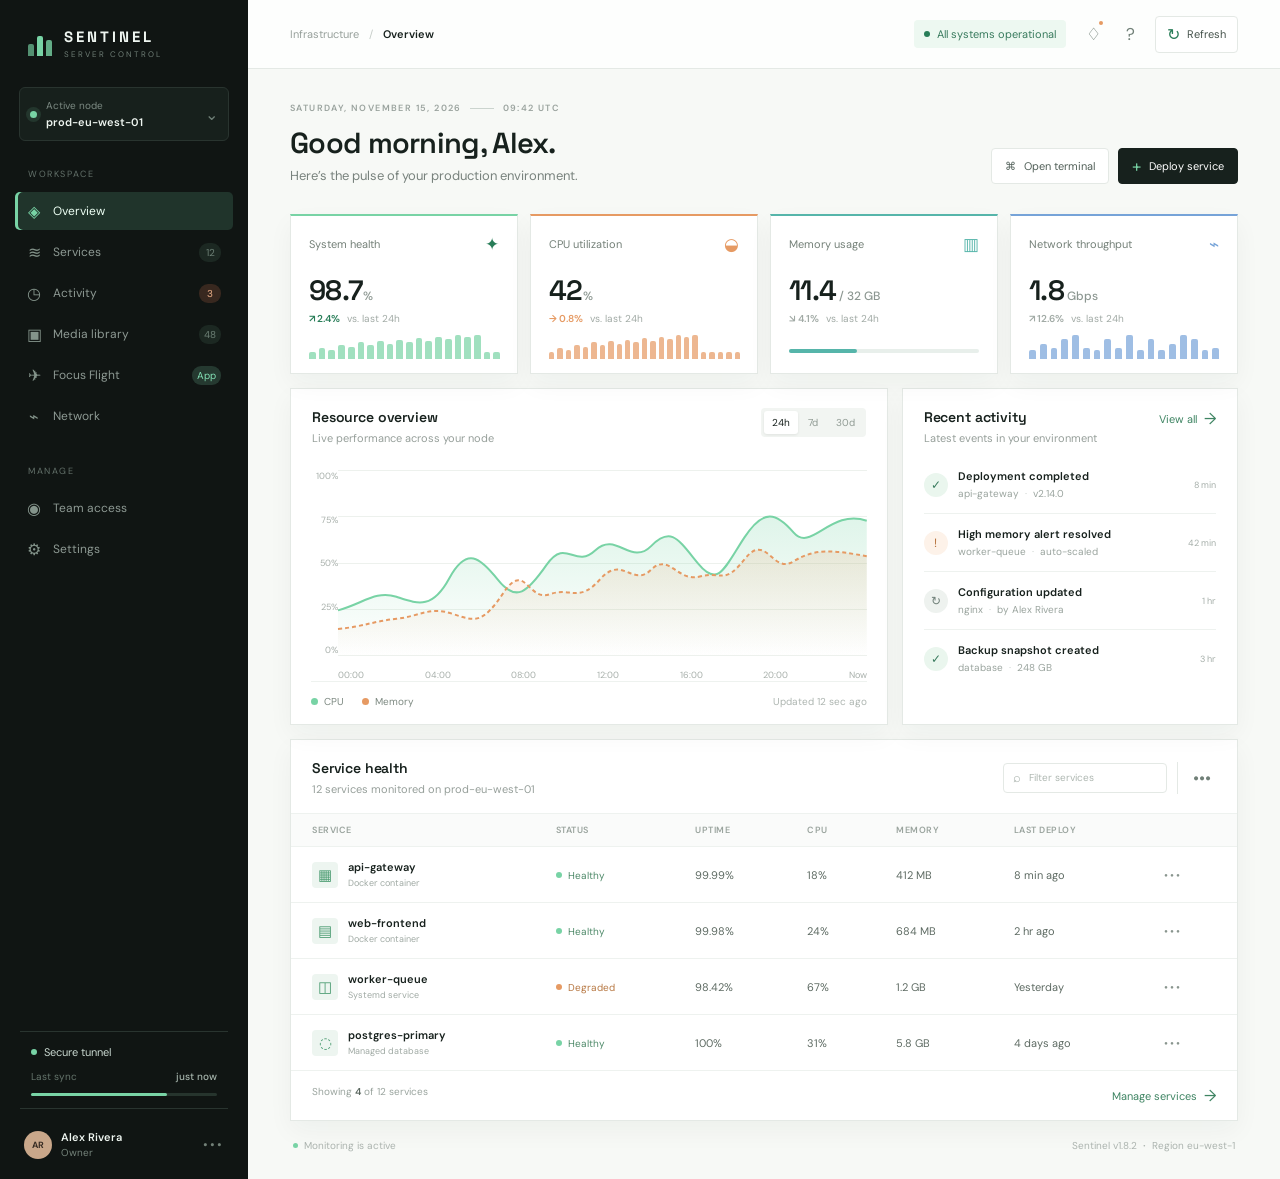
<file: index.html>
<!doctype html>
<html lang="en">
<head>
  <meta charset="UTF-8">
  <meta name="viewport" content="width=device-width, initial-scale=1.0">
  <meta name="theme-color" content="#101513">
  <title>Sentinel | Server Control Center</title>
  <link rel="preconnect" href="https://fonts.googleapis.com">
  <link rel="preconnect" href="https://fonts.gstatic.com" crossorigin>
  <link href="https://fonts.googleapis.com/css2?family=DM+Sans:wght@400;500;600;700&family=Space+Grotesk:wght@500;600;700&display=swap" rel="stylesheet">
  <link rel="stylesheet" href="styles.css">
</head>
<body>
  <div class="app-shell">
    <aside class="sidebar">
      <div class="brand-lockup">
        <div class="brand-mark"><span></span><span></span><span></span></div>
        <div>
          <div class="brand-name">SENTINEL</div>
          <div class="brand-caption">SERVER CONTROL</div>
        </div>
      </div>

      <div class="server-picker">
        <div class="server-dot"></div>
        <div class="server-picker-copy">
          <span>Active node</span>
          <strong>prod-eu-west-01</strong>
        </div>
        <span class="chevron">⌄</span>
      </div>

      <nav class="main-nav" aria-label="Main navigation">
        <div class="nav-label">Workspace</div>
        <button class="nav-item active" data-view="overview"><span class="nav-icon">◈</span>Overview</button>
        <button class="nav-item" data-view="services"><span class="nav-icon">≋</span>Services <span class="nav-count">12</span></button>
        <button class="nav-item" data-view="activity"><span class="nav-icon">◷</span>Activity <span class="nav-count alert-count">3</span></button>
        <button class="nav-item" data-view="storage"><span class="nav-icon">▣</span>Media library <span class="nav-count">48</span></button>
        <a class="nav-item" href="/focus-flight/app.html" target="_blank" style="text-decoration:none;display:flex;align-items:center"><span class="nav-icon">✈</span>Focus Flight <span class="nav-count" style="background:rgba(131,224,181,.18);color:#83e0b5">App</span></a>
        <button class="nav-item" data-view="network"><span class="nav-icon">⌁</span>Network</button>
        <div class="nav-label second-label">Manage</div>
        <button class="nav-item" data-view="users"><span class="nav-icon">◉</span>Team access</button>
        <button class="nav-item" data-view="settings"><span class="nav-icon">⚙</span>Settings</button>
      </nav>

      <div class="sidebar-footer">
        <div class="connection-card">
          <div class="connection-header"><span class="pulse"></span> Secure tunnel</div>
          <div class="connection-detail">Last sync <strong id="lastSync">just now</strong></div>
          <div class="connection-bar"><span></span></div>
        </div>
        <div class="profile-row">
          <div class="avatar">AR</div>
          <div class="profile-copy"><strong>Alex Rivera</strong><span>Owner</span></div>
          <span class="profile-menu">•••</span>
        </div>
      </div>
    </aside>

    <main class="main-content">
      <header class="topbar">
        <div class="breadcrumb"><span>Infrastructure</span><b>/</b><strong>Overview</strong></div>
        <div class="top-actions">
          <div class="status-pill"><span class="status-dot"></span>All systems operational</div>
          <button class="icon-button" title="Notifications" aria-label="Notifications"><span class="notification-dot"></span>♢</button>
          <button class="icon-button" title="Help" aria-label="Help">?</button>
          <button class="refresh-button" id="refreshButton"><span class="refresh-icon">↻</span>Refresh</button>
        </div>
      </header>

      <div class="content-wrap">
        <section class="page-heading">
          <div>
            <div class="eyebrow">SATURDAY, NOVEMBER 15, 2026 <span class="eyebrow-line"></span> 09:42 UTC</div>
            <h1>Good morning, Alex.</h1>
            <p>Here’s the pulse of your production environment.</p>
          </div>
          <div class="heading-actions">
            <button class="button secondary-button" id="terminalButton"><span>⌘</span> Open terminal</button>
            <button class="button primary-button" id="deployButton"><span>+</span> Deploy service</button>
          </div>
        </section>

        <section class="media-workspace" id="mediaWorkspace" hidden>
          <div class="media-hero">
            <div>
              <div class="eyebrow">SERVER FILE ACCESS <span class="eyebrow-line"></span> READ / STREAM</div>
              <h1>Media library</h1>
              <p>Browse, preview and stream files stored on prod-eu-west-01.</p>
            </div>
            <div class="media-hero-actions"><button class="button secondary-button" id="uploadButton"><span>↑</span> Upload media</button><button class="button primary-button" id="newFolderButton"><span>+</span> New folder</button></div>
          </div>
          <div class="media-toolbar"><div class="media-breadcrumb"><span class="crumb-home">⌂</span><span>/</span><strong>srv</strong><span>/</span><strong>media</strong><span>/</span><span>all files</span></div><div class="media-toolbar-actions"><div class="search-box"><span>⌕</span><input id="mediaSearch" type="search" placeholder="Search media" aria-label="Search media"></div><button class="media-view active" title="List view">☷</button><button class="media-view" title="Grid view">▦</button></div></div>
          <div class="media-layout">
            <aside class="media-sidebar"><div class="media-sidebar-title">Library</div><button class="media-filter active" data-media-filter="all"><span>◫</span>All files <b>48</b></button><button class="media-filter" data-media-filter="video"><span>▶</span>Video <b>12</b></button><button class="media-filter" data-media-filter="audio"><span>◖</span>Audio <b>18</b></button><button class="media-filter" data-media-filter="image"><span>▧</span>Images <b>18</b></button><div class="storage-meter"><div><span>Storage used</span><strong>246 GB <small>/ 1 TB</small></strong></div><div class="storage-meter-track"><i></i></div><p>24% used · healthy</p></div></aside>
            <div class="media-files"><div class="media-summary"><span id="mediaSummary">48 files</span><span>Sorted by <strong>recently modified</strong>⌄</span></div><div class="media-file-list" id="mediaFileList"><div class="media-file-row" data-media-type="video"><div class="file-thumb video-thumb"><span>▶</span><small>MP4</small></div><div class="file-info"><strong>focus-flight-cabin.mp4</strong><span>/srv/media/flight/ambient <b>·</b> 1.8 GB</span></div><span class="file-modified">Today, 09:14</span><span class="file-access">Stream ready</span><button class="file-action" data-action="Preview focus-flight-cabin.mp4">Preview</button></div><div class="media-file-row" data-media-type="audio"><div class="file-thumb audio-thumb"><span>◖</span><small>MP3</small></div><div class="file-info"><strong>engine-cabin-loop.mp3</strong><span>/srv/media/flight/audio <b>·</b> 84 MB</span></div><span class="file-modified">Today, 08:42</span><span class="file-access">Stream ready</span><button class="file-action" data-action="Play engine-cabin-loop.mp3">Play</button></div><div class="media-file-row" data-media-type="image"><div class="file-thumb image-thumb"><span>▧</span><small>JPG</small></div><div class="file-info"><strong>clouds-over-singapore.jpg</strong><span>/srv/media/flight/images <b>·</b> 12 MB</span></div><span class="file-modified">Yesterday, 21:06</span><span class="file-access">Public preview</span><button class="file-action" data-action="Preview clouds-over-singapore.jpg">Preview</button></div><div class="media-file-row" data-media-type="audio"><div class="file-thumb audio-thumb"><span>◖</span><small>WAV</small></div><div class="file-info"><strong>rain-on-window.wav</strong><span>/srv/media/flight/audio <b>·</b> 236 MB</span></div><span class="file-modified">Nov 14, 18:20</span><span class="file-access">Stream ready</span><button class="file-action" data-action="Play rain-on-window.wav">Play</button></div></div></div>
          </div>
        </section>

        <div id="overviewContent">
        <section class="metric-grid" aria-label="Server metrics">
          <article class="metric-card accent-green">
            <div class="metric-top"><span class="metric-label">System health</span><span class="metric-icon">✦</span></div>
            <div class="metric-value">98.7<span class="metric-unit">%</span></div>
            <div class="metric-foot"><span class="trend positive">↗ 2.4%</span><span>vs. last 24h</span></div>
            <div class="sparkline green-spark"><i></i><i></i><i></i><i></i><i></i><i></i><i></i><i></i><i></i><i></i><i></i><i></i><i></i><i></i><i></i><i></i><i></i><i></i><i></i><i></i></div>
          </article>
          <article class="metric-card accent-orange">
            <div class="metric-top"><span class="metric-label">CPU utilization</span><span class="metric-icon">◒</span></div>
            <div class="metric-value">42<span class="metric-unit">%</span></div>
            <div class="metric-foot"><span class="trend neutral">→ 0.8%</span><span>vs. last 24h</span></div>
            <div class="sparkline orange-spark"><i></i><i></i><i></i><i></i><i></i><i></i><i></i><i></i><i></i><i></i><i></i><i></i><i></i><i></i><i></i><i></i><i></i><i></i><i></i><i></i><i></i><i></i><i></i></div>
          </article>
          <article class="metric-card accent-teal">
            <div class="metric-top"><span class="metric-label">Memory usage</span><span class="metric-icon">▥</span></div>
            <div class="metric-value">11.4<span class="metric-unit"> / 32 GB</span></div>
            <div class="metric-foot"><span class="trend positive">↘ 4.1%</span><span>vs. last 24h</span></div>
            <div class="progress-track"><span style="width: 36%"></span></div>
          </article>
          <article class="metric-card accent-blue">
            <div class="metric-top"><span class="metric-label">Network throughput</span><span class="metric-icon">⌁</span></div>
            <div class="metric-value">1.8<span class="metric-unit"> Gbps</span></div>
            <div class="metric-foot"><span class="trend positive">↗ 12.6%</span><span>vs. last 24h</span></div>
            <div class="network-bars"><i></i><i></i><i></i><i></i><i></i><i></i><i></i><i></i><i></i><i></i><i></i><i></i><i></i><i></i><i></i><i></i><i></i><i></i></div>
          </article>
        </section>

        <section class="dashboard-grid">
          <article class="panel resource-panel">
            <div class="panel-heading"><div><h2>Resource overview</h2><p>Live performance across your node</p></div><div class="segmented-control"><button class="segment active">24h</button><button class="segment">7d</button><button class="segment">30d</button></div></div>
            <div class="chart-wrap">
              <div class="y-axis"><span>100%</span><span>75%</span><span>50%</span><span>25%</span><span>0%</span></div>
              <div class="chart-area">
                <div class="grid-lines"><i></i><i></i><i></i><i></i><i></i></div>
                <svg class="chart-svg" viewBox="0 0 760 220" preserveAspectRatio="none" aria-label="Resource usage chart" role="img"><defs><linearGradient id="fillGreen" x1="0" x2="0" y1="0" y2="1"><stop offset="0" stop-color="#78d3a5" stop-opacity=".24"/><stop offset="1" stop-color="#78d3a5" stop-opacity="0"/></linearGradient><linearGradient id="fillOrange" x1="0" x2="0" y1="0" y2="1"><stop offset="0" stop-color="#e69a63" stop-opacity=".17"/><stop offset="1" stop-color="#e69a63" stop-opacity="0"/></linearGradient></defs><path class="area-green" d="M0 166 C36 158 54 142 84 150 S135 166 160 128 S204 103 230 130 S272 145 300 112 S340 118 370 95 S421 114 450 90 S489 82 518 111 S556 115 584 80 S630 50 655 74 S708 45 760 60 L760 220 L0 220Z"/><path class="area-orange" d="M0 188 C38 185 50 179 84 176 S131 161 164 170 S207 183 238 145 S273 156 304 147 S346 158 377 129 S424 139 450 118 S487 133 520 126 S554 137 585 105 S624 124 655 108 S713 95 760 102 L760 220 L0 220Z"/><path class="line-green" d="M0 166 C36 158 54 142 84 150 S135 166 160 128 S204 103 230 130 S272 145 300 112 S340 118 370 95 S421 114 450 90 S489 82 518 111 S556 115 584 80 S630 50 655 74 S708 45 760 60"/><path class="line-orange" d="M0 188 C38 185 50 179 84 176 S131 161 164 170 S207 183 238 145 S273 156 304 147 S346 158 377 129 S424 139 450 118 S487 133 520 126 S554 137 585 105 S624 124 655 108 S713 95 760 102"/></svg>
                <div class="x-axis"><span>00:00</span><span>04:00</span><span>08:00</span><span>12:00</span><span>16:00</span><span>20:00</span><span>Now</span></div>
              </div>
            </div>
            <div class="chart-legend"><span><i class="legend-dot green"></i>CPU</span><span><i class="legend-dot orange"></i>Memory</span><span class="chart-updated">Updated 12 sec ago</span></div>
          </article>

          <article class="panel events-panel">
            <div class="panel-heading"><div><h2>Recent activity</h2><p>Latest events in your environment</p></div><button class="text-button" data-view="activity">View all <span>→</span></button></div>
            <div class="activity-list">
              <div class="activity-item"><div class="activity-icon success">✓</div><div class="activity-copy"><strong>Deployment completed</strong><span>api-gateway <b>·</b> v2.14.0</span></div><time>8 min</time></div>
              <div class="activity-item"><div class="activity-icon warning">!</div><div class="activity-copy"><strong>High memory alert resolved</strong><span>worker-queue <b>·</b> auto-scaled</span></div><time>42 min</time></div>
              <div class="activity-item"><div class="activity-icon neutral">↻</div><div class="activity-copy"><strong>Configuration updated</strong><span>nginx <b>·</b> by Alex Rivera</span></div><time>1 hr</time></div>
              <div class="activity-item"><div class="activity-icon success">✓</div><div class="activity-copy"><strong>Backup snapshot created</strong><span>database <b>·</b> 248 GB</span></div><time>3 hr</time></div>
            </div>
          </article>
        </section>

        <section class="panel services-panel">
          <div class="panel-heading service-heading"><div><h2>Service health</h2><p>12 services monitored on prod-eu-west-01</p></div><div class="service-actions"><div class="search-box"><span>⌕</span><input id="serviceSearch" type="search" placeholder="Filter services" aria-label="Filter services"></div><button class="icon-button table-button" title="More service actions">•••</button></div></div>
          <div class="table-scroll"><table><thead><tr><th>Service</th><th>Status</th><th>Uptime</th><th>CPU</th><th>Memory</th><th>Last deploy</th><th></th></tr></thead><tbody id="serviceTable"><tr><td><div class="service-name"><span class="service-symbol">▦</span><span><strong>api-gateway</strong><small>Docker container</small></span></div></td><td><span class="table-status healthy"><i></i>Healthy</span></td><td>99.99%</td><td>18%</td><td>412 MB</td><td>8 min ago</td><td><button class="row-menu" aria-label="api-gateway actions">•••</button></td></tr><tr><td><div class="service-name"><span class="service-symbol">▤</span><span><strong>web-frontend</strong><small>Docker container</small></span></div></td><td><span class="table-status healthy"><i></i>Healthy</span></td><td>99.98%</td><td>24%</td><td>684 MB</td><td>2 hr ago</td><td><button class="row-menu" aria-label="web-frontend actions">•••</button></td></tr><tr><td><div class="service-name"><span class="service-symbol">◫</span><span><strong>worker-queue</strong><small>Systemd service</small></span></div></td><td><span class="table-status warning"><i></i>Degraded</span></td><td>98.42%</td><td>67%</td><td>1.2 GB</td><td>Yesterday</td><td><button class="row-menu" aria-label="worker-queue actions">•••</button></td></tr><tr><td><div class="service-name"><span class="service-symbol">◌</span><span><strong>postgres-primary</strong><small>Managed database</small></span></div></td><td><span class="table-status healthy"><i></i>Healthy</span></td><td>100%</td><td>31%</td><td>5.8 GB</td><td>4 days ago</td><td><button class="row-menu" aria-label="postgres-primary actions">•••</button></td></tr></tbody></table></div>
          <div class="table-footer"><span>Showing <strong>4</strong> of 12 services</span><button class="text-button" data-view="services">Manage services <span>→</span></button></div>
        </section>
        <footer class="page-footer"><span><i class="footer-dot"></i> Monitoring is active</span><span>Sentinel v1.8.2 <b>·</b> Region eu-west-1</span></footer>
        </div>
      </div>
    </main>
  </div>
  <div class="toast" id="toast" role="status" aria-live="polite"><span class="toast-icon">✓</span><span id="toastText">Action completed</span></div>
  <script src="app.js"></script>
</body>
</html>
</file>
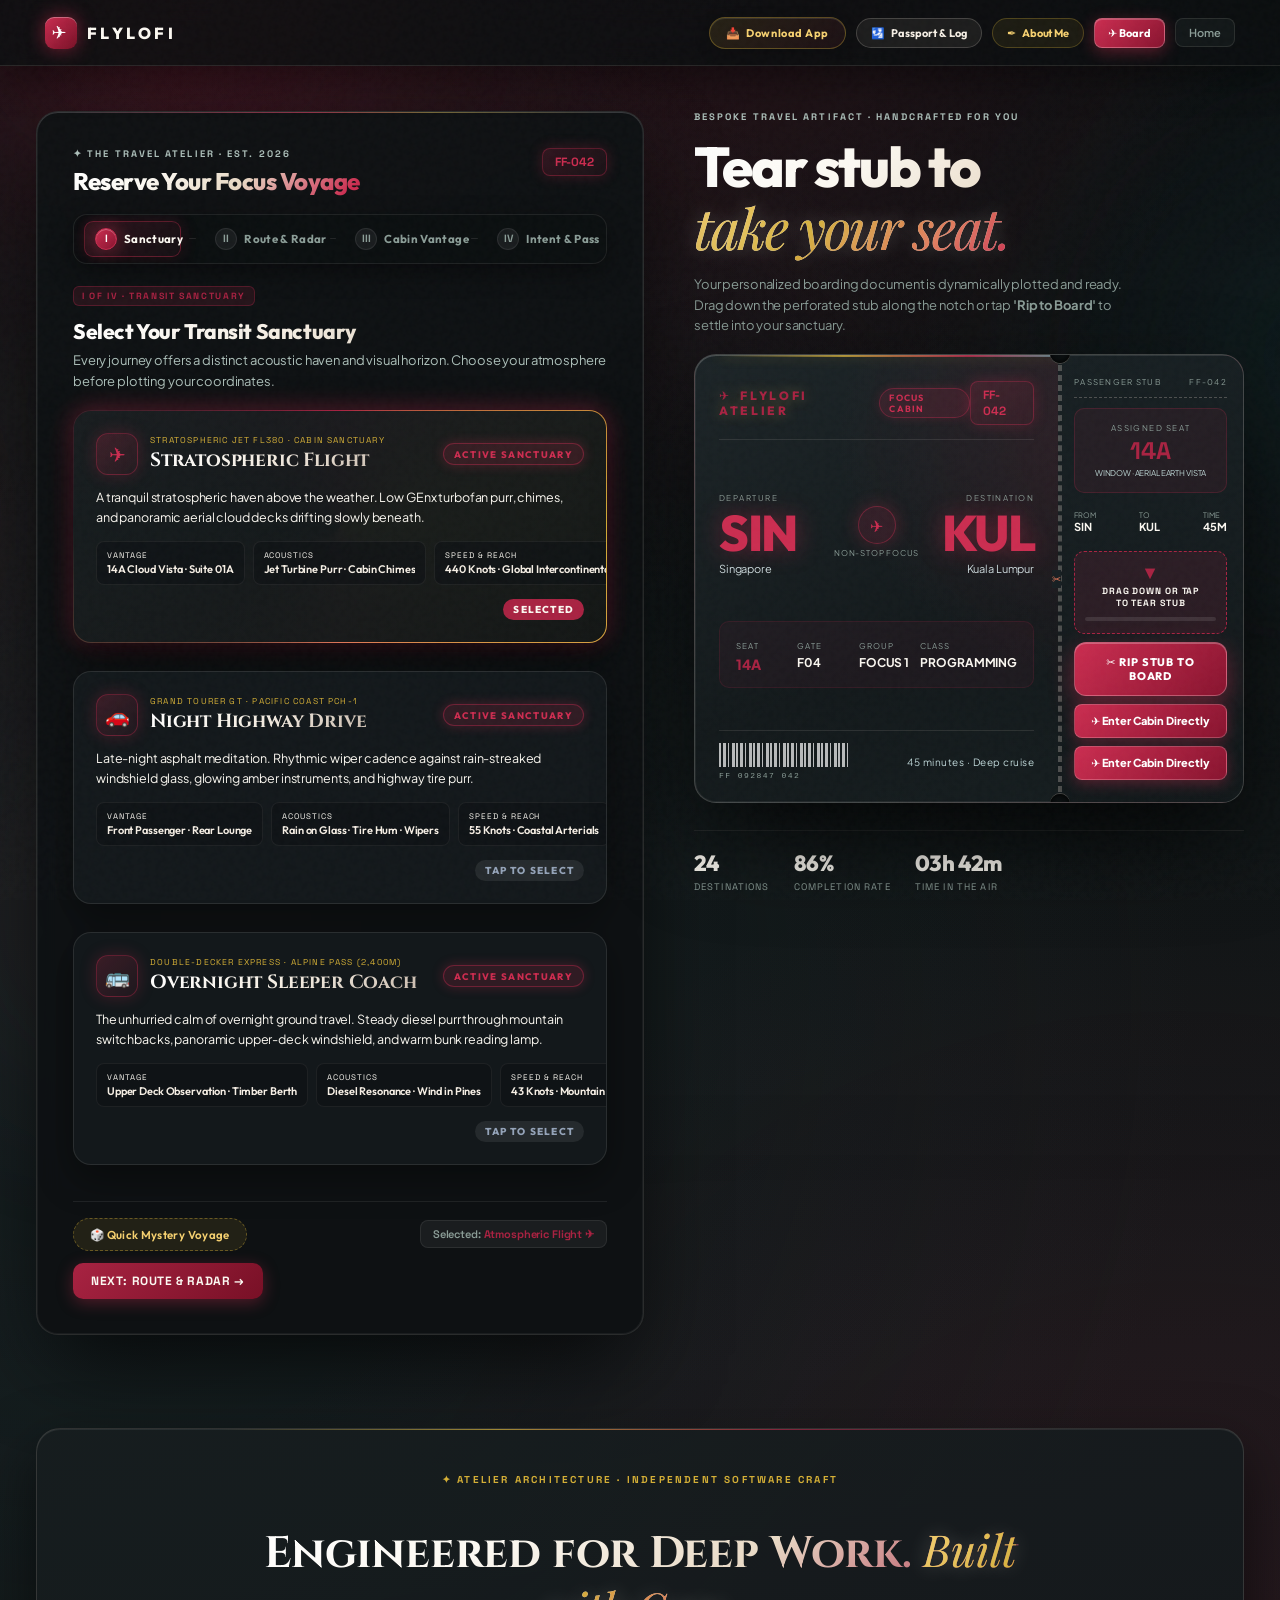
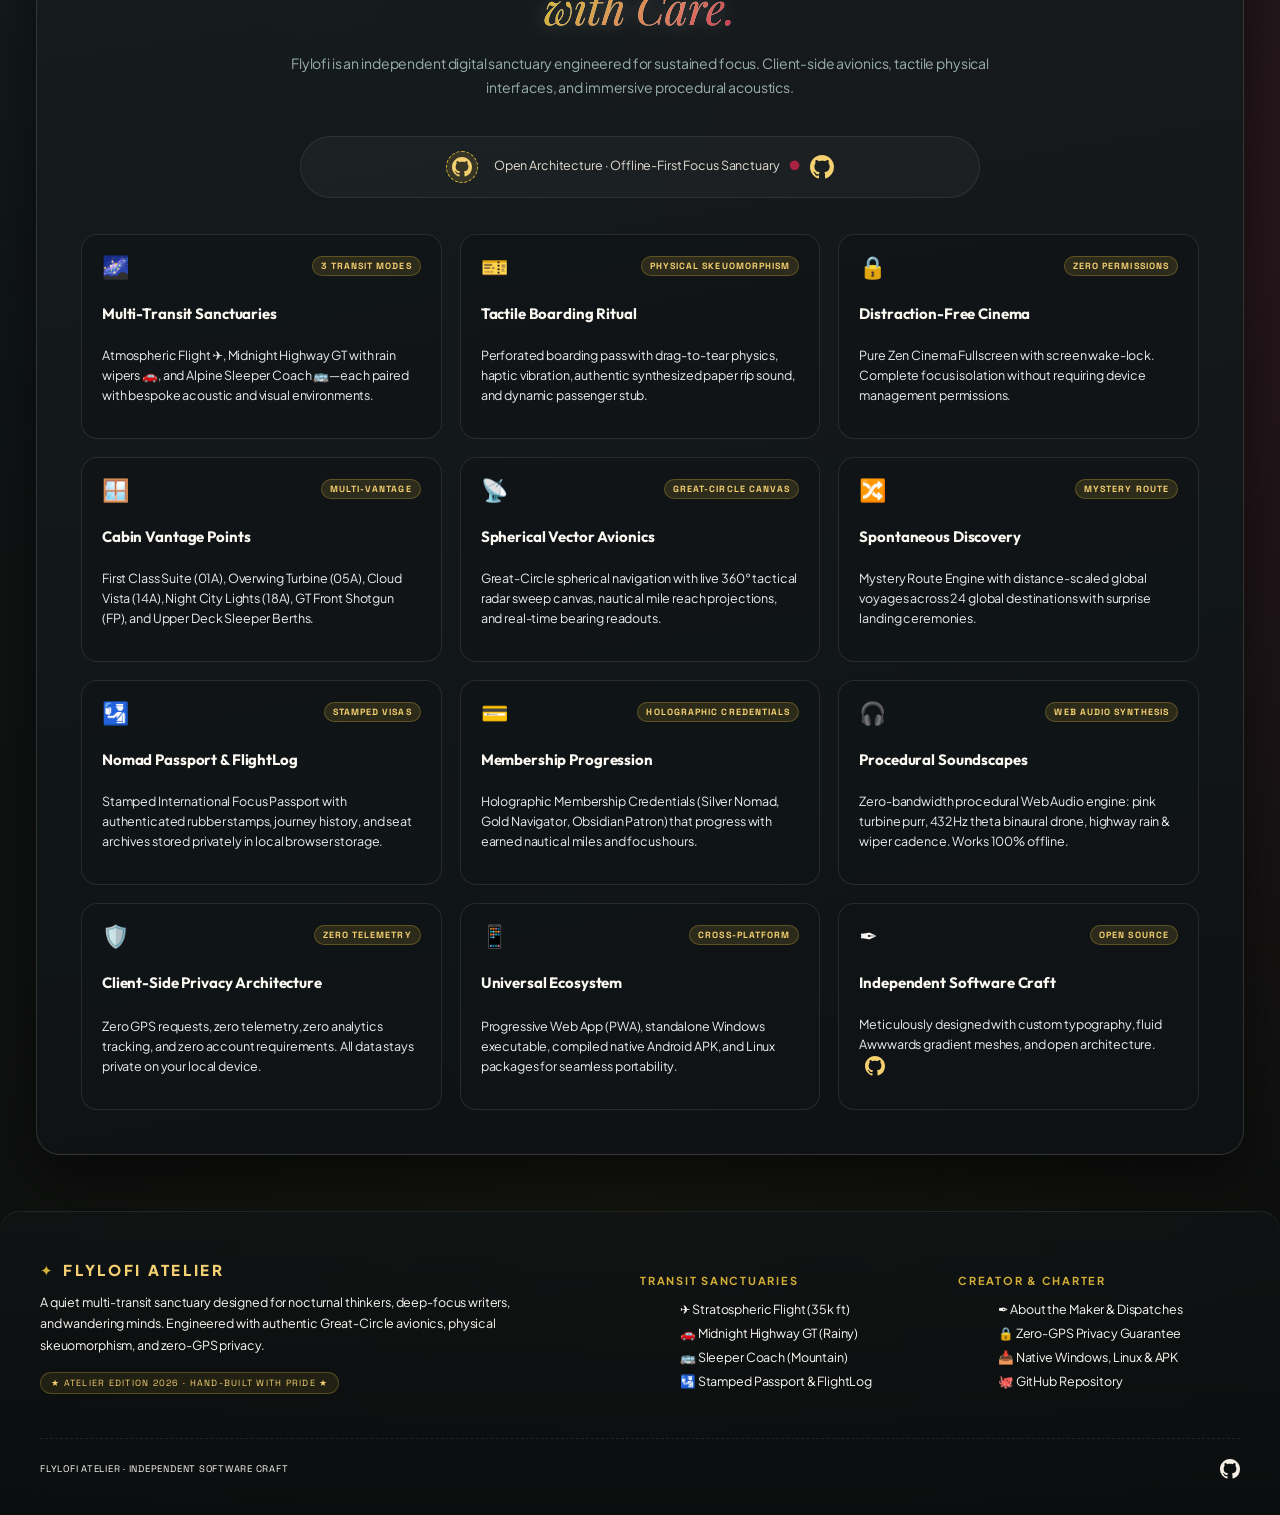
<file: focus-flight/index.html>
<!doctype html>
<html lang="en">
<head>
<meta charset="utf-8">
<meta name="viewport" content="width=device-width,initial-scale=1,viewport-fit=cover">
<meta name="theme-color" content="#101415">
<meta name="mobile-web-app-capable" content="yes">
<meta name="apple-mobile-web-app-capable" content="yes">
<meta name="apple-mobile-web-app-status-bar-style" content="black-translucent">
<title>Flylofi — Focus Flight</title>
<link rel="preconnect" href="https://fonts.googleapis.com">
<link rel="preconnect" href="https://fonts.gstatic.com" crossorigin>
<link href="https://fonts.googleapis.com/css2?family=Cinzel:wght@600;700;800&family=DM+Sans:ital,opsz,wght@0,9..40,100..1000;1,9..40,100..1000&family=Outfit:wght@300;400;500;600;700;800;900&family=Playfair+Display:ital,wght@0,500;0,700;1,400;1,600&family=Plus+Jakarta+Sans:ital,wght@0,300..800;1,300..800&family=Space+Grotesk:wght@400;500;600;700&display=swap" rel="stylesheet">
<link rel="manifest" href="manifest.json">
<link rel="icon" type="image/png" href="icon-192.png">
<style>
:root{
  /* Refined Luxury Palette: Sage Grey, Warm Beige, Rich Burgundy */
  --bg:#101415;
  --panel:#171d1f;
  --panel-soft:#1f2628;
  --line:rgba(214,206,194,.16);
  --muted:#8e9e99;
  --text:#fbf8f1;
  --beige:#f4ede2;
  --beige-muted:#d5cbba;
  --accent:#a82342;
  --accent-bright:#cb2d50;
  --accent-glow:rgba(203,45,80,.45);
  --accent-subtle:rgba(168,35,66,.2);
  --coral:#e07a5f;
  --gold:#d4af37;
  --perf-color:rgba(214,206,194,.28);
}
*{box-sizing:border-box}
html,body{
  margin:0;min-height:100%;
  background:radial-gradient(ellipse at 50% 18%,rgba(52,63,66,.45),transparent 60%),linear-gradient(155deg,#0d1112 0%,#151c1e 52%,#0f1314 100%);
  color:var(--text);font:13px "DM Sans",system-ui,-apple-system,sans-serif;
  -webkit-text-size-adjust:100%;overflow-x:hidden;
}
button,select,input{font:inherit}
button{
  border:1px solid var(--line);border-radius:8px;padding:10px 14px;
  background:rgba(23,29,31,.78);color:var(--text);cursor:pointer;
  touch-action:manipulation;-webkit-tap-highlight-color:rgba(203, 45, 80,.25);
  transition:all .15s ease;
}
button:hover,button:active{border-color:var(--accent);color:var(--accent)}
[hidden]{display:none!important}
.app{min-height:100vh;display:flex;flex-direction:column}

/* Topbar: Unified single top navigation */
.topbar{
  height:60px;padding:0 clamp(14px,3.5vw,50px);display:flex;align-items:center;
  justify-content:space-between;border-bottom:1px solid var(--line);
  background:rgba(19,24,26,.95);backdrop-filter:blur(16px);position:sticky;top:0;z-index:30;
}
.brand{font:700 15px "Space Grotesk",sans-serif;letter-spacing:2px;display:flex;align-items:center}
.brand span{color:var(--accent);margin-right:8px;font-size:18px}

.top-route-pill{
  display:inline-flex;
  align-items:center;
  gap:8px;
  padding:5px 14px;
  border-radius:999px;
  background:rgba(27,34,36,.75);
  border:1px solid rgba(203, 45, 80,.25);
  font:700 11px "Space Grotesk",sans-serif;
  letter-spacing:.06em;
  color:#f5eee4;
}
.route-arrow{color:var(--coral);font-size:12px}
.route-seat{
  background:rgba(203, 45, 80,.18);
  color:var(--accent);
  padding:2px 7px;
  border-radius:5px;
  font-size:10px;
}

.top-actions{display:flex;align-items:center;gap:10px}
.top-actions button{padding:7px 13px;font-size:11px;font-weight:600;color:var(--muted);background:rgba(23,29,31,.7)}
.top-actions button:hover{color:var(--accent);border-color:var(--accent)}

.back-to-ticket-btn{
  background:rgba(203, 45, 80,.18)!important;
  color:var(--accent)!important;
  border-color:rgba(203, 45, 80,.4)!important;
  font-weight:700!important;
}

.view{flex:1;overflow-y:auto}
.home-grid{
  max-width:1240px;margin:auto;padding:clamp(20px,3.5vw,50px) 16px;
  display:grid;grid-template-columns:minmax(0,1.05fr) minmax(0,.95fr);gap:clamp(20px,4vw,50px);align-items:start;
}
.booking-col{min-width:0;max-width:100%}
.eyebrow{font-size:10px;letter-spacing:.2em;color:var(--muted);text-transform:uppercase}
.hero h1,.ticket-copy h1,.landing h1{
  font:700 clamp(30px,4.5vw,56px)/1.08 "Space Grotesk",sans-serif;letter-spacing:-1.5px;
  margin:14px 0 10px;color:var(--text);
}
em{color:var(--coral);font-style:normal}
.hero p,.ticket-copy p{color:var(--muted);line-height:1.6;max-width:440px;font-size:13px}
.stats{display:flex;gap:24px;margin-top:24px}
.stats strong{display:block;font:600 18px "Space Grotesk",sans-serif}
.stats small{color:var(--muted);font-size:9px}

.booking{
  border:1px solid var(--line);border-radius:14px;
  background:linear-gradient(130deg,rgba(255,255,255,.05),transparent 35%),linear-gradient(145deg,#171d1f,#121719 68%,#171d1f);
  box-shadow:0 24px 60px rgba(0,0,0,.35);padding:24px;
}
.card-head{display:flex;justify-content:space-between;align-items:start}
.card-head h2{margin:6px 0 18px;font:700 22px "Space Grotesk",sans-serif;color:var(--text)}
.card-head.clickable{cursor:pointer;user-select:none;-webkit-user-select:none}
.flight-no{
  color:var(--accent);font:700 12px "Space Grotesk",sans-serif;
  background:rgba(203, 45, 80,.12);padding:4px 8px;border-radius:6px;
}
.route-grid{display:grid;grid-template-columns:1fr 24px 1fr;gap:10px;align-items:end}
.route-grid label,legend{color:var(--muted);font-size:10px;letter-spacing:.07em;text-transform:uppercase}
.route-grid select{
  width:100%;margin-top:7px;padding:12px 10px;border-radius:8px;
  border:1px solid var(--line);background:#111617;color:var(--text);outline:0;font-size:13px;cursor:pointer;
}
.arrow{text-align:center;color:var(--coral);font-size:20px;padding-bottom:10px}
.rule{height:1px;background:var(--line);margin:18px 0}
fieldset{border:0;padding:0;margin:0 0 16px}
legend{margin-bottom:10px;font-weight:600}

/* Duration Presets & Custom Timer */
.duration-grid{display:grid;grid-template-columns:repeat(6,1fr);gap:6px}
.dur-btn{
  padding:10px 4px;border-radius:8px;border:1px solid var(--line);
  background:rgba(23,29,31,.78);color:var(--muted);font:700 11px "Space Grotesk",sans-serif;
  cursor:pointer;transition:all .15s ease;text-align:center;
}
.dur-btn:hover{border-color:var(--accent);color:var(--accent);background:rgba(203, 45, 80,.1)}
.dur-btn.active{
  border-color:var(--accent)!important;background:rgba(203, 45, 80,.2)!important;
  color:var(--accent)!important;box-shadow:0 0 14px rgba(203, 45, 80,.25)!important;
}
.custom-timer-box{
  margin-top:10px;padding:10px 14px;border-radius:8px;
  background:rgba(27,34,36,.6);border:1px solid var(--line);
  display:flex;align-items:center;gap:10px;
}
.custom-timer-icon{font-size:16px;color:var(--accent)}
.custom-timer-box label{font-size:10px;color:var(--muted);letter-spacing:.05em;text-transform:uppercase}
.custom-timer-field{display:flex;align-items:center;gap:6px;margin-left:auto}
.timer-step-btn{
  width:28px;height:28px;padding:0;display:grid;place-items:center;
  border-radius:6px;border:1px solid var(--line);background:rgba(23,29,31,.85);
  color:var(--text);font:700 14px "Space Grotesk",sans-serif;cursor:pointer;
}
.timer-step-btn:hover{border-color:var(--accent);color:var(--accent);background:rgba(203, 45, 80,.15)}
.custom-timer-field input{
  width:64px;padding:5px 6px;border-radius:6px;border:1px solid var(--line);
  background:#111617;color:var(--text);font:700 13px "Space Grotesk",sans-serif;text-align:center;
}
.custom-timer-field input:focus{border-color:var(--accent);outline:0;box-shadow:0 0 8px rgba(203, 45, 80,.3)}
.custom-timer-field span{font-size:11px;color:var(--muted);font-weight:600}

.options{display:grid;grid-template-columns:repeat(4,1fr);gap:8px}
.options label{
  position:relative;display:grid;place-items:center;padding:12px 6px;
  border:1px solid var(--line);border-radius:8px;color:var(--muted);
  font-size:11px;font-weight:600;cursor:pointer;touch-action:manipulation;
  -webkit-tap-highlight-color:rgba(203, 45, 80,.2);transition:all .15s;
}
.options label.active,.options label:has(input:checked){
  border-color:var(--accent)!important;background:rgba(203, 45, 80,.16)!important;
  color:var(--accent)!important;box-shadow:0 0 14px rgba(203, 45, 80,.2);
}
.options input{position:absolute;inset:0;width:100%;height:100%;opacity:0;cursor:pointer;margin:0;z-index:2}

/* ==========================================================================
   MULTI-TRANSIT CONFIGURATION & DYNAMICS ENGINE (AIRLINER, GT HIGHWAY, SLEEPER COACH)
   ========================================================================== */
.transit-mode-bar{
  margin-bottom:16px;padding:12px 14px;border-radius:12px;
  background:rgba(23,29,31,.65);border:1px solid var(--line);
  display:flex;align-items:center;justify-content:space-between;gap:12px;flex-wrap:wrap;
}
.transit-mode-label{
  font:700 10px "Space Grotesk",sans-serif;letter-spacing:.12em;
  color:var(--muted);text-transform:uppercase;
}
.transit-mode-pills{display:flex;align-items:center;gap:8px}
.mode-pill{
  display:inline-flex;align-items:center;gap:6px;padding:7px 12px;border-radius:8px;
  border:1px solid var(--line);background:rgba(27,34,36,.75);color:var(--text);
  font:700 11px "Space Grotesk",sans-serif;cursor:pointer;transition:all .15s ease;
}
.mode-pill:hover{border-color:var(--accent);color:var(--accent);transform:translateY(-1px)}
.mode-pill.active{
  border-color:var(--accent)!important;background:rgba(203, 45, 80,.16)!important;
  color:var(--accent)!important;box-shadow:0 0 14px rgba(203, 45, 80,.25);
}
.mode-glyph{font-size:14px}
.mode-status-tag{
  font-size:8px;font-weight:800;letter-spacing:.1em;padding:2px 5px;border-radius:4px;text-transform:uppercase;
}
.mode-status-tag.live{background:var(--accent);color:#0f1415}
.mode-status-tag.soon{background:rgba(239,154,114,.2);color:var(--coral);border:1px solid rgba(239,154,114,.4)}

/* Multi-Transit Roadmap Universe Card */
.future-universe-card{
  margin-top:28px;padding:22px;border-radius:14px;
  background:linear-gradient(135deg,rgba(255,255,255,.03),transparent 45%),linear-gradient(145deg,#141a1c,#121719 68%,#13181a);
  border:1px solid rgba(203, 45, 80,.2);box-shadow:0 20px 50px rgba(0,0,0,.4);
}
.universe-header{margin-bottom:16px}
.universe-badge{
  font:800 9px "Space Grotesk",sans-serif;letter-spacing:.2em;
  color:var(--accent);text-transform:uppercase;margin-bottom:6px;
}
.universe-header h3{
  margin:4px 0 8px;font:700 18px "Space Grotesk",sans-serif;letter-spacing:-.5px;color:var(--text);
}
.universe-header p{
  font-size:11px;line-height:1.6;color:var(--muted);margin:0;max-width:540px;
}
.transit-cards-grid{
  display:grid;grid-template-columns:repeat(3,1fr);gap:12px;margin-top:14px;
}
@media(max-width:700px){
  .transit-cards-grid{grid-template-columns:1fr;gap:10px}
}
.transit-card{
  padding:14px 12px;border-radius:10px;border:1px solid var(--line);
  background:rgba(27,34,36,.55);display:flex;flex-direction:column;justify-content:space-between;
  transition:all .2s ease;
}
.transit-card.live-card{border-color:rgba(203, 45, 80,.35);background:rgba(203, 45, 80,.05)}
.transit-card.upcoming-card:hover{border-color:var(--coral);transform:translateY(-2px)}
.transit-card-top{display:flex;justify-content:space-between;align-items:center;margin-bottom:8px}
.transit-card-icon{font-size:20px}
.transit-card-status{font:800 8px "Space Grotesk",sans-serif;letter-spacing:.12em;padding:2px 6px;border-radius:4px}
.transit-card-status.active{background:rgba(203, 45, 80,.2);color:var(--accent);border:1px solid rgba(203, 45, 80,.4)}
.transit-card-status.upcoming{background:rgba(239,154,114,.15);color:var(--coral);border:1px solid rgba(239,154,114,.3)}
.transit-card h4{margin:4px 0 6px;font:700 12px "Space Grotesk",sans-serif;color:var(--text)}
.transit-card p{font-size:10px;line-height:1.5;color:var(--muted);margin:0 0 10px;flex:1}
.transit-card-perk{font:700 9px "Space Grotesk",sans-serif;color:var(--accent);margin-top:auto}
.transit-peek-btn{
  width:100%;padding:7px 10px;border-radius:6px;border:1px solid rgba(239,154,114,.4);
  background:rgba(239,154,114,.1);color:var(--coral);font:700 10px "Space Grotesk",sans-serif;
  cursor:pointer;transition:all .15s ease;margin-top:auto;
}
.transit-peek-btn:hover{background:rgba(239,154,114,.25);color:#fff}

/* Interactive Transit Preview Modal */
.transit-modal-overlay{
  position:fixed;inset:0;background:rgba(15,19,20,.82);backdrop-filter:blur(14px);
  z-index:90;display:flex;align-items:center;justify-content:center;padding:16px;
  animation:fadeIn .2s ease;
}
@keyframes fadeIn{from{opacity:0}to{opacity:1}}
.transit-modal{
  width:100%;max-width:540px;background:#13181a;border:1px solid rgba(214, 206, 194,.25);
  border-radius:18px;box-shadow:0 30px 90px rgba(0,0,0,.65);overflow:hidden;
  animation:scaleUp .25s cubic-bezier(0.18, 0.89, 0.32, 1.28);
}
@keyframes scaleUp{from{transform:scale(.94);opacity:0}to{transform:scale(1);opacity:1}}
.transit-modal-top{
  padding:16px 20px 14px;background:rgba(27,34,36,.7);border-bottom:1px solid var(--line);
  display:flex;justify-content:space-between;align-items:center;
}
.modal-tabs{display:flex;gap:8px}
.modal-tab-btn{
  padding:7px 14px;border-radius:8px;border:1px solid var(--line);
  background:rgba(23,29,31,.6);color:var(--muted);font:700 11px "Space Grotesk",sans-serif;cursor:pointer;
}
.modal-tab-btn.active{border-color:var(--accent);color:var(--accent);background:rgba(203, 45, 80,.12)}
.modal-close-icon{
  width:30px;height:30px;border-radius:50%;border:1px solid var(--line);
  background:transparent;color:var(--muted);font-size:16px;line-height:1;cursor:pointer;
  display:grid;place-items:center;
}
.modal-close-icon:hover{color:#fff;border-color:#fff}
.transit-modal-body{padding:22px 20px;max-height:75vh;overflow-y:auto}
.modal-hero-badge{
  font:800 9px "Space Grotesk",sans-serif;letter-spacing:.18em;
  color:var(--coral);text-transform:uppercase;margin-bottom:6px;
}
.modal-title{font:700 22px "Space Grotesk",sans-serif;color:var(--text);margin:0 0 8px}
.modal-desc{font-size:12px;line-height:1.6;color:var(--muted);margin-bottom:18px}
.modal-features-list{display:flex;flex-direction:column;gap:12px;margin-bottom:20px}
.modal-feat-item{
  display:flex;gap:12px;padding:12px;border-radius:10px;
  background:rgba(27,34,36,.5);border:1px solid rgba(214, 206, 194,.1);
}
.modal-feat-icon{font-size:20px;flex-shrink:0}
.modal-feat-text strong{display:block;font:700 12px "Space Grotesk",sans-serif;color:var(--text)}
.modal-feat-text p{margin:2px 0 0;font-size:10px;line-height:1.5;color:var(--muted)}
.modal-actions-box{
  display:flex;flex-direction:column;gap:10px;padding-top:14px;border-top:1px solid var(--line);
}
.modal-sound-btn{
  width:100%;padding:12px 14px;border-radius:10px;border:1px solid rgba(203, 45, 80,.3);
  background:rgba(203, 45, 80,.08);color:var(--accent);font:700 12px "Space Grotesk",sans-serif;
  cursor:pointer;display:flex;align-items:center;justify-content:center;gap:8px;
}
.modal-sound-btn.playing{background:var(--accent);color:#0f1415}
.modal-vote-btn{
  width:100%;padding:12px 14px;border-radius:10px;border:none;
  background:linear-gradient(135deg,var(--coral),#d87346);color:#fff;font:800 12px "Space Grotesk",sans-serif;
  letter-spacing:.04em;cursor:pointer;box-shadow:0 6px 20px rgba(239,154,114,.35);
}
.modal-vote-btn.voted{background:rgba(203, 45, 80,.2);color:var(--accent);border:1px solid var(--accent);box-shadow:none}

/* ==========================================================================
   AUTHENTIC AIRLINE CABIN SEAT MAP
   ========================================================================== */
.aircraft-fuselage{
  position:relative;background:linear-gradient(180deg,#13181a 0%,#101415 100%);
  border:2px solid rgba(203, 45, 80,.25);border-radius:90px 90px 24px 24px;
  padding:22px 14px 16px;margin-top:10px;
  box-shadow:0 16px 40px rgba(0,0,0,.5),inset 0 0 30px rgba(0,0,0,.4);
}
.cockpit-nose{
  text-align:center;font:700 9px "Space Grotesk",sans-serif;letter-spacing:.22em;
  color:var(--accent);padding-bottom:10px;border-bottom:1px dashed rgba(203, 45, 80,.2);
  margin-bottom:14px;text-transform:uppercase;
}
.wings-indicator{
  position:absolute;top:48%;left:-20px;right:-20px;display:flex;
  justify-content:space-between;pointer-events:none;font:700 8px "Space Grotesk",sans-serif;
  letter-spacing:.14em;color:rgba(239,154,114,.85);text-transform:uppercase;
}
.wing-tag{
  background:rgba(25,32,34,.95);padding:4px 8px;border:1px solid rgba(239,154,114,.35);
  border-radius:6px;box-shadow:0 4px 12px rgba(0,0,0,.5);
}
.cabin-section-label{
  font:700 8px "Space Grotesk",sans-serif;letter-spacing:.16em;color:var(--muted);
  text-transform:uppercase;margin:10px 0 6px;text-align:center;
}
.exit-row-divider{
  display:flex;align-items:center;justify-content:space-between;
  padding:4px 14px;margin:8px 0;font:700 8px "Space Grotesk",sans-serif;
  letter-spacing:.14em;color:var(--coral);background:rgba(239,154,114,.08);
  border-radius:6px;text-transform:uppercase;
}
.seat-row{display:flex;align-items:center;justify-content:center;gap:6px;margin-bottom:6px}
.row-num{font-size:8px;font-family:monospace;color:var(--muted);width:16px;text-align:center}
.cabin-aisle{width:16px}
.seat-btn{
  position:relative;width:34px;height:34px;padding:0;border-radius:7px;
  border:1px solid rgba(214, 206, 194,.2);background:rgba(27,34,36,.85);color:#d1e1df;
  font:700 10px "Space Grotesk",sans-serif;display:flex;flex-direction:column;
  align-items:center;justify-content:center;cursor:pointer;transition:all .15s ease;user-select:none;
}
.seat-btn:hover:not(:disabled){
  border-color:var(--accent);background:rgba(203, 45, 80,.18);color:var(--accent);transform:scale(1.06);
}
.seat-btn.selected{
  border-color:var(--accent)!important;background:var(--accent)!important;
  color:#0f1415!important;font-weight:800!important;box-shadow:0 0 16px rgba(203, 45, 80,.6)!important;
  transform:scale(1.08);
}
.seat-btn:disabled,.seat-btn.occupied{
  opacity:.28;cursor:not-allowed;background:rgba(20,25,27,.5);border-color:rgba(255,255,255,.05);color:#60757d;
}
.seat-btn.window-seat::before{content:'🪟';position:absolute;top:-5px;font-size:7px;opacity:.85}
.seat-map-legend{
  display:flex;justify-content:center;align-items:center;gap:14px;
  margin-top:14px;padding-top:10px;border-top:1px dashed rgba(203, 45, 80,.2);
  font-size:9px;color:var(--muted);
}
.legend-box{width:10px;height:10px;border-radius:3px;display:inline-block;vertical-align:middle;margin-right:4px}
.legend-box.selected{background:var(--accent)}
.legend-box.available{border:1px solid rgba(214, 206, 194,.3);background:rgba(27,34,36,.85)}
.legend-box.occupied{background:rgba(20,25,27,.5);opacity:.4}

/* Selected Seat Badge & Live Preview */
.selected-seat-info-card{
  margin-top:12px;padding:10px 14px;border-radius:10px;
  background:rgba(203, 45, 80,.08);border:1px solid rgba(203, 45, 80,.25);
  display:flex;align-items:center;justify-content:space-between;gap:12px;
}
.seat-info-left strong{display:block;font:700 13px "Space Grotesk",sans-serif;color:var(--accent)}
.seat-info-left small{font-size:9px;color:#bed7d5}
.seat-preview-thumb{width:54px;height:38px;border-radius:6px;object-fit:cover;border:1px solid rgba(203, 45, 80,.3)}

/* ==========================================================================
   PHYSICAL MOTION-TEAR BOARDING PASS
   ========================================================================== */
.ticket-wrapper{perspective:1200px;width:100%}
.boarding-pass-card{
  position:relative;display:grid;grid-template-columns:1fr 180px;
  border:1px solid rgba(214, 206, 194,.28);border-radius:16px;
  background:linear-gradient(135deg,rgba(255,255,255,.04),transparent 45%),linear-gradient(145deg,#1c2427,#161e20 72%,#192123);
  box-shadow:0 30px 80px rgba(0,0,0,.45);overflow:visible;user-select:none;
}
.pass-main{
  position:relative;padding:26px 24px 22px;display:flex;flex-direction:column;
  justify-content:space-between;border-top-left-radius:16px;border-bottom-left-radius:16px;overflow:hidden;
}
.pass-header{display:flex;align-items:center;justify-content:space-between;padding-bottom:14px;border-bottom:1px solid var(--line)}
.pass-brand{font:700 11px "Space Grotesk",sans-serif;letter-spacing:.18em;color:#cbe0e0}
.pass-brand span{color:var(--accent);margin-right:4px}
.pass-type-badge{
  font-size:9px;letter-spacing:.12em;text-transform:uppercase;color:var(--accent);
  background:rgba(203, 45, 80,.12);border:1px solid rgba(203, 45, 80,.25);padding:3px 9px;border-radius:999px;font-weight:700;
}
.pass-route{display:grid;grid-template-columns:1fr auto 1fr;align-items:center;gap:16px;margin:22px 0 18px}
.route-node small{color:var(--muted);font-size:8px;letter-spacing:.18em;text-transform:uppercase}
.route-node strong{display:block;font:700 clamp(32px,4.5vw,46px) "Space Grotesk",sans-serif;color:var(--accent);line-height:1;margin:4px 0 2px}
.route-node span{color:#ccd9dc;font-size:11px}
.route-node.dest{text-align:right}
.route-mid-plane{text-align:center;color:var(--coral);display:flex;flex-direction:column;align-items:center;gap:4px}
.route-mid-plane .plane-glyph{font-size:20px}
.route-mid-plane small{font-size:8px;letter-spacing:.1em;color:var(--muted)}

.pass-meta-grid{
  display:grid;grid-template-columns:repeat(4,1fr);gap:10px;padding:14px 16px;
  border-radius:10px;background:rgba(203, 45, 80,.06);border:1px solid rgba(203, 45, 80,.12);margin-bottom:16px;
}
.pass-meta-grid small{color:var(--muted);font-size:8px;letter-spacing:.12em;text-transform:uppercase}
.pass-meta-grid strong{display:block;margin-top:3px;font-size:12px;color:var(--text)}
.pass-meta-grid strong.seat-highlight{color:var(--accent);font-size:14px;font-weight:800}

.pass-bottom{display:flex;align-items:center;justify-content:space-between;padding-top:12px;border-top:1px solid var(--line);gap:14px}
.barcode-box{display:flex;flex-direction:column;gap:4px}
.barcode-bars{
  width:130px;height:24px;
  background:repeating-linear-gradient(90deg,#fff 0,#fff 2px,transparent 2px,transparent 4px,#fff 4px,#fff 7px,transparent 7px,transparent 9px,#fff 9px,#fff 10px,transparent 10px,transparent 13px,#fff 13px,#fff 16px,transparent 16px,transparent 17px);
  opacity:.7;
}
.barcode-text{font-size:8px;letter-spacing:.18em;color:var(--muted);font-family:monospace}
.pass-duration-pill{font-size:10px;color:#bed6d7;letter-spacing:.05em}

/* Perforation Divider */
.perforation-divider{position:absolute;right:179px;top:0;bottom:0;width:2px;z-index:3;pointer-events:none}
.perf-notch{position:absolute;left:-10px;width:20px;height:20px;border-radius:50%;background:#101415;border:1px solid rgba(214, 206, 194,.28);box-shadow:inset 0 0 6px rgba(0,0,0,.6);z-index:4}
.perf-notch.top{top:-11px}
.perf-notch.bottom{bottom:-11px}
.perf-dashed-line{position:absolute;top:10px;bottom:10px;left:0;width:1px;border-left:2px dashed var(--perf-color);transition:border-color .2s}
.perf-scissors{position:absolute;top:50%;left:-8px;transform:translateY(-50%);background:#182023;color:var(--coral);font-size:11px;padding:2px 0}

/* Tearable Boarding Stub */
.pass-stub-tearable{
  position:relative;z-index:2;display:flex;flex-direction:column;justify-content:space-between;
  padding:22px 16px;background:rgba(255,255,255,.025);border-top-right-radius:16px;border-bottom-right-radius:16px;
  touch-action:none;user-select:none;-webkit-user-select:none;cursor:grab;transform-origin:top left;transition:box-shadow .2s ease;
}
.pass-stub-tearable:active{cursor:grabbing}
.pass-stub-tearable.tearing{box-shadow:-6px 8px 30px rgba(0,0,0,.6)}
.pass-stub-tearable.torn-off{animation:stubRipDrop 0.65s cubic-bezier(0.22, 1, 0.36, 1) forwards;pointer-events:none}
@keyframes stubRipDrop{
  0%{transform:translate(0, 30px) rotate(4deg);opacity:1}
  40%{transform:translate(28px, 120px) rotate(18deg);opacity:.85}
  100%{transform:translate(65px, 320px) rotate(45deg);opacity:0}
}
.stub-header{display:flex;justify-content:space-between;align-items:center;font-size:8px;letter-spacing:.16em;color:var(--muted);text-transform:uppercase;padding-bottom:10px;border-bottom:1px dashed var(--perf-color)}
.stub-seat-box{text-align:center;padding:14px 8px;background:rgba(203, 45, 80,.08);border:1px solid rgba(203, 45, 80,.2);border-radius:10px;margin:10px 0}
.stub-seat-label{font-size:8px;letter-spacing:.18em;color:var(--muted);text-transform:uppercase;display:block}
.stub-seat-num{font:800 24px "Space Grotesk",sans-serif;color:var(--accent);display:block;margin-top:2px}
.stub-seat-desc{font-size:8px;color:#bed7d5;display:block;margin-top:2px}
.stub-flight-details{display:flex;justify-content:space-between;font-size:9px;color:var(--muted);padding:6px 0}
.stub-flight-details strong{color:var(--text);display:block;font-size:11px}

.stub-motion-handle{
  position:relative;margin-top:12px;padding:12px 10px;border:1px dashed var(--accent);
  background:rgba(203, 45, 80,.12);border-radius:10px;text-align:center;cursor:grab;transition:background .2s,border-color .2s;
}
.stub-motion-handle:hover{background:rgba(203, 45, 80,.18)}
.handle-arrow{font-size:14px;color:var(--accent);animation:pulseDown 1.4s ease-in-out infinite}
@keyframes pulseDown{0%,100%{transform:translateY(0)}50%{transform:translateY(4px)}}
.handle-text{font:700 9px "Space Grotesk",sans-serif;letter-spacing:.1em;color:var(--text);margin-top:4px;text-transform:uppercase;line-height:1.3}
.tear-progress-track{margin-top:8px;height:4px;background:rgba(255,255,255,.1);border-radius:99px;overflow:hidden}
.tear-progress-fill{width:0%;height:100%;background:linear-gradient(90deg,var(--accent),var(--coral));transition:width .05s linear}

.quick-rip-button{
  width:100%;margin-top:8px;padding:8px 6px;font-size:10px;font-weight:700;letter-spacing:.05em;
  border-radius:8px;border:1px solid rgba(203, 45, 80,.3);background:rgba(21,27,29,.9);color:var(--accent);cursor:pointer;
}
.quick-rip-button:hover{background:rgba(203, 45, 80,.2)}

.boarded-stamp{
  position:absolute;right:32px;top:50%;transform:translateY(-50%) rotate(-14deg) scale(0);
  padding:14px 22px;border:3px solid var(--accent);border-radius:12px;color:var(--accent);
  font:900 20px "Space Grotesk",sans-serif;letter-spacing:.18em;text-align:center;pointer-events:none;
  background:rgba(7,28,20,.85);box-shadow:0 0 35px rgba(203, 45, 80,.4);opacity:0;
  transition:all .28s cubic-bezier(0.18, 0.89, 0.32, 1.28);z-index:5;
}
.boarded-stamp.stamped{opacity:1;transform:translateY(-50%) rotate(-14deg) scale(1)}
.boarded-stamp small{display:block;font-size:8px;letter-spacing:.2em;margin-top:4px;color:#9ff5ca}

/* Cruise View Container: Clean, zero-overlap iframe fill */
.cruise-view{position:fixed;inset:60px 0 0;background:#101415;z-index:20}
.cruise-view iframe{width:100%;height:100%;border:0}

/* Landing / Passport Stamp Screen */
.landing{min-height:calc(100vh - 60px);display:grid;place-items:center;text-align:center;padding:30px}
.passport-stamp{
  margin:20px auto 24px;width:160px;height:160px;border:3px dashed var(--accent);border-radius:50%;
  display:flex;flex-direction:column;align-items:center;justify-content:center;color:var(--accent);
  background:rgba(203, 45, 80,.06);transform:rotate(-8deg);box-shadow:0 0 40px rgba(203, 45, 80,.15);
}
.passport-stamp-star{font-size:22px}
.passport-stamp-text{font:800 11px "Space Grotesk",sans-serif;letter-spacing:.2em;margin:4px 0}
.passport-stamp-city{font:700 16px "Space Grotesk",sans-serif;letter-spacing:.1em;color:#fff}
.passport-stamp-date{font-size:8px;letter-spacing:.15em;color:var(--muted);margin-top:4px}

/* Multi-Transit Chassis Maps */
.fuselage-wrapper[hidden] { display: none !important; }

/* Car Cabin Chassis */
.car-chassis-map {
  position: relative;
  background: linear-gradient(180deg, #141a1c 0%, #101415 100%);
  border: 2px solid rgba(203, 45, 80, 0.25);
  border-radius: 46px 46px 28px 28px;
  padding: 24px 18px 20px;
  margin-top: 10px;
  box-shadow: 0 16px 40px rgba(0,0,0,0.5), inset 0 0 30px rgba(0,0,0,0.4);
}
.car-windshield-nose {
  text-align: center;
  font: 700 10px "Space Grotesk", sans-serif;
  letter-spacing: 0.18em;
  color: var(--accent);
  padding: 6px 12px;
  background: rgba(203, 45, 80, 0.08);
  border: 1px solid rgba(203, 45, 80, 0.25);
  border-radius: 20px 20px 6px 6px;
  margin-bottom: 16px;
  text-transform: uppercase;
}
.car-cabin-grid {
  display: flex;
  flex-direction: column;
  gap: 14px;
  max-width: 320px;
  margin: 0 auto;
}
.car-cabin-row {
  display: flex;
  justify-content: space-around;
  align-items: center;
  gap: 16px;
}
.car-center-console {
  width: 44px;
  height: 44px;
  background: rgba(27, 34, 36, 0.65);
  border: 1px solid rgba(255, 255, 255, 0.08);
  border-radius: 8px;
  display: flex;
  flex-direction: column;
  align-items: center;
  justify-content: center;
  font-size: 7.5px;
  color: #728d94;
  letter-spacing: 0.06em;
  text-align: center;
}
.seat-btn.locked {
  background: rgba(28, 35, 37, 0.6) !important;
  border-color: rgba(255, 255, 255, 0.08) !important;
  color: #8e9e99 !important;
  cursor: not-allowed !important;
  opacity: 0.65;
  box-shadow: none !important;
}
.seat-btn.locked:hover {
  border-color: rgba(255, 100, 100, 0.35) !important;
  color: #ff9999 !important;
}

/* Bus Cabin Chassis */
.bus-chassis-map {
  position: relative;
  background: linear-gradient(180deg, #141a1c 0%, #101415 100%);
  border: 2px solid rgba(203, 45, 80, 0.25);
  border-radius: 28px 28px 22px 22px;
  padding: 22px 14px 18px;
  margin-top: 10px;
  box-shadow: 0 16px 40px rgba(0,0,0,0.5), inset 0 0 30px rgba(0,0,0,0.4);
}
.bus-cab-nose {
  text-align: center;
  font: 700 10px "Space Grotesk", sans-serif;
  letter-spacing: 0.18em;
  color: var(--accent);
  padding: 6px 12px;
  background: rgba(203, 45, 80, 0.08);
  border: 1px solid rgba(203, 45, 80, 0.25);
  border-radius: 12px;
  margin-bottom: 14px;
  text-transform: uppercase;
}
.mode-status-tag.glimpse {
  background: rgba(203, 45, 80, 0.15);
  color: var(--accent);
  border: 1px solid rgba(203, 45, 80, 0.3);
}

/* Platforms Banner & Downloads Hub */
.download-trigger-btn {
  display: inline-flex;
  align-items: center;
  gap: 6px;
  padding: 6px 12px;
  border-radius: 999px;
  background: rgba(203, 45, 80, 0.15);
  border: 1px solid rgba(203, 45, 80, 0.35);
  color: var(--accent);
  font: 700 11px "Space Grotesk", sans-serif;
  letter-spacing: 0.05em;
  cursor: pointer;
  transition: all 0.2s ease;
}
.download-trigger-btn:hover {
  background: rgba(203, 45, 80, 0.25);
  border-color: var(--accent);
  box-shadow: 0 0 14px rgba(203, 45, 80, 0.35);
  transform: translateY(-1px);
}

.platforms-banner {
  margin-bottom: 14px;
  padding: 10px 14px;
  border-radius: 14px;
  background: rgba(20, 25, 27, 0.65);
  border: 1px solid rgba(214, 206, 194, 0.12);
  display: flex;
  align-items: center;
  justify-content: space-between;
  flex-wrap: wrap;
  gap: 10px;
}
.platforms-title {
  display: flex;
  align-items: center;
  gap: 8px;
  font: 700 10px "Space Grotesk", sans-serif;
  letter-spacing: 0.14em;
  color: var(--muted);
  text-transform: uppercase;
}
.platform-dot {
  width: 6px;
  height: 6px;
  border-radius: 50%;
  background: var(--accent);
  box-shadow: 0 0 8px var(--accent);
}
.platform-chips {
  display: flex;
  align-items: center;
  gap: 8px;
  flex-wrap: wrap;
}
.platform-chip {
  display: inline-flex;
  align-items: center;
  gap: 6px;
  padding: 5px 10px;
  border-radius: 8px;
  background: rgba(23, 29, 31, 0.85);
  border: 1px solid rgba(214, 206, 194, 0.18);
  color: var(--text);
  font: 600 11px "Space Grotesk", sans-serif;
  text-decoration: none;
  cursor: pointer;
  transition: all 0.2s ease;
}
.platform-chip:hover {
  border-color: var(--accent);
  background: rgba(203, 45, 80, 0.14);
  color: var(--accent);
  transform: translateY(-1px);
}
.platform-chip .p-icon {
  font-size: 13px;
}
.platform-chip .p-name {
  font-weight: 600;
}
.platform-chip .p-tag {
  font-size: 9px;
  font-weight: 800;
  padding: 1px 5px;
  border-radius: 4px;
  background: rgba(255, 255, 255, 0.08);
  color: var(--muted);
  letter-spacing: 0.06em;
}
.platform-chip:hover .p-tag {
  background: rgba(203, 45, 80, 0.25);
  color: var(--accent);
}

/* Download Modal */
.download-modal-backdrop {
  position: fixed;
  inset: 0;
  z-index: 1000;
  background: rgba(14, 18, 19, 0.8);
  backdrop-filter: blur(12px);
  -webkit-backdrop-filter: blur(12px);
  display: grid;
  place-items: center;
  padding: 16px;
  opacity: 0;
  pointer-events: none;
  transition: opacity 0.25s ease;
}
.download-modal-backdrop.open {
  opacity: 1;
  pointer-events: auto;
}
.download-modal-card {
  width: min(560px, 95vw);
  background: #111617;
  border: 1px solid rgba(203, 45, 80, 0.3);
  border-radius: 20px;
  padding: 24px;
  box-shadow: 0 24px 60px rgba(0, 0, 0, 0.7);
  box-sizing: border-box;
}
.download-modal-header {
  display: flex;
  align-items: center;
  justify-content: space-between;
  margin-bottom: 18px;
}
.download-modal-title {
  font: 700 18px "Space Grotesk", sans-serif;
  color: var(--text);
  display: flex;
  align-items: center;
  gap: 10px;
}
.download-modal-close {
  background: transparent;
  border: 0;
  color: var(--muted);
  font-size: 24px;
  cursor: pointer;
  padding: 4px 8px;
  border-radius: 6px;
  line-height: 1;
}
.download-modal-close:hover {
  color: var(--text);
  background: rgba(255, 255, 255, 0.08);
}
.platform-grid {
  display: flex;
  flex-direction: column;
  gap: 14px;
}
.platform-row {
  display: flex;
  align-items: center;
  justify-content: space-between;
  padding: 14px 16px;
  border-radius: 12px;
  background: rgba(25, 32, 34, 0.7);
  border: 1px solid rgba(214, 206, 194, 0.12);
  gap: 12px;
}
.platform-row-info {
  display: flex;
  align-items: center;
  gap: 12px;
}
.platform-row-icon {
  font-size: 26px;
}
.platform-row-text strong {
  display: block;
  font: 700 14px "Space Grotesk", sans-serif;
  color: var(--text);
}
.platform-row-text small {
  color: var(--muted);
  font-size: 11px;
}
.platform-row-actions {
  display: flex;
  align-items: center;
  gap: 8px;
  flex-shrink: 0;
}
.dl-btn {
  padding: 8px 14px;
  border-radius: 8px;
  font: 700 11px "Space Grotesk", sans-serif;
  text-decoration: none;
  display: inline-flex;
  align-items: center;
  gap: 6px;
  cursor: pointer;
  border: 1px solid rgba(203, 45, 80, 0.35);
  background: rgba(203, 45, 80, 0.14);
  color: var(--accent);
  transition: all 0.2s ease;
}
.dl-btn:hover {
  background: var(--accent);
  color: #101415;
  transform: translateY(-1px);
}
.dl-btn.secondary {
  border-color: rgba(214, 206, 194, 0.2);
  background: rgba(255, 255, 255, 0.05);
  color: var(--text);
}
.dl-btn.secondary:hover {
  border-color: var(--accent);
  color: var(--accent);
  background: rgba(203, 45, 80, 0.1);
}
.linux-code-box {
  background: #0d1112;
  border: 1px solid rgba(214, 206, 194, 0.1);
  border-radius: 8px;
  padding: 8px 12px;
  font-family: monospace;
  font-size: 11px;
  color: var(--accent);
  margin-top: 6px;
  user-select: all;
}

/* ==========================================================================
   DYNAMIC RANGE RADAR & DESTINATION CAROUSEL ENGINE (0% GPS PRIVACY)
   ========================================================================== */
.origin-mode-bar {
  display: flex;
  align-items: center;
  justify-content: space-between;
  flex-wrap: wrap;
  gap: 8px;
  min-width: 0;
  max-width: 100%;
  box-sizing: border-box;
  margin-bottom: 12px;
  padding: 8px 12px;
  border-radius: 12px;
  background: rgba(25, 32, 34, 0.6);
  border: 1px solid rgba(203, 45, 80, 0.2);
}
.origin-mode-label {
  font: 700 9px "Space Grotesk", sans-serif;
  letter-spacing: 0.16em;
  color: var(--muted);
  text-transform: uppercase;
}
.origin-pills {
  display: flex;
  align-items: center;
  gap: 6px;
  flex-wrap: wrap;
}
.origin-pill {
  display: inline-flex;
  align-items: center;
  gap: 5px;
  padding: 4px 9px;
  border-radius: 8px;
  background: rgba(23, 29, 31, 0.8);
  border: 1px solid rgba(214, 206, 194, 0.15);
  color: var(--text);
  font: 600 10px "Space Grotesk", sans-serif;
  cursor: pointer;
  transition: all 0.2s ease;
}
.origin-pill:hover {
  border-color: var(--accent);
  color: var(--accent);
}
.origin-pill.active {
  background: rgba(203, 45, 80, 0.15);
  border-color: var(--accent);
  color: var(--accent);
  box-shadow: 0 0 12px rgba(203, 45, 80, 0.2);
}
.origin-city-tag {
  font-weight: 800;
  padding: 1px 5px;
  border-radius: 4px;
  background: rgba(255, 255, 255, 0.08);
  color: var(--text);
  font-size: 9px;
  letter-spacing: 0.05em;
}
.origin-pill.active .origin-city-tag {
  background: var(--accent);
  color: #101415;
}
.change-base-btn {
  background: transparent;
  border: 1px dashed rgba(203, 45, 80, 0.35);
  color: var(--muted);
  font: 600 9px "Space Grotesk", sans-serif;
  padding: 4px 8px;
  border-radius: 6px;
  cursor: pointer;
  transition: all 0.2s;
}
.change-base-btn:hover {
  color: var(--accent);
  border-color: var(--accent);
}

/* Flight Range Radar Screen */
.flight-radar-card {
  position: relative;
  min-width: 0;
  max-width: 100%;
  box-sizing: border-box;
  background: radial-gradient(circle at center, #1c2427 0%, #101415 100%);
  border: 1px solid rgba(203, 45, 80, 0.28);
  border-radius: 16px;
  overflow: hidden;
  box-shadow: inset 0 0 40px rgba(0, 0, 0, 0.7), 0 8px 30px rgba(0, 0, 0, 0.4);
  margin-bottom: 12px;
}
.radar-header {
  position: absolute;
  top: 10px;
  left: 12px;
  right: 12px;
  display: flex;
  align-items: center;
  justify-content: space-between;
  pointer-events: none;
  z-index: 5;
}
.radar-badge {
  font: 700 9px "Space Grotesk", sans-serif;
  letter-spacing: 0.16em;
  padding: 3px 8px;
  border-radius: 999px;
  background: rgba(18, 23, 25, 0.85);
  backdrop-filter: blur(8px);
  border: 1px solid rgba(203, 45, 80, 0.3);
  color: var(--accent);
  display: inline-flex;
  align-items: center;
  gap: 5px;
}
.radar-range-readout {
  font: 700 9px "Space Grotesk", sans-serif;
  letter-spacing: 0.08em;
  color: #ffcc00;
  background: rgba(18, 23, 25, 0.85);
  backdrop-filter: blur(8px);
  padding: 3px 8px;
  border-radius: 999px;
  border: 1px solid rgba(255, 204, 0, 0.3);
}
.radar-canvas {
  display: block;
  width: 100%;
  height: 220px;
  cursor: crosshair;
}

/* Continuous Time Scrubber with Tick Marks (Matching User Screenshot!) */
.radar-scrubber-box {
  margin-bottom: 12px;
  min-width: 0;
  max-width: 100%;
  box-sizing: border-box;
  padding: 8px 12px 6px;
  border-radius: 12px;
  background: rgba(20, 25, 27, 0.5);
  border: 1px solid rgba(214, 206, 194, 0.1);
}
.scrubber-header {
  display: flex;
  align-items: center;
  justify-content: space-between;
  margin-bottom: 4px;
}
.scrubber-label {
  font: 700 9px "Space Grotesk", sans-serif;
  letter-spacing: 0.14em;
  color: var(--muted);
  text-transform: uppercase;
}
.scrubber-val {
  font: 700 13px "Space Grotesk", sans-serif;
  color: var(--accent);
}
.range-slider {
  width: 100%;
  height: 6px;
  -webkit-appearance: none;
  background: rgba(214, 206, 194, 0.15);
  border-radius: 6px;
  outline: none;
  cursor: pointer;
  margin: 6px 0 4px;
}
.range-slider::-webkit-slider-thumb {
  -webkit-appearance: none;
  width: 18px;
  height: 18px;
  border-radius: 50%;
  background: var(--accent);
  box-shadow: 0 0 12px var(--accent);
  border: 2px solid #ffffff;
  cursor: pointer;
  transition: transform 0.15s ease;
}
.range-slider::-webkit-slider-thumb:hover {
  transform: scale(1.15);
}
.range-slider::-moz-range-thumb {
  width: 18px;
  height: 18px;
  border-radius: 50%;
  background: var(--accent);
  box-shadow: 0 0 12px var(--accent);
  border: 2px solid #ffffff;
  cursor: pointer;
}
.scrubber-ticks {
  display: flex;
  justify-content: space-between;
  font: 600 8px "Space Grotesk", sans-serif;
  color: var(--muted);
  padding: 0 2px;
  user-select: none;
}
.scrubber-tick {
  cursor: pointer;
  transition: color 0.15s;
}
.scrubber-tick:hover, .scrubber-tick.active {
  color: var(--accent);
}

/* Reachable Destination Carousel Cards (Matching User Screenshot!) */
.dest-carousel-wrapper {
  margin-bottom: 14px;
  min-width: 0;
  max-width: 100%;
  overflow: hidden;
}
.dest-carousel-header {
  display: flex;
  align-items: center;
  justify-content: space-between;
  margin-bottom: 8px;
}
.dest-carousel-title {
  font: 700 9px "Space Grotesk", sans-serif;
  letter-spacing: 0.14em;
  color: var(--muted);
  text-transform: uppercase;
}
.dest-carousel-count {
  font-size: 9px;
  color: var(--accent);
  font-weight: 600;
}
.dest-carousel {
  display: flex;
  gap: 10px;
  overflow-x: auto;
  min-width: 0;
  max-width: 100%;
  padding: 4px 2px 10px;
  scrollbar-width: thin;
  scrollbar-color: rgba(203, 45, 80, 0.3) transparent;
  scroll-snap-type: x mandatory;
}
.dest-carousel::-webkit-scrollbar {
  height: 4px;
}
.dest-carousel::-webkit-scrollbar-thumb {
  background: rgba(203, 45, 80, 0.3);
  border-radius: 4px;
}

/* Individual Destination Card */
.dest-card {
  flex: 0 0 135px;
  scroll-snap-align: start;
  background: rgba(21, 27, 29, 0.85);
  border: 1px solid rgba(214, 206, 194, 0.15);
  border-radius: 14px;
  padding: 12px 10px;
  cursor: pointer;
  transition: all 0.22s cubic-bezier(0.16, 1, 0.3, 1);
  display: flex;
  flex-direction: column;
  align-items: flex-start;
  gap: 5px;
  box-sizing: border-box;
  user-select: none;
}
.dest-card:hover {
  border-color: rgba(203, 45, 80, 0.45);
  transform: translateY(-2px);
  background: rgba(25, 32, 34, 0.95);
}
.dest-card.active {
  background: #ffffff !important;
  color: #101415 !important;
  border-color: #ffffff !important;
  box-shadow: 0 8px 24px rgba(255, 255, 255, 0.22), 0 0 0 2px var(--accent) !important;
  transform: translateY(-2px);
}
.dest-badge {
  display: inline-flex;
  align-items: center;
  gap: 4px;
  background: #ffcc00;
  color: #101415;
  font: 800 10px "Space Grotesk", sans-serif;
  padding: 2px 6px;
  border-radius: 5px;
  letter-spacing: 0.05em;
}
.dest-card.active .dest-badge {
  background: #101415;
  color: #ffcc00;
}
.dest-city {
  font: 700 13px "Space Grotesk", sans-serif;
  line-height: 1.15;
  white-space: nowrap;
  overflow: hidden;
  text-overflow: ellipsis;
  width: 100%;
}
.dest-card.active .dest-city {
  color: #101415;
}
.dest-stats {
  display: flex;
  align-items: center;
  justify-content: space-between;
  width: 100%;
  font: 600 10px "Space Grotesk", sans-serif;
  color: var(--muted);
}
.dest-card.active .dest-stats {
  color: #8e9e99;
}
.dest-time {
  font-weight: 700;
  color: var(--accent);
}
.dest-card.active .dest-time {
  color: #cb2d50;
}
.dest-vibe {
  font-size: 8px;
  letter-spacing: 0.06em;
  color: var(--muted);
  white-space: nowrap;
  overflow: hidden;
  text-overflow: ellipsis;
  width: 100%;
}
.dest-card.active .dest-vibe {
  color: #8e9e99;
}

/* ==========================================================================
   CONCIERGE STEP-BY-STEP CUSTOMIZATION WIZARD (FLIGHT, DRIVE, BUS)
   ========================================================================== */
.custom-stepper-bar {
  display: flex;
  align-items: center;
  justify-content: space-between;
  background: rgba(20, 26, 28, 0.9);
  border: 1px solid rgba(203, 45, 80, 0.25);
  border-radius: 14px;
  padding: 8px 12px;
  margin-bottom: 20px;
  box-shadow: 0 8px 24px rgba(0, 0, 0, 0.4);
  backdrop-filter: blur(12px);
  min-width: 0;
  max-width: 100%;
  box-sizing: border-box;
}
.step-nav-btn {
  display: flex;
  align-items: center;
  gap: 8px;
  background: transparent;
  border: 0;
  padding: 6px 10px;
  border-radius: 10px;
  cursor: pointer;
  transition: all 0.2s ease;
  text-align: left;
  color: var(--muted);
  min-width: 0;
}
.step-nav-btn:hover {
  background: rgba(203, 45, 80, 0.08);
  color: var(--text);
}
.step-nav-btn.active {
  background: rgba(203, 45, 80, 0.16);
  color: var(--accent);
}
.step-num {
  width: 24px;
  height: 24px;
  border-radius: 50%;
  display: grid;
  place-items: center;
  font: 700 11px "Space Grotesk", sans-serif;
  background: rgba(255, 255, 255, 0.08);
  color: #cbd5e1;
  border: 1px solid rgba(255, 255, 255, 0.15);
  flex-shrink: 0;
  transition: all 0.2s;
}
.step-nav-btn.active .step-num {
  background: var(--accent);
  color: #fbf8f1;
  border-color: var(--accent);
  box-shadow: 0 0 12px rgba(203, 45, 80, 0.45);
}
.step-nav-btn.completed .step-num {
  background: rgba(203, 45, 80, 0.25);
  color: var(--accent);
  border-color: var(--accent);
}
.step-meta {
  display: flex;
  flex-direction: column;
  line-height: 1.2;
  min-width: 0;
}
.step-title {
  font: 700 11px "Space Grotesk", sans-serif;
  letter-spacing: 0.03em;
  white-space: nowrap;
}
.step-sub {
  font: 500 9px "Space Grotesk", sans-serif;
  opacity: 0.75;
  white-space: nowrap;
  overflow: hidden;
  text-overflow: ellipsis;
}
.step-connector {
  flex: 1;
  height: 2px;
  background: rgba(255, 255, 255, 0.1);
  margin: 0 4px;
  min-width: 8px;
  transition: background 0.2s;
}
.step-connector.active {
  background: var(--accent);
}
.wizard-step {
  animation: stepFadeIn 0.22s cubic-bezier(0.16, 1, 0.3, 1);
}
@keyframes stepFadeIn {
  from { opacity: 0; transform: translateY(6px); }
  to { opacity: 1; transform: translateY(0); }
}
.step-banner {
  margin-bottom: 18px;
}
.step-badge {
  display: inline-block;
  font: 800 9px "Space Grotesk", sans-serif;
  letter-spacing: 0.18em;
  text-transform: uppercase;
  color: var(--accent);
  background: rgba(203, 45, 80, 0.12);
  border: 1px solid rgba(203, 45, 80, 0.28);
  padding: 3px 8px;
  border-radius: 6px;
  margin-bottom: 6px;
}
.step-heading {
  font-size: 20px;
  font-weight: 700;
  margin: 4px 0 4px;
  color: #fbf8f1;
  letter-spacing: -0.02em;
}
.step-description {
  font-size: 12px;
  color: var(--muted);
  margin: 0;
  line-height: 1.45;
}
.transit-card-grid {
  display: grid;
  grid-template-columns: 1fr;
  gap: 12px;
  margin-bottom: 18px;
}
.transit-experience-card {
  position: relative;
  border: 1px solid rgba(255, 255, 255, 0.1);
  border-radius: 14px;
  background: rgba(21, 27, 29, 0.7);
  padding: 14px 16px;
  cursor: pointer;
  transition: all 0.22s cubic-bezier(0.16, 1, 0.3, 1);
}
.transit-experience-card:hover {
  border-color: rgba(203, 45, 80, 0.4);
  background: rgba(25, 32, 34, 0.85);
  transform: translateY(-2px);
  box-shadow: 0 8px 24px rgba(0, 0, 0, 0.35);
}
.transit-experience-card.active {
  border-color: var(--accent);
  background: linear-gradient(145deg, rgba(203, 45, 80, 0.12) 0%, rgba(21, 27, 29, 0.9) 100%);
  box-shadow: 0 0 24px rgba(203, 45, 80, 0.2);
}
.tec-top {
  display: flex;
  align-items: center;
  justify-content: space-between;
  margin-bottom: 6px;
}
.tec-icon {
  font-size: 24px;
}
.tec-tag {
  font: 800 8.5px "Space Grotesk", sans-serif;
  letter-spacing: 0.14em;
  padding: 3px 7px;
  border-radius: 5px;
  text-transform: uppercase;
}
.tec-tag.live {
  background: rgba(203, 45, 80, 0.2);
  color: var(--accent);
  border: 1px solid rgba(203, 45, 80, 0.45);
}
.tec-tag.glimpse {
  background: rgba(244, 208, 123, 0.18);
  color: #f4d07b;
  border: 1px solid rgba(244, 208, 123, 0.35);
}
.tec-title {
  font: 700 15px "Space Grotesk", sans-serif;
  color: #fbf8f1;
  margin-bottom: 2px;
}
.tec-sub {
  font-size: 11px;
  color: var(--muted);
  margin-bottom: 10px;
}
.tec-perks {
  list-style: none;
  padding: 0;
  margin: 0 0 10px 0;
  display: flex;
  flex-direction: column;
  gap: 4px;
}
.tec-perks li {
  font-size: 11px;
  color: #cbd5e1;
  display: flex;
  align-items: center;
  gap: 6px;
}
.tec-action {
  display: flex;
  justify-content: flex-end;
}
.tec-status {
  font: 700 10px "Space Grotesk", sans-serif;
  letter-spacing: 0.08em;
  text-transform: uppercase;
  padding: 4px 10px;
  border-radius: 6px;
  background: rgba(255, 255, 255, 0.08);
  color: #94a3b8;
}

/* Luxury Feature Pills in Transit Cards */
.tec-features {
  display: flex !important;
  flex-wrap: wrap !important;
  gap: 6px !important;
  margin: 12px 0 0 !important;
  padding: 0 !important;
  list-style: none !important;
}

.tec-features li {
  display: inline-flex !important;
  align-items: center !important;
  gap: 5px !important;
  padding: 4px 9px !important;
  border-radius: 6px !important;
  background: rgba(255, 255, 255, 0.04) !important;
  border: 1px solid rgba(214, 206, 194, 0.08) !important;
  font-size: 10.5px !important;
  font-weight: 500 !important;
  color: var(--muted-light) !important;
  letter-spacing: 0.02em !important;
}

.transit-experience-card.active .tec-features li {
  background: rgba(203, 45, 80, 0.1) !important;
  border-color: rgba(203, 45, 80, 0.25) !important;
  color: #fbf8f1 !important;
}

.transit-experience-card.active .tec-status {
  background: var(--accent);
  color: #fbf8f1;
  font-weight: 800;
}
.step-footer {
  display: flex;
  align-items: center;
  justify-content: space-between;
  gap: 12px;
  margin-top: 20px;
  padding-top: 16px;
  border-top: 1px solid rgba(255, 255, 255, 0.08);
  flex-wrap: wrap;
}
.step-summary-pill {
  font: 600 11px "Space Grotesk", sans-serif;
  color: var(--muted);
  background: rgba(255, 255, 255, 0.05);
  padding: 6px 12px;
  border-radius: 8px;
  border: 1px solid rgba(255, 255, 255, 0.08);
}
.step-summary-pill strong {
  color: var(--accent);
}
.step-next-btn, .step-confirm-btn {
  display: inline-flex;
  align-items: center;
  gap: 6px;
  font: 800 12px "Space Grotesk", sans-serif;
  letter-spacing: 0.05em;
  text-transform: uppercase;
  background: linear-gradient(135deg, #a82342, #781026);
  color: #fbf8f1;
  border: 0;
  padding: 10px 18px;
  border-radius: 10px;
  cursor: pointer;
  transition: all 0.2s cubic-bezier(0.16, 1, 0.3, 1);
  box-shadow: 0 4px 16px rgba(203, 45, 80, 0.35);
}
.step-next-btn:hover, .step-confirm-btn:hover {
  transform: translateY(-2px);
  box-shadow: 0 6px 22px rgba(203, 45, 80, 0.5);
}
.step-back-btn {
  display: inline-flex;
  align-items: center;
  gap: 6px;
  font: 700 11px "Space Grotesk", sans-serif;
  letter-spacing: 0.05em;
  background: rgba(255, 255, 255, 0.06);
  color: #cbd5e1;
  border: 1px solid rgba(255, 255, 255, 0.12);
  padding: 9px 15px;
  border-radius: 10px;
  cursor: pointer;
  transition: all 0.15s ease;
}
.step-back-btn:hover {
  background: rgba(255, 255, 255, 0.12);
  color: #fff;
}
.journey-confirmation-card {
  background: linear-gradient(145deg, rgba(203, 45, 80, 0.08) 0%, rgba(21, 27, 29, 0.95) 100%);
  border: 1px solid rgba(203, 45, 80, 0.28);
  border-radius: 14px;
  padding: 16px;
  margin-top: 14px;
  box-shadow: 0 10px 30px rgba(0, 0, 0, 0.4);
}
.jcc-head {
  display: flex;
  justify-content: space-between;
  align-items: center;
  margin-bottom: 12px;
}
.jcc-badge {
  font: 800 8.5px "Space Grotesk", sans-serif;
  letter-spacing: 0.16em;
  color: var(--accent);
  background: rgba(203, 45, 80, 0.18);
  padding: 3px 8px;
  border-radius: 5px;
}
.jcc-code {
  font: 800 11px "Space Grotesk", sans-serif;
  color: var(--muted);
  letter-spacing: 0.1em;
}
.jcc-route-row {
  display: flex;
  align-items: center;
  justify-content: space-between;
  margin-bottom: 14px;
  padding: 10px 12px;
  background: rgba(16, 20, 21, 0.7);
  border-radius: 10px;
  border: 1px solid rgba(255, 255, 255, 0.06);
}
.jcc-node {
  display: flex;
  flex-direction: column;
}
.jcc-label {
  font: 700 8.5px "Space Grotesk", sans-serif;
  letter-spacing: 0.14em;
  color: var(--muted);
}
.jcc-val {
  font: 700 14px "Space Grotesk", sans-serif;
  color: #fbf8f1;
}
.jcc-arrow {
  font-size: 18px;
  color: var(--accent);
}
.jcc-details-grid {
  display: grid;
  grid-template-columns: repeat(2, 1fr);
  gap: 10px;
}
.jcc-subval {
  display: block;
  font: 600 12px "Space Grotesk", sans-serif;
  color: #e2e8f0;
  margin-top: 2px;
}
.pass-pulse-glow {
  animation: passGlowPulse 1.8s ease-in-out infinite alternate;
}
@keyframes passGlowPulse {
  from { box-shadow: 0 20px 60px rgba(0,0,0,0.6); }
  to { box-shadow: 0 0 35px rgba(203, 45, 80, 0.6), 0 25px 70px rgba(0,0,0,0.8); }
}
@media (max-width: 680px) {
  .custom-stepper-bar {
    padding: 6px 8px;
  }
  .step-meta {
    display: none;
  }
  .step-nav-btn {
    padding: 4px;
  }
  .step-footer {
    flex-direction: column;
    align-items: stretch;
  }
  .step-next-btn, .step-confirm-btn, .step-back-btn {
    justify-content: center;
    width: 100%;
  }
}



/* Change Base Modal */
.change-base-modal {
  position: fixed;
  inset: 0;
  z-index: 1050;
  background: rgba(14, 18, 19, 0.8);
  backdrop-filter: blur(12px);
  -webkit-backdrop-filter: blur(12px);
  display: grid;
  place-items: center;
  padding: 16px;
  opacity: 0;
  pointer-events: none;
  transition: opacity 0.25s ease;
}
.change-base-modal.open {
  opacity: 1;
  pointer-events: auto;
}
.change-base-card {
  width: min(480px, 95vw);
  background: #111617;
  border: 1px solid rgba(203, 45, 80, 0.3);
  border-radius: 20px;
  padding: 22px;
  box-shadow: 0 24px 60px rgba(0, 0, 0, 0.7);
  box-sizing: border-box;
}
.base-search-input {
  width: 100%;
  padding: 10px 14px;
  border-radius: 10px;
  background: rgba(16, 20, 21, 0.9);
  border: 1px solid rgba(214, 206, 194, 0.2);
  color: var(--text);
  font: 600 12px "Space Grotesk", sans-serif;
  margin-bottom: 12px;
  box-sizing: border-box;
}
.base-search-input:focus {
  outline: none;
  border-color: var(--accent);
  box-shadow: 0 0 12px rgba(203, 45, 80, 0.25);
}
.base-list {
  max-height: 280px;
  overflow-y: auto;
  display: flex;
  flex-direction: column;
  gap: 6px;
}
.base-item {
  display: flex;
  align-items: center;
  justify-content: space-between;
  padding: 10px 12px;
  border-radius: 10px;
  background: rgba(25, 32, 34, 0.6);
  border: 1px solid rgba(214, 206, 194, 0.1);
  cursor: pointer;
  transition: all 0.15s;
}
.base-item:hover {
  background: rgba(203, 45, 80, 0.12);
  border-color: var(--accent);
  transform: translateX(3px);
}
.base-item-info {
  display: flex;
  align-items: center;
  gap: 10px;
}
.base-item-code {
  font: 800 11px "Space Grotesk", sans-serif;
  padding: 2px 7px;
  border-radius: 5px;
  background: #ffcc00;
  color: #101415;
}
.base-item-city {
  font: 700 13px "Space Grotesk", sans-serif;
  color: var(--text);
}
.base-item-country {
  font-size: 10px;
  color: var(--muted);
}

@media(max-width:960px){
  .topbar{height:56px}
  .home-grid{grid-template-columns:1fr;padding:18px 12px;gap:24px}
  .hero h1,.ticket-copy h1{font-size:32px}
  .stats{margin-top:18px}
  .booking{padding:16px}
  .boarding-pass-card{grid-template-columns:1fr;overflow:visible}
  .perforation-divider{display:none!important}
  .pass-main{border-bottom-left-radius:0;border-top-right-radius:16px;padding:20px 16px}
  .pass-stub-tearable{
    border-top-right-radius:0;
    border-bottom-left-radius:16px;
    border-bottom-right-radius:16px;
    border-top:2px dashed var(--perf-color)!important;
    padding:18px 16px;
    touch-action:none!important;
    -webkit-user-select:none;
    user-select:none;
  }
  .quick-rip-button{
    padding:12px 10px!important;
    font-size:12px!important;
    touch-action:manipulation;
    background:linear-gradient(135deg,#a82342,#781026)!important;
    color:#fbf8f1!important;
    border:1px solid rgba(203,45,80,.6)!important;
    box-shadow:0 3px 12px rgba(168,35,66,.35);
  }
  .cruise-view{inset:56px 0 0}
}


/* ==========================================================================
   ULTRA-RICH LUXURY ATELIER SYSTEM: SAGE OBSIDIAN, WARM LINEN & IMPERIAL BURGUNDY
   ========================================================================== */

:root {
  --bg: #0b0f10;
  --bg-deep: #07090a;
  --panel: #13191a;
  --panel-glass: rgba(19, 25, 26, 0.78);
  --panel-soft: #182022;
  --panel-border: rgba(214, 206, 194, 0.14);
  --line: rgba(214, 206, 194, 0.12);
  --line-bright: rgba(214, 206, 194, 0.24);
  --muted: #8b9d97;
  --muted-light: #adc0ba;
  --text: #fbf8f1;
  --beige: #f5eee4;
  --beige-muted: #d2c7b5;
  --accent: #a82342;
  --accent-bright: #cb2d50;
  --accent-glow: rgba(203, 45, 80, 0.45);
  --accent-halo: 0 0 32px rgba(203, 45, 80, 0.35);
  --accent-subtle: rgba(168, 35, 66, 0.18);
  --coral: #df7557;
  --gold: #d4af37;
  --gold-light: #f5d070;
  --gold-glow: rgba(212, 175, 55, 0.35);
  --perf-color: rgba(214, 206, 194, 0.28);
  --font-display: "Outfit", "Plus Jakarta Sans", system-ui, sans-serif;
  --font-body: "Plus Jakarta Sans", "DM Sans", system-ui, sans-serif;
  --font-editorial: "Playfair Display", Georgia, serif;
  --font-mono: "Space Grotesk", monospace;
  --font-serif: "Cinzel", Georgia, serif;
}

html, body {
  font-family: var(--font-body) !important;
  background: 
    radial-gradient(ellipse 75% 45% at 50% -12%, rgba(168, 35, 66, 0.24), transparent 70%),
    radial-gradient(circle at 8% 32%, rgba(32, 45, 48, 0.45), transparent 45%),
    radial-gradient(circle at 92% 58%, rgba(203, 45, 80, 0.14), transparent 45%),
    radial-gradient(circle at 50% 92%, rgba(212, 175, 55, 0.05), transparent 40%),
    linear-gradient(175deg, #090c0d 0%, #111718 45%, #080a0b 100%) !important;
  color: var(--text) !important;
  letter-spacing: -0.01em;
}

/* Luxury Film Grain Texture Overlay */
body::before {
  content: "";
  position: fixed;
  inset: 0;
  background-image: url("data:image/svg+xml,%3Csvg viewBox='0 0 200 200' xmlns='http://www.w3.org/2000/svg'%3E%3Cfilter id='noiseFilter'%3E%3CfeTurbulence type='fractalNoise' baseFrequency='0.8' numOctaves='3' stitchTiles='stitch'/%3E%3C/filter%3E%3Crect width='100%25' height='100%25' filter='url(%23noiseFilter)' opacity='0.03'/%3E%3C/svg%3E");
  pointer-events: none;
  z-index: 9999;
  opacity: 0.65;
}

/* Elevated Top Navigation */
.topbar {
  height: 66px !important;
  border-bottom: 1px solid rgba(214, 206, 194, 0.12) !important;
  background: rgba(11, 15, 17, 0.82) !important;
  backdrop-filter: blur(12px) !important;
  -webkit-backdrop-filter: blur(12px) !important;
  box-shadow: 0 12px 36px rgba(0, 0, 0, 0.4) !important;
}

.brand {
  font-family: var(--font-display) !important;
  font-weight: 800 !important;
  font-size: 16px !important;
  letter-spacing: 0.22em !important;
}

.brand span {
  display: inline-grid !important;
  place-items: center !important;
  width: 32px !important;
  height: 32px !important;
  border-radius: 9px !important;
  background: linear-gradient(135deg, #cb2d50, #781026) !important;
  color: #fff !important;
  box-shadow: 0 0 18px rgba(203, 45, 80, 0.55), inset 0 1px 0 rgba(255, 255, 255, 0.3) !important;
  margin-right: 10px !important;
}

/* Topbar Buttons */
.download-trigger-btn {
  background: linear-gradient(135deg, rgba(212, 175, 55, 0.12), rgba(203, 45, 80, 0.08)) !important;
  border: 1px solid rgba(212, 175, 55, 0.35) !important;
  color: var(--gold-light) !important;
  font-family: var(--font-display) !important;
  font-weight: 700 !important;
  padding: 8px 16px !important;
  box-shadow: 0 4px 16px rgba(0, 0, 0, 0.2), inset 0 1px 0 rgba(255, 255, 255, 0.1) !important;
}
.download-trigger-btn:hover {
  background: linear-gradient(135deg, rgba(212, 175, 55, 0.22), rgba(203, 45, 80, 0.18)) !important;
  border-color: var(--gold) !important;
  box-shadow: 0 6px 20px rgba(212, 175, 55, 0.3) !important;
}

#quickLaunchNav {
  background: linear-gradient(135deg, #cb2d50, #88142f) !important;
  color: #ffffff !important;
  font-family: var(--font-display) !important;
  font-weight: 700 !important;
  border: 1px solid rgba(255, 255, 255, 0.25) !important;
  box-shadow: 0 4px 16px rgba(203, 45, 80, 0.4), inset 0 1px 0 rgba(255, 255, 255, 0.2) !important;
}

/* Typography Hierarchy */
.hero h1, .ticket-copy h1, .landing h1 {
  font-family: var(--font-display) !important;
  font-weight: 800 !important;
  letter-spacing: -0.035em !important;
  text-shadow: 0 4px 24px rgba(0, 0, 0, 0.5) !important;
}

.ticket-copy h1 em, .hero h1 em, em {
  font-family: var(--font-editorial) !important;
  font-style: italic !important;
  font-weight: 400 !important;
  color: var(--beige) !important;
  text-shadow: 0 0 20px rgba(245, 238, 228, 0.3) !important;
}

.eyebrow {
  font-family: var(--font-mono) !important;
  font-size: 9.5px !important;
  letter-spacing: 0.22em !important;
  color: var(--muted-light) !important;
  font-weight: 700 !important;
}

/* Master Cards: Booking Concierge & Ticket */
.booking {
  border: 1px solid rgba(214, 206, 194, 0.14) !important;
  border-radius: 22px !important;
  background: linear-gradient(165deg, rgba(25, 33, 35, 0.85) 0%, rgba(14, 18, 20, 0.94) 100%) !important;
  background: rgba(14, 18, 20, 0.94) !important;
  backdrop-filter: blur(12px) !important;
  -webkit-backdrop-filter: blur(12px) !important;
  box-shadow: 
    0 36px 90px -16px rgba(0, 0, 0, 0.75),
    0 0 0 1px rgba(255, 255, 255, 0.05) inset,
    inset 0 1px 0 rgba(255, 255, 255, 0.12) !important;
  padding: clamp(22px, 3vw, 36px) !important;
  position: relative;
}

.booking::before {
  content: "";
  position: absolute;
  top: 0; left: 0; right: 0; height: 1.5px;
  background: linear-gradient(90deg, transparent 5%, rgba(203, 45, 80, 0.6) 45%, rgba(212, 175, 55, 0.4) 65%, transparent 95%);
}

.card-head h2 {
  font-family: var(--font-display) !important;
  font-weight: 800 !important;
  font-size: 24px !important;
  letter-spacing: -0.02em !important;
}

.flight-no {
  font-family: var(--font-mono) !important;
  font-weight: 800 !important;
  background: linear-gradient(135deg, rgba(203, 45, 80, 0.18), rgba(168, 35, 66, 0.08)) !important;
  border: 1px solid rgba(203, 45, 80, 0.35) !important;
  color: var(--accent-bright) !important;
  padding: 5px 12px !important;
  border-radius: 8px !important;
  box-shadow: 0 0 14px rgba(203, 45, 80, 0.25) !important;
}

/* Custom Stepper Bar */
.custom-stepper-bar {
  display: flex !important;
  align-items: center !important;
  justify-content: space-between !important;
  gap: 4px !important;
  padding: 6px 10px !important;
  border-radius: 14px !important;
  background: rgba(11, 15, 17, 0.75) !important;
  border: 1px solid rgba(214, 206, 194, 0.1) !important;
  margin-bottom: 22px !important;
  overflow: hidden !important;
  scrollbar-width: none !important;
  -ms-overflow-style: none !important;
}

.custom-stepper-bar::-webkit-scrollbar {
  display: none !important;
  width: 0 !important;
  height: 0 !important;
}

.step-nav-btn {
  display: flex !important;
  align-items: center !important;
  gap: 7px !important;
  padding: 6px 10px !important;
  border-radius: 9px !important;
  border: 1px solid transparent !important;
  background: transparent !important;
  color: var(--muted) !important;
  cursor: pointer !important;
  transition: all 0.25s cubic-bezier(0.16, 1, 0.3, 1) !important;
  box-shadow: none !important;
  white-space: nowrap !important;
  flex: 0 1 auto !important;
}

.step-nav-btn:hover {
  background: rgba(255, 255, 255, 0.04) !important;
  color: var(--text) !important;
  transform: none !important;
}

.step-nav-btn.active {
  background: linear-gradient(135deg, rgba(203, 45, 80, 0.18), rgba(168, 35, 66, 0.06)) !important;
  border-color: rgba(203, 45, 80, 0.38) !important;
  color: var(--text) !important;
  box-shadow: 0 4px 18px rgba(0, 0, 0, 0.3), 0 0 16px rgba(203, 45, 80, 0.2) !important;
}

.step-connector {
  flex: 1 1 8px !important;
  min-width: 6px !important;
  height: 1px !important;
  background: rgba(214, 206, 194, 0.12) !important;
  transition: background 0.3s ease !important;
}

.step-connector.active {
  background: linear-gradient(90deg, #cb2d50, rgba(203, 45, 80, 0.4)) !important;
}

.step-num {
  width: 22px !important;
  height: 22px !important;
  border-radius: 50% !important;
  display: grid !important;
  place-items: center !important;
  font-family: var(--font-mono) !important;
  font-size: 10.5px !important;
  font-weight: 700 !important;
  background: rgba(255, 255, 255, 0.06) !important;
  color: var(--muted) !important;
  border: 1px solid rgba(255, 255, 255, 0.08) !important;
  flex-shrink: 0 !important;
}

.step-nav-btn.active .step-num {
  background: linear-gradient(135deg, #cb2d50, #8f1731) !important;
  color: #ffffff !important;
  border-color: #cb2d50 !important;
  box-shadow: 0 0 14px rgba(203, 45, 80, 0.6) !important;
}

.step-nav-btn.completed .step-num {
  background: rgba(212, 175, 55, 0.16) !important;
  color: var(--gold-light) !important;
  border-color: rgba(212, 175, 55, 0.4) !important;
}

.step-title {
  font-family: var(--font-display) !important;
  font-size: 11.5px !important;
  font-weight: 700 !important;
  letter-spacing: 0.03em !important;
}

.step-sub {
  display: none !important;
}

/* Step Banner Headings */
.step-heading {
  font-family: var(--font-display) !important;
  font-weight: 800 !important;
  font-size: 21px !important;
  letter-spacing: -0.02em !important;
  color: var(--text) !important;
  margin: 6px 0 !important;
}

.step-description {
  font-size: 13px !important;
  color: var(--muted-light) !important;
  line-height: 1.6 !important;
}

/* Transit Sanctuary Cards (Step 1) */
.transit-experience-card {
  position: relative !important;
  border-radius: 18px !important;
  padding: 22px !important;
  border: 1px solid rgba(214, 206, 194, 0.12) !important;
  background: linear-gradient(145deg, rgba(25, 33, 35, 0.8), rgba(15, 19, 21, 0.9)) !important;
  background: rgba(20, 26, 29, 0.92) !important;
  cursor: pointer !important;
  transition: all 0.28s cubic-bezier(0.16, 1, 0.3, 1) !important;
  box-shadow: 0 14px 36px rgba(0, 0, 0, 0.38) !important;
  margin-bottom: 16px !important;
  overflow: hidden !important;
}

.transit-experience-card::after {
  content: "" !important;
  position: absolute !important;
  inset: 0 !important;
  background: linear-gradient(120deg, transparent 20%, rgba(255, 255, 255, 0.06) 50%, transparent 80%) !important;
  transform: translateX(-100%) !important;
  transition: transform 0.65s ease !important;
  pointer-events: none !important;
}

.transit-experience-card:hover {
  border-color: rgba(203, 45, 80, 0.45) !important;
  transform: translateY(-2px) !important;
  box-shadow: 0 20px 48px rgba(0, 0, 0, 0.5), 0 0 24px rgba(203, 45, 80, 0.25) !important;
}

.transit-experience-card:hover::after {
  transform: translateX(100%) !important;
}

.transit-experience-card.active {
  border-color: #cb2d50 !important;
  background: linear-gradient(145deg, rgba(34, 43, 46, 0.9), rgba(20, 26, 28, 0.96)) !important;
  box-shadow: 
    0 24px 60px rgba(0, 0, 0, 0.6), 
    0 0 32px rgba(203, 45, 80, 0.35), 
    inset 0 1px 0 rgba(255, 255, 255, 0.15) !important;
}

.tec-title {
  font-family: var(--font-display) !important;
  font-size: 18px !important;
  font-weight: 800 !important;
  letter-spacing: -0.01em !important;
  color: var(--text) !important;
}

.tec-status {
  font-family: var(--font-display) !important;
  font-size: 10px !important;
  font-weight: 800 !important;
  letter-spacing: 0.12em !important;
  text-transform: uppercase !important;
  padding: 4px 10px !important;
  border-radius: 999px !important;
}

/* Primary Step Navigation Buttons */
.step-primary-btn {
  background: linear-gradient(135deg, #cb2d50 0%, #88142f 100%) !important;
  color: #ffffff !important;
  font-family: var(--font-display) !important;
  font-weight: 800 !important;
  font-size: 12px !important;
  letter-spacing: 0.08em !important;
  text-transform: uppercase !important;
  border: 1px solid rgba(255, 255, 255, 0.25) !important;
  box-shadow: 0 6px 20px rgba(203, 45, 80, 0.4), inset 0 1px 0 rgba(255, 255, 255, 0.25) !important;
  border-radius: 12px !important;
  padding: 12px 22px !important;
  cursor: pointer !important;
  transition: all 0.22s cubic-bezier(0.16, 1, 0.3, 1) !important;
}
.step-primary-btn:hover {
  transform: translateY(-2px) !important;
  box-shadow: 0 10px 28px rgba(203, 45, 80, 0.6), inset 0 1px 0 rgba(255, 255, 255, 0.35) !important;
}

.step-secondary-btn {
  background: rgba(255, 255, 255, 0.04) !important;
  border: 1px solid rgba(214, 206, 194, 0.14) !important;
  color: var(--muted-light) !important;
  font-family: var(--font-display) !important;
  font-weight: 700 !important;
  font-size: 12px !important;
  border-radius: 12px !important;
  padding: 12px 18px !important;
}
.step-secondary-btn:hover {
  border-color: rgba(214, 206, 194, 0.3) !important;
  color: var(--text) !important;
}

.step-confirm-btn {
  background: linear-gradient(135deg, #cb2d50 0%, #7e122b 100%) !important;
  color: #ffffff !important;
  font-family: var(--font-display) !important;
  font-weight: 800 !important;
  font-size: 13px !important;
  letter-spacing: 0.06em !important;
  text-transform: uppercase !important;
  border: 1px solid rgba(255, 255, 255, 0.25) !important;
  box-shadow: 0 8px 30px rgba(203, 45, 80, 0.5), inset 0 1px 0 rgba(255, 255, 255, 0.3) !important;
  border-radius: 12px !important;
  padding: 13px 26px !important;
  cursor: pointer !important;
  transition: all 0.25s cubic-bezier(0.16, 1, 0.3, 1) !important;
}
.step-confirm-btn:hover {
  transform: translateY(-2px) !important;
  box-shadow: 0 14px 40px rgba(203, 45, 80, 0.7), inset 0 1px 0 rgba(255, 255, 255, 0.4) !important;
}

/* ==========================================================================
   THE BOARDING PASS: HIGH-FIDELITY FIRST-CLASS AIRLINE PHYSICAL TICKET
   ========================================================================== */
.boarding-pass-card {
  position: relative !important;
  display: grid !important;
  grid-template-columns: 1fr 185px !important;
  border-radius: 22px !important;
  border: 1px solid rgba(214, 206, 194, 0.22) !important;
  background: 
    radial-gradient(ellipse at 88% 18%, rgba(203, 45, 80, 0.16), transparent 50%),
    linear-gradient(160deg, #1c2427 0%, #13191b 60%, #161e20 100%) !important;
  box-shadow: 
    0 40px 100px -15px rgba(0, 0, 0, 0.85),
    0 0 0 1px rgba(255, 255, 255, 0.06) inset,
    inset 0 1px 0 rgba(255, 255, 255, 0.15) !important;
  overflow: visible !important;
  user-select: none !important;
}

/* Shimmering Holographic Security Thread */
.boarding-pass-card::before {
  content: "" !important;
  position: absolute !important;
  top: 0 !important; left: 24px !important; right: 24px !important; height: 2px !important;
  background: linear-gradient(90deg, transparent 0%, #d4af37 25%, #cb2d50 50%, #48c7be 75%, transparent 100%) !important;
  opacity: 0.75 !important;
  box-shadow: 0 0 12px rgba(212, 175, 55, 0.5) !important;
  border-radius: 2px !important;
}

/* Gold Embossed Airline Brand */
.pass-brand {
  font-family: var(--font-display) !important;
  font-size: 12px !important;
  font-weight: 800 !important;
  letter-spacing: 0.22em !important;
  color: var(--gold-light) !important;
  text-shadow: 0 0 14px rgba(245, 208, 112, 0.4) !important;
}

.pass-type-badge {
  font-family: var(--font-display) !important;
  font-size: 9px !important;
  letter-spacing: 0.14em !important;
  background: rgba(203, 45, 80, 0.15) !important;
  border: 1px solid rgba(203, 45, 80, 0.35) !important;
  color: var(--accent-bright) !important;
  box-shadow: 0 0 10px rgba(203, 45, 80, 0.2) !important;
}

/* Monumental Airport Nodes */
.route-node strong {
  font-family: var(--font-display) !important;
  font-weight: 800 !important;
  font-size: clamp(36px, 5vw, 50px) !important;
  color: var(--accent-bright) !important;
  text-shadow: 0 0 24px rgba(203, 45, 80, 0.45) !important;
  letter-spacing: -0.03em !important;
}

/* Middle Flight Glyph Ring */
.plane-glyph {
  display: inline-grid !important;
  place-items: center !important;
  width: 38px !important;
  height: 38px !important;
  border-radius: 50% !important;
  background: rgba(203, 45, 80, 0.15) !important;
  border: 1px solid rgba(203, 45, 80, 0.4) !important;
  color: var(--accent-bright) !important;
  font-size: 16px !important;
  box-shadow: 0 0 18px rgba(203, 45, 80, 0.3) !important;
}

/* Perforation Divider with Realistic Physical Notches */
.perforation-divider {
  border-left: 2px dashed rgba(214, 206, 194, 0.3) !important;
  position: absolute !important;
  top: 0 !important; bottom: 0 !important;
  left: calc(100% - 185px) !important;
  width: 0 !important;
  z-index: 10 !important;
}

.perforation-divider::before {
  content: "" !important;
  position: absolute !important;
  top: -12px !important; left: -10px !important;
  width: 20px !important; height: 20px !important;
  border-radius: 50% !important;
  background: #0b0f10 !important;
  box-shadow: inset 0 -2px 5px rgba(0, 0, 0, 0.8) !important;
  z-index: 12 !important;
}

.perforation-divider::after {
  content: "" !important;
  position: absolute !important;
  bottom: -12px !important; left: -10px !important;
  width: 20px !important; height: 20px !important;
  border-radius: 50% !important;
  background: #0b0f10 !important;
  box-shadow: inset 0 2px 5px rgba(0, 0, 0, 0.8) !important;
  z-index: 12 !important;
}

/* Passenger Stub & Rip Action */
.pass-stub-tearable {
  background: linear-gradient(155deg, #182023 0%, #12181a 100%) !important;
  box-shadow: inset 0 1px 0 rgba(255, 255, 255, 0.1) !important;
}

.quick-rip-button {
  background: linear-gradient(135deg, #cb2d50 0%, #88142f 100%) !important;
  color: #ffffff !important;
  font-family: var(--font-display) !important;
  font-weight: 800 !important;
  font-size: 11px !important;
  letter-spacing: 0.08em !important;
  text-transform: uppercase !important;
  border: 1px solid rgba(255, 255, 255, 0.25) !important;
  box-shadow: 0 8px 24px rgba(203, 45, 80, 0.45), inset 0 1px 0 rgba(255, 255, 255, 0.25) !important;
  border-radius: 12px !important;
  padding: 12px 14px !important;
  transition: all 0.22s cubic-bezier(0.16, 1, 0.3, 1) !important;
}
.quick-rip-button:hover {
  transform: translateY(-2px) scale(1.02) !important;
  box-shadow: 0 12px 32px rgba(203, 45, 80, 0.65), inset 0 1px 0 rgba(255, 255, 255, 0.35) !important;
}

.tear-motion-handle {
  border: 1px solid rgba(203, 45, 80, 0.35) !important;
  background: rgba(203, 45, 80, 0.08) !important;
  box-shadow: inset 0 1px 0 rgba(255, 255, 255, 0.08) !important;
}

/* Stats Counter Grid */
.stats {
  margin-top: 26px !important;
  padding-top: 18px !important;
  border-top: 1px solid rgba(214, 206, 194, 0.1) !important;
}
.stats strong {
  font-family: var(--font-display) !important;
  font-weight: 800 !important;
  font-size: 22px !important;
  letter-spacing: -0.02em !important;
  color: var(--text) !important;
}
.stats small {
  font-family: var(--font-mono) !important;
  font-size: 9.5px !important;
  letter-spacing: 0.12em !important;
  text-transform: uppercase !important;
  color: var(--muted) !important;
}

/* Tactical Radar Frame (Step 2) */
.flight-range-radar {
  border: 1px solid rgba(214, 206, 194, 0.14) !important;
  border-radius: 18px !important;
  background: radial-gradient(circle at 50% 50%, rgba(20, 27, 29, 0.95), #0a0e0f) !important;
  box-shadow: 0 16px 40px rgba(0, 0, 0, 0.6), inset 0 1px 0 rgba(255, 255, 255, 0.08) !important;
}

/* Destination Carousel Cards */
.dest-card {
  border-radius: 14px !important;
  border: 1px solid rgba(214, 206, 194, 0.12) !important;
  background: linear-gradient(145deg, rgba(23, 30, 32, 0.8), rgba(14, 18, 20, 0.9)) !important;
  background: rgba(18, 24, 26, 0.92) !important;
  transition: all 0.22s cubic-bezier(0.16, 1, 0.3, 1) !important;
}
.dest-card:hover {
  border-color: rgba(203, 45, 80, 0.4) !important;
  transform: translateY(-2px) !important;
}
.dest-card.active {
  border-color: #cb2d50 !important;
  background: linear-gradient(145deg, rgba(34, 43, 46, 0.9), rgba(20, 26, 28, 0.96)) !important;
  box-shadow: 0 8px 24px rgba(0, 0, 0, 0.4), 0 0 18px rgba(203, 45, 80, 0.3) !important;
}

/* Duration Dial Buttons (Step 4) */
.dur-btn {
  border-radius: 10px !important;
  border: 1px solid rgba(214, 206, 194, 0.12) !important;
  background: rgba(20, 26, 28, 0.8) !important;
  font-family: var(--font-display) !important;
  font-weight: 700 !important;
  transition: all 0.2s cubic-bezier(0.16, 1, 0.3, 1) !important;
}
.dur-btn:hover {
  border-color: rgba(203, 45, 80, 0.4) !important;
  color: var(--text) !important;
}
.dur-btn.active {
  background: linear-gradient(135deg, #cb2d50, #88142f) !important;
  border-color: #cb2d50 !important;
  color: #ffffff !important;
  box-shadow: 0 4px 16px rgba(203, 45, 80, 0.45) !important;
}

/* Mobile Responsive Optimization */
@media (max-width: 960px) {
  .perforation-divider {
    display: none !important;
  }
  .perforation-divider::before,
  .perforation-divider::after {
    display: none !important;
  }
  .boarding-pass-card {
    grid-template-columns: 1fr !important;
  }
  .pass-stub-tearable {
    border-top: 2px dashed rgba(214, 206, 194, 0.3) !important;
    border-radius: 0 0 22px 22px !important;
  }
}


/* Luxury Feature Pills in Transit Cards */
.tec-icon {
  display: inline-grid !important;
  place-items: center !important;
  width: 42px !important;
  height: 42px !important;
  border-radius: 12px !important;
  background: linear-gradient(135deg, rgba(203, 45, 80, 0.22), rgba(168, 35, 66, 0.08)) !important;
  border: 1px solid rgba(203, 45, 80, 0.35) !important;
  color: var(--accent-bright) !important;
  font-size: 20px !important;
  box-shadow: 0 0 16px rgba(203, 45, 80, 0.25) !important;
}

.tec-tag {
  font-family: var(--font-display) !important;
  font-size: 9.5px !important;
  font-weight: 800 !important;
  letter-spacing: 0.14em !important;
  text-transform: uppercase !important;
  padding: 4px 10px !important;
  border-radius: 999px !important;
}

.tec-tag.live {
  background: rgba(203, 45, 80, 0.16) !important;
  border: 1px solid rgba(203, 45, 80, 0.4) !important;
  color: var(--accent-bright) !important;
  box-shadow: 0 0 12px rgba(203, 45, 80, 0.3) !important;
}

.tec-tag.glimpse {
  background: rgba(212, 175, 55, 0.12) !important;
  border: 1px solid rgba(212, 175, 55, 0.35) !important;
  color: var(--gold-light) !important;
}

.tec-perks {
  display: flex !important;
  flex-wrap: wrap !important;
  gap: 7px !important;
  margin: 14px 0 0 !important;
  padding: 0 !important;
  list-style: none !important;
}

.tec-perks li {
  display: inline-flex !important;
  align-items: center !important;
  gap: 6px !important;
  padding: 5px 11px !important;
  border-radius: 8px !important;
  background: rgba(255, 255, 255, 0.04) !important;
  border: 1px solid rgba(214, 206, 194, 0.09) !important;
  font-size: 11px !important;
  font-weight: 500 !important;
  color: var(--muted-light) !important;
  letter-spacing: 0.01em !important;
}

.transit-experience-card.active .tec-perks li {
  background: rgba(203, 45, 80, 0.12) !important;
  border-color: rgba(203, 45, 80, 0.28) !important;
  color: #fbf8f1 !important;
}



/* ==========================================================================
   MOTION MECHANICS: GYROSCOPE TILT, SPECULAR RIM LIGHTING & SPATIAL TRANSITIONS
   ========================================================================== */

/* Step Spatial Slide Engine */
.wizard-steps-container {
  position: relative;
  width: 100%;
}

.wizard-step {
  transition: opacity 0.3s cubic-bezier(0.16, 1, 0.3, 1), transform 0.32s cubic-bezier(0.16, 1, 0.3, 1) !important;
  will-change: transform, opacity;
}

.wizard-step.step-slide-in-right {
  opacity: 0 !important;
  transform: translateX(36px) !important;
}

.wizard-step.step-slide-in-left {
  opacity: 0 !important;
  transform: translateX(-36px) !important;
}

.wizard-step.active {
  opacity: 1 !important;
  transform: translateX(0) !important;
}

.wizard-step.step-slide-out-left {
  opacity: 0 !important;
  transform: translateX(-36px) !important;
  position: absolute !important;
  top: 0; left: 0; right: 0;
  pointer-events: none !important;
}

.wizard-step.step-slide-out-right {
  opacity: 0 !important;
  transform: translateX(36px) !important;
  position: absolute !important;
  top: 0; left: 0; right: 0;
  pointer-events: none !important;
}

/* Dynamic Spotlight Sheen on Cards */
.transit-experience-card, .dest-card {
  position: relative;
  overflow: hidden;
}

.transit-experience-card::before, .dest-card::before {
  content: "";
  position: absolute;
  inset: -1px;
  border-radius: inherit;
  background: radial-gradient(420px circle at var(--mouse-x, -999px) var(--mouse-y, -999px), rgba(203, 45, 80, 0.22), transparent 70%);
  opacity: 0;
  transition: opacity 0.35s ease;
  pointer-events: none;
  z-index: 1;
}

.transit-experience-card:hover::before, .dest-card:hover::before {
  opacity: 1;
}

/* 3D Boarding Pass Card Tilt */
.boarding-pass-card {
  perspective: 1200px;
  transform-style: preserve-3d;
  transition: transform 0.18s cubic-bezier(0.16, 1, 0.3, 1), box-shadow 0.22s ease !important;
  will-change: transform;
}

/* Seat Pulse Ripple Effect */
@keyframes seatSelectionPulse {
  0% { transform: scale(0.92); box-shadow: 0 0 0 0 rgba(203, 45, 80, 0.8); }
  50% { transform: scale(1.12); box-shadow: 0 0 0 8px rgba(203, 45, 80, 0); }
  100% { transform: scale(1); box-shadow: 0 0 14px rgba(203, 45, 80, 0.6); }
}

.chassis-seat.active {
  animation: seatSelectionPulse 0.38s cubic-bezier(0.18, 0.89, 0.32, 1.28) !important;
}

/* Animated Seat Code Flip in Ticket */
@keyframes seatCodeFlip {
  0% { transform: scale(1) translateY(0); color: var(--accent-bright); }
  50% { transform: scale(1.22) translateY(-2px); color: #ffffff; text-shadow: 0 0 20px rgba(203, 45, 80, 0.9); }
  100% { transform: scale(1) translateY(0); color: var(--accent-bright); }
}

.seat-code-flip {
  animation: seatCodeFlip 0.4s cubic-bezier(0.18, 0.89, 0.32, 1.28) !important;
}

/* Paper Rumble & Stamp Animation on Tear */
@keyframes paperTearRumble {
  0% { transform: translate(0, 0); }
  20% { transform: translate(-2px, 3px) rotate(-0.5deg); }
  40% { transform: translate(2px, -2px) rotate(0.5deg); }
  60% { transform: translate(-1px, 2px); }
  80% { transform: translate(1px, -1px); }
  100% { transform: translate(0, 0); }
}

.boarding-pass-card.rumble {
  animation: paperTearRumble 0.35s ease !important;
}

.boarded-stamp {
  position: absolute !important;
  right: 32px !important;
  top: 50% !important;
  transform: translateY(-50%) rotate(-14deg) scale(2.5) !important;
  padding: 16px 26px !important;
  border: 3.5px solid var(--accent-bright) !important;
  border-radius: 14px !important;
  color: var(--accent-bright) !important;
  font-family: var(--font-display) !important;
  font-weight: 900 !important;
  font-size: 22px !important;
  letter-spacing: 0.18em !important;
  opacity: 0 !important;
  background: rgba(16, 20, 21, 0.9) !important;
  backdrop-filter: blur(12px) !important;
  box-shadow: 0 0 35px rgba(203, 45, 80, 0.6), inset 0 0 14px rgba(203, 45, 80, 0.3) !important;
  pointer-events: none !important;
  z-index: 25 !important;
  transition: transform 0.28s cubic-bezier(0.12, 0.8, 0.32, 1.2), opacity 0.25s ease !important;
}

.boarded-stamp.stamped {
  opacity: 1 !important;
  transform: translateY(-50%) rotate(-12deg) scale(1) !important;
}

.boarded-stamp small {
  display: block !important;
  font-family: var(--font-mono) !important;
  font-size: 9px !important;
  letter-spacing: 0.22em !important;
  margin-top: 4px !important;
  color: var(--gold-light) !important;
}

/* Tear Particle Embers */
.tear-particle {
  position: fixed;
  width: 7px;
  height: 7px;
  border-radius: 2px;
  pointer-events: none;
  z-index: 99999;
  animation: particleFly 0.65s cubic-bezier(0.12, 0.8, 0.32, 1) forwards;
}

@keyframes particleFly {
  0% { transform: translate(0, 0) scale(1) rotate(0deg); opacity: 1; }
  100% { transform: translate(var(--dx), var(--dy)) scale(0) rotate(var(--rot)); opacity: 0; }
}

/* Micro-Haptic Click on Buttons */
button:active {
  transform: scale(0.97) !important;
  transition: transform 0.08s ease !important;
}



/* ==========================================================================
   PASSPORT, FLIGHTLOG & MYSTERY ROUTE STYLING
   ========================================================================== */

.passport-log-btn {
  display: inline-flex !important;
  align-items: center !important;
  gap: 6px !important;
  padding: 7px 14px !important;
  border-radius: 999px !important;
  background: rgba(214, 206, 194, 0.08) !important;
  border: 1px solid rgba(214, 206, 194, 0.22) !important;
  color: var(--beige) !important;
  font-family: var(--font-display) !important;
  font-weight: 700 !important;
  font-size: 11px !important;
  cursor: pointer !important;
  transition: all 0.22s ease !important;
}

.passport-log-btn:hover {
  background: rgba(203, 45, 80, 0.16) !important;
  border-color: var(--accent-bright) !important;
  color: #ffffff !important;
  box-shadow: 0 0 16px rgba(203, 45, 80, 0.3) !important;
  transform: translateY(-1px) !important;
}

.random-route-btn {
  display: inline-flex !important;
  align-items: center !important;
  gap: 5px !important;
  padding: 4px 10px !important;
  border-radius: 999px !important;
  background: linear-gradient(135deg, rgba(212, 175, 55, 0.15), rgba(203, 45, 80, 0.12)) !important;
  border: 1px solid rgba(212, 175, 55, 0.35) !important;
  color: var(--gold-light) !important;
  font-family: var(--font-display) !important;
  font-weight: 700 !important;
  font-size: 10px !important;
  letter-spacing: 0.04em !important;
  cursor: pointer !important;
  transition: all 0.2s ease !important;
}

.random-route-btn:hover {
  background: linear-gradient(135deg, rgba(212, 175, 55, 0.25), rgba(203, 45, 80, 0.22)) !important;
  border-color: var(--gold) !important;
  box-shadow: 0 0 14px rgba(212, 175, 55, 0.4) !important;
  transform: translateY(-1px) !important;
}

/* Passport Modal Backdrop */
.passport-modal-backdrop {
  position: fixed !important;
  inset: 0 !important;
  background: rgba(6, 9, 10, 0.85) !important;
  backdrop-filter: blur(28px) !important;
  -webkit-backdrop-filter: blur(28px) !important;
  z-index: 9999 !important;
  display: grid !important;
  place-items: center !important;
  padding: 20px !important;
  overflow-y: auto !important;
}

.passport-modal-backdrop[hidden] {
  display: none !important;
}

.passport-modal-box {
  width: 100% !important;
  max-width: 660px !important;
  border-radius: 24px !important;
  border: 1px solid rgba(214, 206, 194, 0.16) !important;
  background: linear-gradient(165deg, rgba(24, 32, 34, 0.94), rgba(12, 16, 18, 0.98)) !important;
  box-shadow: 0 40px 100px rgba(0, 0, 0, 0.85), inset 0 1px 0 rgba(255, 255, 255, 0.15) !important;
  padding: clamp(20px, 3vw, 32px) !important;
  position: relative !important;
}

.pm-head {
  display: flex !important;
  align-items: flex-start !important;
  justify-content: space-between !important;
  border-bottom: 1px solid rgba(214, 206, 194, 0.12) !important;
  padding-bottom: 16px !important;
  margin-bottom: 18px !important;
}

.pm-title-group h2 {
  font-family: var(--font-display) !important;
  font-size: 24px !important;
  font-weight: 800 !important;
  margin: 4px 0 0 !important;
  color: var(--text) !important;
}

.pm-close-btn {
  background: rgba(255, 255, 255, 0.06) !important;
  border: 1px solid rgba(255, 255, 255, 0.1) !important;
  color: var(--text) !important;
  border-radius: 50% !important;
  width: 32px !important;
  height: 32px !important;
  display: grid !important;
  place-items: center !important;
  cursor: pointer !important;
  font-size: 14px !important;
}

/* Modal Tab Bar */
.pm-tabs {
  display: flex !important;
  gap: 8px !important;
  margin-bottom: 22px !important;
  overflow-x: auto !important;
}

.pm-tab-btn {
  padding: 8px 14px !important;
  border-radius: 10px !important;
  border: 1px solid rgba(214, 206, 194, 0.1) !important;
  background: rgba(255, 255, 255, 0.03) !important;
  color: var(--muted) !important;
  font-family: var(--font-display) !important;
  font-weight: 700 !important;
  font-size: 11.5px !important;
  cursor: pointer !important;
  white-space: nowrap !important;
}

.pm-tab-btn.active {
  background: linear-gradient(135deg, rgba(203, 45, 80, 0.2), rgba(168, 35, 66, 0.08)) !important;
  border-color: rgba(203, 45, 80, 0.4) !important;
  color: var(--text) !important;
  box-shadow: 0 4px 14px rgba(203, 45, 80, 0.25) !important;
}

/* Holographic Membership Card */
.holo-membership-card {
  border-radius: 18px !important;
  padding: 24px !important;
  background: 
    radial-gradient(ellipse at 80% 20%, rgba(212, 175, 55, 0.22), transparent 50%),
    radial-gradient(ellipse at 20% 80%, rgba(203, 45, 80, 0.22), transparent 50%),
    linear-gradient(145deg, #1f282a, #13181a) !important;
  border: 1px solid rgba(212, 175, 55, 0.4) !important;
  box-shadow: 0 20px 50px rgba(0, 0, 0, 0.6), inset 0 1px 0 rgba(255, 255, 255, 0.2) !important;
  margin-bottom: 20px !important;
  position: relative !important;
  overflow: hidden !important;
}

.holo-membership-card::after {
  content: "" !important;
  position: absolute !important;
  inset: 0 !important;
  background: linear-gradient(115deg, transparent 30%, rgba(255, 255, 255, 0.08) 45%, transparent 60%) !important;
  pointer-events: none !important;
}

.hmc-top {
  display: flex !important;
  justify-content: space-between !important;
  align-items: center !important;
  margin-bottom: 24px !important;
}

.hmc-brand {
  font-family: var(--font-display) !important;
  font-weight: 800 !important;
  letter-spacing: 0.2em !important;
  font-size: 13px !important;
  color: var(--gold-light) !important;
}

.hmc-tier-badge {
  font-family: var(--font-display) !important;
  font-weight: 800 !important;
  font-size: 10px !important;
  letter-spacing: 0.12em !important;
  padding: 4px 10px !important;
  border-radius: 999px !important;
  background: rgba(212, 175, 55, 0.15) !important;
  border: 1px solid rgba(212, 175, 55, 0.45) !important;
  color: var(--gold-light) !important;
}

.hmc-mid {
  display: flex !important;
  align-items: center !important;
  gap: 16px !important;
  margin-bottom: 28px !important;
}

.hmc-chip {
  width: 36px !important;
  height: 26px !important;
  border-radius: 6px !important;
  background: linear-gradient(135deg, #d4af37, #9b7e23) !important;
  border: 1px solid rgba(255, 255, 255, 0.3) !important;
}

.hmc-member-no {
  font-family: var(--font-mono) !important;
  font-size: 16px !important;
  letter-spacing: 0.15em !important;
  color: var(--beige) !important;
}

.hmc-bottom {
  display: grid !important;
  grid-template-columns: repeat(4, 1fr) !important;
  gap: 12px !important;
  border-top: 1px solid rgba(214, 206, 194, 0.12) !important;
  padding-top: 16px !important;
}

.hmc-bottom small {
  display: block !important;
  font-family: var(--font-mono) !important;
  font-size: 8px !important;
  letter-spacing: 0.12em !important;
  color: var(--muted) !important;
  margin-bottom: 2px !important;
}

.hmc-bottom strong {
  font-family: var(--font-display) !important;
  font-size: 14px !important;
  color: var(--text) !important;
}

/* Tier Progress Box */
.tier-progress-box {
  background: rgba(16, 21, 23, 0.7) !important;
  border: 1px solid rgba(214, 206, 194, 0.1) !important;
  border-radius: 14px !important;
  padding: 16px !important;
}

.tpb-header {
  display: flex !important;
  justify-content: space-between !important;
  font-family: var(--font-display) !important;
  font-size: 12px !important;
  font-weight: 700 !important;
  margin-bottom: 8px !important;
}

.tpb-track {
  height: 6px !important;
  border-radius: 999px !important;
  background: rgba(255, 255, 255, 0.08) !important;
  overflow: hidden !important;
  margin-bottom: 10px !important;
}

.tpb-fill {
  height: 100% !important;
  border-radius: 999px !important;
  background: linear-gradient(90deg, #cb2d50, #d4af37) !important;
  box-shadow: 0 0 10px rgba(203, 45, 80, 0.5) !important;
}

.tpb-desc {
  font-size: 11.5px !important;
  color: var(--muted) !important;
  margin: 0 !important;
  line-height: 1.5 !important;
}

/* Passport Stamped Visas Page */
.passport-page-surface {
  background: #141b1d !important;
  border: 1px solid rgba(214, 206, 194, 0.15) !important;
  border-radius: 16px !important;
  padding: 24px !important;
}

.pps-header {
  text-align: center !important;
  border-bottom: 1px dashed rgba(214, 206, 194, 0.18) !important;
  padding-bottom: 14px !important;
  margin-bottom: 20px !important;
}

.pps-crest {
  font-size: 20px !important;
  color: var(--gold-light) !important;
  margin-bottom: 4px !important;
}

.pps-title {
  font-family: var(--font-display) !important;
  font-weight: 800 !important;
  letter-spacing: 0.18em !important;
  font-size: 13px !important;
  color: var(--beige) !important;
}

.pps-header small {
  font-family: var(--font-mono) !important;
  font-size: 9px !important;
  color: var(--muted) !important;
  letter-spacing: 0.14em !important;
}

.passport-stamps-grid {
  display: grid !important;
  grid-template-columns: repeat(auto-fill, minmax(130px, 1fr)) !important;
  gap: 16px !important;
}

.visa-stamp {
  border: 2px dashed rgba(203, 45, 80, 0.6) !important;
  border-radius: 50% !important;
  width: 120px !important;
  height: 120px !important;
  display: flex !important;
  flex-direction: column !important;
  align-items: center !important;
  justify-content: center !important;
  text-align: center !important;
  color: var(--accent-bright) !important;
  transform: rotate(var(--stamp-rot, -6deg)) !important;
  padding: 10px !important;
  box-sizing: border-box !important;
  background: rgba(203, 45, 80, 0.04) !important;
}

.visa-stamp strong {
  font-family: var(--font-display) !important;
  font-size: 18px !important;
  letter-spacing: 0.05em !important;
  line-height: 1 !important;
}

.visa-stamp span {
  font-family: var(--font-mono) !important;
  font-size: 8px !important;
  letter-spacing: 0.12em !important;
  margin: 3px 0 !important;
}

.visa-stamp small {
  font-size: 7.5px !important;
  opacity: 0.8 !important;
}

/* FlightLog History Table */
.flightlog-table-wrap {
  overflow-x: auto !important;
}

.flightlog-table {
  width: 100% !important;
  border-collapse: collapse !important;
  font-size: 12px !important;
}

.flightlog-table th {
  font-family: var(--font-mono) !important;
  font-size: 9px !important;
  letter-spacing: 0.12em !important;
  text-transform: uppercase !important;
  color: var(--muted) !important;
  text-align: left !important;
  padding: 10px 12px !important;
  border-bottom: 1px solid rgba(214, 206, 194, 0.12) !important;
}

.flightlog-table td {
  padding: 12px !important;
  border-bottom: 1px solid rgba(214, 206, 194, 0.06) !important;
  color: var(--text) !important;
}

/* Comparison Cards */
.comparison-card-grid {
  display: grid !important;
  grid-template-columns: 1fr 1fr !important;
  gap: 14px !important;
}

.comp-card {
  background: rgba(16, 21, 23, 0.75) !important;
  border: 1px solid rgba(214, 206, 194, 0.1) !important;
  border-radius: 14px !important;
  padding: 18px !important;
}

.comp-icon {
  font-size: 22px !important;
  margin-bottom: 8px !important;
}

.comp-card h4 {
  font-family: var(--font-display) !important;
  font-size: 14px !important;
  font-weight: 700 !important;
  margin: 0 0 6px !important;
  color: var(--text) !important;
}

.comp-card p {
  font-size: 12px !important;
  color: var(--muted-light) !important;
  line-height: 1.5 !important;
  margin: 0 !important;
}

@media (max-width: 768px) {
  .topbar {
    height: 58px !important;
    padding: 0 10px !important;
  }
  .brand {
    font-size: 13.5px !important;
    letter-spacing: 0.14em !important;
  }
  .brand span {
    width: 28px !important;
    height: 28px !important;
    font-size: 13px !important;
    margin-right: 6px !important;
  }
  .route-tracker {
    display: none !important;
  }
  .top-actions {
    gap: 5px !important;
  }
  .top-actions button, .top-actions a {
    padding: 6px 9px !important;
    font-size: 10.5px !important;
    border-radius: 999px !important;
  }
  .download-trigger-btn span:not(.dl-icon) {
    display: none !important;
  }
  .passport-log-btn span:not(.btn-icon) {
    display: none !important;
  }
  .about-me-btn span:not(.btn-icon) {
    display: none !important;
  }
  #homeNavButton {
    display: none !important;
  }
  #quickLaunchNav {
    display: inline-flex !important;
    align-items: center !important;
    padding: 6px 13px !important;
    font-size: 11.5px !important;
    font-weight: 800 !important;
    background: linear-gradient(135deg, #cb2d50, #88142f) !important;
    color: #ffffff !important;
    border: 1px solid rgba(255, 255, 255, 0.35) !important;
    box-shadow: 0 0 16px rgba(203, 45, 80, 0.5) !important;
    white-space: nowrap !important;
  }
}

@keyframes passPulseGlow {
  0% { box-shadow: 0 0 0 rgba(203, 45, 80, 0); }
  50% { box-shadow: 0 0 35px rgba(203, 45, 80, 0.65), 0 0 60px rgba(212, 175, 55, 0.35); }
  100% { box-shadow: 0 0 0 rgba(203, 45, 80, 0); }
}
.pass-pulse-glow {
  animation: passPulseGlow 1.2s cubic-bezier(0.16, 1, 0.3, 1) !important;
}

@keyframes stubReadyPulse {
  0% { border-color: rgba(203, 45, 80, 0.4); box-shadow: 0 0 0 rgba(203, 45, 80, 0); }
  50% { border-color: var(--gold); box-shadow: 0 0 25px rgba(212, 175, 55, 0.5), inset 0 0 15px rgba(203, 45, 80, 0.3); }
  100% { border-color: rgba(203, 45, 80, 0.4); box-shadow: 0 0 0 rgba(203, 45, 80, 0); }
}
.stub-ready-pulse {
  animation: stubReadyPulse 1.6s ease-in-out infinite !important;
}

@media (max-width: 600px) {
  .hmc-bottom {
    grid-template-columns: 1fr 1fr !important;
  }
  .comparison-card-grid {
    grid-template-columns: 1fr !important;
  }
}



@keyframes pulseHighlight {
  0% { transform: scale(1); filter: drop-shadow(0 0 0 rgba(203, 45, 80, 0)); }
  50% { transform: scale(1.08); filter: drop-shadow(0 0 16px rgba(203, 45, 80, 0.8)); color: #ff5277 !important; }
  100% { transform: scale(1); filter: drop-shadow(0 0 0 rgba(203, 45, 80, 0)); }
}
.pulse-highlight {
  animation: pulseHighlight 0.6s cubic-bezier(0.16, 1, 0.3, 1) !important;
}



/* About Me Topbar Button */
.about-me-btn {
  display: inline-flex !important;
  align-items: center !important;
  gap: 6px !important;
  padding: 7px 14px !important;
  border-radius: 999px !important;
  background: rgba(212, 175, 55, 0.08) !important;
  border: 1px solid rgba(212, 175, 55, 0.28) !important;
  color: var(--gold-light) !important;
  font-family: var(--font-display) !important;
  font-weight: 700 !important;
  font-size: 11px !important;
  cursor: pointer !important;
  text-decoration: none !important;
  transition: all 0.22s ease !important;
}

.about-me-btn:hover {
  background: rgba(212, 175, 55, 0.18) !important;
  border-color: var(--gold) !important;
  color: #ffffff !important;
  box-shadow: 0 0 16px rgba(212, 175, 55, 0.35) !important;
  transform: translateY(-1px) !important;
}

/* Editorial Atelier Footer */
.atelier-colophon-footer {
  margin-top: 56px !important;
  padding: 48px 24px 36px !important;
  border-top: 1px solid rgba(214, 206, 194, 0.12) !important;
  background: linear-gradient(180deg, rgba(16, 20, 21, 0.75), rgba(11, 14, 15, 0.95)) !important;
  border-radius: 20px 20px 0 0 !important;
  position: relative !important;
}

.acf-inner {
  max-width: 1200px !important;
  margin: 0 auto !important;
  display: grid !important;
  grid-template-columns: 2fr 1fr 1fr !important;
  gap: 36px !important;
}

@media (max-width: 820px) {
  .acf-inner {
    grid-template-columns: 1fr !important;
    gap: 28px !important;
  }
}

.acf-brand {
  font-family: var(--font-crest) !important;
  font-size: 15px !important;
  font-weight: 800 !important;
  letter-spacing: 0.18em !important;
  color: var(--gold-light) !important;
  margin-bottom: 12px !important;
  display: flex !important;
  align-items: center !important;
  gap: 8px !important;
}

.acf-crest {
  color: var(--gold) !important;
}

.acf-desc {
  font-size: 12.5px !important;
  line-height: 1.7 !important;
  color: var(--text-muted) !important;
  max-width: 480px !important;
  margin-bottom: 16px !important;
}

.acf-seal-badge {
  font-family: var(--font-mono) !important;
  font-size: 9px !important;
  letter-spacing: 0.14em !important;
  color: var(--gold-light) !important;
  padding: 4px 10px !important;
  background: rgba(212, 175, 55, 0.1) !important;
  border: 1px solid rgba(212, 175, 55, 0.28) !important;
  border-radius: 999px !important;
  display: inline-block !important;
}

.acf-col h4 {
  font-family: var(--font-crest) !important;
  font-size: 11px !important;
  letter-spacing: 0.16em !important;
  color: var(--gold) !important;
  margin-bottom: 14px !important;
  text-transform: uppercase !important;
}

.acf-links {
  list-style: none !important;
  display: flex !important;
  flex-direction: column !important;
  gap: 8px !important;
}

.acf-links a {
  font-size: 12.5px !important;
  color: var(--beige-dim) !important;
  text-decoration: none !important;
  transition: all 0.2s ease !important;
  display: inline-flex !important;
  align-items: center !important;
  gap: 6px !important;
}

.acf-links a:hover {
  color: var(--gold-light) !important;
  transform: translateX(2px) !important;
}

.acf-bottom {
  max-width: 1200px !important;
  margin: 36px auto 0 !important;
  padding-top: 20px !important;
  border-top: 1px dashed rgba(214, 206, 194, 0.1) !important;
  display: flex !important;
  justify-content: space-between !important;
  align-items: center !important;
  flex-wrap: wrap !important;
  gap: 12px !important;
  font-family: var(--font-mono) !important;
  font-size: 9.5px !important;
  color: var(--text-dim) !important;
  letter-spacing: 0.08em !important;
}

.acf-bottom strong {
  color: var(--beige-warm) !important;
}



/* Bespoke Travel Dossier Anatomy (Breaks repetitive AI bullet lists) */
.tec-header-left {
  display: flex !important;
  align-items: center !important;
  gap: 12px !important;
}

.tec-badge-spec {
  font-family: var(--font-mono) !important;
  font-size: 8.5px !important;
  letter-spacing: 0.14em !important;
  text-transform: uppercase !important;
  color: var(--gold) !important;
  display: block !important;
  margin-bottom: 2px !important;
}

.tec-title {
  font-family: var(--font-serif) !important;
  font-size: 19px !important;
  font-weight: 700 !important;
  color: var(--beige) !important;
  letter-spacing: -0.01em !important;
  margin: 0 !important;
}

.tec-narrative {
  font-size: 12.5px !important;
  line-height: 1.6 !important;
  color: var(--beige-dim) !important;
  margin: 12px 0 14px !important;
}

.tec-dossier-grid {
  display: grid !important;
  grid-template-columns: repeat(3, 1fr) !important;
  gap: 8px !important;
  margin-bottom: 14px !important;
}

@media (max-width: 640px) {
  .tec-dossier-grid {
    grid-template-columns: 1fr !important;
    gap: 6px !important;
  }
}

.tec-dossier-item {
  background: rgba(14, 18, 20, 0.6) !important;
  border: 1px solid rgba(214, 206, 194, 0.08) !important;
  border-radius: 8px !important;
  padding: 8px 10px !important;
}

.tdi-label {
  display: block !important;
  font-family: var(--font-mono) !important;
  font-size: 8px !important;
  letter-spacing: 0.12em !important;
  color: var(--text-muted) !important;
  text-transform: uppercase !important;
  margin-bottom: 2px !important;
}

.tdi-val {
  display: block !important;
  font-family: var(--font-display) !important;
  font-size: 11px !important;
  font-weight: 600 !important;
  color: var(--beige) !important;
  white-space: nowrap !important;
  overflow: hidden !important;
  text-overflow: ellipsis !important;
}

/* ==========================================================================
   AWWWARDS "GRADIENT GRADIENTS" FLUID MESH AURORA & DYNAMIC SPECULAR LIGHTING
   ========================================================================== */
.ambient-gradient-mesh {
  position: fixed;
  inset: -25%;
  width: 150%;
  height: 150%;
  overflow: hidden;
  pointer-events: none;
  z-index: 0;
  filter: blur(95px) saturate(145%);
  opacity: 0.68;
  will-change: transform;
}

.mesh-orb {
  position: absolute;
  border-radius: 50%;
  mix-blend-mode: screen;
  will-change: transform;
}

.mesh-orb-1 {
  width: 58vw;
  height: 58vw;
  top: -12vw;
  left: 8vw;
  background: radial-gradient(circle, rgba(203, 45, 80, 0.32) 0%, rgba(168, 35, 66, 0.14) 45%, transparent 70%);
  animation: orbDrift1 24s ease-in-out infinite alternate;
}

.mesh-orb-2 {
  width: 52vw;
  height: 52vw;
  top: 28vh;
  right: -6vw;
  background: radial-gradient(circle, rgba(28, 55, 60, 0.45) 0%, rgba(18, 36, 40, 0.16) 50%, transparent 70%);
  animation: orbDrift2 30s ease-in-out infinite alternate;
}

.mesh-orb-3 {
  width: 44vw;
  height: 44vw;
  bottom: -6vh;
  left: 22vw;
  background: radial-gradient(circle, rgba(212, 175, 55, 0.18) 0%, rgba(203, 45, 80, 0.1) 42%, transparent 70%);
  animation: orbDrift3 26s ease-in-out infinite alternate;
}

.mesh-orb-4 {
  width: 38vw;
  height: 38vw;
  top: 55vh;
  left: -6vw;
  background: radial-gradient(circle, rgba(223, 117, 87, 0.16) 0%, rgba(168, 35, 66, 0.08) 50%, transparent 70%);
  animation: orbDrift4 21s ease-in-out infinite alternate;
}

@keyframes orbDrift1 {
  0% { transform: translate3d(0, 0, 0) scale(1); }
  50% { transform: translate3d(7vw, 10vh, 0) scale(1.12); }
  100% { transform: translate3d(-6vw, 5vh, 0) scale(0.96); }
}

@keyframes orbDrift2 {
  0% { transform: translate3d(0, 0, 0) scale(1); }
  50% { transform: translate3d(-9vw, -7vh, 0) scale(1.09); }
  100% { transform: translate3d(5vw, 8vh, 0) scale(0.94); }
}

@keyframes orbDrift3 {
  0% { transform: translate3d(0, 0, 0) scale(1); }
  50% { transform: translate3d(-5vw, -10vh, 0) scale(1.14); }
  100% { transform: translate3d(7vw, -4vh, 0) scale(1); }
}

@keyframes orbDrift4 {
  0% { transform: translate3d(0, 0, 0) scale(0.92); }
  50% { transform: translate3d(10vw, -5vh, 0) scale(1.08); }
  100% { transform: translate3d(-3vw, 7vh, 0) scale(1); }
}

/* Shimmering Metallic Gradient Typography (Awwwards "We Are Cocoon" Effect) */
#bookFlightTitle,
#ticketColTitle {
  background: linear-gradient(135deg, #ffffff 0%, #fbf8f1 28%, #e8d9c5 58%, #cb2d50 95%) !important;
  -webkit-background-clip: text !important;
  -webkit-text-fill-color: transparent !important;
  text-shadow: none !important;
}

#ticketColTitle em,
.hero h1 em,
em {
  background: linear-gradient(135deg, #f5d070 0%, #d4af37 40%, #df7557 75%, #cb2d50 100%) !important;
  -webkit-background-clip: text !important;
  -webkit-text-fill-color: transparent !important;
  font-style: italic !important;
}

.step-heading {
  background: linear-gradient(135deg, #ffffff 0%, #f4ede2 40%, #c4b59f 100%) !important;
  -webkit-background-clip: text !important;
  -webkit-text-fill-color: transparent !important;
}

.tec-title {
  background: linear-gradient(135deg, #ffffff 0%, #f4ede2 50%, #c9bbae 100%) !important;
  -webkit-background-clip: text !important;
  -webkit-text-fill-color: transparent !important;
}

/* Holographic Security Foil Sheen on Boarding Pass (Awwwards "USA Today" Effect) */
.boarding-pass-card {
  position: relative !important;
  overflow: hidden !important;
}

.boarding-pass-card::after {
  content: "";
  position: absolute;
  top: -60%;
  left: -60%;
  width: 220%;
  height: 220%;
  background: linear-gradient(
    115deg,
    transparent 38%,
    rgba(214, 206, 194, 0.03) 44%,
    rgba(212, 175, 55, 0.12) 48%,
    rgba(203, 45, 80, 0.16) 52%,
    rgba(255, 255, 255, 0.1) 55%,
    transparent 62%
  );
  transform: translateX(-120%) rotate(25deg);
  pointer-events: none;
  z-index: 4;
}

.boarding-pass-card:hover::after,
.boarding-pass-card.pass-pulse-glow::after {
  animation: holographicSheen 2.6s cubic-bezier(0.16, 1, 0.3, 1) forwards;
}

@keyframes holographicSheen {
  0% { transform: translateX(-120%) rotate(25deg); opacity: 0; }
  15% { opacity: 0.85; }
  55% { transform: translateX(120%) rotate(25deg); opacity: 0.85; }
  100% { transform: translateX(120%) rotate(25deg); opacity: 0; }
}

/* Multi-Tone Gradient Border & Specular Rim Light */
.transit-experience-card.active {
  border-color: rgba(203, 45, 80, 0.5) !important;
  box-shadow: 
    0 16px 42px rgba(0, 0, 0, 0.6),
    0 0 0 1px rgba(203, 45, 80, 0.35),
    inset 0 1px 0 rgba(255, 255, 255, 0.18),
    0 0 32px rgba(203, 45, 80, 0.25) !important;
}

.step-nav-btn.active .step-num {
  background: linear-gradient(135deg, #cb2d50 0%, #88142f 100%) !important;
  box-shadow: 0 0 18px rgba(203, 45, 80, 0.55), inset 0 1px 0 rgba(255, 255, 255, 0.3) !important;
}

.step-confirm-btn {
  background: linear-gradient(135deg, #cb2d50 0%, #88142f 60%, #560c1d 100%) !important;
  box-shadow: 0 8px 28px rgba(203, 45, 80, 0.45), inset 0 1px 0 rgba(255, 255, 255, 0.25) !important;
}
.step-confirm-btn:hover {
  background: linear-gradient(135deg, #df375e 0%, #a01738 60%, #681023 100%) !important;
  box-shadow: 0 12px 36px rgba(203, 45, 80, 0.65), inset 0 1px 0 rgba(255, 255, 255, 0.35) !important;
}


/* =========================================================================
   AWWWARDS "GRADIENT GRADIENTS" DESIGN SUITE (Jessica Travieso Collection)
   ========================================================================= */

/* 1. Stink Studios: Micro-Dithered Noise Film Grain to eliminate color banding */
.ambient-gradient-mesh::after {
  content: "";
  position: absolute;
  inset: 0;
  background-image: url("data:image/svg+xml,%3Csvg viewBox='0 0 200 200' xmlns='http://www.w3.org/2000/svg'%3E%3Cfilter id='noiseFilter'%3E%3CfeTurbulence type='fractalNoise' baseFrequency='0.85' numOctaves='3' stitchTiles='stitch'/%3E%3C/filter%3E%3Crect width='100%25' height='100%25' filter='url(%23noiseFilter)' opacity='0.038'/%3E%3C/svg%3E");
  pointer-events: none;
  mix-blend-mode: overlay;
  z-index: 10;
}

/* 2. Adoratorio Studio (The Engine): Rotating Conic Gradient Rim Light */
@property --border-angle {
  syntax: "<angle>";
  inherits: false;
  initial-value: 0deg;
}

@keyframes rotateBorderAngle {
  0% { --border-angle: 0deg; }
  100% { --border-angle: 360deg; }
}

.transit-experience-card.active {
  position: relative !important;
  border-color: transparent !important;
  background: 
    linear-gradient(145deg, rgba(23, 29, 31, 0.95), rgba(16, 20, 21, 0.98)) padding-box,
    conic-gradient(from var(--border-angle, 0deg), var(--accent, #cb2d50), #d4af37, #df7557, #171d1f, var(--accent, #cb2d50)) border-box !important;
  border: 1.5px solid transparent !important;
  animation: rotateBorderAngle 6s linear infinite !important;
  box-shadow: 0 16px 42px rgba(0, 0, 0, 0.6), 0 0 24px var(--accent-glow, rgba(203, 45, 80, 0.35)) !important;
}

/* Fallback for browsers not supporting @property */
@supports not (background: paint(something)) {
  .transit-experience-card.active {
    border-color: var(--accent) !important;
    box-shadow: 0 16px 42px rgba(0, 0, 0, 0.6), 0 0 28px var(--accent-glow) !important;
  }
}

/* 3. Thinkingbox: Liquid Glowing Stepper Track */
.step-connector {
  flex: 1;
  height: 2px;
  background: rgba(214, 206, 194, 0.12);
  position: relative;
  overflow: hidden;
  border-radius: 999px;
  transition: all 0.3s ease;
}

.step-connector.completed {
  background: linear-gradient(90deg, var(--accent, #cb2d50) 0%, #d4af37 50%, var(--accent, #cb2d50) 100%) !important;
  background-size: 200% 100% !important;
  animation: liquidPulse 3.5s ease-in-out infinite !important;
  box-shadow: 0 0 8px var(--accent-glow, rgba(203, 45, 80, 0.4)) !important;
}

@keyframes liquidPulse {
  0% { background-position: 100% 0; }
  100% { background-position: -100% 0; }
}

/* 4. Resn: Procedural Audio-Reactive Frequency Wave */
.audio-visualizer-bar-group {
  display: inline-flex;
  align-items: flex-end;
  gap: 2.5px;
  height: 14px;
  padding: 0 4px;
}
.audio-bar {
  width: 2.5px;
  border-radius: 999px;
  background: var(--accent, #cb2d50);
  height: 4px;
  transition: height 0.15s ease;
  animation: audioBarWave 1.4s ease-in-out infinite alternate;
}
.audio-bar:nth-child(1) { animation-delay: 0.1s; height: 6px; }
.audio-bar:nth-child(2) { animation-delay: 0.35s; height: 12px; }
.audio-bar:nth-child(3) { animation-delay: 0.2s; height: 8px; }
.audio-bar:nth-child(4) { animation-delay: 0.5s; height: 14px; }
.audio-bar:nth-child(5) { animation-delay: 0.15s; height: 5px; }

@keyframes audioBarWave {
  0% { height: 3px; opacity: 0.5; }
  50% { height: 14px; opacity: 1; filter: drop-shadow(0 0 4px var(--accent)); }
  100% { height: 6px; opacity: 0.7; }
}

/* 5. Active Theory: Mode-Responsive Ambient Transitions */
.ambient-gradient-mesh {
  transition: filter 1.2s ease, opacity 1.2s ease;
}
.mesh-orb {
  transition: background 1.2s cubic-bezier(0.16, 1, 0.3, 1), transform 0.8s ease;
}

/* =========================================================================
   ATELIER ARCHITECTURE: CORE ENGINEERING & DESIGN PILLARS
   ========================================================================= */
.standout-manifesto-section {
  max-width: 1240px;
  margin: 48px auto 24px;
  padding: 0 16px;
  box-sizing: border-box;
}

.manifesto-glass-card {
  position: relative;
  background: linear-gradient(170deg, rgba(23, 29, 31, 0.92) 0%, rgba(14, 18, 20, 0.96) 100%);
  border: 1px solid rgba(214, 206, 194, 0.16);
  border-radius: 24px;
  padding: clamp(24px, 4vw, 44px);
  box-shadow: 0 24px 60px rgba(0, 0, 0, 0.55), inset 0 1px 0 rgba(255, 255, 255, 0.08);
  overflow: hidden;
}

.manifesto-glass-card::before {
  content: "";
  position: absolute;
  top: 0;
  left: 15%;
  right: 15%;
  height: 1px;
  background: linear-gradient(90deg, transparent, var(--gold, #d4af37), var(--accent, #cb2d50), transparent);
  opacity: 0.7;
}

.manifesto-header {
  text-align: center;
  max-width: 820px;
  margin: 0 auto 36px;
}

.manifesto-eyebrow {
  font-family: var(--font-mono, monospace);
  font-size: 10px;
  font-weight: 700;
  letter-spacing: 0.22em;
  color: var(--gold, #d4af37);
  text-transform: uppercase;
  margin-bottom: 12px;
}

.manifesto-title {
  font-family: var(--font-serif, "Playfair Display", Georgia, serif);
  font-size: clamp(28px, 4.2vw, 44px);
  font-weight: 700;
  line-height: 1.2;
  color: #fbf8f1;
  margin-bottom: 14px;
  background: linear-gradient(135deg, #ffffff 0%, #fbf8f1 30%, #e8d9c5 60%, var(--accent, #cb2d50) 95%);
  -webkit-background-clip: text;
  -webkit-text-fill-color: transparent;
}

.manifesto-title em {
  font-style: italic;
  background: linear-gradient(135deg, #f5d070 0%, #d4af37 40%, #df7557 75%, #cb2d50 100%) !important;
  -webkit-background-clip: text !important;
  -webkit-text-fill-color: transparent !important;
}

.manifesto-subtitle {
  color: #9ab0aa;
  font-size: 14px;
  line-height: 1.7;
  max-width: 720px;
  margin: 0 auto;
}

/* Maker Seal & Intimate Note */
.intimate-maker-bar {
  display: flex;
  align-items: center;
  justify-content: center;
  gap: 16px;
  padding: 14px 20px;
  background: rgba(255, 255, 255, 0.03);
  border: 1px solid rgba(214, 206, 194, 0.1);
  border-radius: 999px;
  max-width: 680px;
  margin: 0 auto 36px;
  flex-wrap: wrap;
}

.maker-tiny-seal {
  width: 32px;
  height: 32px;
  border-radius: 50%;
  border: 1px dashed var(--gold);
  background: rgba(212, 175, 55, 0.15);
  display: grid;
  place-items: center;
  font-family: var(--font-crest, serif);
  font-weight: 900;
  font-size: 12px;
  color: var(--gold-light, #f4e2a1);
}

.intimate-maker-text {
  font-size: 12.5px;
  color: #e4ddd1;
}

.intimate-maker-text strong {
  color: #fff;
}

/* 12-Dimension Matrix Grid */
.matrix-grid {
  display: grid;
  grid-template-columns: repeat(3, 1fr);
  gap: 18px;
  margin-top: 24px;
}

@media (max-width: 960px) {
  .matrix-grid {
    grid-template-columns: repeat(2, 1fr);
  }
}

@media (max-width: 600px) {
  .matrix-grid {
    grid-template-columns: 1fr;
  }
}

.matrix-card {
  background: rgba(16, 21, 23, 0.7);
  border: 1px solid rgba(214, 206, 194, 0.12);
  border-radius: 16px;
  padding: 20px;
  display: flex;
  flex-direction: column;
  transition: all 0.25s cubic-bezier(0.16, 1, 0.3, 1);
  position: relative;
}

.matrix-card:hover {
  border-color: rgba(203, 45, 80, 0.4);
  background: rgba(22, 28, 31, 0.88);
  transform: translateY(-2px);
  box-shadow: 0 12px 28px rgba(0, 0, 0, 0.4);
}

.matrix-card-top {
  display: flex;
  align-items: center;
  justify-content: space-between;
  margin-bottom: 12px;
}

.matrix-icon {
  font-size: 22px;
  line-height: 1;
}

.matrix-badge-free {
  font-family: var(--font-mono, monospace);
  font-size: 9px;
  font-weight: 800;
  letter-spacing: 0.12em;
  padding: 3px 8px;
  border-radius: 999px;
  background: rgba(212, 175, 55, 0.15);
  color: var(--gold-light, #f4e2a1);
  border: 1px solid rgba(212, 175, 55, 0.3);
  text-transform: uppercase;
}

.matrix-title {
  font-family: var(--font-display, "Plus Jakarta Sans", sans-serif);
  font-size: 15px;
  font-weight: 700;
  color: #fbf8f1;
  margin-bottom: 10px;
}

.matrix-comparison {
  display: flex;
  flex-direction: column;
  gap: 8px;
  font-size: 12px;
  line-height: 1.5;
  margin-top: auto;
}

.comp-row-appstore {
  color: #7d8c88;
  display: flex;
  align-items: flex-start;
  gap: 6px;
}

.comp-row-appstore .cross {
  color: #ff6b8b;
  font-weight: 800;
  line-height: 1;
}

.comp-row-flylofi {
  color: #e8edea;
  display: flex;
  align-items: flex-start;
  gap: 6px;
  font-weight: 600;
}

.comp-row-flylofi .check {
  color: #4cd995;
  font-weight: 800;
  line-height: 1;
}


/* --- Mystery Route Toast & Buttons --- */
.flylofi-toast {
  position: fixed;
  bottom: 30px;
  left: 50%;
  transform: translateX(-50%) translateY(25px);
  background: rgba(14, 22, 28, 0.96);
  backdrop-filter: blur(18px);
  -webkit-backdrop-filter: blur(18px);
  border: 1px solid rgba(212, 175, 55, 0.55);
  box-shadow: 0 14px 40px rgba(0, 0, 0, 0.65), 0 0 24px rgba(212, 175, 55, 0.28);
  border-radius: 999px;
  padding: 11px 24px;
  display: flex;
  align-items: center;
  gap: 12px;
  font-family: var(--font-display, 'Space Grotesk', sans-serif);
  font-size: 13px;
  font-weight: 600;
  color: #f7dfa5;
  z-index: 999999;
  opacity: 0;
  pointer-events: none;
  transition: all 0.3s cubic-bezier(0.16, 1, 0.3, 1);
}
.flylofi-toast.active {
  opacity: 1;
  pointer-events: auto;
  transform: translateX(-50%) translateY(0);
}
.flylofi-toast .toast-icon {
  font-size: 18px;
  animation: diceSpin 0.55s ease;
}
@keyframes diceSpin {
  0% { transform: rotate(0deg) scale(0.8); }
  60% { transform: rotate(180deg) scale(1.25); }
  100% { transform: rotate(360deg) scale(1); }
}

.carousel-mystery-btn {
  display: inline-flex !important;
  align-items: center !important;
  gap: 6px !important;
  padding: 5px 12px !important;
  border-radius: 999px !important;
  background: linear-gradient(135deg, rgba(212, 175, 55, 0.22), rgba(203, 45, 80, 0.18)) !important;
  border: 1px solid rgba(212, 175, 55, 0.45) !important;
  color: #f7dfa5 !important;
  font-family: var(--font-display, sans-serif) !important;
  font-size: 11px !important;
  font-weight: 700 !important;
  letter-spacing: 0.04em !important;
  cursor: pointer !important;
  transition: all 0.2s cubic-bezier(0.16, 1, 0.3, 1) !important;
}
.carousel-mystery-btn:hover {
  background: linear-gradient(135deg, rgba(212, 175, 55, 0.35), rgba(203, 45, 80, 0.3)) !important;
  border-color: #d4af37 !important;
  transform: translateY(-1px) scale(1.02) !important;
  box-shadow: 0 4px 14px rgba(212, 175, 55, 0.35) !important;
}

.quick-mystery-voyage-btn {
  display: inline-flex !important;
  align-items: center !important;
  gap: 8px !important;
  padding: 8px 16px !important;
  border-radius: 999px !important;
  background: rgba(212, 175, 55, 0.1) !important;
  border: 1px dashed rgba(212, 175, 55, 0.4) !important;
  color: var(--gold-light, #f7dfa5) !important;
  font-family: var(--font-display, sans-serif) !important;
  font-size: 11.5px !important;
  font-weight: 600 !important;
  letter-spacing: 0.03em !important;
  cursor: pointer !important;
  transition: all 0.2s ease !important;
}
.quick-mystery-voyage-btn:hover {
  background: rgba(212, 175, 55, 0.2) !important;
  border-color: var(--gold, #d4af37) !important;
  transform: translateY(-1px) !important;
}

</style>
</head>
<body>
<!-- AWWWARDS FLUID MESH GRADIENT AURORA -->
<div class="ambient-gradient-mesh" aria-hidden="true">
  <div class="mesh-orb mesh-orb-1"></div>
  <div class="mesh-orb mesh-orb-2"></div>
  <div class="mesh-orb mesh-orb-3"></div>
  <div class="mesh-orb mesh-orb-4"></div>
</div>
<div class="app" style="position:relative;z-index:1">
  <!-- Unified Topbar Navigation -->
  <header class="topbar">
    <div class="brand"><span>✈</span>FLYLOFI</div>
    
    <!-- Active Flight Route Tag (Visible during cruise) -->
    <div class="top-route-pill" id="topRoutePill" hidden>
      <span id="topFromCode">MAA</span>
      <span class="route-arrow">✈</span>
      <span id="topToCode">SIN</span>
      <span class="route-seat" id="topSeatCode">14A</span>
    </div>

    <!-- Top Action Buttons -->
    <div class="top-actions">
      <button id="downloadModalTrigger" type="button" class="download-trigger-btn" title="Download Flylofi for Windows, Linux &amp; Android">
        <span class="dl-icon">📥</span>
        <span>Download App</span>
      </button>
      <button id="exitCruiseTopBtn" type="button" class="back-to-ticket-btn" hidden>← Back to Ticket</button>
      <button id="passportLogTrigger" type="button" class="passport-log-btn" onclick="openPassportModal()" title="View Stamped Passport, FlightLog &amp; Membership Tier">
        <span class="btn-icon">🛂</span>
        <span>Passport &amp; Log</span>
      </button>
      <a href="about.html" class="about-me-btn" id="aboutMeTopBtn" title="About the Creator &amp; Dispatch Journal">
        <span class="btn-icon">✒️</span>
        <span>About Me</span>
      </a>
      <button id="quickLaunchNav" type="button"  style="background:rgba(203, 45, 80,.18);color:var(--accent);border-color:rgba(203, 45, 80,.4)">✈ Board</button>
      <button id="homeNavButton" type="button">Home</button>
    </div>
  </header>

  <!-- HOME VIEW: ITINERARY BUILDER + ACTUAL AIRLINE CABIN MAP + LIVE PHYSICAL BOARDING PASS IN FRONT -->
  <section class="view" id="homeView">
    <div class="home-grid">
      
      <!-- LEFT COLUMN: ITINERARY & ACTUAL AIRPLANE SEAT MAP -->
      <div class="booking-col">
        <form class="booking" id="bookingForm" onsubmit="event.preventDefault();">
          <div class="card-head clickable" id="cardHeadClickable" title="Tap to configure itinerary">
            <div>
              <div class="eyebrow">✦ THE TRAVEL ATELIER · EST. 2026</div>
              <h2 id="bookFlightTitle">Reserve Your Focus Voyage</h2>
            </div>
            <span class="flight-no" id="bookingFormFlightNo">FF-042</span>
          </div>

          <!-- Guided Stepper Progress Bar -->
          <div class="custom-stepper-bar" id="customStepperBar" role="tablist" aria-label="Journey customization steps">
            <button type="button" class="step-nav-btn active" data-step="1" id="stepNav1" role="tab" aria-selected="true" title="Step 1: Choose Transit Atmosphere">
              <span class="step-num">I</span>
              <span class="step-meta">
                <span class="step-title">Sanctuary</span>
                <span class="step-sub" id="stepSub1">Flight ✈</span>
              </span>
            </button>
            <div class="step-connector"></div>
            <button type="button" class="step-nav-btn" data-step="2" id="stepNav2" role="tab" aria-selected="false" title="Step 2: Plot Route & Range Radar">
              <span class="step-num">II</span>
              <span class="step-meta">
                <span class="step-title">Route &amp; Radar</span>
                <span class="step-sub" id="stepSub2">45m Range</span>
              </span>
            </button>
            <div class="step-connector"></div>
            <button type="button" class="step-nav-btn" data-step="3" id="stepNav3" role="tab" aria-selected="false" title="Step 3: Select Cabin Seat Perspective">
              <span class="step-num">III</span>
              <span class="step-meta">
                <span class="step-title">Cabin Vantage</span>
                <span class="step-sub" id="stepSub3">14A Window</span>
              </span>
            </button>
            <div class="step-connector"></div>
            <button type="button" class="step-nav-btn" data-step="4" id="stepNav4" role="tab" aria-selected="false" title="Step 4: Objective & Boarding Pass">
              <span class="step-num">IV</span>
              <span class="step-meta">
                <span class="step-title">Intent &amp; Pass</span>
                <span class="step-sub" id="stepSub4">Code · 45m</span>
              </span>
            </button>
          </div>

          <!-- ==============================================================
               STEP 1: SELECT TRANSIT EXPERIENCE
               ============================================================== -->
          <div class="wizard-step" id="wizardStep1" data-step="1">
            <div class="step-banner">
              <div class="step-badge">I OF IV · TRANSIT SANCTUARY</div>
              <h3 class="step-heading">Select Your Transit Sanctuary</h3>
              <p class="step-description">Every journey offers a distinct acoustic haven and visual horizon. Choose your atmosphere before plotting your coordinates.</p>
            </div>

            <div class="transit-card-grid">
              <!-- Card 1: Stratospheric Flight -->
              <div class="transit-experience-card active" data-mode="flight" id="cardModeFlight">
                <div class="tec-top">
                  <div class="tec-header-left">
                    <span class="tec-icon">✈</span>
                    <div>
                      <span class="tec-badge-spec">STRATOSPHERIC JET FL380 · CABIN SANCTUARY</span>
                      <h4 class="tec-title">Stratospheric Flight</h4>
                    </div>
                  </div>
                  <span class="tec-tag live">ACTIVE SANCTUARY</span>
                </div>
                <p class="tec-narrative">A tranquil stratospheric haven above the weather. Low GEnx turbofan purr, chimes, and panoramic aerial cloud decks drifting slowly beneath.</p>
                <div class="tec-dossier-grid">
                  <div class="tec-dossier-item">
                    <span class="tdi-label">VANTAGE</span>
                    <span class="tdi-val">14A Cloud Vista · Suite 01A</span>
                  </div>
                  <div class="tec-dossier-item">
                    <span class="tdi-label">ACOUSTICS</span>
                    <span class="tdi-val">Jet Turbine Purr · Cabin Chimes</span>
                  </div>
                  <div class="tec-dossier-item">
                    <span class="tdi-label">SPEED &amp; REACH</span>
                    <span class="tdi-val">440 Knots · Global Intercontinental</span>
                  </div>
                </div>
                <div class="tec-action">
                  <span class="tec-status">Selected</span>
                </div>
              </div>

              <!-- Card 2: Highway GT Car -->
              <div class="transit-experience-card" data-mode="car" id="cardModeCar">
                <div class="tec-top">
                  <div class="tec-header-left">
                    <span class="tec-icon">🚗</span>
                    <div>
                      <span class="tec-badge-spec">GRAND TOURER GT · PACIFIC COAST PCH-1</span>
                      <h4 class="tec-title">Night Highway Drive</h4>
                    </div>
                  </div>
                  <span class="tec-tag live">ACTIVE SANCTUARY</span>
                </div>
                <p class="tec-narrative">Late-night asphalt meditation. Rhythmic wiper cadence against rain-streaked windshield glass, glowing amber instruments, and highway tire purr.</p>
                <div class="tec-dossier-grid">
                  <div class="tec-dossier-item">
                    <span class="tdi-label">VANTAGE</span>
                    <span class="tdi-val">Front Passenger · Rear Lounge</span>
                  </div>
                  <div class="tec-dossier-item">
                    <span class="tdi-label">ACOUSTICS</span>
                    <span class="tdi-val">Rain on Glass · Tire Hum · Wipers</span>
                  </div>
                  <div class="tec-dossier-item">
                    <span class="tdi-label">SPEED &amp; REACH</span>
                    <span class="tdi-val">55 Knots · Coastal Arterials</span>
                  </div>
                </div>
                <div class="tec-action">
                  <span class="tec-status">Tap to Select</span>
                </div>
              </div>

              <!-- Card 3: Sleeper Coach -->
              <div class="transit-experience-card" data-mode="bus" id="cardModeBus">
                <div class="tec-top">
                  <div class="tec-header-left">
                    <span class="tec-icon">🚌</span>
                    <div>
                      <span class="tec-badge-spec">DOUBLE-DECKER EXPRESS · ALPINE PASS (2,400M)</span>
                      <h4 class="tec-title">Overnight Sleeper Coach</h4>
                    </div>
                  </div>
                  <span class="tec-tag live">ACTIVE SANCTUARY</span>
                </div>
                <p class="tec-narrative">The unhurried calm of overnight ground travel. Steady diesel purr through mountain switchbacks, panoramic upper-deck windshield, and warm bunk reading lamp.</p>
                <div class="tec-dossier-grid">
                  <div class="tec-dossier-item">
                    <span class="tdi-label">VANTAGE</span>
                    <span class="tdi-val">Upper Deck Observation · Timber Berth</span>
                  </div>
                  <div class="tec-dossier-item">
                    <span class="tdi-label">ACOUSTICS</span>
                    <span class="tdi-val">Diesel Resonance · Wind in Pines</span>
                  </div>
                  <div class="tec-dossier-item">
                    <span class="tdi-label">SPEED &amp; REACH</span>
                    <span class="tdi-val">43 Knots · Mountain Pass Route</span>
                  </div>
                </div>
                <div class="tec-action">
                  <span class="tec-status">Tap to Select</span>
                </div>
              </div>
            </div>

            <div class="step-footer">
              <button type="button" class="quick-mystery-voyage-btn" id="quickMysteryVoyageBtn" onclick="quickLaunchMysteryVoyage()" title="Embark on a spontaneous surprise voyage right now">
                <span>🎲 Quick Mystery Voyage</span>
              </button>
              <div class="step-summary-pill">
                <span>Selected: <strong id="step1SummaryMode">Stratospheric Flight ✈</strong></span>
              </div>
              <button type="button" class="step-next-btn" id="step1NextBtn">
                Next: Route &amp; Radar →
              </button>
            </div>
          </div>

          <!-- ==============================================================
               STEP 2: ROUTE, RADAR & DURATION RANGE
               ============================================================== -->
          <div class="wizard-step" id="wizardStep2" data-step="2" style="display:none">
            <div class="step-banner">
              <div class="step-badge">II OF IV · ROUTE &amp; TACTICAL RADAR</div>
              <h3 class="step-heading" id="step2Heading">Plot Route &amp; Tactical Radar</h3>
              <p class="step-description">Scrub your timer to project your flight or road reach using Great-Circle spherical navigation, or roll a surprise destination with Mystery Route.</p>
            </div>

            <!-- Departure Origin Hub Mode Bar (0% GPS Privacy Guarantee) -->
            <div class="origin-mode-bar" id="originModeBar">
              <div class="origin-mode-label">Departure Origin:</div>
              <div class="origin-pills">
                <button type="button" class="origin-pill active" id="originOdysseyPill" title="Continuous World Tour: Depart from where you last landed">
                  <span class="origin-glyph">🌍</span>
                  <span>Last Landed</span>
                  <span class="origin-city-tag" id="lastLandedTag">SIN</span>
                </button>
                <button type="button" class="random-route-btn" id="randomRouteBtn" onclick="pickMysteryRoute()" title="Pick a random surprise destination reachable within your focus timer">
                  <span class="dice-icon">🔀</span>
                  <span>Mystery Route</span>
                </button>
                <button type="button" class="origin-pill" id="originHomePill"  title="Depart from your chosen Home Base Hub (No GPS required)">
                  <span class="origin-glyph">🏠</span>
                  <span>Home Base</span>
                  <span class="origin-city-tag" id="homeBaseTag">MAA</span>
                </button>
                <button type="button" class="change-base-btn" id="changeBaseBtn" title="Set a different Home Base city">
                  <span>⚙ Set Base</span>
                </button>
              </div>
            </div>

            <!-- Interactive Dynamic Flight Range Radar & Route Vector Canvas -->
            <div class="flight-radar-card" id="flightRadarCard">
              <div class="radar-header">
                <span class="radar-badge" id="radarModeBadge">
                  <span id="radarModeIcon">✈</span>
                  <span id="radarModeTitle">Aviation Radar</span>
                </span>
                <span class="radar-range-readout" id="radarRangeReadout">Range: ~45 min (380 NM)</span>
              </div>
              <canvas class="radar-canvas" id="flightRadarCanvas" width="560" height="220" aria-label="Flight range tactical radar"></canvas>
            </div>

            <!-- Continuous Duration Scrubber with Tick Marks (Matching User Screenshot!) -->
            <div class="radar-scrubber-box">
              <div class="scrubber-header">
                <span class="scrubber-label">Focus Journey Duration:</span>
                <span class="scrubber-val" id="scrubberValueDisplay">45 min</span>
              </div>
              <input type="range" class="range-slider" id="radarDurationSlider" min="15" max="180" step="5" value="45" aria-label="Flight duration scrubber">
              <div class="scrubber-ticks" id="scrubberTicks">
                <span class="scrubber-tick" data-mins="15">15m</span>
                <span class="scrubber-tick" data-mins="30">30m</span>
                <span class="scrubber-tick active" data-mins="45">45m</span>
                <span class="scrubber-tick" data-mins="60">1h</span>
                <span class="scrubber-tick" data-mins="90">1h30</span>
                <span class="scrubber-tick" data-mins="120">2h</span>
                <span class="scrubber-tick" data-mins="180">3h</span>
              </div>
            </div>

            <!-- Reachable Destination Carousel Cards (Matching User Screenshot!) -->
            <div class="dest-carousel-wrapper">
              <div class="dest-carousel-header">
                <div style="display:flex;align-items:center;gap:12px;flex-wrap:wrap">
                  <span class="dest-carousel-title" id="destCarouselTitle">Reachable Destinations within Focus Range:</span>
                  <button type="button" class="carousel-mystery-btn" id="carouselMysteryBtn" onclick="pickMysteryRoute()" title="Roll a random surprise destination reachable within your focus timer">
                    <span class="dice-anim">🎲</span>
                    <span>Roll Mystery Route</span>
                  </button>
                </div>
                <span class="dest-carousel-count" id="destCarouselCount">Tap card to select route</span>
              </div>
              <div class="dest-carousel" id="reachableCarousel" role="listbox" aria-label="Reachable destinations">
                <!-- Populated dynamically based on duration and departure -->
              </div>
            </div>

            <!-- Hidden accessible fallback selects for full backward compatibility -->
            <div style="display:none" aria-hidden="true">
              <select id="departure"></select>
              <select id="destination"></select>
            </div>

            <div class="step-footer">
              <button type="button" class="step-back-btn" id="step2BackBtn">← Back to Mode</button>
              <div class="step-summary-pill">
                <span>Route: <strong id="step2SummaryRoute">MAA → SIN (45m)</strong></span>
              </div>
              <button type="button" class="step-next-btn" id="step2NextBtn">Next: Cabin Vantage →</button>
            </div>
          </div>

          <!-- ==============================================================
               STEP 3: CABIN & SEAT PERSPECTIVE
               ============================================================== -->
          <div class="wizard-step" id="wizardStep3" data-step="3" style="display:none">
            <div class="step-banner">
              <div class="step-badge">STEP 3 OF 4 · CABIN &amp; SEAT</div>
              <h3 class="step-heading" id="step3Heading">Select Your Cabin Vantage Point</h3>
              <p class="step-description">Tap your desired seat on the vehicle chassis map. Every seat has its own photorealistic perspective.</p>
            </div>

            <!-- AUTHENTIC COMMERCIAL AIRLINE CABIN SEAT MAP -->
            <fieldset style="border:1px solid rgba(203, 45, 80,.25);border-radius:14px;padding:14px;background:rgba(203, 45, 80,.03);margin-top:8px">
              <legend id="seatMapLegend" style="padding:0 6px;color:var(--accent);font-weight:700">Stratospheric Cabin Perspectives (Tap Seat to Select)</legend>
              
              <!-- Mode 1: Stratospheric Flight Fuselage Map -->
              <div id="fuselageFlight" class="fuselage-wrapper">
                <div class="aircraft-fuselage">
                  <div class="cockpit-nose">▲ ATMOSPHERIC FLIGHT DECK ▲</div>
                
                <div class="wings-indicator">
                  <span class="wing-tag">◀ PORT WING &amp; TURBINE</span>
                  <span class="wing-tag">STARBOARD WING &amp; TURBINE ▶</span>
                </div>

                <!-- Section 1: First Class Suites -->
                <div class="cabin-section-label">First Class Suite · Sunset Horizon View</div>
                <div class="seat-row">
                  <span class="row-num">01</span>
                  <button type="button" class="seat-btn window-seat" data-seat="01A" title="Seat 01A - Sunset Horizon Window Suite">01A</button>
                  <div class="cabin-aisle"></div>
                  <button type="button" class="seat-btn" data-seat="01B" title="Seat 01B - Center First Suite">01B</button>
                  <div class="cabin-aisle" style="width:28px"></div>
                  <button type="button" class="seat-btn" data-seat="01E" title="Seat 01E - Center First Suite">01E</button>
                  <div class="cabin-aisle"></div>
                  <button type="button" class="seat-btn window-seat" data-seat="01F" title="Seat 01F - Sunset Horizon Window Suite">01F</button>
                </div>
                <div class="seat-row">
                  <span class="row-num">02</span>
                  <button type="button" class="seat-btn window-seat" data-seat="02A" title="Seat 02A - Sunset Horizon Window Suite">02A</button>
                  <div class="cabin-aisle"></div>
                  <button type="button" class="seat-btn" data-seat="02B" title="Seat 02B - Center First Suite">02B</button>
                  <div class="cabin-aisle" style="width:28px"></div>
                  <button type="button" class="seat-btn" data-seat="02E" title="Seat 02E - Center First Suite">02E</button>
                  <div class="cabin-aisle"></div>
                  <button type="button" class="seat-btn window-seat" data-seat="02F" title="Seat 02F - Wing &amp; Jet Engine Window">02F</button>
                </div>

                <!-- Emergency Exit Row -->
                <div class="exit-row-divider">
                  <span>◀ EMERGENCY EXIT</span>
                  <span>OVERWING SECTION</span>
                  <span>EMERGENCY EXIT ▶</span>
                </div>

                <!-- Section 2: Overwing & Jet Turbine -->
                <div class="cabin-section-label">Forward Cabin · Overwing &amp; Jet Turbine View</div>
                <div class="seat-row">
                  <span class="row-num">03</span>
                  <button type="button" class="seat-btn window-seat" data-seat="03A" title="Seat 03A - Wing &amp; Engine Window">03A</button>
                  <button type="button" class="seat-btn" data-seat="03B" title="Seat 03B - Forward Cabin Middle Seat">03B</button>
                  <div class="cabin-aisle"></div>
                  <button type="button" class="seat-btn" data-seat="03C" title="Seat 03C - Forward Cabin Aisle Seat">03C</button>
                  <button type="button" class="seat-btn" data-seat="03D" title="Seat 03D - Forward Cabin Aisle Seat">03D</button>
                  <div class="cabin-aisle"></div>
                  <button type="button" class="seat-btn" data-seat="03E" title="Seat 03E - Forward Cabin Middle Seat">03E</button>
                  <button type="button" class="seat-btn window-seat" data-seat="03F" title="Seat 03F - Wing &amp; Engine Window">03F</button>
                </div>
                <div class="seat-row">
                  <span class="row-num">05</span>
                  <button type="button" class="seat-btn window-seat" data-seat="05A" title="Seat 05A - Wing &amp; Engine Window">05A</button>
                  <button type="button" class="seat-btn" data-seat="05B" title="Seat 05B - Forward Cabin Middle Seat">05B</button>
                  <div class="cabin-aisle"></div>
                  <button type="button" class="seat-btn" data-seat="05C" title="Seat 05C - Forward Cabin Aisle Seat">05C</button>
                  <button type="button" class="seat-btn" data-seat="05D" title="Seat 05D - Forward Cabin Aisle Seat">05D</button>
                  <div class="cabin-aisle"></div>
                  <button type="button" class="seat-btn" data-seat="05E" title="Seat 05E - Forward Cabin Middle Seat">05E</button>
                  <button type="button" class="seat-btn window-seat" data-seat="06F" title="Seat 06F - Wing View Window">06F</button>
                </div>

                <!-- Section 3: Mid Cabin Aerial Vista (User Reference Photo Match) -->
                <div class="cabin-section-label">Main Cabin · 35,000 ft Aerial Earth Vista</div>
                <div class="seat-row">
                  <span class="row-num">11</span>
                  <button type="button" class="seat-btn window-seat" data-seat="11A" title="Seat 11A - Aerial Earth Vista Window">11A</button>
                  <button type="button" class="seat-btn" data-seat="11B" title="Seat 11B - Main Cabin Middle Seat">11B</button>
                  <div class="cabin-aisle"></div>
                  <button type="button" class="seat-btn" data-seat="11C" title="Seat 11C - Main Cabin Aisle Seat">11C</button>
                  <button type="button" class="seat-btn" data-seat="11D" title="Seat 11D - Main Cabin Aisle Seat">11D</button>
                  <div class="cabin-aisle"></div>
                  <button type="button" class="seat-btn" data-seat="11E" title="Seat 11E - Main Cabin Middle Seat">11E</button>
                  <button type="button" class="seat-btn window-seat" data-seat="11F" title="Seat 11F - Aerial Earth Vista Window">11F</button>
                </div>
                <div class="seat-row">
                  <span class="row-num">12</span>
                  <button type="button" class="seat-btn window-seat" data-seat="12A" title="Seat 12A - Aerial Earth Vista Window">12A</button>
                  <button type="button" class="seat-btn" data-seat="12B" title="Seat 12B - Main Cabin Middle Seat">12B</button>
                  <div class="cabin-aisle"></div>
                  <button type="button" class="seat-btn" data-seat="12C" title="Seat 12C - Main Cabin Aisle Seat">12C</button>
                  <button type="button" class="seat-btn" data-seat="12D" title="Seat 12D - Main Cabin Aisle Seat">12D</button>
                  <div class="cabin-aisle"></div>
                  <button type="button" class="seat-btn" data-seat="12E" title="Seat 12E - Main Cabin Middle Seat">12E</button>
                  <button type="button" class="seat-btn window-seat" data-seat="14F" title="Seat 14F - Aerial Earth Vista Window">14F</button>
                </div>
                <div class="seat-row">
                  <span class="row-num">14</span>
                  <button type="button" class="seat-btn window-seat selected" data-seat="14A" title="Seat 14A - Aerial Earth Vista Window">14A</button>
                  <button type="button" class="seat-btn" data-seat="14B" title="Seat 14B - Main Cabin Middle Seat">14B</button>
                  <div class="cabin-aisle"></div>
                  <button type="button" class="seat-btn" data-seat="14C" title="Seat 14C - Main Cabin Aisle Seat">14C</button>
                  <button type="button" class="seat-btn" data-seat="14D" title="Seat 14D - Main Cabin Aisle Seat">14D</button>
                  <div class="cabin-aisle"></div>
                  <button type="button" class="seat-btn" data-seat="14E" title="Seat 14E - Main Cabin Middle Seat">14E</button>
                  <button type="button" class="seat-btn window-seat" data-seat="15F" title="Seat 15F - Aerial Earth Vista Window">15F</button>
                </div>

                <!-- Section 4: Aft Cabin Night Lights -->
                <div class="cabin-section-label">Aft Cabin · Night Flight &amp; City Lights View</div>
                <div class="seat-row">
                  <span class="row-num">16</span>
                  <button type="button" class="seat-btn window-seat" data-seat="16A" title="Seat 16A - Night City Lights Window">16A</button>
                  <button type="button" class="seat-btn" data-seat="16B" title="Seat 16B - Aft Cabin Middle Seat">16B</button>
                  <div class="cabin-aisle"></div>
                  <button type="button" class="seat-btn" data-seat="16C" title="Seat 16C - Aft Cabin Aisle Seat">16C</button>
                  <button type="button" class="seat-btn" data-seat="16D" title="Seat 16D - Aft Cabin Aisle Seat">16D</button>
                  <div class="cabin-aisle"></div>
                  <button type="button" class="seat-btn" data-seat="16E" title="Seat 16E - Aft Cabin Middle Seat">16E</button>
                  <button type="button" class="seat-btn window-seat" data-seat="17F" title="Seat 17F - Night City Lights Window">17F</button>
                </div>
                <div class="seat-row">
                  <span class="row-num">18</span>
                  <button type="button" class="seat-btn window-seat" data-seat="18A" title="Seat 18A - Night City Lights Window">18A</button>
                  <button type="button" class="seat-btn" data-seat="18B" title="Seat 18B - Aft Cabin Middle Seat">18B</button>
                  <div class="cabin-aisle"></div>
                  <button type="button" class="seat-btn" data-seat="18C" title="Seat 18C - Aft Cabin Aisle Seat">18C</button>
                  <button type="button" class="seat-btn" data-seat="18D" title="Seat 18D - Aft Cabin Aisle Seat">18D</button>
                  <div class="cabin-aisle"></div>
                  <button type="button" class="seat-btn" data-seat="18E" title="Seat 18E - Aft Cabin Middle Seat">18E</button>
                  <button type="button" class="seat-btn window-seat" data-seat="19F" title="Seat 19F - Night City Lights Window">19F</button>
                </div>

                <div class="seat-map-legend">
                  <div><span class="legend-box selected"></span>Selected</div>
                  <div><span class="legend-box available"></span>Available Seat</div>
                  <div><span style="font-size:12px;margin-right:2px">🪟</span>Window Seat</div>
                </div>
              </div>
              </div>

              <!-- Mode 2: Highway GT Car Cabin Chassis (4 Seats: DR Locked, FP, RL, RR Accessible) -->
              <div id="fuselageCar" class="fuselage-wrapper" hidden>
                <div class="car-chassis-map">
                  <div class="car-windshield-nose">▲ DUAL-MOTOR HIGHWAY CABIN ▲</div>
                  <div class="car-cabin-grid">
                    <!-- Front Row -->
                    <div class="cabin-section-label">Front Cockpit · Rain on Windshield &amp; Highway POV</div>
                    <div class="car-cabin-row">
                      <button type="button" class="seat-btn locked driver-seat" disabled title="Driver / Chauffeur Seat (Locked — Non-Selectable)">
                        🔒 DR
                      </button>
                      <div class="car-center-console">CONSOLE<br>D7</div>
                      <button type="button" class="seat-btn window-seat selected" data-seat="FP" title="Seat FP - Front Passenger (Shotgun Window)">
                        💺 FP
                      </button>
                    </div>

                    <!-- Rear Row -->
                    <div class="cabin-section-label" style="margin-top:10px">Rear Passenger Cabin · Window Droplets &amp; Guardrails</div>
                    <div class="car-cabin-row">
                      <button type="button" class="seat-btn window-seat" data-seat="RL" title="Seat RL - Rear Left Window">
                        💺 RL
                      </button>
                      <div class="car-center-console" style="height:36px">ARMREST</div>
                      <button type="button" class="seat-btn window-seat" data-seat="RR" title="Seat RR - Rear Right Window">
                        💺 RR
                      </button>
                    </div>
                  </div>

                  <div class="seat-map-legend" style="margin-top:20px">
                    <div><span class="legend-box selected"></span>Selected</div>
                    <div><span class="legend-box available"></span>Available Passenger Seat (3 total)</div>
                    <div><span class="legend-box" style="background:rgba(28,35,37,0.6);border-color:rgba(255,255,255,0.08)">🔒</span>Chauffeur (Locked)</div>
                  </div>
                </div>
              </div>

              <!-- Mode 3: Cross-Country Sleeper Coach Chassis (Driver Cab Locked, All Berths Accessible) -->
              <div id="fuselageBus" class="fuselage-wrapper" hidden>
                <div class="bus-chassis-map">
                  <div class="bus-cab-nose">▲ SLEEPER COACH UPPER &amp; LOWER DECKS ▲</div>
                  
                  <!-- Driver Cab Section -->
                  <div class="cabin-section-label">Driver Cab · Non-Selectable</div>
                  <div class="seat-row" style="justify-content:center;margin-bottom:12px">
                    <button type="button" class="seat-btn locked driver-seat" disabled title="Bus Captain Cab (Locked — Non-Selectable)" style="width:140px">
                      🔒 BUS CAPTAIN (DR)
                    </button>
                  </div>

                  <!-- Upper Observation Deck -->
                  <div class="cabin-section-label">Upper Observation Deck · Forward Highway Panorama</div>
                  <div class="seat-row" style="justify-content:center;gap:36px;margin-bottom:14px">
                    <button type="button" class="seat-btn window-seat selected" data-seat="01A" title="Berth 01A - Upper Panorama Window Deck" style="width:72px">
                      🌄 01A
                    </button>
                    <div class="cabin-aisle" style="width:20px"></div>
                    <button type="button" class="seat-btn window-seat" data-seat="01B" title="Berth 01B - Upper Panorama Window Deck" style="width:72px">
                      🌄 01B
                    </button>
                  </div>

                  <!-- Sleeper Berths Rows 02 to 06 -->
                  <div class="cabin-section-label">Private Sleeper Berths · Upper &amp; Lower Window Bunks</div>
                  <div class="seat-row">
                    <span class="row-num">02</span>
                    <button type="button" class="seat-btn window-seat" data-seat="02A" title="Berth 02A - Lower Window Berth">02A</button>
                    <button type="button" class="seat-btn" data-seat="02B" title="Berth 02B - Lower Aisle Berth">02B</button>
                    <div class="cabin-aisle"></div>
                    <button type="button" class="seat-btn" data-seat="02C" title="Berth 02C - Upper Aisle Berth">02C</button>
                    <button type="button" class="seat-btn window-seat" data-seat="02D" title="Berth 02D - Upper Window Berth">02D</button>
                  </div>
                  <div class="seat-row">
                    <span class="row-num">03</span>
                    <button type="button" class="seat-btn window-seat" data-seat="03A" title="Berth 03A - Lower Window Berth">03A</button>
                    <button type="button" class="seat-btn" data-seat="03B" title="Berth 03B - Lower Aisle Berth">03B</button>
                    <div class="cabin-aisle"></div>
                    <button type="button" class="seat-btn" data-seat="03C" title="Berth 03C - Upper Aisle Berth">03C</button>
                    <button type="button" class="seat-btn window-seat" data-seat="03D" title="Berth 03D - Upper Window Berth">03D</button>
                  </div>
                  <div class="seat-row">
                    <span class="row-num">04</span>
                    <button type="button" class="seat-btn window-seat" data-seat="04A" title="Berth 04A - Lower Window Berth">04A</button>
                    <button type="button" class="seat-btn" data-seat="04B" title="Berth 04B - Lower Aisle Berth">04B</button>
                    <div class="cabin-aisle"></div>
                    <button type="button" class="seat-btn" data-seat="04C" title="Berth 04C - Upper Aisle Berth">04C</button>
                    <button type="button" class="seat-btn window-seat" data-seat="04D" title="Berth 04D - Upper Window Berth">04D</button>
                  </div>
                  <div class="seat-row">
                    <span class="row-num">05</span>
                    <button type="button" class="seat-btn window-seat" data-seat="05A" title="Berth 05A - Lower Window Berth">05A</button>
                    <button type="button" class="seat-btn" data-seat="05B" title="Berth 05B - Lower Aisle Berth">05B</button>
                    <div class="cabin-aisle"></div>
                    <button type="button" class="seat-btn" data-seat="05C" title="Berth 05C - Upper Aisle Berth">05C</button>
                    <button type="button" class="seat-btn window-seat" data-seat="05D" title="Berth 05D - Upper Window Berth">05D</button>
                  </div>
                  <div class="seat-row">
                    <span class="row-num">06</span>
                    <button type="button" class="seat-btn window-seat" data-seat="06A" title="Berth 06A - Lower Window Berth">06A</button>
                    <button type="button" class="seat-btn" data-seat="06B" title="Berth 06B - Lower Aisle Berth">06B</button>
                    <div class="cabin-aisle"></div>
                    <button type="button" class="seat-btn" data-seat="06C" title="Berth 06C - Upper Aisle Berth">06C</button>
                    <button type="button" class="seat-btn window-seat" data-seat="06D" title="Berth 06D - Upper Window Berth">06D</button>
                  </div>

                  <div class="seat-map-legend" style="margin-top:20px">
                    <div><span class="legend-box selected"></span>Selected</div>
                    <div><span class="legend-box available"></span>Available Passenger Berth (22 total)</div>
                    <div><span class="legend-box" style="background:rgba(28,35,37,0.6);border-color:rgba(255,255,255,0.08)">🔒</span>Bus Captain (Locked)</div>
                  </div>
                </div>
              </div>

              <!-- Selected Seat Details & Live Scenic Preview -->
              <div class="selected-seat-info-card" id="selectedSeatCard">
                <div class="seat-info-left">
                  <strong id="selectedSeatCode">Seat 14A • Window View</strong>
                  <small id="selectedSeatDesc">Aerial Earth Vista • 35,000 ft patchwork fields &amp; rivers</small>
                </div>
                <img id="selectedSeatThumb" class="seat-preview-thumb" src="media/flight/scenes/seat_14a_aerial_earth.jpg" alt="Selected perspective preview">
              </div>
            </fieldset>

            <div class="step-footer">
              <button type="button" class="step-back-btn" id="step3BackBtn">← Back to Route</button>
              <div class="step-summary-pill">
                <span>Seat: <strong id="step3SummarySeat">14A · Window</strong></span>
              </div>
              <button type="button" class="step-next-btn" id="step3NextBtn">Next: Review &amp; Board →</button>
            </div>
          </div>

          <!-- ==============================================================
               STEP 4: FOCUS OBJECTIVE & BOARDING CONFIRMATION
               ============================================================== -->
          <div class="wizard-step" id="wizardStep4" data-step="4" style="display:none">
            <div class="step-banner">
              <div class="step-badge">STEP 4 OF 4 · OBJECTIVE &amp; BOARDING</div>
              <h3 class="step-heading">Set Focus Goal &amp; Prepare to Board</h3>
              <p class="step-description">Fine-tune your timer, pick your focus discipline, and review your journey itinerary before boarding.</p>
            </div>

            <!-- DURATION SELECTION (Presets + Custom Timer) -->
            <fieldset style="border:1px solid rgba(203, 45, 80,.25);border-radius:14px;padding:14px;background:rgba(203, 45, 80,.03);margin-bottom:14px">
              <legend style="padding:0 6px;color:var(--accent);font-weight:700">Flight Duration (Select Preset or Custom)</legend>
              <div class="duration-grid" id="durationGrid">
                <button type="button" class="dur-btn" data-mins="15">15 min</button>
                <button type="button" class="dur-btn" data-mins="25">25 min</button>
                <button type="button" class="dur-btn active" data-mins="45">45 min</button>
                <button type="button" class="dur-btn" data-mins="60">60 min</button>
                <button type="button" class="dur-btn" data-mins="90">90 min</button>
                <button type="button" class="dur-btn" data-mins="120">120 min</button>
              </div>
              <div class="custom-timer-box">
                <span class="custom-timer-icon">⏱</span>
                <div>
                  <label for="customTimerInput">Custom Timer</label>
                  <div style="font-size:9px;color:var(--muted)">Set any custom duration (1 - 360 min)</div>
                </div>
                <div class="custom-timer-field">
                  <button type="button" id="timerMinusBtn" class="timer-step-btn" title="Decrease 5 min">−</button>
                  <input type="number" id="customTimerInput" min="1" max="360" value="45" placeholder="45">
                  <button type="button" id="timerPlusBtn" class="timer-step-btn" title="Increase 5 min">+</button>
                  <span>min</span>
                </div>
              </div>
            </fieldset>

            <!-- FOCUS CATEGORY -->
            <fieldset style="border:1px solid rgba(203, 45, 80,.25);border-radius:14px;padding:14px;background:rgba(203, 45, 80,.03);margin-bottom:14px">
              <legend style="padding:0 6px;color:var(--accent);font-weight:700">Focus Category</legend>
              <div class="options" id="categoryOptions">
                <label class="active"><input type="radio" name="category" value="Programming" checked>Code</label>
                <label><input type="radio" name="category" value="Studying">Study</label>
                <label><input type="radio" name="category" value="Engineering">Build</label>
                <label><input type="radio" name="category" value="Personal">Read</label>
              </div>
            </fieldset>

            <!-- Complete Journey Confirmation Card -->
            <div class="journey-confirmation-card" id="journeyConfirmationCard">
              <div class="jcc-head">
                <span class="jcc-badge">READY FOR DEPARTURE</span>
                <span class="jcc-code" id="jccCode">FF-042</span>
              </div>
              <div class="jcc-route-row">
                <div class="jcc-node">
                  <span class="jcc-label">FROM</span>
                  <strong class="jcc-val" id="jccFrom">MAA · Chennai</strong>
                </div>
                <div class="jcc-arrow" id="jccArrow">✈</div>
                <div class="jcc-node" style="text-align:right">
                  <span class="jcc-label">TO</span>
                  <strong class="jcc-val" id="jccTo">SIN · Singapore</strong>
                </div>
              </div>
              <div class="jcc-details-grid">
                <div><span class="jcc-label">MODE</span><span class="jcc-subval" id="jccMode">Atmospheric Flight</span></div>
                <div><span class="jcc-label">SEAT</span><span class="jcc-subval" id="jccSeat">14A · Window View</span></div>
                <div><span class="jcc-label">DURATION</span><span class="jcc-subval" id="jccDuration">45 Minutes</span></div>
                <div><span class="jcc-label">OBJECTIVE</span><span class="jcc-subval" id="jccCategory">Programming</span></div>
              </div>
            </div>

            <div class="step-footer" style="flex-wrap:wrap;gap:10px">
              <button type="button" class="step-back-btn" id="step4BackBtn">← Back to Seat</button>
              <button type="button" class="step-confirm-btn" id="step4DirectBoardBtn" style="background:linear-gradient(135deg,#cb2d50,#88142f);color:#fff;font-weight:800;padding:12px 22px;border-radius:999px;cursor:pointer;display:inline-flex;align-items:center;gap:8px;box-shadow:0 8px 24px rgba(203,45,80,.45);border:1px solid rgba(255,255,255,0.25)" title="Start Journey Immediately">
                ✈ Enter Cabin / Start Journey →
              </button>
              <button type="button" class="step-confirm-btn" id="step4ConfirmBtn" style="background:rgba(255,255,255,0.08);color:var(--text);border:1px solid rgba(214,206,194,0.25)" title="Proceed to the physical Boarding Pass to tear your stub">
                🎫 View Boarding Pass
              </button>
            </div>
          </div>
        </form>
      </div>

      <!-- RIGHT COLUMN: OFFICIAL BOARDING PASS WITH TACTILE MOTION-TEAR STUB RIGHT IN FRONT -->
      <div class="ticket-col">
        <div class="ticket-copy" style="margin-bottom:18px">
          <div class="eyebrow" id="ticketColEyebrow">BESPOKE TRAVEL ARTIFACT · HANDCRAFTED FOR YOU</div>
          <h1 id="ticketColTitle">Tear stub to<br><em>take your seat.</em></h1>
          <p id="ticketColSub">Your personalized boarding document is dynamically plotted and ready. Drag down the perforated stub along the notch or tap <strong>'Rip to Board'</strong> to settle into your sanctuary.</p>
        </div>

        <div class="ticket-wrapper">
          <article class="boarding-pass-card" id="boardingPass">
            <!-- Main Ticket Body -->
            <div class="pass-main">
              <div class="pass-header">
                <div class="pass-brand" id="passBrand"><span id="passBrandGlyph">✈</span> <span id="passBrandText">FLYLOFI ATELIER</span></div>
                <div class="pass-type-badge" id="passTypeBadge">FOCUS CABIN</div>
                <span class="flight-no" id="passFlightNo">FF-042</span>
              </div>

              <div class="pass-route">
                <div class="route-node">
                  <small id="ticketFromLabel">DEPARTURE</small>
                  <strong id="ticketFromCode">MAA</strong>
                  <span id="ticketFromName">Chennai</span>
                </div>
                <div class="route-mid-plane">
                  <span class="plane-glyph" id="routeMidGlyph">✈</span>
                  <small id="routeMidSub">NON-STOP FOCUS</small>
                </div>
                <div class="route-node dest">
                  <small id="ticketToLabel">DESTINATION</small>
                  <strong id="ticketToCode">SIN</strong>
                  <span id="ticketToName">Singapore</span>
                </div>
              </div>

              <div class="pass-meta-grid">
                <div><small id="metaSeatLabel">SEAT</small><strong class="seat-highlight" id="ticketSeat">14A</strong></div>
                <div><small id="metaGateLabel">GATE</small><strong id="ticketGate">F04</strong></div>
                <div><small id="metaGroupLabel">GROUP</small><strong id="ticketGroup">FOCUS 1</strong></div>
                <div><small id="metaClassLabel">CLASS</small><strong id="ticketCategory">CODE</strong></div>
              </div>

              <div class="pass-bottom">
                <div class="barcode-box">
                  <div class="barcode-bars"></div>
                  <span class="barcode-text" id="barcodeText">FF 092847 042</span>
                </div>
                <span class="pass-duration-pill" id="ticketDuration">45 minutes · Deep cruise</span>
              </div>

              <!-- Inked Boarded Stamp (Revealed upon tearing) -->
              <div class="boarded-stamp" id="boardedStamp">
                <span id="boardedStampText">✓ BOARDED</span>
                <small id="boardedStampSub">GATE CLOSED · CLEARED FOR FLIGHT</small>
              </div>
            </div>

            <!-- Perforation Divider Line -->
            <div class="perforation-divider" id="perforationDivider">
              <div class="perf-notch top"></div>
              <div class="perf-dashed-line"></div>
              <span class="perf-scissors">✂</span>
              <div class="perf-notch bottom"></div>
            </div>

            <!-- Interactive Tearable Stub -->
            <div class="pass-stub-tearable" id="passStubTearable">
              <div class="stub-header">
                <span id="stubHeaderText">PASSENGER STUB</span>
                <span id="stubHeaderNo">FF-042</span>
              </div>

              <div class="stub-seat-box">
                <span class="stub-seat-label" id="stubSeatLabel">ASSIGNED SEAT</span>
                <span class="stub-seat-num" id="stubSeatVal">14A</span>
                <span class="stub-seat-desc" id="stubSeatDesc">WINDOW · AERIAL EARTH</span>
              </div>

              <div class="stub-flight-details">
                <div><small>FROM</small><strong id="stubFrom">MAA</strong></div>
                <div><small>TO</small><strong id="stubTo">SIN</strong></div>
                <div><small>TIME</small><strong id="stubTime">45M</strong></div>
              </div>

              <!-- Tactile Motion Tear Handle -->
              <div class="stub-motion-handle" id="stubTearHandle" title="Drag / Swipe Down to Tear Stub">
                <div class="handle-arrow">▼</div>
                <div class="handle-text" id="handleActionText">DRAG DOWN OR TAP<br>TO TEAR STUB</div>
                <div class="tear-progress-track">
                  <div class="tear-progress-fill" id="tearProgressFill"></div>
                </div>
              </div>

              <button type="button" class="quick-rip-button" id="quickRipBtn">✂ Rip Stub to Board</button>
              <button type="button" id="directEnterTicketBtn" style="width:100%;margin-top:8px;padding:9px 12px;border-radius:8px;background:linear-gradient(135deg,#cb2d50,#88142f);color:#fff;font-weight:800;font-size:11px;border:1px solid rgba(255,255,255,0.2);cursor:pointer;display:flex;align-items:center;justify-content:center;gap:6px;box-shadow:0 4px 14px rgba(203,45,80,0.35)">
                ✈ Enter Cabin Directly
              </button>
              <button type="button" id="directEnterTicketBtn" style="width:100%;margin-top:8px;padding:9px 12px;border-radius:8px;background:linear-gradient(135deg,#cb2d50,#88142f);color:#fff;font-weight:800;font-size:11px;border:1px solid rgba(255,255,255,0.2);cursor:pointer;display:flex;align-items:center;justify-content:center;gap:6px;box-shadow:0 4px 14px rgba(203,45,80,0.35)">
                ✈ Enter Cabin Directly
              </button>
            </div>
          </article>
        </div>

        <div class="stats" style="margin-top:28px">
          <div><strong>24</strong><small>Destinations</small></div>
          <div><strong>86%</strong><small>Completion rate</small></div>
          <div><strong>03h 42m</strong><small>Time in the air</small></div>
        </div>
      </div>

    </div>

    <!-- ATELIER COLOPHON & MAKER FOOTER -->
    
    <!-- =========================================================================
         THE ATELIER ARCHITECTURE: CORE ENGINEERING & DESIGN PILLARS
         ========================================================================= -->
    <section class="standout-manifesto-section" id="standoutManifesto">
      <div class="manifesto-glass-card">
        
        <div class="manifesto-header">
          <div class="manifesto-eyebrow">✦ ATELIER ARCHITECTURE · INDEPENDENT SOFTWARE CRAFT</div>
          <h2 class="manifesto-title">Engineered for Deep Work. <em>Built with Care.</em></h2>
          <p class="manifesto-subtitle">Flylofi is an independent digital sanctuary engineered for sustained focus. Client-side avionics, tactile physical interfaces, and immersive procedural acoustics.</p>
        </div>

        <div class="intimate-maker-bar">
          <a href="https://github.com/SanjithVishnuKS" target="_blank" rel="noopener" class="maker-tiny-seal" title="GitHub Profile" aria-label="GitHub Profile">
            <svg class="github-icon" width="20" height="20" viewBox="0 0 24 24" fill="currentColor" aria-hidden="true"><path d="M12 0C5.37 0 0 5.37 0 12c0 5.31 3.435 9.795 8.205 11.385.6.105.825-.255.825-.57 0-.285-.015-1.23-.015-2.235-3.015.555-3.795-.735-4.035-1.41-.135-.345-.72-1.41-1.23-1.695-.42-.225-1.02-.78-.015-.795.945-.015 1.62.87 1.845 1.23 1.08 1.815 2.805 1.305 3.495.99.105-.78.42-1.305.765-1.605-2.67-.3-5.46-1.335-5.46-5.925 0-1.305.465-2.385 1.23-3.225-.12-.3-.54-1.53.12-3.18 0 0 1.005-.315 3.3 1.23.96-.27 1.98-.405 3-.405s2.04.135 3 .405c2.295-1.56 3.3-1.23 3.3-1.23.66 1.65.24 2.88.12 3.18.765.84 1.23 1.905 1.23 3.225 0 4.605-2.805 5.625-5.475 5.925.435.375.81 1.095.81 2.22 0 1.605-.015 2.895-.015 3.3 0 .315.225.69.825.57A12.02 12.02 0 0024 12c0-6.63-5.37-12-12-12z"/></svg>
          </a>
          <div class="intimate-maker-text">
            <span>Open Architecture · Offline-First Focus Sanctuary</span>
            <span style="color:var(--accent);margin:0 8px">●</span>
            <a href="https://github.com/SanjithVishnuKS" target="_blank" rel="noopener" title="GitHub Profile" aria-label="GitHub Profile" style="display:inline-flex;align-items:center;color:var(--gold-light);vertical-align:middle">
              <svg class="github-icon" width="24" height="24" viewBox="0 0 24 24" fill="currentColor" aria-hidden="true"><path d="M12 0C5.37 0 0 5.37 0 12c0 5.31 3.435 9.795 8.205 11.385.6.105.825-.255.825-.57 0-.285-.015-1.23-.015-2.235-3.015.555-3.795-.735-4.035-1.41-.135-.345-.72-1.41-1.23-1.695-.42-.225-1.02-.78-.015-.795.945-.015 1.62.87 1.845 1.23 1.08 1.815 2.805 1.305 3.495.99.105-.78.42-1.305.765-1.605-2.67-.3-5.46-1.335-5.46-5.925 0-1.305.465-2.385 1.23-3.225-.12-.3-.54-1.53.12-3.18 0 0 1.005-.315 3.3 1.23.96-.27 1.98-.405 3-.405s2.04.135 3 .405c2.295-1.56 3.3-1.23 3.3-1.23.66 1.65.24 2.88.12 3.18.765.84 1.23 1.905 1.23 3.225 0 4.605-2.805 5.625-5.475 5.925.435.375.81 1.095.81 2.22 0 1.605-.015 2.895-.015 3.3 0 .315.225.69.825.57A12.02 12.02 0 0024 12c0-6.63-5.37-12-12-12z"/></svg>
            </a>
          </div>
        </div>

        <div class="matrix-grid">
          
          <!-- Pillar 1: Multi-Transit Sanctuary -->
          <article class="matrix-card">
            <div class="matrix-card-top">
              <span class="matrix-icon">🌌</span>
              <span class="matrix-badge-free">3 TRANSIT MODES</span>
            </div>
            <h3 class="matrix-title">Multi-Transit Sanctuaries</h3>
            <div class="matrix-comparison">
              <p style="color:#e8edea;font-size:12.5px;line-height:1.6">Atmospheric Flight ✈, Midnight Highway GT with rain wipers 🚗, and Alpine Sleeper Coach 🚌—each paired with bespoke acoustic and visual environments.</p>
            </div>
          </article>

          <!-- Pillar 2: Physical Skeuomorphism -->
          <article class="matrix-card">
            <div class="matrix-card-top">
              <span class="matrix-icon">🎫</span>
              <span class="matrix-badge-free">PHYSICAL SKEUOMORPHISM</span>
            </div>
            <h3 class="matrix-title">Tactile Boarding Ritual</h3>
            <div class="matrix-comparison">
              <p style="color:#e8edea;font-size:12.5px;line-height:1.6">Perforated boarding pass with drag-to-tear physics, haptic vibration, authentic synthesized paper rip sound, and dynamic passenger stub.</p>
            </div>
          </article>

          <!-- Pillar 3: Distraction-Free Shield -->
          <article class="matrix-card">
            <div class="matrix-card-top">
              <span class="matrix-icon">🔒</span>
              <span class="matrix-badge-free">ZERO PERMISSIONS</span>
            </div>
            <h3 class="matrix-title">Distraction-Free Cinema</h3>
            <div class="matrix-comparison">
              <p style="color:#e8edea;font-size:12.5px;line-height:1.6">Pure Zen Cinema Fullscreen with screen wake-lock. Complete focus isolation without requiring device management permissions.</p>
            </div>
          </article>

          <!-- Pillar 4: Multi-Vantage Cabins -->
          <article class="matrix-card">
            <div class="matrix-card-top">
              <span class="matrix-icon">🪟</span>
              <span class="matrix-badge-free">MULTI-VANTAGE</span>
            </div>
            <h3 class="matrix-title">Cabin Vantage Points</h3>
            <div class="matrix-comparison">
              <p style="color:#e8edea;font-size:12.5px;line-height:1.6">First Class Suite (01A), Overwing Turbine (05A), Cloud Vista (14A), Night City Lights (18A), GT Front Shotgun (FP), and Upper Deck Sleeper Berths.</p>
            </div>
          </article>

          <!-- Pillar 5: Spherical Avionics -->
          <article class="matrix-card">
            <div class="matrix-card-top">
              <span class="matrix-icon">📡</span>
              <span class="matrix-badge-free">GREAT-CIRCLE CANVAS</span>
            </div>
            <h3 class="matrix-title">Spherical Vector Avionics</h3>
            <div class="matrix-comparison">
              <p style="color:#e8edea;font-size:12.5px;line-height:1.6">Great-Circle spherical navigation with live 360° tactical radar sweep canvas, nautical mile reach projections, and real-time bearing readouts.</p>
            </div>
          </article>

          <!-- Pillar 6: Spontaneous Discovery -->
          <article class="matrix-card">
            <div class="matrix-card-top">
              <span class="matrix-icon">🔀</span>
              <span class="matrix-badge-free">MYSTERY ROUTE</span>
            </div>
            <h3 class="matrix-title">Spontaneous Discovery</h3>
            <div class="matrix-comparison">
              <p style="color:#e8edea;font-size:12.5px;line-height:1.6">Mystery Route Engine with distance-scaled global voyages across 24 global destinations with surprise landing ceremonies.</p>
            </div>
          </article>

          <!-- Pillar 7: Nomad Passport -->
          <article class="matrix-card">
            <div class="matrix-card-top">
              <span class="matrix-icon">🛂</span>
              <span class="matrix-badge-free">STAMPED VISAS</span>
            </div>
            <h3 class="matrix-title">Nomad Passport &amp; FlightLog</h3>
            <div class="matrix-comparison">
              <p style="color:#e8edea;font-size:12.5px;line-height:1.6">Stamped International Focus Passport with authenticated rubber stamps, journey history, and seat archives stored privately in local browser storage.</p>
            </div>
          </article>

          <!-- Pillar 8: Holographic Credentials -->
          <article class="matrix-card">
            <div class="matrix-card-top">
              <span class="matrix-icon">💳</span>
              <span class="matrix-badge-free">HOLOGRAPHIC CREDENTIALS</span>
            </div>
            <h3 class="matrix-title">Membership Progression</h3>
            <div class="matrix-comparison">
              <p style="color:#e8edea;font-size:12.5px;line-height:1.6">Holographic Membership Credentials (Silver Nomad, Gold Navigator, Obsidian Patron) that progress with earned nautical miles and focus hours.</p>
            </div>
          </article>

          <!-- Pillar 9: Procedural Acoustics -->
          <article class="matrix-card">
            <div class="matrix-card-top">
              <span class="matrix-icon">🎧</span>
              <span class="matrix-badge-free">WEB AUDIO SYNTHESIS</span>
            </div>
            <h3 class="matrix-title">Procedural Soundscapes</h3>
            <div class="matrix-comparison">
              <p style="color:#e8edea;font-size:12.5px;line-height:1.6">Zero-bandwidth procedural Web Audio engine: pink turbine purr, 432Hz theta binaural drone, highway rain &amp; wiper cadence. Works 100% offline.</p>
            </div>
          </article>

          <!-- Pillar 10: Zero-Telemetry Privacy -->
          <article class="matrix-card">
            <div class="matrix-card-top">
              <span class="matrix-icon">🛡️</span>
              <span class="matrix-badge-free">ZERO TELEMETRY</span>
            </div>
            <h3 class="matrix-title">Client-Side Privacy Architecture</h3>
            <div class="matrix-comparison">
              <p style="color:#e8edea;font-size:12.5px;line-height:1.6">Zero GPS requests, zero telemetry, zero analytics tracking, and zero account requirements. All data stays private on your local device.</p>
            </div>
          </article>

          <!-- Pillar 11: Cross-Platform Ecosystem -->
          <article class="matrix-card">
            <div class="matrix-card-top">
              <span class="matrix-icon">📱</span>
              <span class="matrix-badge-free">CROSS-PLATFORM</span>
            </div>
            <h3 class="matrix-title">Universal Ecosystem</h3>
            <div class="matrix-comparison">
              <p style="color:#e8edea;font-size:12.5px;line-height:1.6">Progressive Web App (PWA), standalone Windows executable, compiled native Android APK, and Linux packages for seamless portability.</p>
            </div>
          </article>

          <!-- Pillar 12: Independent Software Craft -->
          <article class="matrix-card">
            <div class="matrix-card-top">
              <span class="matrix-icon">✒️</span>
              <span class="matrix-badge-free">OPEN SOURCE</span>
            </div>
            <h3 class="matrix-title">Independent Software Craft</h3>
            <div class="matrix-comparison">
              <p style="color:#e8edea;font-size:12.5px;line-height:1.6">Meticulously designed with custom typography, fluid Awwwards gradient meshes, and open architecture. <a href="https://github.com/SanjithVishnuKS" target="_blank" rel="noopener" style="display:inline-flex;align-items:center;margin-left:6px;vertical-align:middle;color:var(--gold-light)" title="GitHub Profile" aria-label="GitHub Profile"><svg class="github-icon" width="20" height="20" viewBox="0 0 24 24" fill="currentColor" aria-hidden="true"><path d="M12 0C5.37 0 0 5.37 0 12c0 5.31 3.435 9.795 8.205 11.385.6.105.825-.255.825-.57 0-.285-.015-1.23-.015-2.235-3.015.555-3.795-.735-4.035-1.41-.135-.345-.72-1.41-1.23-1.695-.42-.225-1.02-.78-.015-.795.945-.015 1.62.87 1.845 1.23 1.08 1.815 2.805 1.305 3.495.99.105-.78.42-1.305.765-1.605-2.67-.3-5.46-1.335-5.46-5.925 0-1.305.465-2.385 1.23-3.225-.12-.3-.54-1.53.12-3.18 0 0 1.005-.315 3.3 1.23.96-.27 1.98-.405 3-.405s2.04.135 3 .405c2.295-1.56 3.3-1.23 3.3-1.23.66 1.65.24 2.88.12 3.18.765.84 1.23 1.905 1.23 3.225 0 4.605-2.805 5.625-5.475 5.925.435.375.81 1.095.81 2.22 0 1.605-.015 2.895-.015 3.3 0 .315.225.69.825.57A12.02 12.02 0 0024 12c0-6.63-5.37-12-12-12z"/></svg></a></p>
            </div>
          </article>

        </div>

      </div>
    </section>

    <footer class="atelier-colophon-footer">
      <div class="acf-inner">
        <div class="acf-col acf-brand-col">
          <div class="acf-brand"><span class="acf-crest">✦</span> FLYLOFI ATELIER</div>
          <p class="acf-desc">A quiet multi-transit sanctuary designed for nocturnal thinkers, deep-focus writers, and wandering minds. Engineered with authentic Great-Circle avionics, physical skeuomorphism, and zero-GPS privacy.</p>
          <div class="acf-seal-badge">★ ATELIER EDITION 2026 · HAND-BUILT WITH PRIDE ★</div>
        </div>

        <div class="acf-col">
          <h4>Transit Sanctuaries</h4>
          <ul class="acf-links">
            <li><a href="javascript:void(0)" onclick="switchTransitMode('flight');goToCustomStep(1);">✈ Stratospheric Flight (35k ft)</a></li>
            <li><a href="javascript:void(0)" onclick="switchTransitMode('car');goToCustomStep(1);">🚗 Midnight Highway GT (Rainy)</a></li>
            <li><a href="javascript:void(0)" onclick="switchTransitMode('bus');goToCustomStep(1);">🚌 Sleeper Coach (Mountain)</a></li>
            <li><a href="javascript:void(0)" onclick="openPassportModal();">🛂 Stamped Passport &amp; FlightLog</a></li>
          </ul>
        </div>

        <div class="acf-col">
          <h4>Creator &amp; Charter</h4>
          <ul class="acf-links">
            <li><a href="about.html">✒️ About the Maker &amp; Dispatches</a></li>
            <li><a href="privacy.html">🔒 Zero-GPS Privacy Guarantee</a></li>
            <li><a href="javascript:void(0)" onclick="document.getElementById('downloadModalTrigger')?.click();">📥 Native Windows, Linux &amp; APK</a></li>
            <li><a href="https://github.com/SanjithVishnuKS/flylofi" target="_blank" rel="noopener">🐙 GitHub Repository</a></li>
          </ul>
        </div>
      </div>

      <div class="acf-bottom">
        <div>FLYLOFI ATELIER · INDEPENDENT SOFTWARE CRAFT</div>
        <div style="display:flex;align-items:center;gap:12px">
          <a href="https://github.com/SanjithVishnuKS" target="_blank" rel="noopener" title="GitHub Profile" aria-label="GitHub Profile" style="display:inline-flex;align-items:center;color:var(--beige);transition:color .2s">
            <svg class="github-icon" width="20" height="20" viewBox="0 0 24 24" fill="currentColor" aria-hidden="true"><path d="M12 0C5.37 0 0 5.37 0 12c0 5.31 3.435 9.795 8.205 11.385.6.105.825-.255.825-.57 0-.285-.015-1.23-.015-2.235-3.015.555-3.795-.735-4.035-1.41-.135-.345-.72-1.41-1.23-1.695-.42-.225-1.02-.78-.015-.795.945-.015 1.62.87 1.845 1.23 1.08 1.815 2.805 1.305 3.495.99.105-.78.42-1.305.765-1.605-2.67-.3-5.46-1.335-5.46-5.925 0-1.305.465-2.385 1.23-3.225-.12-.3-.54-1.53.12-3.18 0 0 1.005-.315 3.3 1.23.96-.27 1.98-.405 3-.405s2.04.135 3 .405c2.295-1.56 3.3-1.23 3.3-1.23.66 1.65.24 2.88.12 3.18.765.84 1.23 1.905 1.23 3.225 0 4.605-2.805 5.625-5.475 5.925.435.375.81 1.095.81 2.22 0 1.605-.015 2.895-.015 3.3 0 .315.225.69.825.57A12.02 12.02 0 0024 12c0-6.63-5.37-12-12-12z"/></svg>
          </a>
        </div>
      </div>
    </footer>

  </section>

  <!-- FLIGHT CRUISE VIEW: Clean Frame without floating collision button -->
  <section class="cruise-view" id="cruiseView" hidden>
    <iframe id="cruiseFrame" title="Flylofi cruise study experience" src="about:blank"></iframe>
  </section>

  <!-- LANDING / IMMIGRATION PASSPORT STAMP VIEW -->
  <section class="view landing" id="landingView" hidden>
    <div>
      <div class="passport-stamp">
        <div class="passport-stamp-star">★</div>
        <div class="passport-stamp-text">FLYLOFI ARRIVAL</div>
        <div class="passport-stamp-city" id="passportCity">SINGAPORE</div>
        <div class="passport-stamp-date" id="passportDate">FOCUS COMPLETED</div>
      </div>
      <div class="eyebrow">FLIGHT COMPLETE · SUCCESSFULLY LANDED</div>
      <h1>You made<br><em>it all the way.</em></h1>
      <p id="landingText">Your focus journey is complete.</p>
      <button class="board" id="homeButton" type="button" style="width:auto;display:inline-block;padding:12px 28px;margin-top:20px">Book another flight</button>
    </div>
  
<!-- DOWNLOAD HUB MODAL (Windows, Linux, Android, PWA) -->
<div class="download-modal-backdrop" id="downloadModal" aria-hidden="true">
  <div class="download-modal-card" role="dialog" aria-labelledby="modalTitle">
    <div class="download-modal-header">
      <div class="download-modal-title" id="modalTitle">
        <span>📥</span> Download Flylofi
      </div>
      <button class="download-modal-close" id="downloadModalClose" type="button" aria-label="Close dialog">×</button>
    </div>

    <div class="platform-grid">
      <!-- Windows -->
      <div class="platform-row">
        <div class="platform-row-info">
          <span class="platform-row-icon">🪟</span>
          <div class="platform-row-text">
            <strong>Windows Desktop</strong>
            <small>Windows 10 / 11 · Standalone .EXE &amp; Portable ZIP</small>
          </div>
        </div>
        <div class="platform-row-actions">
          <a href="Flylofi.exe" class="dl-btn" download title="Download Standalone Flylofi.exe (91 KB)">
            <span>⬇</span> .EXE (91 KB)
          </a>
          <a href="Flylofi-Windows.zip" class="dl-btn secondary" download title="Download Portable ZIP package">
            <span>📦</span> .ZIP
          </a>
        </div>
      </div>

      <!-- Linux -->
      <div class="platform-row" style="flex-direction:column;align-items:stretch">
        <div style="display:flex;align-items:center;justify-content:space-between">
          <div class="platform-row-info">
            <span class="platform-row-icon">🐧</span>
            <div class="platform-row-text">
              <strong>Linux Desktop</strong>
              <small>Ubuntu, Debian, Fedora, Arch · .tar.gz bundle + 1-click install</small>
            </div>
          </div>
          <div class="platform-row-actions">
            <a href="flylofi-linux.tar.gz" class="dl-btn" download title="Download Linux .tar.gz package">
              <span>⬇</span> .tar.gz (214 KB)
            </a>
            <a href="flylofi-linux.zip" class="dl-btn secondary" download title="Download Linux .zip package">
              <span>📦</span> .zip
            </a>
          </div>
        </div>
        <div class="linux-code-box" title="Click to copy Linux installation command">
          tar -xzf flylofi-linux.tar.gz &amp;&amp; cd flylofi-linux &amp;&amp; ./install.sh
        </div>
      </div>

      <!-- Android -->
      <div class="platform-row">
        <div class="platform-row-info">
          <span class="platform-row-icon">🤖</span>
          <div class="platform-row-text">
            <strong>Android Mobile</strong>
            <small>Android 7.0+ · Signed Release APK (v2 + v3 Merkle Tree)</small>
          </div>
        </div>
        <div class="platform-row-actions">
          <a href="focus-flight.apk" class="dl-btn" download title="Download Signed Android APK">
            <span>⬇</span> .APK (94 MB)
          </a>
        </div>
      </div>

      <!-- Browser / PWA -->
      <div class="platform-row">
        <div class="platform-row-info">
          <span class="platform-row-icon">💻</span>
          <div class="platform-row-text">
            <strong>Desktop PWA (Windows &amp; Linux)</strong>
            <small>Install directly into Start Menu, Taskbar or Dock via Chrome / Edge / Brave</small>
          </div>
        </div>
        <div class="platform-row-actions">
          <button type="button" class="dl-btn" id="modalInstallPwaBtn">
            <span>⚡</span> Install App
          </button>
        </div>
      </div>
    </div>
  </div>
</div>

<!-- Change Departure Base Modal (Zero GPS - 100% Privacy Stored Locally) -->
<div class="change-base-modal" id="changeBaseModal" aria-hidden="true" role="dialog" aria-label="Select Departure Hub Base">
  <div class="change-base-card">
    <div style="display:flex; align-items:center; justify-content:space-between; margin-bottom:12px;">
      <div>
        <h3 style="margin:0; font:700 16px 'Space Grotesk',sans-serif; color:var(--text); letter-spacing:-0.02em;">Select Departure Base</h3>
        <p style="margin:2px 0 0; font-size:11px; color:var(--accent);">Zero GPS · 100% Privacy · Stored in Local Storage</p>
      </div>
      <button type="button" class="btn-close" id="changeBaseCloseBtn" aria-label="Close dialog" style="font-size:24px; line-height:1; color:var(--muted); background:none; border:none; cursor:pointer;">&times;</button>
    </div>
    <input type="text" class="base-search-input" id="baseSearchInput" placeholder="Search city or IATA (e.g. Sydney, Tokyo, MAA, London)..." aria-label="Search departure hub">
    <div class="base-list" id="baseList">
      <!-- Populated dynamically from AIRPORT_REGISTRY -->
    </div>
  </div>
</div>

<script>
/* ==========================================================================
   DSP ENGINE: PROCEDURAL CABIN ACOUSTICS, HAPTICS & TICKET MECHANICAL SOUNDS
   ========================================================================== */

let _craftAudioCtx = null;
function getCraftAudio() {
  if (!_craftAudioCtx) {
    const AudioContextClass = window.AudioContext || window.webkitAudioContext;
    if (AudioContextClass) _craftAudioCtx = new AudioContextClass();
  }
  if (_craftAudioCtx && _craftAudioCtx.state === 'suspended') {
    _craftAudioCtx.resume().catch(() => {});
  }
  return _craftAudioCtx;
}

// 1. Tactile Glass Click (Buttons, Tabs, Chips)
function playHapticClick(pitch = 1) {
  try {
    const ctx = getCraftAudio();
    if (!ctx) return;
    const now = ctx.currentTime;
    const osc = ctx.createOscillator();
    const gain = ctx.createGain();
    osc.type = 'sine';
    osc.frequency.setValueAtTime(750 * pitch, now);
    osc.frequency.exponentialRampToValueAtTime(220, now + 0.04);
    gain.gain.setValueAtTime(0.06, now);
    gain.gain.exponentialRampToValueAtTime(0.001, now + 0.04);
    osc.connect(gain);
    gain.connect(ctx.destination);
    osc.start(now);
    osc.stop(now + 0.045);
  } catch(e) {}
}

// 2. VIP Seat Selection Chime (Warm Dual-Tone Harmonic)
function playSeatChime() {
  try {
    const ctx = getCraftAudio();
    if (!ctx) return;
    const now = ctx.currentTime;
    [587.33, 880].forEach((freq, i) => {
      const osc = ctx.createOscillator();
      const gain = ctx.createGain();
      osc.type = 'triangle';
      osc.frequency.setValueAtTime(freq, now + i * 0.05);
      gain.gain.setValueAtTime(0.06, now + i * 0.05);
      gain.gain.exponentialRampToValueAtTime(0.0001, now + i * 0.05 + 0.35);
      osc.connect(gain);
      gain.connect(ctx.destination);
      osc.start(now + i * 0.05);
      osc.stop(now + i * 0.05 + 0.36);
    });
  } catch(e) {}
}

// 3. Fluid Spatial Step Slide Swish
function playStepSlide() {
  try {
    const ctx = getCraftAudio();
    if (!ctx) return;
    const now = ctx.currentTime;
    const osc = ctx.createOscillator();
    const gain = ctx.createGain();
    osc.type = 'sine';
    osc.frequency.setValueAtTime(320, now);
    osc.frequency.exponentialRampToValueAtTime(560, now + 0.09);
    gain.gain.setValueAtTime(0.04, now);
    gain.gain.exponentialRampToValueAtTime(0.0001, now + 0.09);
    osc.connect(gain);
    gain.connect(ctx.destination);
    osc.start(now);
    osc.stop(now + 0.095);
  } catch(e) {}
}

// 4. Physical Rubber Ink Stamp Slam (Thud)
function playStampSound() {
  try {
    const ctx = getCraftAudio();
    if (!ctx) return;
    const now = ctx.currentTime;
    const osc = ctx.createOscillator();
    const gain = ctx.createGain();
    osc.type = 'sine';
    osc.frequency.setValueAtTime(140, now);
    osc.frequency.exponentialRampToValueAtTime(45, now + 0.12);
    gain.gain.setValueAtTime(0.18, now);
    gain.gain.exponentialRampToValueAtTime(0.001, now + 0.12);
    osc.connect(gain);
    gain.connect(ctx.destination);
    osc.start(now);
    osc.stop(now + 0.125);
  } catch(e) {}
}

// 5. Particle Burst on Boarding Tear
function burstBoardingParticles(originX, originY) {
  const colors = ['#cb2d50', '#d4af37', '#f5eee4', '#a82342', '#f5d070'];
  for (let i = 0; i < 30; i++) {
    const p = document.createElement('div');
    p.className = 'tear-particle';
    p.style.left = `${originX}px`;
    p.style.top = `${originY}px`;
    p.style.backgroundColor = colors[Math.floor(Math.random() * colors.length)];
    const angle = Math.random() * Math.PI * 2;
    const dist = 35 + Math.random() * 85;
    p.style.setProperty('--dx', `${Math.cos(angle) * dist}px`);
    p.style.setProperty('--dy', `${Math.sin(angle) * dist}px`);
    p.style.setProperty('--rot', `${Math.random() * 360}deg`);
    document.body.appendChild(p);
    setTimeout(() => p.remove(), 700);
  }
}

// 6. Interactive 3D Card Tilt & Mouse Spotlight Tracking
function initCraftMicroInteractions() {
  // High-Performance 3D Tilt for Boarding Pass (Cached rect, zero layout thrashing)
  const bp = document.getElementById('boardingPass');
  if (bp) {
    let bpRect = null;
    let bpRaf = false;
    let rX = 0, rY = 0;

    bp.addEventListener('mouseenter', () => {
      bpRect = bp.getBoundingClientRect();
    }, { passive: true });

    bp.addEventListener('mousemove', (e) => {
      if (!bpRect) bpRect = bp.getBoundingClientRect();
      const x = e.clientX - bpRect.left - bpRect.width / 2;
      const y = e.clientY - bpRect.top - bpRect.height / 2;
      rX = -(y / (bpRect.height / 2)) * 3.5;
      rY = (x / (bpRect.width / 2)) * 3.5;

      if (!bpRaf) {
        bpRaf = true;
        requestAnimationFrame(() => {
          bp.style.transform = `perspective(1000px) rotateX(${rX.toFixed(2)}deg) rotateY(${rY.toFixed(2)}deg) translateZ(0)`;
          bpRaf = false;
        });
      }
    }, { passive: true });

    bp.addEventListener('mouseleave', () => {
      bpRect = null;
      bp.style.transform = 'perspective(1000px) rotateX(0deg) rotateY(0deg) translateZ(0)';
    }, { passive: true });
  }

  // High-Performance Spotlight Torch (Throttled via RAF with cached bounding box)
  const trackCards = document.querySelectorAll('.transit-experience-card, .dest-card, .journey-confirmation-card, .flight-radar-card');
  trackCards.forEach(card => {
    let cRect = null;
    let cRaf = false;
    let mx = 0, my = 0;

    card.addEventListener('mouseenter', () => {
      cRect = card.getBoundingClientRect();
    }, { passive: true });

    card.addEventListener('mousemove', (e) => {
      if (!cRect) cRect = card.getBoundingClientRect();
      mx = e.clientX - cRect.left;
      my = e.clientY - cRect.top;
      if (!cRaf) {
        cRaf = true;
        requestAnimationFrame(() => {
          card.style.setProperty('--mouse-x', `${mx}px`);
          card.style.setProperty('--mouse-y', `${my}px`);
          cRaf = false;
        });
      }
    }, { passive: true });

    card.addEventListener('mouseleave', () => {
      cRect = null;
    }, { passive: true });
  });

  // Haptic Clicks on Buttons
  document.querySelectorAll('button:not(#passStubTearable button)').forEach(btn => {
    btn.addEventListener('click', () => playHapticClick(1), { passive: true });
  });
}

// Hook into DOMContentLoaded
if (document.readyState === 'loading') {
  document.addEventListener('DOMContentLoaded', initCraftMicroInteractions);
} else {
  initCraftMicroInteractions();
}



/* ==========================================================================
   GLOBAL AIRPORT & MULTI-TRANSIT REGISTRY (ZERO-GPS PRIVACY ENGINE)
   ========================================================================== */
const AIRPORT_REGISTRY = {
  // Canadian / Maritime Airports (Matching User Focus Flight Screenshots)
  YQY: { code: 'YQY', city: 'Sydney', name: 'J.A. Douglas McCurdy', country: 'Canada', lat: 46.1614, lon: -60.0478, scenic: 'Cape Breton Highlands', vibe: '🌲 Pine Woods' },
  YGP: { code: 'YGP', city: 'Gaspe', name: 'Michel-Pouliot Gaspe', country: 'Canada', lat: 48.7753, lon: -64.4786, scenic: 'St. Lawrence Gulf & Cliffs', vibe: '🌊 Ocean Mist' },
  YZV: { code: 'YZV', city: 'Sept-Iles', name: 'Sept-Iles Airport', country: 'Canada', lat: 50.2233, lon: -66.2656, scenic: 'Subarctic Pine Shores', vibe: '🌙 Bedtime Lofi' },
  FSP: { code: 'FSP', city: 'St-Pierre', name: 'Saint-Pierre Airport', country: 'France', lat: 46.7631, lon: -56.1750, scenic: 'North Atlantic French Isle', vibe: '☕ French Cafe' },
  MQC: { code: 'MQC', city: 'Miquelon', name: 'Miquelon Airport', country: 'France', lat: 47.0989, lon: -56.3814, scenic: 'Dune Sandspit Coastline', vibe: '🌊 Atlantic Mist' },
  ZLT: { code: 'ZLT', city: 'La Tabatiere', name: 'La Tabatiere Airport', country: 'Canada', lat: 50.8319, lon: -58.9744, scenic: 'Rugged Fjord Estuary', vibe: '☕ Afternoon Jazz' },
  YIF: { code: 'YIF', city: 'St-Augustin', name: 'Pakuashipi Airport', country: 'Canada', lat: 51.2119, lon: -58.6575, scenic: 'Wild Salmon River Basin', vibe: '🎧 Ambient Focus' },
  PQI: { code: 'PQI', city: 'Presque Isle', name: 'Northern Maine Regional', country: 'USA', lat: 46.6889, lon: -68.0447, scenic: 'Aroostook River Basin', vibe: '💻 Lofi Workspace' },
  YFC: { code: 'YFC', city: 'Fredericton', name: 'Fredericton Intl', country: 'Canada', lat: 45.8689, lon: -66.5372, scenic: 'Saint John River Valley', vibe: '☕ Afternoon Jazz' },
  YSJ: { code: 'YSJ', city: 'Saint John', name: 'Saint John Airport', country: 'Canada', lat: 45.3161, lon: -65.8903, scenic: 'Bay of Fundy Tides', vibe: '🌊 Coastal Mist' },
  YBC: { code: 'YBC', city: 'Baie-Comeau', name: 'Baie-Comeau Airport', country: 'Canada', lat: 49.1325, lon: -68.2044, scenic: 'Boreal Forest Shoreline', vibe: '🌲 Pine Woods' },
  YXK: { code: 'YXK', city: 'Rimouski', name: 'Rimouski Airport', country: 'Canada', lat: 48.4781, lon: -68.4967, scenic: 'Lower St. Lawrence Estuary', vibe: '☕ Afternoon Jazz' },
  YYZ: { code: 'YYZ', city: 'Toronto', name: 'Toronto Pearson Intl', country: 'Canada', lat: 43.6777, lon: -79.6248, scenic: 'Lake Ontario Skyline', vibe: '💻 Lofi Workspace' },
  YUL: { code: 'YUL', city: 'Montreal', name: 'Pierre Elliott Trudeau', country: 'Canada', lat: 45.4706, lon: -73.7408, scenic: 'Mount Royal & St Lawrence', vibe: '☕ French Cafe' },
  YVR: { code: 'YVR', city: 'Vancouver', name: 'Vancouver Intl', country: 'Canada', lat: 49.1967, lon: -123.1815, scenic: 'Pacific Coast & Cascades', vibe: '🌧️ Pacific Rain' },

  // Global Flight Hubs
  MAA: { code: 'MAA', city: 'Chennai', name: 'Chennai Intl', country: 'India', lat: 12.9941, lon: 80.1709, scenic: 'Coromandel Bay Coastline', vibe: '☕ Afternoon Jazz' },
  BLR: { code: 'BLR', city: 'Bengaluru', name: 'Kempegowda Intl', country: 'India', lat: 13.1986, lon: 77.7066, scenic: 'Deccan Plateau Clouds', vibe: '💻 Lofi Workspace' },
  HYD: { code: 'HYD', city: 'Hyderabad', name: 'Rajiv Gandhi Intl', country: 'India', lat: 17.2403, lon: 78.4294, scenic: 'Granite Deccan Horizons', vibe: '🎧 Best of Lofi' },
  CMB: { code: 'CMB', city: 'Colombo', name: 'Bandaranaike Intl', country: 'Sri Lanka', lat: 7.1808, lon: 79.8841, scenic: 'Indian Ocean Palm Coast', vibe: '☕ Afternoon Jazz' },
  BOM: { code: 'BOM', city: 'Mumbai', name: 'Chhatrapati Shivaji Intl', country: 'India', lat: 19.0896, lon: 72.8656, scenic: 'Arabian Sea Sunset Waves', vibe: '🌙 Bedtime Lofi' },
  DEL: { code: 'DEL', city: 'New Delhi', name: 'Indira Gandhi Intl', country: 'India', lat: 28.5562, lon: 77.1000, scenic: 'Northern Plains & Yamuna', vibe: '💻 Lofi Workspace' },
  SIN: { code: 'SIN', city: 'Singapore', name: 'Changi Airport', country: 'Singapore', lat: 1.3644, lon: 103.9915, scenic: 'Strait of Singapore & Marina', vibe: '☕ Afternoon Jazz' },
  KUL: { code: 'KUL', city: 'Kuala Lumpur', name: 'Kuala Lumpur Intl', country: 'Malaysia', lat: 2.7456, lon: 101.7099, scenic: 'Equatorial Rain Canopy', vibe: '🎧 Best of Lofi' },
  BKK: { code: 'BKK', city: 'Bangkok', name: 'Suvarnabhumi Intl', country: 'Thailand', lat: 13.6900, lon: 100.7501, scenic: 'Gulf of Thailand Chao Phraya', vibe: '☕ Afternoon Jazz' },
  DXB: { code: 'DXB', city: 'Dubai', name: 'Dubai Intl', country: 'UAE', lat: 25.2532, lon: 55.3657, scenic: 'Arabian Dunes & Skyline', vibe: '🌙 Bedtime Lofi' },
  DOH: { code: 'DOH', city: 'Doha', name: 'Hamad Intl', country: 'Qatar', lat: 25.2731, lon: 51.6081, scenic: 'Persian Gulf Sunset Lights', vibe: '🌙 Bedtime Lofi' },
  LHR: { code: 'LHR', city: 'London', name: 'Heathrow Airport', country: 'UK', lat: 51.4700, lon: -0.4543, scenic: 'Thames Countryside Vista', vibe: '💻 Lofi Workspace' },
  CDG: { code: 'CDG', city: 'Paris', name: 'Charles de Gaulle', country: 'France', lat: 49.0097, lon: 2.5479, scenic: 'Seine River & Paris Basin', vibe: '☕ French Cafe' },
  AMS: { code: 'AMS', city: 'Amsterdam', name: 'Schiphol Airport', country: 'Netherlands', lat: 52.3105, lon: 4.7683, scenic: 'North Sea Polders & Canals', vibe: '💻 Lofi Workspace' },
  FRA: { code: 'FRA', city: 'Frankfurt', name: 'Frankfurt Airport', country: 'Germany', lat: 50.0379, lon: 8.5622, scenic: 'Main River & Taunus Ridges', vibe: '🎧 Best of Lofi' },
  ZRH: { code: 'ZRH', city: 'Zurich', name: 'Zurich Airport', country: 'Switzerland', lat: 47.4582, lon: 8.5555, scenic: 'Snow-Capped Alpine Ridges', vibe: '🌙 Bedtime Lofi' },
  HND: { code: 'HND', city: 'Tokyo (Haneda)', name: 'Haneda Airport', country: 'Japan', lat: 35.5494, lon: 139.7798, scenic: 'Tokyo Bay & Rainbow Bridge', vibe: '🎧 Best of Lofi' },
  NRT: { code: 'NRT', city: 'Tokyo (Narita)', name: 'Narita Airport', country: 'Japan', lat: 35.7720, lon: 140.3929, scenic: 'Mount Fuji Stratosphere', vibe: '🎧 Best of Lofi' },
  ICN: { code: 'ICN', city: 'Seoul', name: 'Incheon Intl', country: 'South Korea', lat: 37.4602, lon: 126.4407, scenic: 'Yellow Sea Island Archipelagos', vibe: '💻 Lofi Workspace' },
  HKG: { code: 'HKG', city: 'Hong Kong', name: 'Hong Kong Intl', country: 'Hong Kong', lat: 22.3080, lon: 113.9185, scenic: 'Victoria Harbour & Lantau', vibe: '🌙 Bedtime Lofi' },
  JFK: { code: 'JFK', city: 'New York', name: 'John F. Kennedy Intl', country: 'USA', lat: 40.6413, lon: -73.7781, scenic: 'Atlantic Coast & Manhattan', vibe: '💻 Lofi Workspace' },
  SFO: { code: 'SFO', city: 'San Francisco', name: 'San Francisco Intl', country: 'USA', lat: 37.6213, lon: -122.3790, scenic: 'Golden Gate & Pacific Fog', vibe: '☕ Afternoon Jazz' },
  LAX: { code: 'LAX', city: 'Los Angeles', name: 'Los Angeles Intl', country: 'USA', lat: 33.9416, lon: -118.4085, scenic: 'Pacific Coast Ocean Waves', vibe: '☕ Afternoon Jazz' },
  ORD: { code: 'ORD', city: 'Chicago', name: "O'Hare Intl", country: 'USA', lat: 41.9742, lon: -87.9073, scenic: 'Lake Michigan Shoreline', vibe: '🎧 Best of Lofi' },
  SYD: { code: 'SYD', city: 'Sydney', name: 'Kingsford Smith', country: 'Australia', lat: -33.9399, lon: 151.1753, scenic: 'Botany Bay & Sydney Harbour', vibe: '☕ Afternoon Jazz' },
  MEL: { code: 'MEL', city: 'Melbourne', name: 'Melbourne Tullamarine', country: 'Australia', lat: -37.6690, lon: 144.8410, scenic: 'Port Phillip Coastal Ridges', vibe: '🎧 Best of Lofi' }
};

const MULTI_TRANSIT_WAYPOINTS = {
  car: {
    PCH: { code: 'PCH', city: 'Monterey Coast', name: 'Pacific Coast Highway', country: 'USA', lat: 36.6002, lon: -121.8947, scenic: 'Pacific Ocean Cliffs', vibe: '🚗 Night Highway' },
    SUR: { code: 'SUR', city: 'Big Sur', name: 'Bixby Bridge Pass', country: 'USA', lat: 36.3714, lon: -121.9018, scenic: 'Bixby Canyon Headlights', vibe: '🚗 Night Highway' },
    C1: { code: 'C1', city: 'Tokyo Shuto', name: 'Expressway Route C1', country: 'Japan', lat: 35.6586, lon: 139.7454, scenic: 'Neon Tokyo Overpasses', vibe: '🌃 City Cruise' },
    ODA: { code: 'ODA', city: 'Odaiba', name: 'Rainbow Bridge South', country: 'Japan', lat: 35.6358, lon: 139.7770, scenic: 'Harbour Bridge Reflections', vibe: '🌃 City Cruise' },
    R66: { code: 'R66', city: 'Route 66', name: 'Flagstaff Pines', country: 'USA', lat: 35.1983, lon: -111.6513, scenic: 'Ponderosa Pine Highway', vibe: '🌲 Desert Night' },
    SED: { code: 'SED', city: 'Sedona', name: 'Red Rock Horizon', country: 'USA', lat: 34.8697, lon: -111.7610, scenic: 'Starry Red Rock Mesas', vibe: '🌲 Desert Night' },
    A8: { code: 'A8', city: 'Autobahn A8', name: 'Munich Fast Lane', country: 'Germany', lat: 48.1351, lon: 11.5820, scenic: 'Midnight Bavarian Autobahn', vibe: '🚗 High Speed' },
    SAL: { code: 'SAL', city: 'Salzburg', name: 'Alpine Pass Entry', country: 'Austria', lat: 47.8095, lon: 13.0550, scenic: 'Alpine Foothills Fog', vibe: '🚗 High Speed' },
    AC: { code: 'AC', city: 'Amalfi Coast', name: 'Positano Overlook', country: 'Italy', lat: 40.6281, lon: 14.4850, scenic: 'Mediterranean Cliff Road', vibe: '🌙 Seaside Drift' },
    RAV: { code: 'RAV', city: 'Ravello', name: 'Ocean Cliff Horizon', country: 'Italy', lat: 40.6493, lon: 14.6110, scenic: 'Moonlit Coastal Waterways', vibe: '🌙 Seaside Drift' }
  },
  bus: {
    TYO: { code: 'TYO', city: 'Tokyo Station', name: 'Midnight Bus Bay', country: 'Japan', lat: 35.6812, lon: 139.7671, scenic: 'Metropolitan Neon Lights', vibe: '🚌 Sleeper Coach' },
    KYO: { code: 'KYO', city: 'Kyoto Terminal', name: 'Heritage Gate Entry', country: 'Japan', lat: 34.9858, lon: 135.7588, scenic: 'Old Capital Mountain Pass', vibe: '🚌 Sleeper Coach' },
    LON: { code: 'LON', city: 'London Victoria', name: 'Victoria Coach Station', country: 'UK', lat: 51.4952, lon: -0.1441, scenic: 'Rainy Thames Bridges', vibe: '🌧️ City Rain' },
    EDI: { code: 'EDI', city: 'Edinburgh', name: 'Waverley Coach Terminal', country: 'UK', lat: 55.9520, lon: -3.1889, scenic: 'Scottish Moorland Hills', vibe: '🌧️ City Rain' },
    NYC: { code: 'NYC', city: 'New York', name: 'Port Authority Terminal', country: 'USA', lat: 40.7569, lon: -73.9904, scenic: 'Hudson River Tunnel Night', vibe: '☕ Late Night Bus' },
    MTL: { code: 'MTL', city: 'Montreal', name: 'Gare d\'Autocars', country: 'Canada', lat: 45.5000, lon: -73.5673, scenic: 'St. Lawrence River Parkway', vibe: '☕ Late Night Bus' },
    MUM: { code: 'MUM', city: 'Mumbai', name: 'Dadar Sleeper Bay', country: 'India', lat: 19.0178, lon: 72.8478, scenic: 'Western Ghats Winding Road', vibe: '🎧 Night Sleeper' },
    GOA: { code: 'GOA', city: 'Goa', name: 'Panaji Coach Depot', country: 'India', lat: 15.4909, lon: 73.8278, scenic: 'Konkan Coconut Groves', vibe: '🎧 Night Sleeper' },
    ZUR: { code: 'ZUR', city: 'Zurich HB', name: 'CarPark Sihlquai', country: 'Switzerland', lat: 47.3782, lon: 8.5402, scenic: 'Alpine Lake & Mountain Tunnel', vibe: '🌲 Alpine Sleeper' },
    MIL: { code: 'MIL', city: 'Milan', name: 'Lampugnano Terminal', country: 'Italy', lat: 45.4897, lon: 9.1278, scenic: 'Po Valley Plains & Moonlight', vibe: '🌲 Alpine Sleeper' }
  }
};

const airports = Object.keys(AIRPORT_REGISTRY).reduce((acc, code) => {
  acc[code] = AIRPORT_REGISTRY[code].city;
  return acc;
}, {});

function getGreatCircleDistance(lat1, lon1, lat2, lon2) {
  const R = 3440.065; // Nautical miles (1 NM = 1.852 km)
  const dLat = (lat2 - lat1) * Math.PI / 180;
  const dLon = (lon2 - lon1) * Math.PI / 180;
  const a = Math.sin(dLat / 2) * Math.sin(dLat / 2) +
            Math.cos(lat1 * Math.PI / 180) * Math.cos(lat2 * Math.PI / 180) *
            Math.sin(dLon / 2) * Math.sin(dLon / 2);
  const c = 2 * Math.atan2(Math.sqrt(a), Math.sqrt(1 - a));
  return R * c;
}

function getInitialBearing(lat1, lon1, lat2, lon2) {
  const y = Math.sin((lon2 - lon1) * Math.PI / 180) * Math.cos(lat2 * Math.PI / 180);
  const x = Math.cos(lat1 * Math.PI / 180) * Math.sin(lat2 * Math.PI / 180) -
            Math.sin(lat1 * Math.PI / 180) * Math.cos(lat2 * Math.PI / 180) * Math.cos((lon2 - lon1) * Math.PI / 180);
  return (Math.atan2(y, x) * 180 / Math.PI + 360) % 360;
}

function calculateTransitDuration(distNm, mode) {
  if (mode === 'car') {
    return Math.max(15, Math.round(distNm / 0.9));
  }
  if (mode === 'bus') {
    return Math.max(20, Math.round(distNm / 0.72));
  }
  if (distNm < 200) {
    return Math.max(20, Math.round(14 + (distNm / 280) * 60));
  }
  return Math.round(18 + (distNm / 440) * 60);
}

function formatDurationDisplay(mins) {
  mins = Math.round(mins);
  if (mins < 60) return `${mins} min`;
  const h = Math.floor(mins / 60);
  const m = mins % 60;
  return m === 0 ? `${h}h` : `${h}h ${m}m`;
}

const SEAT_DATABASE = {
  // First Class Suites (Rows 1-2)
  '01A': { type: 'Horizon Sunset Suite', desc: '38,000 ft golden-hour stratospheric sunset horizon', img: 'media/flight/scenes/seat_01a_horizon.jpg', class: 'SUITE', icon: '👑' },
  '01F': { type: 'Horizon Sunset Suite', desc: '38,000 ft golden-hour stratospheric sunset horizon', img: 'media/flight/scenes/seat_01a_horizon.jpg', class: 'SUITE', icon: '👑' },
  '02A': { type: 'Horizon Sunset Suite', desc: '38,000 ft golden-hour stratospheric sunset horizon', img: 'media/flight/scenes/seat_01a_horizon.jpg', class: 'SUITE', icon: '👑' },

  // Overwing & Jet Turbine (Rows 3-6)
  '02F': { type: 'Wing & Jet Engine', desc: 'Swept aircraft wing and turbine over vast cloud deck', img: 'media/flight/scenes/seat_02f_wing.jpg', class: 'WING', icon: '✈' },
  '03A': { type: 'Wing & Jet Engine', desc: 'Swept aircraft wing and turbine over vast cloud deck', img: 'media/flight/scenes/seat_02f_wing.jpg', class: 'WING', icon: '✈' },
  '04F': { type: 'Wing & Jet Engine', desc: 'Swept aircraft wing and turbine over vast cloud deck', img: 'media/flight/scenes/seat_02f_wing.jpg', class: 'WING', icon: '✈' },
  '05A': { type: 'Wing & Jet Engine', desc: 'Swept aircraft wing and turbine over vast cloud deck', img: 'media/flight/scenes/seat_02f_wing.jpg', class: 'WING', icon: '✈' },
  '06F': { type: 'Wing & Jet Engine', desc: 'Swept aircraft wing and turbine over vast cloud deck', img: 'media/flight/scenes/seat_02f_wing.jpg', class: 'WING', icon: '✈' },

  // Main Cabin Aerial Earth Vista (Rows 11-15 - User Reference Photo Match)
  '11A': { type: 'Aerial Earth Vista', desc: 'Lush green agricultural farmland, patchwork fields & rivers', img: 'media/flight/scenes/seat_14a_aerial_earth.jpg', class: 'WINDOW', icon: '🪟' },
  '12A': { type: 'Aerial Earth Vista', desc: 'Lush green agricultural farmland, patchwork fields & rivers', img: 'media/flight/scenes/seat_14a_aerial_earth.jpg', class: 'WINDOW', icon: '🪟' },
  '14A': { type: 'Aerial Earth Vista', desc: 'Lush green agricultural farmland, patchwork fields & rivers', img: 'media/flight/scenes/seat_14a_aerial_earth.jpg', class: 'WINDOW', icon: '🪟' },
  '14F': { type: 'Aerial Earth Vista', desc: 'Lush green agricultural farmland, patchwork fields & rivers', img: 'media/flight/scenes/seat_14a_aerial_earth.jpg', class: 'WINDOW', icon: '🪟' },
  '15F': { type: 'Aerial Earth Vista', desc: 'Lush green agricultural farmland, patchwork fields & rivers', img: 'media/flight/scenes/seat_14a_aerial_earth.jpg', class: 'WINDOW', icon: '🪟' },

  // Aft Night Cabin City Lights (Rows 16-19)
  '16A': { type: 'Night Flight View', desc: 'Metropolitan golden illuminated city light grids & starlight', img: 'media/flight/scenes/seat_18a_night.jpg', class: 'NIGHT', icon: '🌃' },
  '17F': { type: 'Night Flight View', desc: 'Metropolitan golden illuminated city light grids & starlight', img: 'media/flight/scenes/seat_18a_night.jpg', class: 'NIGHT', icon: '🌃' },
  '18A': { type: 'Night Flight View', desc: 'Metropolitan golden illuminated city light grids & starlight', img: 'media/flight/scenes/seat_18a_night.jpg', class: 'NIGHT', icon: '🌃' },
  '19F': { type: 'Night Flight View', desc: 'Metropolitan golden illuminated city light grids & starlight', img: 'media/flight/scenes/seat_18a_night.jpg', class: 'NIGHT', icon: '🌃' }
};

const codes = Object.keys(airports);
const $ = id => document.getElementById(id);
const departure = $('departure');
const destination = $('destination');

let currentTransitMode = 'flight';

const TRANSIT_CONFIG = {
  flight: {
    mode: 'flight',
    name: 'Flight',
    title: 'Book Focus Flight ✈',
    legend: 'Stratospheric Cabin Perspectives (Tap Seat to Select)',
    passEyebrow: 'OFFICIAL BOARDING PASS · PHYSICAL TEAR-STUB',
    passTitle: 'Tear stub to<br><em>take your seat.</em>',
    passSub: 'Your boarding pass is ready in real-time. Drag down the perforated stub or tap <strong>\'Rip to Board\'</strong> to settle into your aircraft cabin view.',
    brandGlyph: '✈',
    brandName: 'FLYLOFI ATELIER',
    typeBadge: 'FOCUS CABIN',
    flightNo: 'FF-042',
    gateLabel: 'GATE',
    gateVal: 'F04',
    classLabel: 'CLASS',
    midGlyph: '✈',
    midSub: 'NON-STOP FOCUS',
    barcode: 'FF 092847 042',
    stampMain: '✓ BOARDED',
    stampSub: 'GATE CLOSED · CLEARED FOR FLIGHT',
    stubHeader: 'PASSENGER STUB',
    ripBtnText: '✂ Rip Stub to Board Flight',
    actionText: 'DRAG DOWN OR TAP<br>TO TEAR STUB',
    defaultSeat: '14A',
    routes: Object.keys(AIRPORT_REGISTRY).reduce((acc, code) => {
      acc[code] = { name: `${AIRPORT_REGISTRY[code].city} (${AIRPORT_REGISTRY[code].country})`, code };
      return acc;
    }, {}),
    defaultFrom: 'SIN',
    defaultTo: 'YQY'
  },
  car: {
    mode: 'car',
    name: 'Night Drive',
    title: 'Book Highway Night Drive 🚗',
    legend: 'Car Cabin Layout (4 Seats Total — Chauffeur Driven)',
    passEyebrow: 'OFFICIAL TOLL PASS · PHYSICAL TEAR-STUB',
    passTitle: 'Tear pass to<br><em>start your drive.</em>',
    passSub: 'Your Highway Express Toll Pass is ready in real-time. Drag down the perforated stub or tap <strong>\'Rip to Start Drive\'</strong> to enter your midnight highway cabin.',
    brandGlyph: '🚗',
    brandName: 'FLYLOFI HIGHWAY EXPRESS',
    typeBadge: 'TOLL PASS · SEDAN GT',
    flightNo: 'HWY-042',
    gateLabel: 'LANE',
    gateVal: 'FAST-08',
    classLabel: 'CLASS',
    midGlyph: '🚗',
    midSub: 'HIGHWAY CRUISE',
    barcode: 'HWY 092847 042',
    stampMain: '✓ TOLL CLEARED',
    stampSub: 'FAST-LANE AUTHORIZED · READY TO CRUISE',
    stubHeader: 'HIGHWAY TOLL STUB',
    ripBtnText: '✂ Rip Stub to Start Highway Drive',
    actionText: 'DRAG DOWN OR TAP<br>TO TEAR PASS',
    defaultSeat: 'FP',
    routes: {
      PCH: { name: 'Pacific Coast Highway (Monterey)', code: 'PCH' },
      SUR: { name: 'Big Sur Bixby Bridge', code: 'SUR' },
      C1: { name: 'Tokyo Shuto Expressway (Shibuya)', code: 'C1' },
      ODA: { name: 'Odaiba Rainbow Bridge', code: 'ODA' },
      R66: { name: 'Route 66 (Flagstaff)', code: 'R66' },
      SED: { name: 'Sedona Red Rock Horizon', code: 'SED' },
      A8: { name: 'German Autobahn (Munich)', code: 'A8' },
      SAL: { name: 'Salzburg Alpine Pass', code: 'SAL' },
      AC: { name: 'Amalfi Coast Cliffside (Positano)', code: 'AC' },
      RAV: { name: 'Ravello Ocean Vista', code: 'RAV' }
    },
    defaultFrom: 'PCH',
    defaultTo: 'SUR'
  },
  bus: {
    mode: 'bus',
    name: 'Sleeper Bus',
    title: 'Book Sleeper Coach 🚌',
    legend: 'Cross-Country Sleeper Coach Layout (Tap Berth to Select)',
    passEyebrow: 'OFFICIAL COACH TICKET · PHYSICAL TEAR-STUB',
    passTitle: 'Tear ticket to<br><em>enter your berth.</em>',
    passSub: 'Your Trans-Continental Sleeper Coach Ticket is ready in real-time. Drag down the perforated stub or tap <strong>\'Rip to Board\'</strong> to settle into your sleeper berth.',
    brandGlyph: '🚌',
    brandName: 'FLYLOFI SLEEPER COACH',
    typeBadge: 'TRANS-CONTINENTAL SLEEPER',
    flightNo: 'BUS-042',
    gateLabel: 'PLATFORM',
    gateVal: 'BAY 03',
    classLabel: 'CLASS',
    midGlyph: '🚌',
    midSub: 'OVERNIGHT SLEEP',
    barcode: 'BUS 092847 042',
    stampMain: '✓ BERTH CHECKED',
    stampSub: 'CABIN LIGHTS DIMMED · DEPARTING SOON',
    stubHeader: 'COACH TICKET STUB',
    ripBtnText: '✂ Rip Stub to Board Sleeper Coach',
    actionText: 'DRAG DOWN OR TAP<br>TO TEAR TICKET',
    defaultSeat: '01A',
    routes: {
      TYO: { name: 'Tokyo Station (Midnight Departure)', code: 'TYO' },
      KYO: { name: 'Kyoto Heritage Terminal', code: 'KYO' },
      LON: { name: 'London Victoria Coach Station', code: 'LON' },
      EDI: { name: 'Edinburgh Waverley Express', code: 'EDI' },
      NYC: { name: 'New York Port Authority', code: 'NYC' },
      MTL: { name: 'Montreal Central Coach Station', code: 'MTL' },
      MUM: { name: 'Mumbai Dadar Sleeper Terminal', code: 'MUM' },
      GOA: { name: 'Goa Panaji Coastal Terminal', code: 'GOA' },
      ZUR: { name: 'Zurich HB Alpine Coach Terminal', code: 'ZUR' },
      MIL: { name: 'Milan Lampugnano Central', code: 'MIL' }
    },
    defaultFrom: 'TYO',
    defaultTo: 'KYO'
  }
};


/* ==========================================================================
   ORIGIN HUB ENGINE (0% GPS PRIVACY GUARANTEE)
   ========================================================================== */
let originHubMode = localStorage.getItem('flylofi_origin_mode') || 'odyssey'; // 'odyssey' | 'home'
let lastLandedHub = localStorage.getItem('flylofi_last_landed') || 'SIN';
let homeBaseHub = localStorage.getItem('flylofi_home_base') || 'MAA';

function getActiveRegistry() {
  if (currentTransitMode === 'car') return MULTI_TRANSIT_WAYPOINTS.car;
  if (currentTransitMode === 'bus') return MULTI_TRANSIT_WAYPOINTS.bus;
  return AIRPORT_REGISTRY;
}

function getDepartureHub() {
  const registry = getActiveRegistry();
  if (currentTransitMode === 'flight') {
    const code = (originHubMode === 'home') ? homeBaseHub : lastLandedHub;
    return registry[code] ? code : (registry['MAA'] ? 'MAA' : Object.keys(registry)[0]);
  } else if (currentTransitMode === 'car') {
    return 'PCH';
  } else if (currentTransitMode === 'bus') {
    return 'TYO';
  }
  return Object.keys(registry)[0];
}

function setOriginHubMode(mode) {
  originHubMode = mode;
  try { localStorage.setItem('flylofi_origin_mode', mode); } catch (e) {}
  updateOriginHubUI();
  syncDepartureWithMode();
}

function updateOriginHubUI() {
  const odysseyPill = $('originOdysseyPill');
  const homePill = $('originHomePill');
  const lastTag = $('lastLandedTag');
  const baseTag = $('homeBaseTag');
  const originBar = $('originModeBar');

  if (originBar) {
    originBar.style.display = (currentTransitMode === 'flight') ? 'flex' : 'none';
  }

  if (lastTag) lastTag.textContent = lastLandedHub;
  if (baseTag) baseTag.textContent = homeBaseHub;

  if (odysseyPill) odysseyPill.classList.toggle('active', originHubMode === 'odyssey');
  if (homePill) homePill.classList.toggle('active', originHubMode === 'home');
}

function syncDepartureWithMode() {
  const depCode = getDepartureHub();
  activeFlight.departure = depCode;
  if (departure) departure.value = depCode;
  updateRadarAndCarousel();
  updateLiveBoardingPass();
}

/* ==========================================================================
   DYNAMIC RANGE RADAR & REACHABLE CAROUSEL ENGINE
   ========================================================================== */
let renderedRadarPins = [];
let radarSweepAngle = 0;
let radarAnimFrame = null;

function getReachableDestinations(depCode, targetMins, mode) {
  const registry = getActiveRegistry();
  const dep = registry[depCode] || Object.values(registry)[0];
  const list = [];

  for (const [code, dest] of Object.entries(registry)) {
    if (code === depCode) continue;
    const distNm = getGreatCircleDistance(dep.lat, dep.lon, dest.lat, dest.lon);
    const estMins = calculateTransitDuration(distNm, mode);
    const diff = Math.abs(estMins - targetMins);
    list.push({
      ...dest,
      distNm,
      estMins,
      diff
    });
  }

  // Sort primarily by closeness to the requested duration
  list.sort((a, b) => a.diff - b.diff);
  return list;
}

function renderReachableCarousel(candidates, selectedCode) {
  const carousel = $('reachableCarousel');
  const countBadge = $('destCarouselCount');
  if (!carousel) return;

  if (countBadge) {
    countBadge.textContent = `${candidates.length} destinations reachable · Tap to select`;
  }

  carousel.innerHTML = '';
  const glyph = currentTransitMode === 'car' ? '🚗' : (currentTransitMode === 'bus' ? '🚌' : '✈');

  candidates.forEach((dest) => {
    const isSelected = dest.code === selectedCode;
    const card = document.createElement('div');
    card.className = `dest-card ${isSelected ? 'active' : ''}`;
    card.setAttribute('role', 'option');
    card.setAttribute('aria-selected', isSelected ? 'true' : 'false');
    card.setAttribute('tabindex', '0');
    card.setAttribute('data-code', dest.code);
    card.innerHTML = `
      <span class="dest-badge">${glyph} ${dest.code}</span>
      <span class="dest-city" title="${dest.city} (${dest.country})">${dest.city}</span>
      <div class="dest-stats">
        <span class="dest-time">${formatDurationDisplay(dest.estMins)}</span>
        <span class="dest-dist">${Math.round(dest.distNm)} NM</span>
      </div>
      <span class="dest-vibe" title="${dest.scenic} · ${dest.vibe}">${dest.scenic}</span>
    `;

    card.addEventListener('click', () => {
      selectDestination(dest.code);
    });
    card.addEventListener('keydown', (e) => {
      if (e.key === 'Enter' || e.key === ' ') {
        e.preventDefault();
        selectDestination(dest.code);
      }
    });

    carousel.appendChild(card);
  });

  // Smooth scroll active card into view
  const activeEl = carousel.querySelector('.dest-card.active');
  if (activeEl) {
    activeEl.scrollIntoView({ behavior: 'smooth', inline: 'center', block: 'nearest' });
  }
}

function selectDestination(destCode) {
  const registry = getActiveRegistry();
  if (!registry[destCode]) return;

  activeFlight.destination = destCode;
  if (typeof destination !== 'undefined' && destination) {
    if (destination.tagName === 'SELECT' && !destination.querySelector(`option[value="${destCode}"]`)) {
      const opt = document.createElement('option');
      opt.value = destCode;
      opt.textContent = `${registry[destCode].city || registry[destCode].name} (${destCode})`;
      destination.appendChild(opt);
    }
    destination.value = destCode;
  }

  // Update carousel active state
  document.querySelectorAll('.dest-card').forEach((card) => {
    const isAct = card.dataset.code === destCode;
    card.classList.toggle('active', isAct);
    card.setAttribute('aria-selected', isAct ? 'true' : 'false');
  });

  updateLiveBoardingPass();
  if (typeof updateWizardSummaries === 'function') updateWizardSummaries();
  playSeatClickTone();
}

function updateRadarAndCarousel() {
  const depCode = getDepartureHub();
  const targetMins = activeFlight.duration;
  const mode = currentTransitMode;

  const candidates = getReachableDestinations(depCode, targetMins, mode);

  // If active destination is not in candidates or equals departure, pick the closest candidate
  if (!candidates.find(c => c.code === activeFlight.destination)) {
    if (candidates.length > 0) {
      activeFlight.destination = candidates[0].code;
      if (destination) destination.value = candidates[0].code;
    }
  }

  // Update Range Readout Text
  const readout = $('radarRangeReadout');
  if (readout) {
    let speedKnots = mode === 'car' ? 55 : (mode === 'bus' ? 43 : 440);
    let estRangeNm = mode === 'flight' 
      ? Math.max(50, Math.round((targetMins - 14) * (440 / 60)))
      : Math.round(targetMins * (speedKnots / 60));
    readout.textContent = `Range: ~${targetMins}m (${estRangeNm} NM)`;
  }

  // Update Radar Badge Icon & Text
  const modeBadgeIcon = $('radarModeIcon');
  const modeBadgeTitle = $('radarModeTitle');
  if (modeBadgeIcon && modeBadgeTitle) {
    if (mode === 'car') {
      modeBadgeIcon.textContent = '🚗';
      modeBadgeTitle.textContent = 'Highway Radar';
    } else if (mode === 'bus') {
      modeBadgeIcon.textContent = '🚌';
      modeBadgeTitle.textContent = 'Coach Route Radar';
    } else {
      modeBadgeIcon.textContent = '✈';
      modeBadgeTitle.textContent = 'Aviation Radar';
    }
  }

  renderReachableCarousel(candidates, activeFlight.destination);
  updateLiveBoardingPass();
}

function drawRadarScreen(canvas) {
  if (!canvas) return;
  const ctx = canvas.getContext('2d');
  if (!ctx) return;
  const dpr = window.devicePixelRatio || 1;
  const width = canvas.clientWidth || 560;
  const height = canvas.clientHeight || 220;

  if (canvas.width !== width * dpr || canvas.height !== height * dpr) {
    canvas.width = width * dpr;
    canvas.height = height * dpr;
  }

  ctx.save();
  ctx.scale(dpr, dpr);
  ctx.clearRect(0, 0, width, height);
  try {

  const cx = width / 2;
  const cy = height / 2 + 10;
  const maxRadiusPx = Math.min(width / 2 - 32, height / 2 - 16);

  const depCode = getDepartureHub();
  const registry = getActiveRegistry();
  const dep = registry[depCode] || Object.values(registry)[0];
  const targetMins = activeFlight.duration;
  const mode = currentTransitMode;

  // Compute scale
  let speedKnots = mode === 'car' ? 55 : (mode === 'bus' ? 43 : 440);
  let rangeDistNm = mode === 'flight' 
    ? Math.max(60, Math.round((targetMins - 14) * (440 / 60)))
    : Math.round(targetMins * (speedKnots / 60));
  let maxRadarNm = Math.max(300, Math.round(rangeDistNm * 1.6));

  // 1. Concentric Range Rings
  const ringSteps = [0.25, 0.5, 0.75, 1.0];
  ctx.lineWidth = 1;
  ctx.font = '600 8px monospace';
  ctx.textAlign = 'left';
  ctx.textBaseline = 'bottom';

  ringSteps.forEach((step) => {
    const r = maxRadiusPx * step;
    ctx.beginPath();
    ctx.arc(cx, cy, r, 0, Math.PI * 2);
    ctx.strokeStyle = 'rgba(203, 45, 80, 0.14)';
    ctx.stroke();

    // NM Ring Label
    const ringDist = Math.round(maxRadarNm * step);
    ctx.fillStyle = 'rgba(203, 45, 80, 0.45)';
    ctx.fillText(`${ringDist} NM`, cx + 6, cy - r + 11);
  });

  // 2. Azimuth Crosshairs & Compass Ticks
  ctx.beginPath();
  ctx.moveTo(cx - maxRadiusPx, cy);
  ctx.lineTo(cx + maxRadiusPx, cy);
  ctx.moveTo(cx, cy - maxRadiusPx);
  ctx.lineTo(cx, cy + maxRadiusPx);
  ctx.strokeStyle = 'rgba(203, 45, 80, 0.12)';
  ctx.stroke();

  // Compass Cardinal Labels (N, E, S, W)
  ctx.fillStyle = 'rgba(214, 206, 194, 0.4)';
  ctx.font = '700 8px "Space Grotesk", sans-serif';
  ctx.textAlign = 'center';
  ctx.textBaseline = 'middle';
  ctx.fillText('N', cx, cy - maxRadiusPx - 7);
  ctx.fillText('S', cx, cy + maxRadiusPx + 7);
  ctx.fillText('E', cx + maxRadiusPx + 9, cy);
  ctx.fillText('W', cx - maxRadiusPx - 9, cy);

  // 3. Rotating Tactical Radar Sweep Beam
  radarSweepAngle = (radarSweepAngle + 0.02) % (Math.PI * 2);
  ctx.save();
  const sweepGrad = ctx.createRadialGradient(cx, cy, 0, cx, cy, maxRadiusPx);
  sweepGrad.addColorStop(0, 'rgba(203, 45, 80, 0.28)');
  sweepGrad.addColorStop(1, 'rgba(203, 45, 80, 0.01)');
  ctx.beginPath();
  ctx.moveTo(cx, cy);
  ctx.arc(cx, cy, maxRadiusPx, radarSweepAngle - 0.28, radarSweepAngle);
  ctx.closePath();
  ctx.fillStyle = sweepGrad;
  ctx.fill();

  ctx.beginPath();
  ctx.moveTo(cx, cy);
  ctx.lineTo(cx + Math.cos(radarSweepAngle) * maxRadiusPx, cy + Math.sin(radarSweepAngle) * maxRadiusPx);
  ctx.strokeStyle = 'rgba(203, 45, 80, 0.65)';
  ctx.lineWidth = 1.5;
  ctx.stroke();
  ctx.restore();

  // 4. Dynamic Focus Flight Range Boundary Circle (Matches user screenshot!)
  const rangeRadiusPx = Math.min(maxRadiusPx, (rangeDistNm / maxRadarNm) * maxRadiusPx);
  const breath = Math.sin(Date.now() / 350) * 1.5;

  ctx.save();
  ctx.beginPath();
  ctx.arc(cx, cy, rangeRadiusPx, 0, Math.PI * 2);
  ctx.fillStyle = 'rgba(203, 45, 80, 0.08)';
  ctx.fill();

  ctx.lineWidth = 1.5;
  ctx.strokeStyle = 'rgba(203, 45, 80, 0.55)';
  ctx.setLineDash([5, 4]);
  ctx.stroke();

  ctx.beginPath();
  ctx.arc(cx, cy, Math.max(1, rangeRadiusPx + breath), 0, Math.PI * 2);
  ctx.strokeStyle = 'rgba(203, 45, 80, 0.25)';
  ctx.setLineDash([]);
  ctx.stroke();
  ctx.restore();

  // 5. High-Performance Pre-Cached Destination Coordinates (Zero Trig in RAF Loop)
  const radarKey = `${depCode}_${targetMins}_${mode}_${maxRadarNm}_${cx}_${cy}`;
  if (typeof window._cachedRadarKey === 'undefined' || window._cachedRadarKey !== radarKey) {
    window._cachedRadarKey = radarKey;
    window._cachedBaseRadarPins = [];
    for (const [code, dest] of Object.entries(registry)) {
      if (code === depCode) continue;
      const distNm = getGreatCircleDistance(dep.lat, dep.lon, dest.lat, dest.lon);
      const bearing = getInitialBearing(dep.lat, dep.lon, dest.lat, dest.lon);
      const estMins = calculateTransitDuration(distNm, mode);
      const isReachable = estMins <= targetMins + 12;
      const rad = (bearing - 90) * Math.PI / 180;
      const clampedDistRatio = Math.min(1.08, distNm / maxRadarNm);
      const px = cx + Math.cos(rad) * (clampedDistRatio * maxRadiusPx);
      const py = cy + Math.sin(rad) * (clampedDistRatio * maxRadiusPx);
      window._cachedBaseRadarPins.push({
        x: px,
        y: py,
        code,
        city: dest.city,
        distNm,
        estMins,
        isReachable
      });
    }
  }

  renderedRadarPins = [];
  let selectedPinCoords = null;
  const currentDest = activeFlight.destination;
  const basePins = window._cachedBaseRadarPins || [];
  for (let i = 0; i < basePins.length; i++) {
    const p = basePins[i];
    const isSelected = p.code === currentDest;
    renderedRadarPins.push({
      ...p,
      isSelected
    });
    if (isSelected) {
      selectedPinCoords = { x: p.x, y: p.y, code: p.code };
    }
  }

  // 6. Draw Great Circle Flight Vector Arc & Animated Airplane (If Destination Selected)
  if (selectedPinCoords) {
    const destX = selectedPinCoords.x;
    const destY = selectedPinCoords.y;
    const midX = (cx + destX) / 2;
    const midY = (cy + destY) / 2;
    const dx = destX - cx;
    const dy = destY - cy;
    const norm = Math.hypot(dx, dy) || 1;
    const arcHeight = Math.min(26, norm * 0.18);
    const ctrlX = midX - (dy / norm) * arcHeight;
    const ctrlY = midY + (dx / norm) * arcHeight;

    // Glowing dashed arc line
    ctx.save();
    ctx.beginPath();
    ctx.moveTo(cx, cy);
    ctx.quadraticCurveTo(ctrlX, ctrlY, destX, destY);
    ctx.strokeStyle = '#ffffff';
    ctx.lineWidth = 2;
    ctx.setLineDash([4, 4]);
    ctx.shadowColor = 'rgba(203, 45, 80, 0.7)';
    ctx.shadowBlur = 8;
    ctx.stroke();
    ctx.restore();

    // Animated aircraft gliding along the trajectory
    const tPlane = (Date.now() % 2800) / 2800;
    const planeX = (1 - tPlane) * (1 - tPlane) * cx + 2 * (1 - tPlane) * tPlane * ctrlX + tPlane * tPlane * destX;
    const planeY = (1 - tPlane) * (1 - tPlane) * cy + 2 * (1 - tPlane) * tPlane * ctrlY + tPlane * tPlane * destY;
    const tanX = 2 * (1 - tPlane) * (ctrlX - cx) + 2 * tPlane * (destX - ctrlX);
    const tanY = 2 * (1 - tPlane) * (ctrlY - cy) + 2 * tPlane * (destY - ctrlY);
    const planeAngle = Math.atan2(tanY, tanX);

    ctx.save();
    ctx.translate(planeX, planeY);
    ctx.rotate(planeAngle);
    ctx.fillStyle = '#ffcc00';
    ctx.font = 'bold 12px sans-serif';
    ctx.textAlign = 'center';
    ctx.textBaseline = 'middle';
    ctx.fillText(mode === 'car' ? '🚗' : (mode === 'bus' ? '🚌' : '✈'), 0, 0);
    ctx.restore();
  }

  // 7. Render All Destination Pins & Badges
  const sortedPins = [...renderedRadarPins].sort((a, b) => {
    if (a.isSelected) return 1;
    if (b.isSelected) return -1;
    if (a.isReachable) return 1;
    return -1;
  });

  const glyph = mode === 'car' ? '🚗' : (mode === 'bus' ? '🚌' : '✈');

  sortedPins.forEach((pin) => {
    const { x, y, code, isSelected, isReachable } = pin;

    // Pin Dot
    ctx.beginPath();
    ctx.arc(x, y, isSelected ? 4.5 : (isReachable ? 3.5 : 2.5), 0, Math.PI * 2);
    ctx.fillStyle = isSelected ? '#ffffff' : (isReachable ? '#ffcc00' : 'rgba(214, 206, 194, 0.35)');
    ctx.fill();

    if (isSelected) {
      ctx.strokeStyle = '#ffcc00';
      ctx.lineWidth = 2;
      ctx.stroke();
    }

    // Yellow Badge (Matching User Focus Flight Screenshot!)
    const labelText = `${glyph} ${code}`;
    ctx.font = isSelected ? '800 10px "Space Grotesk", sans-serif' : '700 9px "Space Grotesk", sans-serif';
    const textW = ctx.measureText(labelText).width;
    const badgeW = textW + 8;
    const badgeH = 14;
    const badgeX = x - badgeW / 2;
    const badgeY = y - 18;

    ctx.save();
    ctx.beginPath();
    if (typeof ctx.roundRect === 'function') {
      ctx.roundRect(badgeX, badgeY, badgeW, badgeH, 4);
    } else {
      ctx.rect(badgeX, badgeY, badgeW, badgeH);
    }

    if (isSelected) {
      ctx.fillStyle = '#ffffff';
      ctx.fill();
      ctx.strokeStyle = '#ffcc00';
      ctx.lineWidth = 1.5;
      ctx.stroke();
      ctx.fillStyle = '#101415';
    } else if (isReachable) {
      ctx.fillStyle = '#ffcc00';
      ctx.fill();
      ctx.fillStyle = '#101415';
    } else {
      ctx.fillStyle = 'rgba(19, 24, 26, 0.75)';
      ctx.fill();
      ctx.strokeStyle = 'rgba(214, 206, 194, 0.2)';
      ctx.lineWidth = 1;
      ctx.stroke();
      ctx.fillStyle = 'rgba(214, 206, 194, 0.4)';
    }

    ctx.textAlign = 'center';
    ctx.textBaseline = 'middle';
    ctx.fillText(labelText, badgeX + badgeW / 2, badgeY + badgeH / 2);
    ctx.restore();
  });

  // 8. Departure Origin Center Pin (Bullseye)
  ctx.save();
  ctx.beginPath();
  ctx.arc(cx, cy, 6, 0, Math.PI * 2);
  ctx.fillStyle = '#ffffff';
  ctx.fill();

  ctx.beginPath();
  ctx.arc(cx, cy, 10, 0, Math.PI * 2);
  ctx.strokeStyle = '#cb2d50';
  ctx.lineWidth = 2;
  ctx.stroke();

  // Center Departure Pill
  const depLabel = `⌖ ${depCode}`;
  ctx.font = '800 9px "Space Grotesk", sans-serif';
  const depW = ctx.measureText(depLabel).width + 8;
  const depH = 14;
  ctx.beginPath();
  if (typeof ctx.roundRect === 'function') {
    ctx.roundRect(cx - depW / 2, cy + 14, depW, depH, 4);
  } else {
    ctx.rect(cx - depW / 2, cy + 14, depW, depH);
  }
  ctx.fillStyle = 'rgba(18, 23, 25, 0.9)';
  ctx.fill();
  ctx.strokeStyle = '#cb2d50';
  ctx.lineWidth = 1.2;
  ctx.stroke();

  ctx.fillStyle = '#cb2d50';
  ctx.textAlign = 'center';
  ctx.textBaseline = 'middle';
  ctx.fillText(depLabel, cx, cy + 14 + depH / 2);
  ctx.restore();

  ctx.restore();
  } catch (err) {
    ctx.restore();
    ctx.fillStyle = '#ff4444';
    ctx.font = '12px monospace';
    ctx.fillText('RADAR ERROR: ' + err.message, 15, 35);
  }
}


// High-Efficiency Radar Render Controller
let lastRadarFrameTs = 0;

function startRadarLoop() {
  const canvas = $('flightRadarCanvas');
  if (!canvas) return;
  if (radarAnimFrame) cancelAnimationFrame(radarAnimFrame);

  function renderLoop(ts) {
    const step2 = document.getElementById('wizardStep2');
    if (!step2 || step2.style.display === 'none' || document.hidden) {
      radarAnimFrame = null;
      return;
    }
    // Throttle to 33ms (~30fps) for silky animation with minimum CPU footprint
    if (ts - lastRadarFrameTs >= 32) {
      lastRadarFrameTs = ts;
      drawRadarScreen(canvas);
    }
    radarAnimFrame = requestAnimationFrame(renderLoop);
  }

  radarAnimFrame = requestAnimationFrame(renderLoop);
}

function stopRadarLoop() {
  if (radarAnimFrame) {
    cancelAnimationFrame(radarAnimFrame);
    radarAnimFrame = null;
  }
}
window.startRadarLoop = startRadarLoop;
window.stopRadarLoop = stopRadarLoop;

function initFlightRadarCanvas() {
  const canvas = $('flightRadarCanvas');
  if (!canvas) return;

  // Initial single paint so canvas has graphics ready
  drawRadarScreen(canvas);

  // Visibility and step-aware loop
  document.addEventListener('visibilitychange', () => {
    if (document.hidden) {
      stopRadarLoop();
    } else if (typeof currentWizardStep !== 'undefined' && currentWizardStep === 2) {
      startRadarLoop();
    }
  });

  // Canvas interaction: click to select destination pin
  canvas.addEventListener('click', (e) => {
    const rect = canvas.getBoundingClientRect();
    const clickX = e.clientX - rect.left;
    const clickY = e.clientY - rect.top;

    let closest = null;
    let minDist = 26; // detection radius
    for (const pin of renderedRadarPins) {
      const d = Math.hypot(pin.x - clickX, pin.y - clickY);
      if (d < minDist) {
        minDist = d;
        closest = pin;
      }
    }

    if (closest) {
      selectDestination(closest.code);
      const activeCard = document.querySelector(`.dest-card[data-code="${closest.code}"]`);
      if (activeCard) {
        activeCard.scrollIntoView({ behavior: 'smooth', inline: 'center' });
      }
    }
  });
}

function initChangeBaseModal() {
  const modal = $('changeBaseModal');
  const openBtn = $('changeBaseBtn');
  const closeBtn = $('changeBaseCloseBtn');
  const searchInput = $('baseSearchInput');
  const listEl = $('baseList');

  if (!modal || !openBtn) return;

  function renderList(query = '') {
    if (!listEl) return;
    listEl.innerHTML = '';
    const q = query.toLowerCase().trim();

    const filtered = Object.values(AIRPORT_REGISTRY).filter((a) => {
      return a.code.toLowerCase().includes(q) ||
             a.city.toLowerCase().includes(q) ||
             a.country.toLowerCase().includes(q) ||
             a.name.toLowerCase().includes(q);
    });

    if (filtered.length === 0) {
      listEl.innerHTML = `<div style="padding:16px; text-align:center; color:var(--muted); font-size:12px;">No matching airports found.</div>`;
      return;
    }

    filtered.forEach((apt) => {
      const isCurrent = apt.code === homeBaseHub;
      const item = document.createElement('div');
      item.className = 'base-item';
      item.innerHTML = `
        <div class="base-item-info">
          <span class="dest-badge">✈ ${apt.code}</span>
          <div>
            <div style="font-weight:700; color:var(--text); font-size:13px;">${apt.city}</div>
            <div style="font-size:10px; color:var(--muted);">${apt.name} · ${apt.country}</div>
          </div>
        </div>
        <div style="font-size:11px; font-weight:700; color:${isCurrent ? 'var(--accent)' : 'var(--muted)'};">
          ${isCurrent ? '✓ Current Base' : 'Set as Base'}
        </div>
      `;
      item.onclick = () => {
        homeBaseHub = apt.code;
        try {
          localStorage.setItem('flylofi_home_base', apt.code);
          localStorage.setItem('flylofi_origin_mode', 'home');
          originHubMode = 'home';
        } catch (e) {}
        closeModal();
        updateOriginHubUI();
        syncDepartureWithMode();
      };
      listEl.appendChild(item);
    });
  }

  function openModal() {
    modal.classList.add('open');
    modal.setAttribute('aria-hidden', 'false');
    if (searchInput) {
      searchInput.value = '';
      searchInput.focus();
    }
    renderList();
  }

  function closeModal() {
    modal.classList.remove('open');
    modal.setAttribute('aria-hidden', 'true');
  }

  openBtn.onclick = openModal;
  if (closeBtn) closeBtn.onclick = closeModal;
  modal.onclick = (e) => {
    if (e.target === modal) closeModal();
  };

  if (searchInput) {
    searchInput.addEventListener('input', (e) => {
      renderList(e.target.value);
    });
  }
}

function initRadarScrubber() {
  const slider = $('radarDurationSlider');
  if (slider) {
    slider.addEventListener('input', (e) => {
      setDuration(e.target.value);
    });
  }

  document.querySelectorAll('.scrubber-tick').forEach((tick) => {
    tick.addEventListener('click', () => {
      const mins = parseInt(tick.dataset.mins, 10);
      if (mins) setDuration(mins);
    });
  });

  const odysseyBtn = $('originOdysseyPill');
  const homeBtn = $('originHomePill');
  if (odysseyBtn) odysseyBtn.onclick = () => setOriginHubMode('odyssey');
  if (homeBtn) homeBtn.onclick = () => setOriginHubMode('home');
}

let activeFlight = {
  transitMode: 'flight',
  departure: 'MAA',
  destination: 'SIN',
  duration: 45,
  category: 'Programming',
  seat: '14A',
  seatType: 'Aerial Earth Vista',
  sceneImg: 'media/flight/scenes/seat_14a_aerial_earth.jpg',
  number: '042'
};
window.activeFlight = activeFlight;

function selectView(id) {
  document.querySelectorAll('.view,.cruise-view').forEach(view => view.hidden = true);
  $(id).hidden = false;
  window.scrollTo({top: 0, behavior: 'smooth'});

  const isCruise = id === 'cruiseView';
  $('exitCruiseTopBtn').hidden = !isCruise;
  $('quickLaunchNav').hidden = isCruise;
  $('topRoutePill').hidden = !isCruise;

  if (isCruise) {
    $('topFromCode').textContent = activeFlight.departure;
    $('topToCode').textContent = activeFlight.destination;
    $('topSeatCode').textContent = activeFlight.seat || '14A';
  }
}

function launchFlight(data) {
  activeFlight = data;
  try {
    localStorage.setItem('flylofiActiveFlight', JSON.stringify({...activeFlight, startedAt: Date.now()}));
    localStorage.setItem('flylofi_last_landed', activeFlight.destination);
    lastLandedHub = activeFlight.destination;
  } catch(e) {}
  selectView('cruiseView');

  const q = new URLSearchParams({
    embedded: '1',
    mode: activeFlight.transitMode || 'flight',
    from: activeFlight.departure || 'MAA',
    to: activeFlight.destination || 'SIN',
    duration: String(activeFlight.duration || '45'),
    seat: activeFlight.seat || '14A',
    category: activeFlight.category || 'Code',
    t: String(Date.now())
  }).toString();

  const frame = $('cruiseFrame');
  if (frame) {
    frame.src = `cruise.html?${q}`;
  }
}

function updateLiveBoardingPass() {
  const cfg = TRANSIT_CONFIG[currentTransitMode] || TRANSIT_CONFIG.flight;
  const reg = (typeof getActiveRegistry === 'function') ? getActiveRegistry() : {};

  const depCode = activeFlight.departure || (typeof departure !== 'undefined' && departure?.value) || cfg.defaultFrom;
  const destCode = activeFlight.destination || (typeof destination !== 'undefined' && destination?.value) || cfg.defaultTo;

  const depObj = reg[depCode] || cfg.routes?.[depCode];
  const destObj = reg[destCode] || cfg.routes?.[destCode];
  const depName = depObj?.city || depObj?.name || depCode;
  const destName = destObj?.city || destObj?.name || destCode;

  activeFlight.transitMode = currentTransitMode;
  activeFlight.departure = depCode;
  activeFlight.destination = destCode;

  const catRadio = document.querySelector('input[name="category"]:checked');
  if (catRadio) activeFlight.category = catRadio.value;

  const seatInfo = getSeatInfo(activeFlight.seat);
  activeFlight.seatType = seatInfo.type;
  activeFlight.sceneImg = seatInfo.img;

  // Main Pass
  if ($('ticketFromCode')) $('ticketFromCode').textContent = depCode;
  if ($('ticketToCode')) $('ticketToCode').textContent = destCode;
  if ($('ticketFromName')) $('ticketFromName').textContent = depName;
  if ($('ticketToName')) $('ticketToName').textContent = destName;
  if ($('ticketCategory')) $('ticketCategory').textContent = activeFlight.category.toUpperCase();
  if ($('ticketDuration')) $('ticketDuration').textContent = `${activeFlight.duration} minutes · Deep cruise`;
  if ($('ticketSeat')) $('ticketSeat').textContent = activeFlight.seat;

  // Stub
  if ($('stubSeatVal')) $('stubSeatVal').textContent = activeFlight.seat;
  if ($('stubFrom')) $('stubFrom').textContent = depCode;
  if ($('stubTo')) $('stubTo').textContent = destCode;
  if ($('stubTime')) $('stubTime').textContent = `${activeFlight.duration}M`;
  if ($('stubSeatDesc')) $('stubSeatDesc').textContent = `${seatInfo.class} · ${seatInfo.type}`.toUpperCase();

  if (typeof updateWizardSummaries === 'function') updateWizardSummaries();
}


// Mode-responsive ambient chromatic lighting (Active Theory Awwwards Effect)
function updateAmbientLighting(mode) {
  const orb1 = document.querySelector('.mesh-orb-1');
  const orb2 = document.querySelector('.mesh-orb-2');
  const orb3 = document.querySelector('.mesh-orb-3');
  const orb4 = document.querySelector('.mesh-orb-4');

  if (mode === 'car') {
    document.documentElement.style.setProperty('--accent', '#df7557');
    document.documentElement.style.setProperty('--accent-glow', 'rgba(223, 117, 87, 0.45)');
    if (orb1) orb1.style.background = 'radial-gradient(circle, rgba(223, 117, 87, 0.38) 0%, rgba(180, 75, 45, 0.16) 45%, transparent 70%)';
    if (orb2) orb2.style.background = 'radial-gradient(circle, rgba(35, 45, 52, 0.5) 0%, rgba(20, 26, 30, 0.2) 50%, transparent 70%)';
    if (orb3) orb3.style.background = 'radial-gradient(circle, rgba(212, 175, 55, 0.22) 0%, rgba(223, 117, 87, 0.12) 42%, transparent 70%)';
    if (orb4) orb4.style.background = 'radial-gradient(circle, rgba(240, 140, 90, 0.2) 0%, rgba(180, 60, 40, 0.1) 50%, transparent 70%)';
  } else if (mode === 'bus') {
    document.documentElement.style.setProperty('--accent', '#2e9e68');
    document.documentElement.style.setProperty('--accent-glow', 'rgba(46, 158, 104, 0.45)');
    if (orb1) orb1.style.background = 'radial-gradient(circle, rgba(46, 158, 104, 0.35) 0%, rgba(25, 100, 65, 0.16) 45%, transparent 70%)';
    if (orb2) orb2.style.background = 'radial-gradient(circle, rgba(20, 40, 34, 0.5) 0%, rgba(14, 28, 24, 0.2) 50%, transparent 70%)';
    if (orb3) orb3.style.background = 'radial-gradient(circle, rgba(212, 175, 55, 0.2) 0%, rgba(46, 158, 104, 0.12) 42%, transparent 70%)';
    if (orb4) orb4.style.background = 'radial-gradient(circle, rgba(70, 160, 120, 0.18) 0%, rgba(30, 80, 55, 0.1) 50%, transparent 70%)';
  } else {
    // Flight (Default Stratospheric Dusk Burgundy)
    document.documentElement.style.setProperty('--accent', '#cb2d50');
    document.documentElement.style.setProperty('--accent-glow', 'rgba(203, 45, 80, 0.45)');
    if (orb1) orb1.style.background = 'radial-gradient(circle, rgba(203, 45, 80, 0.32) 0%, rgba(168, 35, 66, 0.14) 45%, transparent 70%)';
    if (orb2) orb2.style.background = 'radial-gradient(circle, rgba(28, 55, 60, 0.45) 0%, rgba(18, 36, 40, 0.16) 50%, transparent 70%)';
    if (orb3) orb3.style.background = 'radial-gradient(circle, rgba(212, 175, 55, 0.18) 0%, rgba(203, 45, 80, 0.1) 42%, transparent 70%)';
    if (orb4) orb4.style.background = 'radial-gradient(circle, rgba(223, 117, 87, 0.16) 0%, rgba(168, 35, 66, 0.08) 50%, transparent 70%)';
  }
}

// Update stepper liquid connector track states (Thinkingbox Awwwards Effect)
function updateStepperConnectors(step) {
  const connectors = document.querySelectorAll('.step-connector');
  connectors.forEach((conn, index) => {
    // index 0 connects step 1 and 2; index 1 connects 2 and 3; index 2 connects 3 and 4
    if (step > index + 1) {
      conn.classList.add('completed');
    } else {
      conn.classList.remove('completed');
    }
  });
}

function switchTransitMode(mode) {
  updateAmbientLighting(mode);
  if (!TRANSIT_CONFIG[mode]) mode = 'flight';
  currentTransitMode = mode;
  const cfg = TRANSIT_CONFIG[mode];

  // Update mode pills
  document.querySelectorAll('.mode-pill').forEach((pill) => {
    pill.classList.toggle('active', pill.dataset.mode === mode);
  });

  // Update step 1 transit experience cards
  document.querySelectorAll('.transit-experience-card').forEach((card) => {
    const isTarget = (card.dataset.mode === mode);
    card.classList.toggle('active', isTarget);
    const statusEl = card.querySelector('.tec-status');
    if (statusEl) statusEl.textContent = isTarget ? 'Selected' : 'Tap to Select';
  });

  // Update titles & labels
  if ($('bookFlightTitle')) $('bookFlightTitle').textContent = cfg.title;
  if ($('seatMapLegend')) $('seatMapLegend').textContent = cfg.legend;
  if ($('ticketColEyebrow')) $('ticketColEyebrow').textContent = cfg.passEyebrow;
  if ($('ticketColTitle')) $('ticketColTitle').innerHTML = cfg.passTitle;
  if ($('ticketColSub')) $('ticketColSub').innerHTML = cfg.passSub;

  // Swap chassis map visibility
  if ($('fuselageFlight')) $('fuselageFlight').hidden = (mode !== 'flight');
  if ($('fuselageCar')) $('fuselageCar').hidden = (mode !== 'car');
  if ($('fuselageBus')) $('fuselageBus').hidden = (mode !== 'bus');

  // Repopulate departure & destination selects
  const rKeys = Object.keys(cfg.routes);
  [departure, destination].forEach((select) => {
    select.innerHTML = rKeys.map(k => `<option value="${k}">${cfg.routes[k].name} (${k})</option>`).join('');
  });
  departure.value = cfg.defaultFrom;
  destination.value = cfg.defaultTo;

  // Set default seat for this mode
  selectSeat(cfg.defaultSeat);

  // Update Pass static badges
  if ($('passBrandGlyph')) $('passBrandGlyph').textContent = cfg.brandGlyph;
  if ($('passBrandText')) $('passBrandText').textContent = cfg.brandName;
  if ($('passTypeBadge')) $('passTypeBadge').textContent = cfg.typeBadge;
  if ($('passFlightNo')) $('passFlightNo').textContent = cfg.flightNo;
  if ($('ticketGate')) $('ticketGate').textContent = cfg.gateVal;
  if ($('metaGateLabel')) $('metaGateLabel').textContent = cfg.gateLabel;
  if ($('routeMidGlyph')) $('routeMidGlyph').textContent = cfg.midGlyph;
  if ($('routeMidSub')) $('routeMidSub').textContent = cfg.midSub;
  if ($('barcodeText')) $('barcodeText').textContent = cfg.barcode;
  if ($('boardedStampText')) $('boardedStampText').textContent = cfg.stampMain;
  if ($('boardedStampSub')) $('boardedStampSub').textContent = cfg.stampSub;
  if ($('stubHeaderText')) $('stubHeaderText').textContent = cfg.stubHeader;
  if ($('stubHeaderNo')) $('stubHeaderNo').textContent = cfg.flightNo;
  if ($('quickRipBtn')) $('quickRipBtn').textContent = cfg.ripBtnText;
  if ($('handleActionText')) $('handleActionText').innerHTML = cfg.actionText;

  // Update activeFlight transit mode
  activeFlight.transitMode = mode;
  activeFlight.departure = cfg.defaultFrom;
  activeFlight.destination = cfg.defaultTo;
  activeFlight.number = cfg.flightNo.replace(/^[A-Z]+-/, '');

  updateOriginHubUI();
  syncDepartureWithMode();
  updateLiveBoardingPass();
  resetTearState();
}

// ==========================================================================
// DURATION CONTROLS (Presets + Custom Timer Input)
// ==========================================================================
function setDuration(val) {
  val = Math.max(1, Math.min(360, parseInt(val, 10) || 45));
  activeFlight.duration = val;

  // Update preset button active states
  document.querySelectorAll('.dur-btn').forEach(btn => {
    btn.classList.toggle('active', parseInt(btn.dataset.mins, 10) === val);
  });

  // Sync custom input
  const customInput = $('customTimerInput');
  if (customInput && parseInt(customInput.value, 10) !== val) {
    customInput.value = val;
  }

  // Sync continuous radar slider
  const radarSlider = $('radarDurationSlider');
  if (radarSlider && parseInt(radarSlider.value, 10) !== val) {
    radarSlider.value = val;
  }

  // Sync duration display and ticks
  if ($('scrubberValueDisplay')) {
    $('scrubberValueDisplay').textContent = formatDurationDisplay(val);
  }
  document.querySelectorAll('.scrubber-tick').forEach(tick => {
    tick.classList.toggle('active', parseInt(tick.dataset.mins, 10) === val);
  });

  updateLiveBoardingPass();
  updateRadarAndCarousel();
}

document.querySelectorAll('.dur-btn').forEach(btn => {
  btn.addEventListener('click', (e) => {
    e.preventDefault();
    setDuration(btn.dataset.mins);
  });
});

$('customTimerInput')?.addEventListener('input', (e) => {
  const v = parseInt(e.target.value, 10);
  if (!isNaN(v) && v > 0) {
    setDuration(v);
  }
});

$('timerMinusBtn')?.addEventListener('click', (e) => {
  e.preventDefault();
  setDuration(activeFlight.duration - 5);
});

$('timerPlusBtn')?.addEventListener('click', (e) => {
  e.preventDefault();
  setDuration(activeFlight.duration + 5);
});

// ==========================================================================
// ACTUAL AIRLINE, HIGHWAY CAR & SLEEPER BUS SEAT MAP INTERACTION
// ==========================================================================
function getSeatInfo(seatCode) {
  // Car Seats: Exactly 3 accessible (FP, RL, RR), DR locked
  if (seatCode === 'FP') {
    return {
      type: 'Front Passenger (Shotgun)',
      desc: 'Night Highway: Passenger seat dashboard view, rain on windshield, highway headlights',
      img: 'media/flight/scenes/car_front_passenger.jpg',
      pov: 'car-front',
      class: 'PASSENGER SEAT',
      icon: '🚗'
    };
  }
  if (seatCode === 'RL') {
    return {
      type: 'Rear Left Passenger Window',
      desc: 'Night Highway: Rear leather cabin, raindrops on window glass, highway guardrail lights',
      img: 'media/flight/scenes/car_rear_passenger.jpg',
      pov: 'car-rear',
      class: 'WINDOW SEAT',
      icon: '🛋️'
    };
  }
  if (seatCode === 'RR') {
    return {
      type: 'Rear Right Passenger Window',
      desc: 'Night Highway: Rear passenger view, illuminated highway markers & passing streetlights',
      img: 'media/flight/scenes/car_rear_passenger.jpg',
      pov: 'car-rear',
      class: 'WINDOW SEAT',
      icon: '🛋️'
    };
  }

  // Bus Seats: 01A/01B Observation Deck, 02A-06D Sleeper Berths
  if (currentTransitMode === 'bus') {
    if (seatCode === '01A' || seatCode === '01B') {
      return {
        type: `Upper Observation Panorama ${seatCode}`,
        desc: 'Sleeper Coach: Front observation panorama deck overlooking winding mountain highway',
        img: 'media/flight/scenes/bus_observation_deck.jpg',
        pov: 'bus-front',
        class: 'PANORAMA DECK',
        icon: '🌄'
      };
    }
    return {
      type: `Sleeper Berth ${seatCode}`,
      desc: 'Sleeper Coach: Private sleeper berth with reading lamp, wood bunk & window view',
      img: 'media/flight/scenes/bus_window_berth.jpg',
      pov: 'bus-berth',
      class: 'SLEEPER BERTH',
      icon: '🌲'
    };
  }

  // Atmospheric Flight Seats
  if (SEAT_DATABASE[seatCode]) return SEAT_DATABASE[seatCode];
  const row = parseInt(seatCode, 10) || 14;
  const col = seatCode.slice(-1).toUpperCase();
  const isWindow = col === 'A' || col === 'F';
  const isAisle = col === 'C' || col === 'D';
  const isMiddle = col === 'B' || col === 'E';

  if (row <= 2) {
    return {
      type: 'First Class Private Suite',
      desc: 'Private executive pod, walnut woodgrain console, smart tint window & golden horizon',
      img: 'media/flight/scenes/seat_firstclass_suite.jpg',
      pov: 'firstclass',
      class: isWindow ? 'WINDOW SUITE' : 'CENTER SUITE',
      icon: '👑'
    };
  }
  if (isMiddle) {
    return {
      type: 'Middle Seat Cabin POV',
      desc: 'Center seat perspective: lowered tray table with journal, forward IFE screen & side window',
      img: 'media/flight/scenes/seat_middle_cabin.jpg',
      pov: 'middle',
      class: 'MIDDLE SEAT',
      icon: '👥'
    };
  }
  if (isAisle) {
    return {
      type: 'Aisle Seat Cabin POV',
      desc: 'Aisle seat perspective: extra legroom, overhead reading spotlight beam & row window view',
      img: 'media/flight/scenes/seat_aisle_cabin.jpg',
      pov: 'aisle',
      class: 'AISLE SEAT',
      icon: '🚶'
    };
  }
  if (row <= 6) {
    return {
      type: 'Wing & Jet Turbine Window',
      desc: 'Swept aircraft wing and massive turbofan engine over vast cloud deck',
      img: 'media/flight/scenes/seat_02f_wing.jpg',
      pov: 'window',
      class: 'WINDOW SEAT',
      icon: '✈'
    };
  } else if (row <= 15) {
    return {
      type: 'Aerial Earth Vista Window',
      desc: '35,000 ft direct window perspective over lush green farmland and rivers',
      img: 'media/flight/scenes/seat_14a_aerial_earth.jpg',
      pov: 'window',
      class: 'WINDOW SEAT',
      icon: '🪟'
    };
  } else {
    return {
      type: 'Night Flight City Lights Window',
      desc: 'Aft cabin window perspective over metropolitan illuminated city grids and stars',
      img: 'media/flight/scenes/seat_18a_night.jpg',
      pov: 'window',
      class: 'WINDOW SEAT',
      icon: '🌃'
    };
  }
}

function selectSeat(seatCode) {
  playSeatChime();
  const seatBadge = document.getElementById('ticketSeat'); if (seatBadge) { seatBadge.classList.remove('seat-code-flip'); void seatBadge.offsetWidth; seatBadge.classList.add('seat-code-flip'); }
  const seatInfo = getSeatInfo(seatCode);
  activeFlight.seat = seatCode;
  activeFlight.seatType = seatInfo.type;
  activeFlight.sceneImg = seatInfo.img;

  document.querySelectorAll('.seat-btn').forEach(btn => {
    btn.classList.toggle('selected', btn.dataset.seat === seatCode);
  });

  if ($('selectedSeatCode')) $('selectedSeatCode').textContent = `Seat ${seatCode} • ${seatInfo.class} View`;
  if ($('selectedSeatDesc')) $('selectedSeatDesc').textContent = `${seatInfo.type} • ${seatInfo.desc}`;
  if ($('selectedSeatThumb')) $('selectedSeatThumb').src = seatInfo.img;

  updateLiveBoardingPass();
  playSeatClickTone();
}

document.querySelectorAll('.seat-btn').forEach(btn => {
  btn.addEventListener('click', (e) => {
    e.preventDefault();
    if (btn.disabled || btn.classList.contains('locked')) {
      playSeatLockedTone();
      return;
    }
    const seat = btn.dataset.seat;
    if (seat) selectSeat(seat);
  });
});

function playSeatLockedTone() {
  try {
    const AudioCtx = window.AudioContext || window.webkitAudioContext;
    if (!AudioCtx) return;
    const ctx = new AudioCtx();
    const osc = ctx.createOscillator();
    const gain = ctx.createGain();
    osc.type = 'sawtooth';
    osc.frequency.setValueAtTime(160, ctx.currentTime);
    osc.frequency.linearRampToValueAtTime(110, ctx.currentTime + 0.14);
    gain.gain.setValueAtTime(0.08, ctx.currentTime);
    gain.gain.linearRampToValueAtTime(0.001, ctx.currentTime + 0.14);
    osc.connect(gain);
    gain.connect(ctx.destination);
    osc.start();
    osc.stop(ctx.currentTime + 0.14);
  } catch(e) {}
}

function playSeatClickTone() {
  try {
    const AudioCtx = window.AudioContext || window.webkitAudioContext;
    if (!AudioCtx) return;
    const ctx = new AudioCtx();
    const osc = ctx.createOscillator();
    const gain = ctx.createGain();
    osc.type = 'sine';
    osc.frequency.setValueAtTime(540, ctx.currentTime);
    osc.frequency.exponentialRampToValueAtTime(880, ctx.currentTime + 0.05);
    gain.gain.setValueAtTime(0.08, ctx.currentTime);
    gain.gain.exponentialRampToValueAtTime(0.001, ctx.currentTime + 0.05);
    osc.connect(gain);
    gain.connect(ctx.destination);
    osc.start();
    osc.stop(ctx.currentTime + 0.05);
  } catch(e) {}
}

// Category option visuals
function updateCategoryVisuals() {
  document.querySelectorAll('#categoryOptions label').forEach((label) => {
    const radio = label.querySelector('input[type="radio"]');
    if (radio) {
      label.classList.toggle('active', radio.checked);
    }
  });
}

document.querySelectorAll('#categoryOptions label').forEach((label) => {
  label.addEventListener('click', () => {
    const radio = label.querySelector('input[type="radio"]');
    if (radio) {
      radio.checked = true;
      updateCategoryVisuals();
      updateLiveBoardingPass();
    }
  });
});

departure.addEventListener('change', () => {
  updateLiveBoardingPass();
  updateRadarAndCarousel();
});
destination.addEventListener('change', () => {
  updateLiveBoardingPass();
  updateRadarAndCarousel();
});

// Listen for flight completion landing message from cruise iframe
window.addEventListener('message', (e) => {
  if (e.data && e.data.type === 'flylofi-landed') {
    if (activeFlight && activeFlight.destination) {
      try {
        localStorage.setItem('flylofi_last_landed', activeFlight.destination);
        lastLandedHub = activeFlight.destination;
        if (typeof saveFlightLogEntry === 'function') {
          saveFlightLogEntry({
            date: new Date().toISOString().slice(0, 10),
            mode: currentTransitMode || 'flight',
            dep: activeFlight.origin || 'MAA',
            dest: activeFlight.destination || 'SIN',
            seat: activeFlight.seat || '14A',
            duration: activeFlight.duration || 45,
            status: 'Completed'
          });
        }
        if (originHubMode === 'odyssey') {
          syncDepartureWithMode();
        }
        updateOriginHubUI();
      } catch (err) {}
    }
  }
});

updateCategoryVisuals();
updateOriginHubUI();
initChangeBaseModal();
initRadarScrubber();
initFlightRadarCanvas();
syncDepartureWithMode();

// ==========================================================================
// MULTI-TRANSIT MODAL & SOUND DEMO (CAR & BUS ROADMAP)
// ==========================================================================
const transitModal = $('transitModalOverlay');
const modalTabCar = $('modalTabCar');
const modalTabBus = $('modalTabBus');
const modalBodyCar = $('modalBodyCar');
const modalBodyBus = $('modalBodyBus');
const modalCloseBtn = $('modalCloseBtn');

function openTransitModal(mode = 'car') {
  if (!transitModal) return;
  transitModal.hidden = false;
  switchModalTab(mode);
}

function closeTransitModal() {
  if (!transitModal) return;
  transitModal.hidden = true;
  stopTransitAudioDemo();
}

function switchModalTab(mode) {
  const isCar = mode === 'car';
  modalTabCar.classList.toggle('active', isCar);
  modalTabBus.classList.toggle('active', !isCar);
  modalBodyCar.hidden = !isCar;
  modalBodyBus.hidden = isCar;
  stopTransitAudioDemo();
}

modalTabCar?.addEventListener('click', () => switchModalTab('car'));
modalTabBus?.addEventListener('click', () => switchModalTab('bus'));
modalCloseBtn?.addEventListener('click', closeTransitModal);
transitModal?.addEventListener('click', (e) => {
  if (e.target === transitModal) closeTransitModal();
});

$('modeFlightPill')?.addEventListener('click', () => switchTransitMode('flight'));
$('modeCarPill')?.addEventListener('click', () => switchTransitMode('car'));
$('modeBusPill')?.addEventListener('click', () => switchTransitMode('bus'));

$('openCarModalBtn')?.addEventListener('click', () => openTransitModal('car'));
$('openBusModalBtn')?.addEventListener('click', () => openTransitModal('bus'));
$('cardCarPreview')?.addEventListener('click', (e) => {
  if (e.target.tagName !== 'BUTTON') switchTransitMode('car');
});
$('cardBusPreview')?.addEventListener('click', (e) => {
  if (e.target.tagName !== 'BUTTON') switchTransitMode('bus');
});

// Interactive Web Audio Synthesis for Car & Bus Preview Demos
let demoAudioCtx = null;
let activeDemoSource = null;
let currentDemoMode = null;

function stopTransitAudioDemo() {
  if (activeDemoSource) {
    try { activeDemoSource.stop(); } catch(e) {}
    activeDemoSource = null;
  }
  if (demoAudioCtx) {
    try { demoAudioCtx.close(); } catch(e) {}
    demoAudioCtx = null;
  }
  currentDemoMode = null;
  $('carAudioDemoBtn')?.classList.remove('playing');
  $('busAudioDemoBtn')?.classList.remove('playing');
  if ($('carAudioLabel')) $('carAudioLabel').textContent = 'Test Rain & Highway Sound Demo';
  if ($('busAudioLabel')) $('busAudioLabel').textContent = 'Test Mountain Road & Diesel Purr Demo';
}

function toggleTransitAudioDemo(mode) {
  if (currentDemoMode === mode) {
    stopTransitAudioDemo();
    return;
  }
  stopTransitAudioDemo();

  try {
    const AudioCtx = window.AudioContext || window.webkitAudioContext;
    if (!AudioCtx) return;
    demoAudioCtx = new AudioCtx();
    currentDemoMode = mode;

    if (mode === 'car') {
      // Rain on windshield + low highway tire hum
      const bufferSize = demoAudioCtx.sampleRate * 4;
      const buffer = demoAudioCtx.createBuffer(1, bufferSize, demoAudioCtx.sampleRate);
      const data = buffer.getChannelData(0);
      for (let i = 0; i < bufferSize; i++) {
        // Pink/rain noise
        data[i] = (Math.random() * 2 - 1) * 0.18;
      }
      const noise = demoAudioCtx.createBufferSource();
      noise.buffer = buffer;
      noise.loop = true;

      const rainFilter = demoAudioCtx.createBiquadFilter();
      rainFilter.type = 'lowpass';
      rainFilter.frequency.value = 1600;

      // Low engine / tire rumble oscillator
      const osc = demoAudioCtx.createOscillator();
      osc.type = 'triangle';
      osc.frequency.value = 68;

      const oscGain = demoAudioCtx.createGain();
      oscGain.gain.value = 0.08;

      const masterGain = demoAudioCtx.createGain();
      masterGain.gain.value = 0.25;

      noise.connect(rainFilter);
      rainFilter.connect(masterGain);
      osc.connect(oscGain);
      oscGain.connect(masterGain);
      masterGain.connect(demoAudioCtx.destination);

      noise.start();
      osc.start();
      activeDemoSource = noise;

      $('carAudioDemoBtn')?.classList.add('playing');
      if ($('carAudioLabel')) $('carAudioLabel').textContent = '■ Stop Rain & Highway Sound';
    } else if (mode === 'bus') {
      // Deep diesel engine purr + mountain wind
      const osc = demoAudioCtx.createOscillator();
      osc.type = 'sawtooth';
      osc.frequency.value = 46;

      const filter = demoAudioCtx.createBiquadFilter();
      filter.type = 'lowpass';
      filter.frequency.value = 180;

      const masterGain = demoAudioCtx.createGain();
      masterGain.gain.value = 0.18;

      osc.connect(filter);
      filter.connect(masterGain);
      masterGain.connect(demoAudioCtx.destination);

      osc.start();
      activeDemoSource = osc;

      $('busAudioDemoBtn')?.classList.add('playing');
      if ($('busAudioLabel')) $('busAudioLabel').textContent = '■ Stop Diesel & Mountain Wind';
    }
  } catch(e) {
    console.warn('Audio demo error:', e);
  }
}

$('carAudioDemoBtn')?.addEventListener('click', () => toggleTransitAudioDemo('car'));
$('busAudioDemoBtn')?.addEventListener('click', () => toggleTransitAudioDemo('bus'));

// Voting / Pre-Registration with Local Storage
function setupVoteButton(btnId, storageKey, labelSuccess) {
  const btn = $(btnId);
  if (!btn) return;
  if (localStorage.getItem(storageKey) === 'true') {
    btn.classList.add('voted');
    btn.textContent = labelSuccess;
  }
  btn.addEventListener('click', () => {
    localStorage.setItem(storageKey, 'true');
    btn.classList.add('voted');
    btn.textContent = labelSuccess;
    playSeatClickTone();
  });
}

setupVoteButton('carVoteBtn', 'flylofi_voted_car', '✓ Priority Driver Reserved (Notified at Launch!)');
setupVoteButton('busVoteBtn', 'flylofi_voted_bus', '✓ Priority Passenger Reserved (Notified at Launch!)');

// Navigation Actions
$('exitCruiseTopBtn').onclick = () => {
  const frame = $('cruiseFrame');
  if (frame) {
    try { frame.contentWindow?.postMessage({ type: 'flylofi-pause' }, '*'); } catch(e) {}
    frame.src = 'about:blank';
  }
  selectView('homeView');
};
$('homeNavButton').onclick = () => {
  const frame = $('cruiseFrame');
  if (frame && !$('cruiseView').hidden) {
    try { frame.contentWindow?.postMessage({ type: 'flylofi-pause' }, '*'); } catch(e) {}
    frame.src = 'about:blank';
  }
  selectView('homeView');
};
$('homeButton').onclick = () => selectView('homeView');
// Direct Boarding & Entrance: Immediately enter the sanctuary
function directEnterSanctuary() {
  updateLiveBoardingPass();
  if (typeof triggerCompleteTear === 'function') {
    triggerCompleteTear();
  } else if (typeof launchFlight === 'function') {
    launchFlight(activeFlight);
  }
}

$('quickLaunchNav')?.addEventListener('click', directEnterSanctuary);
$('step4DirectBoardBtn')?.addEventListener('click', directEnterSanctuary);
$('directEnterTicketBtn')?.addEventListener('click', directEnterSanctuary);

window.addEventListener('message', (event) => {
  if (event.data?.type === 'flylofi-landed') {
    selectView('landingView');
    const destName = airports[activeFlight.destination] || activeFlight.destination;
    $('landingText').textContent = `${activeFlight.duration} minutes of ${activeFlight.category.toLowerCase()} focus are now yours.`;
    if ($('passportCity')) $('passportCity').textContent = destName.toUpperCase();
    if ($('passportDate')) $('passportDate').textContent = `${activeFlight.duration} MIN COMPLETED`;
  }
  if (event.data?.type === 'flylofi-exit' || event.data?.type === 'flylofi-exit-cruise') {
    selectView('homeView');
  }
});

/* ==========================================================================
   PHYSICAL MOTION-TEAR GESTURE & WEB AUDIO SYNTHESIZER (MOBILE & DESKTOP ROBUST)
   ========================================================================== */
const stub = passStubTearable;
const tearHandle = stubTearHandle;
const tearProgress = tearProgressFill;
const stamp = boardedStamp;
const quickRip = quickRipBtn;

let isDragging = false;
let startY = 0;
let currentDeltaY = 0;
let hasTorn = false;
let lastSoundDelta = 0;

function playTearSound(type = 'rip') {
  try {
    const AudioCtx = window.AudioContext || window.webkitAudioContext;
    if (!AudioCtx) return;
    const ctx = new AudioCtx();
    const duration = type === 'final' ? 0.35 : 0.08;
    const bufferSize = Math.floor(ctx.sampleRate * duration);
    const buffer = ctx.createBuffer(1, bufferSize, ctx.sampleRate);
    const output = buffer.getChannelData(0);

    for (let i = 0; i < bufferSize; i++) {
      const progress = i / bufferSize;
      const decay = Math.pow(1 - progress, type === 'final' ? 1.5 : 2.5);
      output[i] = (Math.random() * 2 - 1) * decay * (Math.random() > 0.35 ? 1 : 0.2);
    }

    const whiteNoise = ctx.createBufferSource();
    whiteNoise.buffer = buffer;

    const filter = ctx.createBiquadFilter();
    filter.type = 'bandpass';
    filter.frequency.setValueAtTime(type === 'final' ? 1600 : 2200, ctx.currentTime);
    filter.frequency.exponentialRampToValueAtTime(type === 'final' ? 650 : 1200, ctx.currentTime + duration);
    filter.Q.value = 3.5;

    const gain = ctx.createGain();
    gain.gain.setValueAtTime(type === 'final' ? 0.45 : 0.15, ctx.currentTime);
    gain.gain.exponentialRampToValueAtTime(0.001, ctx.currentTime + duration);

    whiteNoise.connect(filter);
    filter.connect(gain);
    gain.connect(ctx.destination);
    whiteNoise.start();
  } catch (e) {}
}

function resetTearState() {
  hasTorn = false;
  isDragging = false;
  currentDeltaY = 0;
  if (stub) {
    stub.classList.remove('tearing', 'torn-off', 'stub-ready-pulse');
    stub.style.transform = '';
  }
  if (tearProgress) tearProgress.style.width = '0%';
  if (stamp) stamp.classList.remove('stamped');
}

function triggerCompleteTear() {
  if (hasTorn) return;
  hasTorn = true;
  isDragging = false;

  playTearSound('final');
  if (navigator.vibrate) {
    try { navigator.vibrate([25, 45, 30]); } catch (e) {}
  }

  if (stub) {
    stub.classList.remove('tearing', 'stub-ready-pulse');
    stub.classList.add('torn-off');
    if (tearProgress) tearProgress.style.width = '100%';
  }

  // Authentic rubber stamp slam & particle burst
  const bp = document.getElementById('boardingPass');
  if (bp) {
    bp.classList.add('rumble');
    const rect = bp.getBoundingClientRect();
    burstBoardingParticles(rect.right - 100, rect.top + rect.height / 2);
  }

  setTimeout(() => {
    playStampSound();
    if (stamp) stamp.classList.add('stamped');
  }, 220);

  setTimeout(() => {
    launchFlight(activeFlight);
  }, 850);
}

// 1. Infallible Quick Rip Button (Works across Mobile Touch, Pointer, and Click)
if (quickRip) {
  const handleQuickRip = (e) => {
    if (e) {
      e.preventDefault();
      e.stopPropagation();
    }
    triggerCompleteTear();
  };
  quickRip.addEventListener('click', handleQuickRip);
  quickRip.addEventListener('touchend', handleQuickRip);
}

// 2. Touch & Pointer Dragging Logic with Page-Scroll Lock
function startDrag(clientX, clientY, target) {
  if (hasTorn) return false;
  if (target && target.closest && target.closest('#quickRipBtn')) {
    return false;
  }
  isDragging = true;
  startY = clientY;
  startX = clientX;
  currentDeltaY = 0;
  lastSoundDelta = 0;
  dragStartTime = Date.now();
  if (stub) stub.classList.add('tearing');
  playTearSound('drag');
  return true;
}

function moveDrag(clientX, clientY) {
  if (!isDragging || hasTorn) return;
  const dy = Math.max(0, clientY - startY);
  currentDeltaY = dy;

  const rot = Math.min(18, dy * 0.16);
  const shiftX = Math.min(24, dy * 0.2);
  if (stub) stub.style.transform = `translate(${shiftX}px, ${dy}px) rotate(${rot}deg)`;

  const targetLimit = window.innerWidth <= 600 ? 30 : 55;
  const pct = Math.min(100, (dy / targetLimit) * 100);
  if (tearProgress) tearProgress.style.width = `${pct}%`;

  if (dy - lastSoundDelta > 12) {
    playTearSound('drag');
    lastSoundDelta = dy;
    if (navigator.vibrate) {
      try { navigator.vibrate(10); } catch (e) {}
    }
  }

  if (dy >= targetLimit) {
    triggerCompleteTear();
  }
}

function endDrag(e) {
  if (!isDragging || hasTorn) return;
  isDragging = false;
  if (stub) stub.classList.remove('tearing');

  const dragDuration = Date.now() - dragStartTime;
  const minReleaseThreshold = window.innerWidth <= 600 ? 26 : 42;

  // Quick tap (< 320ms and small displacement): treat as intentional tap-to-tear!
  if (currentDeltaY < 12 && dragDuration < 320) {
    triggerCompleteTear();
    return;
  }

  if (currentDeltaY >= minReleaseThreshold) {
    triggerCompleteTear();
  } else {
    if (stub) {
      stub.style.transition = 'transform 0.3s cubic-bezier(0.18, 0.89, 0.32, 1.28)';
      stub.style.transform = '';
      setTimeout(() => {
        if (stub) stub.style.transition = '';
      }, 300);
    }
    if (tearProgress) tearProgress.style.width = '0%';
  }
}

// Touch events for Mobile: { passive: false } allows e.preventDefault() to lock page scrolling while dragging
if (stub) {
  stub.addEventListener('touchstart', (e) => {
    if (e.touches && e.touches.length > 0) {
      const touch = e.touches[0];
      if (startDrag(touch.clientX, touch.clientY, e.target)) {
        e.preventDefault();
      }
    }
  }, { passive: false });

  stub.addEventListener('touchmove', (e) => {
    if (isDragging && e.touches && e.touches.length > 0) {
      e.preventDefault(); // Crucial: stops mobile browser pull-to-refresh & vertical page scroll
      moveDrag(e.touches[0].clientX, e.touches[0].clientY);
    }
  }, { passive: false });

  stub.addEventListener('touchend', (e) => {
    if (isDragging) endDrag(e);
  });

  stub.addEventListener('touchcancel', (e) => {
    if (isDragging) endDrag(e);
  });

  // Pointer events for Desktop Mouse Dragging
  stub.addEventListener('pointerdown', (e) => {
    if (e.pointerType === 'touch') return; // Handled by touch events
    if (startDrag(e.clientX, e.clientY, e.target)) {
      try { stub.setPointerCapture(e.pointerId); } catch(err) {}
    }
  });

  stub.addEventListener('pointermove', (e) => {
    if (e.pointerType === 'touch') return;
    moveDrag(e.clientX, e.clientY);
  });

  stub.addEventListener('pointerup', (e) => {
    if (e.pointerType === 'touch') return;
    endDrag(e);
  });

  stub.addEventListener('pointercancel', (e) => {
    if (e.pointerType === 'touch') return;
    endDrag(e);
  });
}

// Tap anywhere on stub motion handle tears immediately
if (tearHandle) {
  const handleTearTap = (e) => {
    if (e.target.closest && e.target.closest('#quickRipBtn')) return;
    triggerCompleteTear();
  };
  tearHandle.addEventListener('click', handleTearTap);
  tearHandle.addEventListener('touchend', handleTearTap);
}

// Download Hub Modal Logic & Desktop PWA Installation
const downloadModal = $('downloadModal');
const downloadModalTrigger = $('downloadModalTrigger');
const downloadModalClose = $('downloadModalClose');
const installPwaChip = $('installPwaChip');
const modalInstallPwaBtn = $('modalInstallPwaBtn');

let deferredInstallPrompt = null;
window.addEventListener('beforeinstallprompt', (e) => {
  e.preventDefault();
  deferredInstallPrompt = e;
});

function openDownloadModal() {
  if (downloadModal) {
    downloadModal.classList.add('open');
    downloadModal.setAttribute('aria-hidden', 'false');
  }
}

function closeDownloadModal() {
  if (downloadModal) {
    downloadModal.classList.remove('open');
    downloadModal.setAttribute('aria-hidden', 'true');
  }
}

// Deep hash navigation support (e.g. #ticket, #booking, #car, #bus, #download)
function checkHash() {
  resetTearState();
  const urlP = new URLSearchParams(window.location.search);
  const qMode = urlP.get('mode');
  if (qMode === 'car' || window.location.hash.includes('car')) {
    switchTransitMode('car');
  } else if (qMode === 'bus' || window.location.hash.includes('bus')) {
    switchTransitMode('bus');
  } else {
    updateLiveBoardingPass();
  }
  const stepMatch = window.location.hash.match(/#step([1-4])/);
  if (stepMatch && typeof goToCustomStep === 'function') {
    goToCustomStep(parseInt(stepMatch[1], 10));
  }
  if (window.location.hash === '#booking' || window.location.hash === '#ticket') {
    selectView('homeView');
    $('boardingPass')?.scrollIntoView({behavior: 'smooth', block: 'center'});
  } else if (window.location.hash === '#download') {
    openDownloadModal();
  }
}
window.addEventListener('load', checkHash);
window.addEventListener('hashchange', checkHash);
window.addEventListener('DOMContentLoaded', checkHash);
checkHash();

if ('serviceWorker' in navigator && (window.location.protocol === 'http:' || window.location.protocol === 'https:')) {
  window.addEventListener('load', () => {
    navigator.serviceWorker.register('sw.js').catch(() => {});
  });
}

if (downloadModalTrigger) downloadModalTrigger.onclick = openDownloadModal;
if (downloadModalClose) downloadModalClose.onclick = closeDownloadModal;
if (downloadModal) {
  downloadModal.onclick = (e) => {
    if (e.target === downloadModal) closeDownloadModal();
  };
}

async function triggerPwaInstall() {
  if (deferredInstallPrompt) {
    deferredInstallPrompt.prompt();
    const choice = await deferredInstallPrompt.userChoice;
    deferredInstallPrompt = null;
  } else {
    openDownloadModal();
  }
}

if (installPwaChip) installPwaChip.onclick = triggerPwaInstall;
if (modalInstallPwaBtn) modalInstallPwaBtn.onclick = triggerPwaInstall;

// ==========================================================================
// CONCIERGE STEP-BY-STEP CUSTOMIZATION WIZARD CONTROLLER
// ==========================================================================
let currentWizardStep = 1;

function goToCustomStep(stepNum) {
  if (stepNum < 1 || stepNum > 4) return;
  const prevStep = currentWizardStep || 1;
  const isForward = stepNum >= prevStep;
  currentWizardStep = stepNum;

  playStepSlide();

  const oldEl = document.getElementById(`wizardStep${prevStep}`);
  const newEl = document.getElementById(`wizardStep${stepNum}`);

  // Spatial directional slide
  if (oldEl && oldEl !== newEl) {
    oldEl.classList.remove('active', 'step-slide-in-right', 'step-slide-in-left');
    oldEl.classList.add(isForward ? 'step-slide-out-left' : 'step-slide-out-right');
    setTimeout(() => {
      if (oldEl.classList.contains('step-slide-out-left') || oldEl.classList.contains('step-slide-out-right')) {
        oldEl.style.display = 'none';
        oldEl.classList.remove('step-slide-out-left', 'step-slide-out-right');
      }
    }, 280);
  }

  if (newEl) {
    newEl.style.display = 'block';
    if (stepNum === 2) {
      setTimeout(startRadarLoop, 60);
    } else {
      stopRadarLoop();
    }
    newEl.classList.remove('active', 'step-slide-out-left', 'step-slide-out-right', 'step-slide-in-right', 'step-slide-in-left');
    newEl.classList.add(isForward ? 'step-slide-in-right' : 'step-slide-in-left');
    void newEl.offsetWidth; // Force reflow for smooth momentum
    newEl.classList.add('active');
    setTimeout(() => {
      newEl.classList.remove('step-slide-in-right', 'step-slide-in-left');
    }, 320);
  }

  // Update navigation tabs
  for (let s = 1; s <= 4; s++) {
    const navEl = document.getElementById(`stepNav${s}`);
    if (navEl) {
      navEl.classList.toggle('active', s === stepNum);
      navEl.classList.toggle('completed', s < stepNum);
      navEl.setAttribute('aria-selected', s === stepNum ? 'true' : 'false');
    }
  }

  // Update step connectors
  const connectors = document.querySelectorAll('.step-connector');
  connectors.forEach((conn, idx) => {
    conn.classList.toggle('active', idx < stepNum - 1);
  });

  // Redraw radar if on step 2
  if (stepNum === 2) {
    setTimeout(() => {
      const c = document.getElementById('flightRadarCanvas');
      if (c && typeof drawRadarScreen === 'function') drawRadarScreen(c);
      if (typeof updateRadarAndCarousel === 'function') updateRadarAndCarousel();
    }, 60);
  }

  updateWizardSummaries();
}

function updateWizardSummaries() {
  const cfg = (typeof TRANSIT_CONFIG !== 'undefined' && TRANSIT_CONFIG[currentTransitMode]) ? TRANSIT_CONFIG[currentTransitMode] : { routes: {}, title: 'Atmospheric Flight' };
  const modeName = currentTransitMode === 'car' ? 'Night Drive 🚗' : currentTransitMode === 'bus' ? 'Sleeper Coach 🚌' : 'Atmospheric Flight ✈';
  
  if ($('stepSub1')) $('stepSub1').textContent = modeName;
  if ($('step1SummaryMode')) $('step1SummaryMode').textContent = modeName;

  const dep = activeFlight?.departure || 'MAA';
  const dest = activeFlight?.destination || 'SIN';
  const dur = activeFlight?.duration || 45;
  const routeText = `${dep} → ${dest} (${dur}m)`;
  if ($('stepSub2')) $('stepSub2').textContent = `${dur}m Range`;
  if ($('step2SummaryRoute')) $('step2SummaryRoute').textContent = routeText;

  const seatText = `${activeFlight?.seat || '14A'} · ${activeFlight?.seatType || 'Window'}`;
  if ($('stepSub3')) $('stepSub3').textContent = `${activeFlight?.seat || '14A'} ${activeFlight?.seatType || 'Seat'}`;
  if ($('step3SummarySeat')) $('step3SummarySeat').textContent = seatText;

  const cat = activeFlight?.focusCategory || 'Code';
  if ($('stepSub4')) $('stepSub4').textContent = `${cat} · ${dur}m`;

  // Step 4 Confirmation Card values
  if ($('jccCode')) $('jccCode').textContent = activeFlight?.flightNo || 'FF-042';
  if ($('jccFrom')) $('jccFrom').textContent = `${dep} · ${cfg.routes?.[dep]?.name || dep}`;
  if ($('jccTo')) $('jccTo').textContent = `${dest} · ${cfg.routes?.[dest]?.name || dest}`;
  if ($('jccArrow')) $('jccArrow').textContent = currentTransitMode === 'car' ? '🚗' : currentTransitMode === 'bus' ? '🚌' : '✈';
  if ($('jccMode')) $('jccMode').textContent = cfg.title || modeName;
  if ($('jccSeat')) $('jccSeat').textContent = seatText;
  if ($('jccDuration')) $('jccDuration').textContent = `${dur} Minutes`;
  if ($('jccCategory')) $('jccCategory').textContent = cat;
}

// Hook up Stepper Top Bar Tabs
for (let s = 1; s <= 4; s++) {
  const btn = document.getElementById(`stepNav${s}`);
  if (btn) {
    btn.addEventListener('click', () => goToCustomStep(s));
  }
}

// Hook up Step 1 Transit Experience Cards
document.querySelectorAll('.transit-experience-card').forEach(card => {
  card.addEventListener('click', () => {
    const m = card.dataset.mode;
    if (m) {
      switchTransitMode(m);
      updateWizardSummaries();
    }
  });
});

// Hook up Next & Back buttons
$('step1NextBtn')?.addEventListener('click', () => goToCustomStep(2));
$('step2BackBtn')?.addEventListener('click', () => goToCustomStep(1));
$('step2NextBtn')?.addEventListener('click', () => goToCustomStep(3));
$('step3BackBtn')?.addEventListener('click', () => goToCustomStep(2));
$('step3NextBtn')?.addEventListener('click', () => goToCustomStep(4));
$('step4BackBtn')?.addEventListener('click', () => goToCustomStep(3));

// Confirm & Go to Boarding Pass Button
$('step4ConfirmBtn')?.addEventListener('click', () => {
  updateLiveBoardingPass();
  const bp = $('boardingPass');
  if (bp) {
    bp.classList.remove('pass-pulse-glow');
    void bp.offsetWidth; // trigger reflow
    bp.classList.add('pass-pulse-glow');
    bp.scrollIntoView({ behavior: 'smooth', block: 'center' });
  }
  const stubEl = $('passStubTearable');
  if (stubEl) {
    stubEl.classList.remove('stub-ready-pulse');
    void stubEl.offsetWidth;
    stubEl.classList.add('stub-ready-pulse');
  }
});

// Initialize wizard step from URL query (?step=2), hash (#step2), or default to step 1
const wizardUrlParams = new URLSearchParams(window.location.search);
const paramStep = wizardUrlParams.get('step');
const initStepMatch = window.location.hash.match(/#?step([1-4])/i);
const targetStep = paramStep ? parseInt(paramStep, 10) : (initStepMatch ? parseInt(initStepMatch[1], 10) : 1);

// Expose on window for inline handlers & sub-scopes
window.activeFlight = activeFlight;
window.pickMysteryRoute = pickMysteryRoute;
window.openPassportModal = openPassportModal;
window.closePassportModal = closePassportModal;
window.selectDestination = selectDestination;





/* ==========================================================================
   MYSTERY ROUTE & FLIGHTLOG / PASSPORT MANAGER
   ========================================================================= */


// Global Tactile Toast Notification System
function showFlylofiToast(message, icon = '🎲', duration = 3200) {
  let toast = document.getElementById('flylofiToast');
  if (!toast) {
    toast = document.createElement('div');
    toast.id = 'flylofiToast';
    toast.className = 'flylofi-toast';
    document.body.appendChild(toast);
  }
  toast.innerHTML = `<span class="toast-icon">${icon}</span><span class="toast-msg">${message}</span>`;
  toast.classList.remove('active');
  void toast.offsetWidth;
  toast.classList.add('active');
  clearTimeout(toast._timeout);
  toast._timeout = setTimeout(() => {
    toast.classList.remove('active');
  }, duration);
}
window.showFlylofiToast = showFlylofiToast;

function quickLaunchMysteryVoyage() {
  playHapticClick(1.3);
  pickMysteryRoute();
  goToCustomStep(2);
  showFlylofiToast('Surprise Voyage Plotted! Route & Radar Locked.', '✈️', 3500);
}
window.quickLaunchMysteryVoyage = quickLaunchMysteryVoyage;

// 1. Mystery Random Route Generator
function pickMysteryRoute() {
  playHapticClick(1.2);
  const depCode = getDepartureHub();
  const targetMins = activeFlight.duration;
  const mode = currentTransitMode;

  const candidates = getReachableDestinations(depCode, targetMins, mode);
  if (!candidates || candidates.length === 0) return;

  // Pick a candidate that is NOT the current destination (if possible)
  const pool = candidates.filter(c => c.code !== activeFlight.destination && c.code !== depCode);
  const chosen = (pool.length > 0 ? pool : candidates)[Math.floor(Math.random() * (pool.length > 0 ? pool.length : candidates.length))];

  if (chosen) {
    // 1. Select the destination through the official app engine
    selectDestination(chosen.code);

    // 2. Redraw tactical radar screen so radar path line points to the mystery destination
    if (typeof drawRadarScreen === 'function') {
      const c = document.getElementById('flightRadarCanvas');
      if (c) drawRadarScreen(c);
    }

    // 3. Update all wizard summaries & boarding pass
    if (typeof updateWizardSummaries === 'function') updateWizardSummaries();
    if (typeof updateLiveBoardingPass === 'function') updateLiveBoardingPass();

    // 4. Scroll active card into view in reachable carousel
    const activeCard = document.querySelector(`.dest-card[data-code="${chosen.code}"]`);
    if (activeCard) {
      activeCard.scrollIntoView({ behavior: 'smooth', inline: 'center', block: 'nearest' });
      activeCard.classList.remove('pulse-highlight');
      void activeCard.offsetWidth;
      activeCard.classList.add('pulse-highlight');
    }

    // 5. Visual pulse effect on boarding pass destination code
    const destCodeEl = document.getElementById('ticketDest');
    if (destCodeEl) {
      destCodeEl.classList.remove('pulse-highlight');
      void destCodeEl.offsetWidth;
      destCodeEl.classList.add('pulse-highlight');
    }

    // 6. Flash readout in radar range badge
    const radarReadout = document.getElementById('radarRangeReadout');
    if (radarReadout) {
      radarReadout.textContent = `🔀 Mystery Locked: ${chosen.code} (${chosen.city || chosen.name})!`;
      setTimeout(() => {
        if (radarReadout && radarReadout.textContent.includes('Mystery Locked:')) {
          const speedKnots = mode === 'car' ? 55 : (mode === 'bus' ? 43 : 440);
          const estRangeNm = mode === 'flight' 
            ? Math.max(50, Math.round((targetMins - 14) * (440 / 60)))
            : Math.round(targetMins * (speedKnots / 60));
          radarReadout.textContent = `Range: ~${targetMins}m (${estRangeNm} NM)`;
        }
      }, 3500);
    }
  }

    // 7. Instant tactile toast feedback
    const cityName = chosen.city || chosen.name || chosen.code;
    const distText = chosen.distNm ? ` · ${Math.round(chosen.distNm)} NM` : '';
    showFlylofiToast(`Mystery Route Selected: ${cityName} (${chosen.code})${distText}`, '🎲');

}
// 2. FlightLog & Passport Storage Engine
const FLIGHT_LOG_KEY = 'flylofi_flight_log_v1';

function getStoredFlightLog() {
  try {
    const raw = localStorage.getItem(FLIGHT_LOG_KEY);
    if (raw) return JSON.parse(raw);
  } catch(e) {}
  // Default seed log if fresh
  return [
    { date: '2026-11-17', mode: 'flight', dep: 'MAA', dest: 'SIN', seat: '14A', duration: 45, status: 'Completed' },
    { date: '2026-11-16', mode: 'car', dep: 'SFO', dest: 'MRY', seat: '01A', duration: 30, status: 'Completed' },
    { date: '2026-11-15', mode: 'bus', dep: 'TYO', dest: 'KYO', seat: '01A', duration: 60, status: 'Completed' }
  ];
}

function saveFlightLogEntry(entry) {
  try {
    const log = getStoredFlightLog();
    log.unshift(entry);
    localStorage.setItem(FLIGHT_LOG_KEY, JSON.stringify(log));
  } catch(e) {}
}

function refreshPassportData() {
  const log = getStoredFlightLog();
  const totalMins = log.reduce((acc, cur) => acc + (cur.duration || 0), 0) + 1485; // baseline focus time
  const totalHours = Math.floor(totalMins / 60);
  const remMins = totalMins % 60;
  const totalMiles = totalMins * 8 + 320;

  // Tier calculation
  let tierName = 'Bronze Scout';
  let tierBadge = 'BRONZE SCOUT';
  let nextTier = 'Silver Aviator';
  let progressPct = 35;

  if (totalHours >= 50) {
    tierName = 'Obsidian Master Navigator';
    tierBadge = 'OBSIDIAN FLEET';
    nextTier = 'Supreme Horizon';
    progressPct = 95;
  } else if (totalHours >= 20) {
    tierName = 'Gold Commander';
    tierBadge = 'GOLD COMMANDER';
    nextTier = 'Obsidian Master Navigator';
    progressPct = Math.min(100, Math.round(((totalHours - 20) / 30) * 100));
  } else if (totalHours >= 5) {
    tierName = 'Silver Aviator';
    tierBadge = 'SILVER AVIATOR';
    nextTier = 'Gold Commander';
    progressPct = Math.min(100, Math.round(((totalHours - 5) / 15) * 100));
  }

  if (document.getElementById('hmcTierBadge')) document.getElementById('hmcTierBadge').textContent = tierBadge;
  if (document.getElementById('hmcTotalHours')) document.getElementById('hmcTotalHours').textContent = `${totalHours}h ${remMins}m`;
  if (document.getElementById('hmcTotalMiles')) document.getElementById('hmcTotalMiles').textContent = `${totalMiles.toLocaleString()} NM`;
  if (document.getElementById('hmcJourneys')) document.getElementById('hmcJourneys').textContent = `${log.length + 29} Completed`;
  if (document.getElementById('nextTierName')) document.getElementById('nextTierName').textContent = nextTier;
  if (document.getElementById('tierProgressPct')) document.getElementById('tierProgressPct').textContent = `${progressPct}%`;
  if (document.getElementById('tierProgressFill')) document.getElementById('tierProgressFill').style.width = `${progressPct}%`;

  // Render Stamped Visas
  const stampsGrid = document.getElementById('passportStampsGrid');
  if (stampsGrid) {
    const visitedCodes = ['SIN', 'MAA', 'HND', 'JFK', 'LHR', 'SYD', 'DXB', 'CDG'];
    const angles = [-8, 6, -12, 4, -5, 10, -7, 8];
    stampsGrid.innerHTML = visitedCodes.map((code, idx) => `
      <div class="visa-stamp" style="--stamp-rot: ${angles[idx % angles.length]}deg">
        <span>CLEARED</span>
        <strong>${code}</strong>
        <small>IMMIGRATION</small>
        <small>★ VERIFIED ★</small>
      </div>
    `).join('');
  }

  // Render FlightLog Table
  const tableBody = document.getElementById('flightLogTableBody');
  if (tableBody) {
    tableBody.innerHTML = log.map(row => `
      <tr>
        <td>${row.date}</td>
        <td>${row.mode === 'car' ? '🚗 Drive' : row.mode === 'bus' ? '🚌 Sleeper' : '✈ Flight'}</td>
        <td><strong>${row.dep} → ${row.dest}</strong></td>
        <td>${row.seat || '14A'}</td>
        <td>${row.duration} min</td>
        <td><span style="color:#59dfa0;font-weight:700">✓ ${row.status || 'Completed'}</span></td>
      </tr>
    `).join('');
  }
}

function openPassportModal() {
  playHapticClick(1.1);
  refreshPassportData();
  const modal = document.getElementById('passportModal');
  if (!modal) return;
  modal.hidden = false;
}

function _legacyOpenPassportModalStub() {
  const log = getStoredFlightLog();
  const totalMins = log.reduce((acc, cur) => acc + (cur.duration || 0), 0) + 1485; // baseline focus time
  const totalHours = Math.floor(totalMins / 60);
  const remMins = totalMins % 60;
  const totalMiles = totalMins * 8 + 320;

  // Tier calculation
  let tierName = 'Bronze Scout';
  let tierBadge = 'BRONZE SCOUT';
  let nextTier = 'Silver Aviator';
  let progressPct = 35;

  if (totalHours >= 50) {
    tierName = 'Obsidian Master Navigator';
    tierBadge = 'OBSIDIAN FLEET';
    nextTier = 'Supreme Horizon';
    progressPct = 95;
  } else if (totalHours >= 20) {
    tierName = 'Gold Commander';
    tierBadge = 'GOLD COMMANDER';
    nextTier = 'Obsidian Master Navigator';
    progressPct = Math.min(100, Math.round(((totalHours - 20) / 30) * 100));
  } else if (totalHours >= 5) {
    tierName = 'Silver Aviator';
    tierBadge = 'SILVER AVIATOR';
    nextTier = 'Gold Commander';
    progressPct = Math.min(100, Math.round(((totalHours - 5) / 15) * 100));
  }

  if (document.getElementById('hmcTierBadge')) document.getElementById('hmcTierBadge').textContent = tierBadge;
  if (document.getElementById('hmcTotalHours')) document.getElementById('hmcTotalHours').textContent = `${totalHours}h ${remMins}m`;
  if (document.getElementById('hmcTotalMiles')) document.getElementById('hmcTotalMiles').textContent = `${totalMiles.toLocaleString()} NM`;
  if (document.getElementById('hmcJourneys')) document.getElementById('hmcJourneys').textContent = `${log.length + 29} Completed`;
  if (document.getElementById('nextTierName')) document.getElementById('nextTierName').textContent = nextTier;
  if (document.getElementById('tierProgressPct')) document.getElementById('tierProgressPct').textContent = `${progressPct}%`;
  if (document.getElementById('tierProgressFill')) document.getElementById('tierProgressFill').style.width = `${progressPct}%`;

  // Render Stamped Visas
  const stampsGrid = document.getElementById('passportStampsGrid');
  if (stampsGrid) {
    const visitedCodes = ['SIN', 'MAA', 'HND', 'JFK', 'LHR', 'SYD', 'DXB', 'CDG'];
    const angles = [-8, 6, -12, 4, -5, 10, -7, 8];
    stampsGrid.innerHTML = visitedCodes.map((code, idx) => `
      <div class="visa-stamp" style="--stamp-rot: ${angles[idx % angles.length]}deg">
        <span>CLEARED</span>
        <strong>${code}</strong>
        <small>IMMIGRATION</small>
        <small>★ VERIFIED ★</small>
      </div>
    `).join('');
  }

  // Render FlightLog Table
  const tableBody = document.getElementById('flightLogTableBody');
  if (tableBody) {
    tableBody.innerHTML = log.map(row => `
      <tr>
        <td>${row.date}</td>
        <td>${row.mode === 'car' ? '🚗 Drive' : row.mode === 'bus' ? '🚌 Sleeper' : '✈ Flight'}</td>
        <td><strong>${row.dep} → ${row.dest}</strong></td>
        <td>${row.seat || '14A'}</td>
        <td>${row.duration} min</td>
        <td><span style="color:#59dfa0;font-weight:700">✓ ${row.status || 'Completed'}</span></td>
      </tr>
    `).join('');
  }
}

function closePassportModal() {
  playHapticClick(0.9);
  const modal = document.getElementById('passportModal');
  if (modal) modal.hidden = true;
}

// Modal tab switcher
function initPassportModalListeners() {
  refreshPassportData();
  document.getElementById('passportLogTrigger')?.addEventListener('click', openPassportModal);
  document.getElementById('closePassportModal')?.addEventListener('click', closePassportModal);
  document.getElementById('randomRouteBtn')?.addEventListener('click', pickMysteryRoute);

  // Clickable stats on home page
  document.querySelector('.stats')?.addEventListener('click', openPassportModal);
  document.querySelector('.stats')?.classList.add('clickable');

  document.querySelectorAll('.pm-tab-btn').forEach(btn => {
    btn.addEventListener('click', () => {
      playHapticClick(1);
      document.querySelectorAll('.pm-tab-btn').forEach(b => b.classList.remove('active'));
      document.querySelectorAll('.pm-tab-pane').forEach(p => { p.style.display = 'none'; p.classList.remove('active'); });

      btn.classList.add('active');
      const tabId = btn.dataset.pmTab;
      const targetPane = document.getElementById(`pmPane${tabId.charAt(0).toUpperCase() + tabId.slice(1)}`);
      if (targetPane) {
        targetPane.style.display = 'block';
        targetPane.classList.add('active');
      }
    });
  });

  // Close modal when clicking backdrop
  document.getElementById('passportModal')?.addEventListener('click', (e) => {
    if (e.target.id === 'passportModal') closePassportModal();
  });
}

// Hook into DOM
if (document.readyState === 'loading') {
  document.addEventListener('DOMContentLoaded', initPassportModalListeners);
} else {
  initPassportModalListeners();
}



goToCustomStep(targetStep);
updateWizardSummaries();
initPassportModalListeners();
</script>

  <!-- =========================================================================
       VOYAGE LEDGER, IMMIGRATION PASSPORT & ALLIANCE TIER PROGRESSION MODAL
       ========================================================================= -->
  <div class="passport-modal-backdrop" id="passportModal" role="dialog" aria-modal="true" aria-labelledby="passportModalTitle" hidden>
    <div class="passport-modal-box">
      <div class="pm-head">
        <div class="pm-title-group">
          <div class="eyebrow">OFFICIAL TRAVEL RECORD · 100% PRIVATE &amp; FREE</div>
          <h2 id="passportModalTitle">Passport &amp; FlightLog</h2>
        </div>
        <button type="button" class="pm-close-btn" id="closePassportModal" onclick="closePassportModal()" aria-label="Close Passport Modal">✕</button>
      </div>

      <!-- Modal Tabs -->
      <div class="pm-tabs" role="tablist">
        <button type="button" class="pm-tab-btn active" data-pm-tab="card" id="pmTabCard">💳 Membership Tier</button>
        <button type="button" class="pm-tab-btn" data-pm-tab="passport" id="pmTabPassport">🛂 Stamped Visas</button>
        <button type="button" class="pm-tab-btn" data-pm-tab="log" id="pmTabLog">📜 FlightLog History</button>
        <button type="button" class="pm-tab-btn" data-pm-tab="compare" id="pmTabCompare">✦ Architecture</button>
      </div>

      <!-- Tab 1: Holographic Membership Card -->
      <div class="pm-tab-pane active" id="pmPaneCard">
        <div class="holo-membership-card" id="holoMembershipCard">
          <div class="hmc-top">
            <div class="hmc-brand">NOMAD FELLOWSHIP</div>
            <div class="hmc-tier-badge" id="hmcTierBadge">GOLD COMMANDER</div>
          </div>
          <div class="hmc-mid">
            <div class="hmc-chip"></div>
            <div class="hmc-member-no" id="hmcMemberNo">FF-92847-VIP</div>
          </div>
          <div class="hmc-bottom">
            <div>
              <small>TOTAL FOCUS</small>
              <strong id="hmcTotalHours">24h 45m</strong>
            </div>
            <div>
              <small>AIR &amp; ROAD MILES</small>
              <strong id="hmcTotalMiles">11,480 NM</strong>
            </div>
            <div>
              <small>JOURNEYS</small>
              <strong id="hmcJourneys">32 Completed</strong>
            </div>
            <div>
              <small>STREAK</small>
              <strong id="hmcStreak">5 Days 🔥</strong>
            </div>
          </div>
        </div>

        <div class="tier-progress-box">
          <div class="tpb-header">
            <span>Next Tier: <strong id="nextTierName">Obsidian Master Navigator</strong></span>
            <span id="tierProgressPct">74%</span>
          </div>
          <div class="tpb-track">
            <div class="tpb-fill" id="tierProgressFill" style="width: 74%;"></div>
          </div>
          <p class="tpb-desc">Every minute spent in deep focus earns flight &amp; road miles. Preserved locally on your device.</p>
        </div>
      </div>

      <!-- Tab 2: Stamped Passport Visas -->
      <div class="pm-tab-pane" id="pmPanePassport" style="display:none">
        <div class="passport-page-surface">
          <div class="pps-header">
            <div class="pps-crest">✦</div>
            <div class="pps-title">INTERNATIONAL FOCUS PASSPORT</div>
            <small>REPUBLIC OF DEEP WORK · ZERO-GPS ACCREDITED</small>
          </div>
          <div class="passport-stamps-grid" id="passportStampsGrid">
            <!-- Dynamic stamps generated here -->
          </div>
        </div>
      </div>

      <!-- Tab 3: FlightLog History Table -->
      <div class="pm-tab-pane" id="pmPaneLog" style="display:none">
        <div class="flightlog-table-wrap">
          <table class="flightlog-table">
            <thead>
              <tr>
                <th>Date</th>
                <th>Mode</th>
                <th>Route</th>
                <th>Seat / POV</th>
                <th>Duration</th>
                <th>Status</th>
              </tr>
            </thead>
            <tbody id="flightLogTableBody">
              <!-- Log rows injected here -->
            </tbody>
          </table>
        </div>
      </div>

      <!-- Tab 4: The Flylofi Edge Comparison -->
      <div class="pm-tab-pane" id="pmPaneCompare" style="display:none">
        <div class="comparison-card-grid">
          <div class="comp-card">
            <div class="comp-icon">🌌</div>
            <h4>Multi-Transit Sanctuary</h4>
            <p>Atmospheric stratospheric flights, midnight coastal highway GT road trips, and alpine sleeper coach mountain journeys.</p>
          </div>
          <div class="comp-card">
            <div class="comp-icon">💺</div>
            <h4>True Seat Perspectives</h4>
            <p>Every seat delivers a distinct photorealistic vantage point: Window, Middle, Aisle, First Class Suites, and Bus Observation Decks.</p>
          </div>
          <div class="comp-card">
            <div class="comp-icon">🔒</div>
            <h4>Zero-GPS Privacy</h4>
            <p>Calculates dynamic reach radii mathematically without requesting your private device GPS location or Apple Screen Time control.</p>
          </div>
          <div class="comp-card">
            <div class="comp-icon">💎</div>
            <h4>Client-Side Privacy</h4>
            <p>Runs client-side with zero telemetry, zero trackers, and offline persistence.</p>
          </div>
        </div>
      </div>
    </div>
  </div>

<script src="app-controls.js"></script>
</body>
</html>
</file>
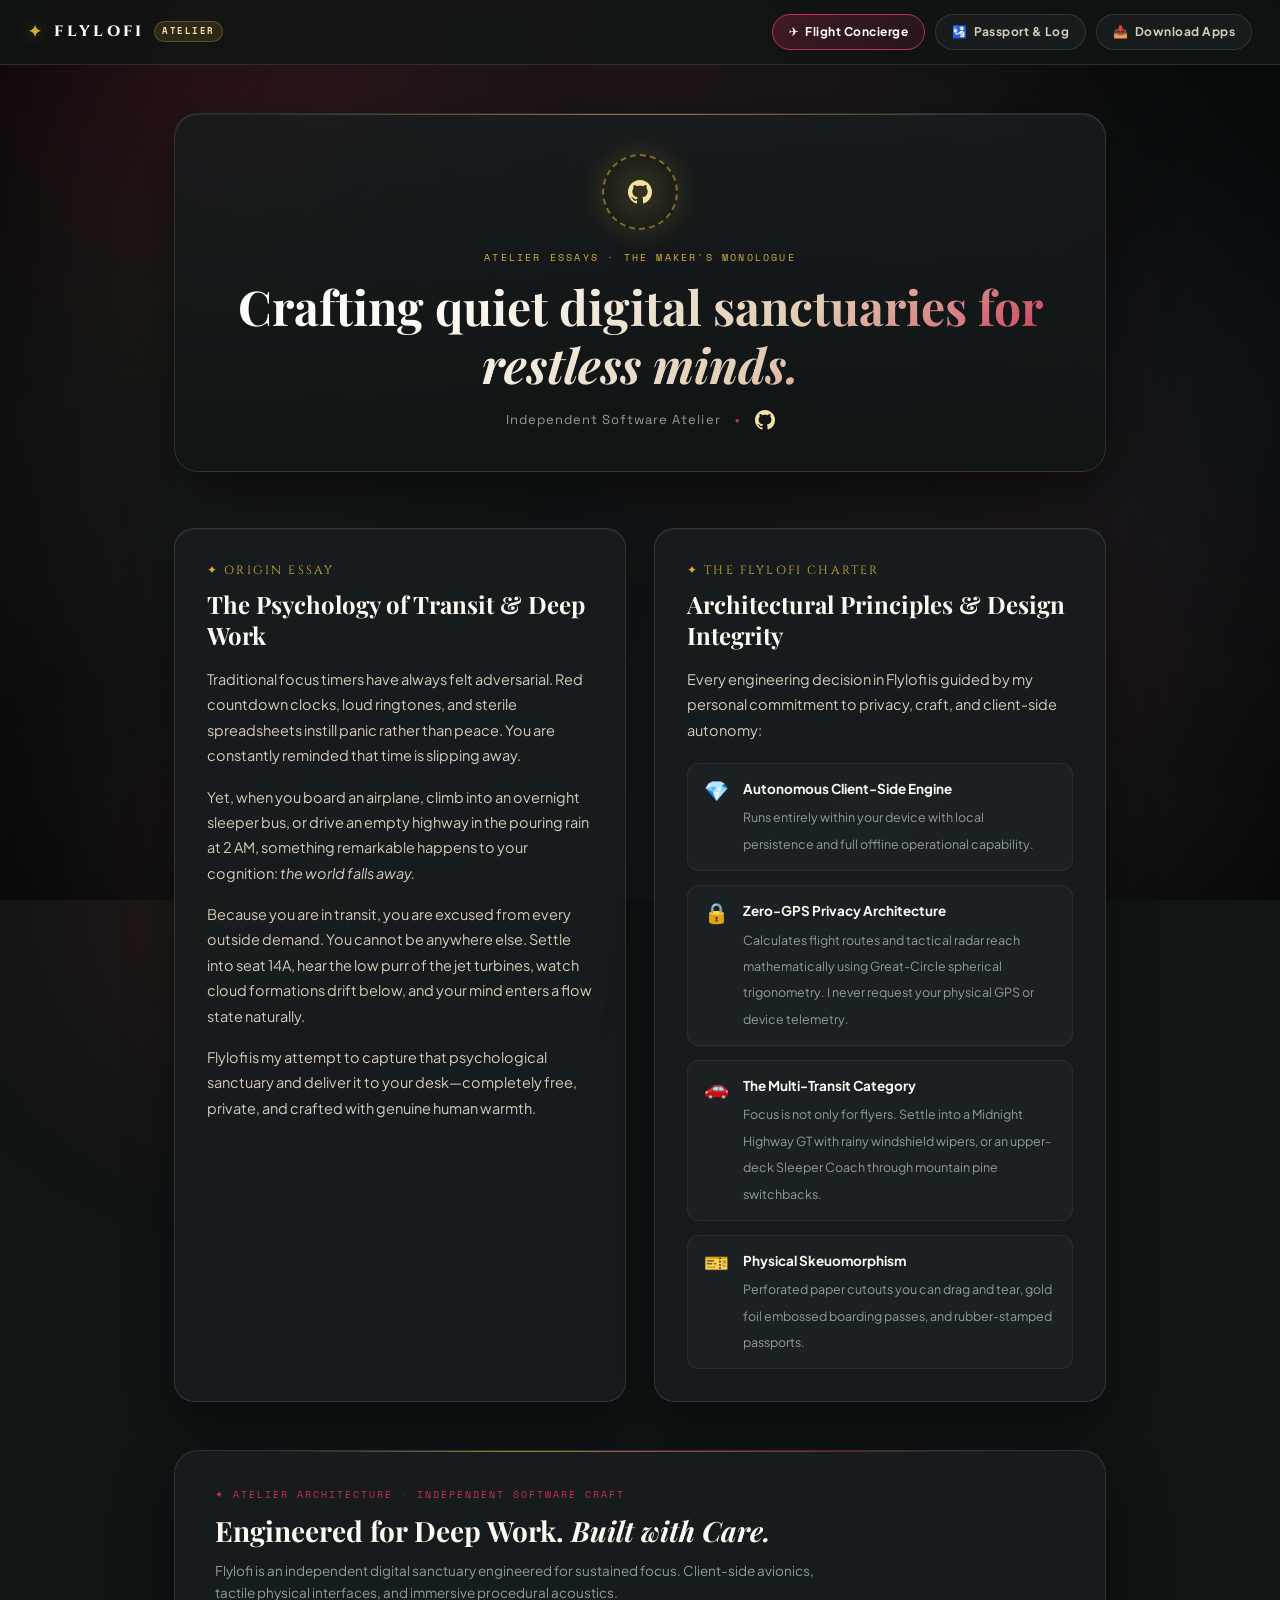
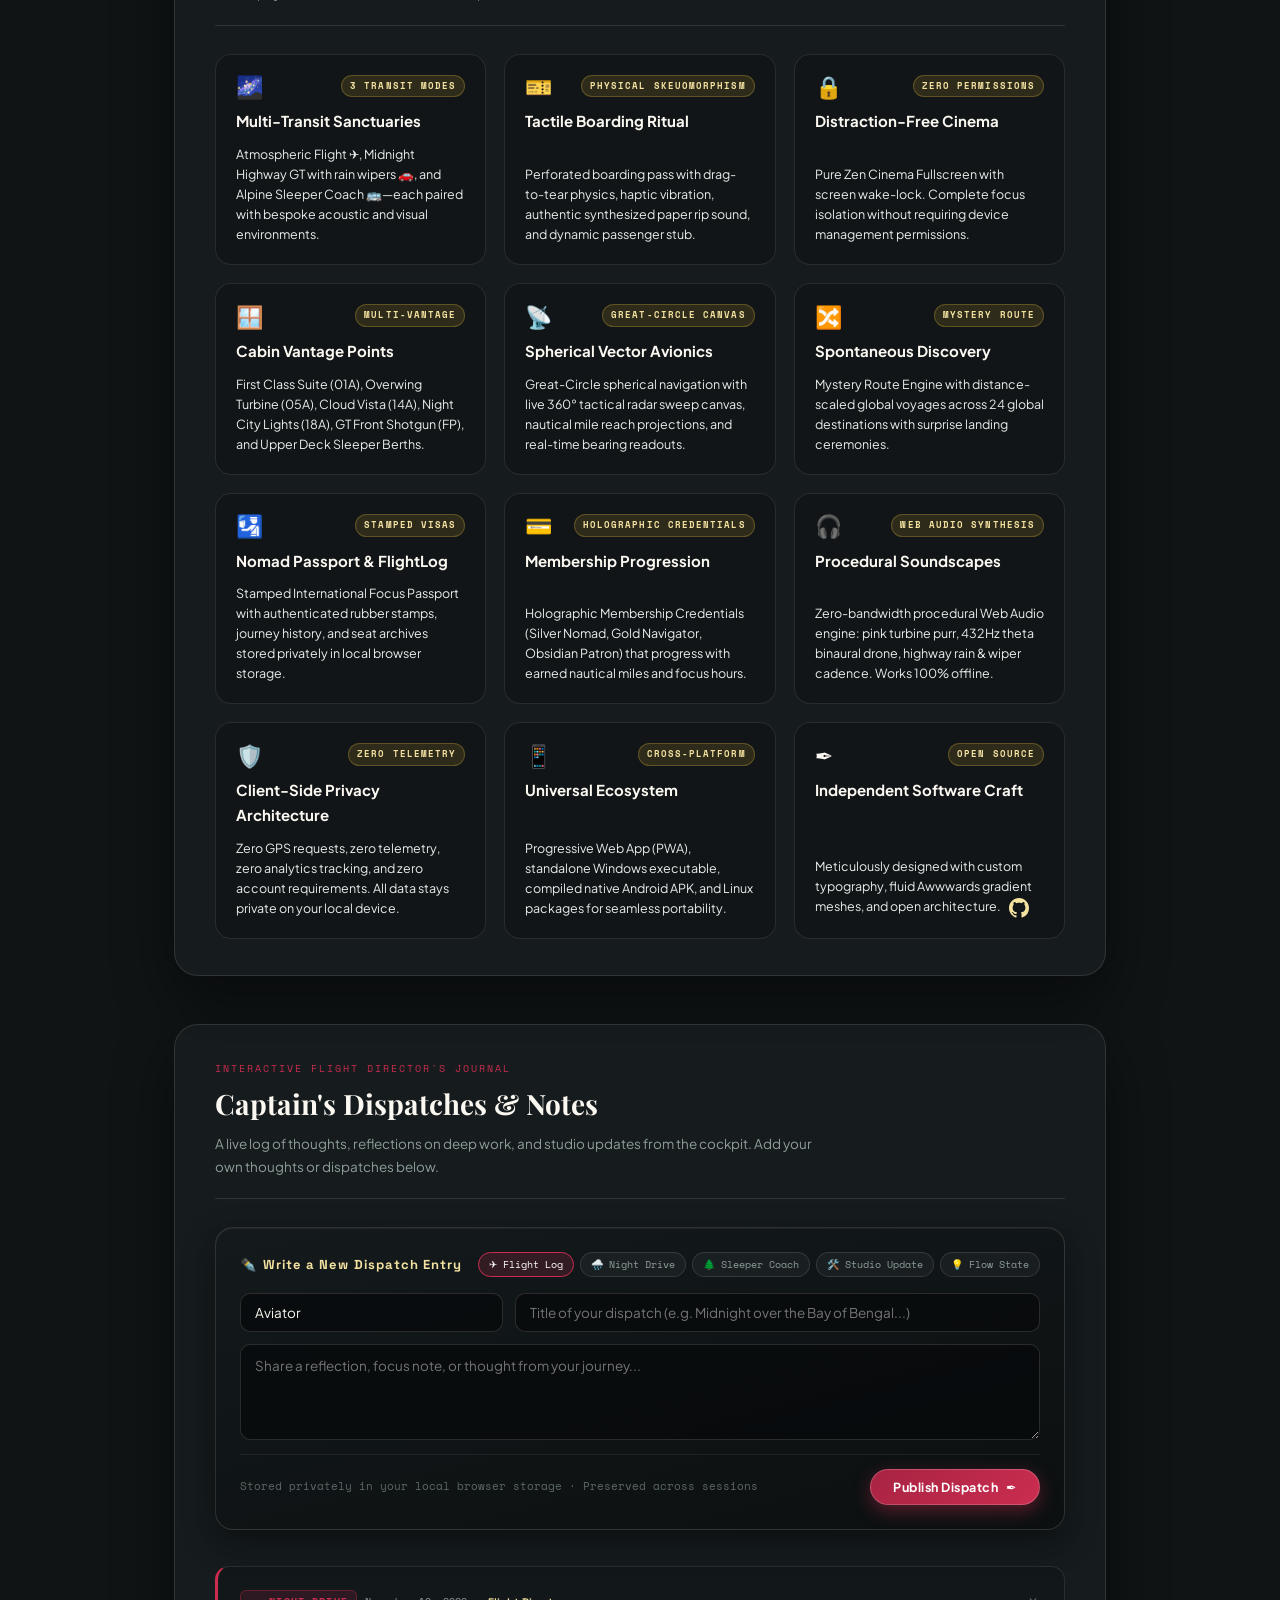
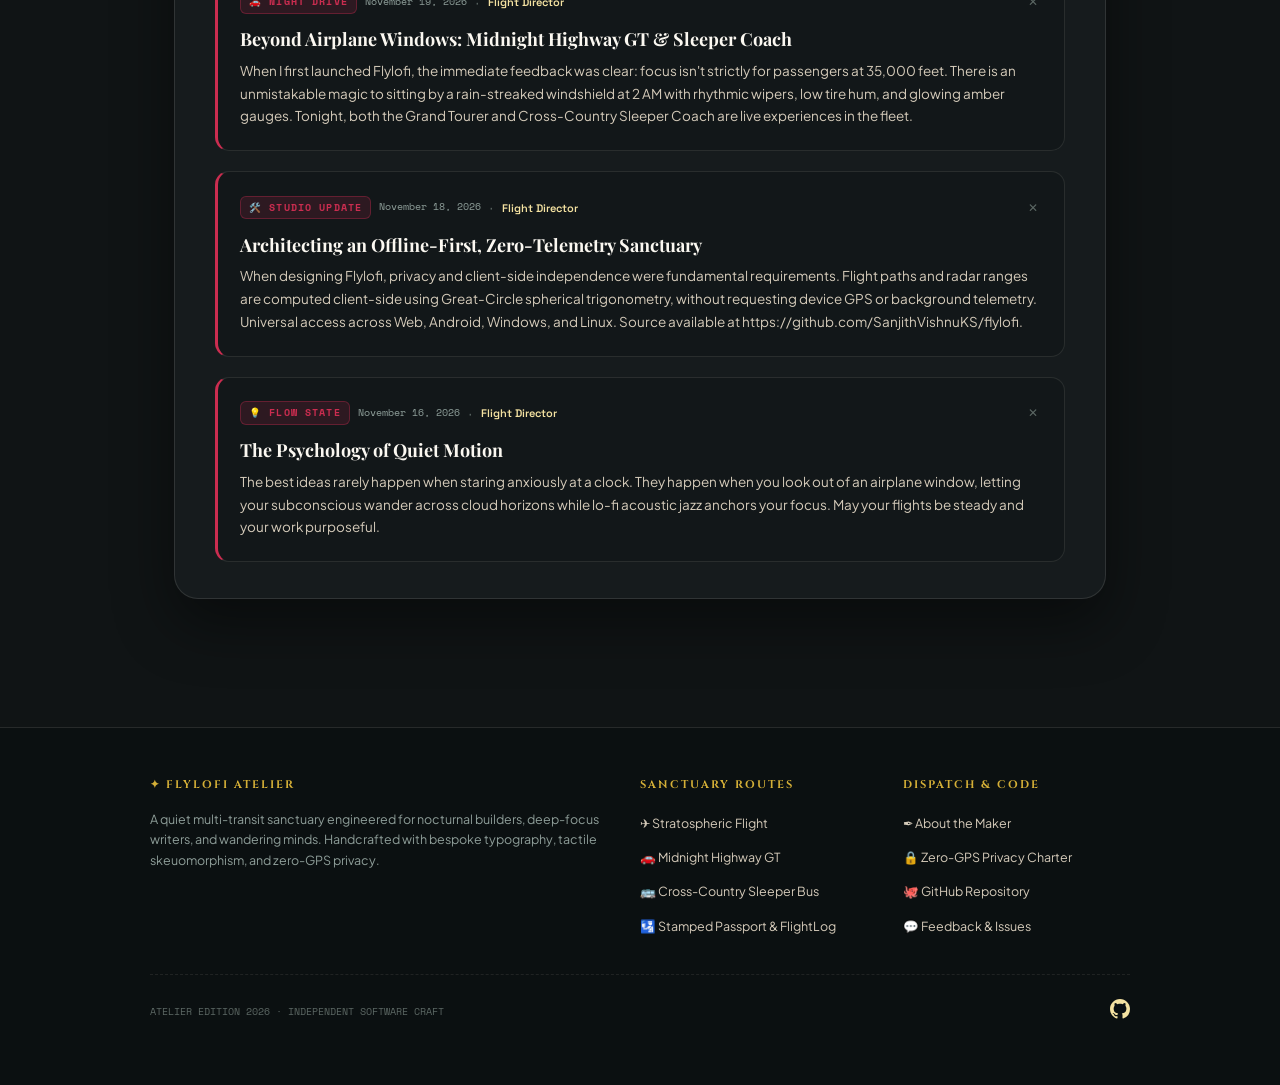
<file: focus-flight/about.html>
<!DOCTYPE html>
<html lang="en">
<head>
  <meta charset="UTF-8">
  <meta name="viewport" content="width=device-width, initial-scale=1.0">
  <title>About the Atelier &amp; Dispatch Journal | Flylofi</title>
  <meta name="description" content="The story, philosophy, and dispatch journal behind Flylofi Focus Flight for deep focus and quiet transit.">
  <link rel="icon" type="image/png" href="icon-192.png">
  
  <!-- Curated Luxury Typography -->
  <link rel="preconnect" href="https://fonts.googleapis.com">
  <link rel="preconnect" href="https://fonts.gstatic.com" crossorigin>
  <link href="https://fonts.googleapis.com/css2?family=Cinzel:wght@600;700;800;900&family=DM+Sans:ital,opsz,wght@0,9..40,100..1000;1,9..40,100..1000&family=Playfair+Display:ital,wght@0,500;0,700;0,800;1,400;1,600;1,700&family=Plus+Jakarta+Sans:ital,wght@0,300..800;1,300..800&family=Space+Grotesk:wght@400;600;700&family=Space+Mono:ital,wght@0,400;0,700;1,400&display=swap" rel="stylesheet">

  <style>
    :root {
      --bg: #101415;
      --bg-surface: #171d1f;
      --bg-card: rgba(23, 29, 31, 0.88);
      --bg-card-hover: rgba(28, 36, 39, 0.94);
      --border: rgba(214, 206, 194, 0.14);
      --border-accent: rgba(203, 45, 80, 0.45);
      --text: #fbf8f1;
      --text-muted: #8e9e99;
      --text-dim: #5c6864;
      --beige: #fbf8f1;
      --beige-warm: #f4ede2;
      --beige-dim: #d5cbba;
      --accent: #a82342;
      --accent-bright: #cb2d50;
      --gold: #d4af37;
      --gold-light: #f4e2a1;
      --gold-dim: #8f7422;
      
      --font-display: 'Plus Jakarta Sans', system-ui, sans-serif;
      --font-serif: 'Playfair Display', Georgia, serif;
      --font-crest: 'Cinzel', serif;
      --font-mono: 'Space Mono', monospace;
      --font-tech: 'Space Grotesk', sans-serif;
    }

    * {
      box-sizing: border-box;
      margin: 0;
      padding: 0;
    }

    body {
      background-color: var(--bg);
      background-image: 
        radial-gradient(circle at 50% 0%, rgba(203, 45, 80, 0.09) 0%, transparent 48%),
        radial-gradient(circle at 15% 30%, rgba(212, 175, 55, 0.05) 0%, transparent 35%),
        radial-gradient(circle at 85% 70%, rgba(203, 45, 80, 0.07) 0%, transparent 42%),
        linear-gradient(180deg, #0e1213 0%, #121719 100%);
      background-attachment: fixed;
      color: var(--text);
      font-family: var(--font-display);
      line-height: 1.65;
      min-height: 100vh;
      display: flex;
      flex-direction: column;
      -webkit-font-smoothing: antialiased;
    }

    /* Ambient Film Texture */
    body::before {
      content: "";
      position: fixed;
      inset: 0;
      background: radial-gradient(circle at 50% 50%, transparent 60%, rgba(0, 0, 0, 0.6) 100%);
      pointer-events: none;
      z-index: 1;
    }

    a {
      color: inherit;
      text-decoration: none;
    }

    /* Top Navigation Bar */
    .topbar {
      position: sticky;
      top: 0;
      z-index: 100;
      background: rgba(16, 20, 21, 0.85);
      backdrop-filter: blur(20px);
      -webkit-backdrop-filter: blur(20px);
      border-bottom: 1px solid var(--border);
      padding: 14px 28px;
      display: flex;
      align-items: center;
      justify-content: space-between;
    }

    .brand {
      display: flex;
      align-items: center;
      gap: 10px;
      font-family: var(--font-crest);
      font-size: 15px;
      font-weight: 800;
      letter-spacing: 0.22em;
      color: var(--beige);
    }

    .brand-crest {
      color: var(--gold);
      font-size: 16px;
      filter: drop-shadow(0 0 8px rgba(212, 175, 55, 0.5));
    }

    .brand-tag {
      font-family: var(--font-mono);
      font-size: 9px;
      font-weight: 700;
      letter-spacing: 0.16em;
      padding: 2px 7px;
      border-radius: 999px;
      background: rgba(212, 175, 55, 0.14);
      color: var(--gold-light);
      border: 1px solid rgba(212, 175, 55, 0.3);
    }

    .top-actions {
      display: flex;
      align-items: center;
      gap: 10px;
    }

    .nav-btn {
      display: inline-flex;
      align-items: center;
      gap: 6px;
      padding: 7px 16px;
      border-radius: 999px;
      font-size: 12px;
      font-weight: 700;
      letter-spacing: 0.04em;
      cursor: pointer;
      transition: all 0.2s cubic-bezier(0.16, 1, 0.3, 1);
      border: 1px solid var(--border);
      background: rgba(255, 255, 255, 0.04);
      color: var(--beige-dim);
    }

    .nav-btn:hover {
      background: rgba(203, 45, 80, 0.15);
      border-color: var(--accent-bright);
      color: #fff;
      transform: translateY(-1px);
      box-shadow: 0 4px 14px rgba(203, 45, 80, 0.25);
    }

    .nav-btn.primary {
      background: linear-gradient(135deg, rgba(203, 45, 80, 0.25), rgba(168, 35, 66, 0.15));
      border-color: var(--accent-bright);
      color: #fff;
    }

    /* Page Container */
    .container {
      max-width: 980px;
      margin: 0 auto;
      padding: 48px 24px 80px;
      width: 100%;
      position: relative;
      z-index: 2;
    }

    /* Editorial Hero */
    .hero-colophon {
      text-align: center;
      margin-bottom: 56px;
      padding: 40px 24px;
      background: linear-gradient(180deg, rgba(23, 29, 31, 0.8), rgba(16, 20, 21, 0.95));
      border: 1px solid var(--border);
      border-radius: 24px;
      box-shadow: 0 24px 60px rgba(0, 0, 0, 0.5), inset 0 1px 0 rgba(255, 255, 255, 0.08);
      position: relative;
      overflow: hidden;
    }

    .hero-colophon::before {
      content: "";
      position: absolute;
      top: 0;
      left: 10%;
      right: 10%;
      height: 1px;
      background: linear-gradient(90deg, transparent, var(--gold), transparent);
      opacity: 0.6;
    }

    .maker-seal {
      width: 76px;
      height: 76px;
      margin: 0 auto 20px;
      border-radius: 50%;
      border: 2px dashed rgba(212, 175, 55, 0.55);
      background: radial-gradient(circle, rgba(212, 175, 55, 0.18), rgba(16, 20, 21, 0.9));
      display: grid;
      place-items: center;
      box-shadow: 0 0 28px rgba(212, 175, 55, 0.2);
    }

    .maker-seal span {
      font-family: var(--font-crest);
      font-size: 26px;
      font-weight: 900;
      color: var(--gold-light);
      letter-spacing: 0.08em;
    }

    .hero-eyebrow {
      font-family: var(--font-mono);
      font-size: 10px;
      letter-spacing: 0.22em;
      text-transform: uppercase;
      color: var(--gold);
      margin-bottom: 12px;
    }

    .hero-title {
      font-family: var(--font-serif);
      font-size: clamp(32px, 5vw, 48px);
      font-weight: 700;
      line-height: 1.2;
      color: var(--beige);
      margin-bottom: 16px;
    }

    .hero-title em {
      font-style: italic;
      color: var(--gold-light);
    }

    .hero-byline {
      font-family: var(--font-tech);
      font-size: 13px;
      letter-spacing: 0.08em;
      color: var(--text-muted);
      display: flex;
      align-items: center;
      justify-content: center;
      gap: 12px;
      flex-wrap: wrap;
    }

    .hero-byline strong {
      color: var(--beige-warm);
    }

    .byline-dot {
      color: var(--accent-bright);
      font-size: 8px;
    }

    /* Grid Layout */
    .about-grid {
      display: grid;
      grid-template-columns: 1fr 1fr;
      gap: 28px;
      margin-bottom: 48px;
    }

    @media (max-width: 820px) {
      .about-grid {
        grid-template-columns: 1fr;
      }
    }

    /* Atelier Cards */
    .atelier-card {
      background: var(--bg-card);
      border: 1px solid var(--border);
      border-radius: 20px;
      padding: 32px;
      box-shadow: 0 20px 45px rgba(0, 0, 0, 0.4), inset 0 1px 0 rgba(255, 255, 255, 0.06);
      position: relative;
    }

    .card-crest {
      font-family: var(--font-crest);
      font-size: 12px;
      letter-spacing: 0.18em;
      color: var(--gold);
      margin-bottom: 8px;
      display: flex;
      align-items: center;
      gap: 6px;
    }

    .card-title {
      font-family: var(--font-serif);
      font-size: 24px;
      font-weight: 700;
      color: var(--beige);
      margin-bottom: 16px;
      line-height: 1.3;
    }

    .card-body p {
      color: var(--beige-dim);
      font-size: 14.5px;
      line-height: 1.75;
      margin-bottom: 16px;
    }

    .card-body p:last-child {
      margin-bottom: 0;
    }

    /* Charter Badges */
    .charter-list {
      list-style: none;
      display: flex;
      flex-direction: column;
      gap: 14px;
      margin-top: 20px;
    }

    .charter-item {
      display: flex;
      gap: 14px;
      align-items: flex-start;
      padding: 14px 16px;
      background: rgba(255, 255, 255, 0.025);
      border: 1px solid rgba(214, 206, 194, 0.08);
      border-radius: 12px;
    }

    .charter-icon {
      font-size: 20px;
      line-height: 1;
      padding-top: 2px;
    }

    .charter-text strong {
      display: block;
      font-family: var(--font-display);
      font-size: 13.5px;
      font-weight: 700;
      color: var(--beige);
      margin-bottom: 3px;
    }

    .charter-text span {
      font-size: 12.5px;
      color: var(--text-muted);
      line-height: 1.5;
    }

    /* =========================================================================
       CAPTAIN'S LOG / POST ABOUT ME ENGINE
       ========================================================================= */
    .dispatch-section {
      background: var(--bg-card);
      border: 1px solid var(--border);
      border-radius: 24px;
      padding: 36px clamp(20px, 4vw, 40px);
      box-shadow: 0 24px 60px rgba(0, 0, 0, 0.45);
      margin-bottom: 48px;
      position: relative;
    }

    .dispatch-head {
      display: flex;
      align-items: flex-start;
      justify-content: space-between;
      gap: 16px;
      border-bottom: 1px solid var(--border);
      padding-bottom: 20px;
      margin-bottom: 28px;
      flex-wrap: wrap;
    }

    .dispatch-title-group .eyebrow {
      font-family: var(--font-mono);
      font-size: 10px;
      letter-spacing: 0.2em;
      color: var(--accent-bright);
      text-transform: uppercase;
      margin-bottom: 4px;
    }

    .dispatch-title-group h2 {
      font-family: var(--font-serif);
      font-size: 28px;
      font-weight: 700;
      color: var(--beige);
    }

    .dispatch-desc {
      color: var(--text-muted);
      font-size: 13.5px;
      max-width: 620px;
      margin-top: 6px;
    }

    /* Composer Form */
    .dispatch-composer {
      background: linear-gradient(165deg, rgba(20, 26, 28, 0.95), rgba(12, 16, 17, 0.98));
      border: 1px solid rgba(214, 206, 194, 0.16);
      border-radius: 18px;
      padding: 24px;
      margin-bottom: 36px;
      box-shadow: 0 12px 32px rgba(0, 0, 0, 0.4), inset 0 1px 0 rgba(255, 255, 255, 0.05);
    }

    .composer-header {
      display: flex;
      justify-content: space-between;
      align-items: center;
      margin-bottom: 16px;
      flex-wrap: wrap;
      gap: 10px;
    }

    .composer-title {
      font-family: var(--font-tech);
      font-size: 13px;
      font-weight: 700;
      letter-spacing: 0.08em;
      color: var(--gold-light);
      display: flex;
      align-items: center;
      gap: 6px;
    }

    .tag-selector {
      display: flex;
      gap: 6px;
      flex-wrap: wrap;
    }

    .tag-pill {
      font-family: var(--font-mono);
      font-size: 10px;
      padding: 4px 10px;
      border-radius: 999px;
      background: rgba(255, 255, 255, 0.04);
      border: 1px solid rgba(214, 206, 194, 0.15);
      color: var(--text-muted);
      cursor: pointer;
      transition: all 0.2s ease;
    }

    .tag-pill:hover, .tag-pill.active {
      background: rgba(203, 45, 80, 0.18);
      border-color: var(--accent-bright);
      color: #fff;
    }

    .composer-inputs {
      display: flex;
      flex-direction: column;
      gap: 12px;
    }

    .composer-row {
      display: grid;
      grid-template-columns: 1fr 2fr;
      gap: 12px;
    }

    @media (max-width: 600px) {
      .composer-row {
        grid-template-columns: 1fr;
      }
    }

    .composer-input, .composer-textarea {
      width: 100%;
      background: rgba(8, 11, 12, 0.8);
      border: 1px solid rgba(214, 206, 194, 0.16);
      border-radius: 10px;
      padding: 10px 14px;
      color: var(--text);
      font-family: var(--font-display);
      font-size: 13.5px;
      transition: border-color 0.2s ease, box-shadow 0.2s ease;
    }

    .composer-input:focus, .composer-textarea:focus {
      outline: none;
      border-color: var(--accent-bright);
      box-shadow: 0 0 0 3px rgba(203, 45, 80, 0.2);
    }

    .composer-textarea {
      min-height: 96px;
      resize: vertical;
      line-height: 1.6;
    }

    .composer-footer {
      display: flex;
      justify-content: space-between;
      align-items: center;
      margin-top: 14px;
      padding-top: 14px;
      border-top: 1px solid rgba(214, 206, 194, 0.08);
      flex-wrap: wrap;
      gap: 10px;
    }

    .composer-hint {
      font-family: var(--font-mono);
      font-size: 10.5px;
      color: var(--text-dim);
    }

    .publish-btn {
      display: inline-flex;
      align-items: center;
      gap: 8px;
      padding: 9px 22px;
      border-radius: 999px;
      background: linear-gradient(135deg, #a82342, #cb2d50);
      border: 1px solid rgba(255, 255, 255, 0.2);
      color: #fff;
      font-family: var(--font-display);
      font-size: 12.5px;
      font-weight: 700;
      letter-spacing: 0.04em;
      cursor: pointer;
      box-shadow: 0 6px 18px rgba(203, 45, 80, 0.4);
      transition: all 0.2s cubic-bezier(0.16, 1, 0.3, 1);
    }

    .publish-btn:hover {
      transform: translateY(-2px);
      box-shadow: 0 10px 24px rgba(203, 45, 80, 0.55);
    }

    .publish-btn:active {
      transform: translateY(1px);
    }

    /* Feed Entries */
    .dispatch-feed {
      display: flex;
      flex-direction: column;
      gap: 20px;
    }

    .feed-entry {
      background: rgba(18, 23, 25, 0.7);
      border: 1px solid rgba(214, 206, 194, 0.12);
      border-left: 3px solid var(--accent-bright);
      border-radius: 14px;
      padding: 22px;
      position: relative;
      transition: all 0.25s ease;
    }

    .feed-entry:hover {
      border-color: rgba(214, 206, 194, 0.24);
      border-left-color: var(--gold);
      background: rgba(22, 29, 31, 0.85);
      transform: translateX(3px);
    }

    .feed-entry-meta {
      display: flex;
      align-items: center;
      justify-content: space-between;
      gap: 12px;
      margin-bottom: 12px;
      flex-wrap: wrap;
    }

    .meta-left {
      display: flex;
      align-items: center;
      gap: 8px;
    }

    .entry-badge {
      font-family: var(--font-mono);
      font-size: 9.5px;
      font-weight: 700;
      letter-spacing: 0.12em;
      text-transform: uppercase;
      padding: 3px 8px;
      border-radius: 6px;
      background: rgba(203, 45, 80, 0.15);
      color: var(--accent-bright);
      border: 1px solid rgba(203, 45, 80, 0.35);
    }

    .entry-date {
      font-family: var(--font-mono);
      font-size: 10px;
      color: var(--text-muted);
    }

    .entry-author {
      font-family: var(--font-tech);
      font-size: 11px;
      color: var(--gold-light);
      font-weight: 600;
    }

    .entry-title {
      font-family: var(--font-serif);
      font-size: 18px;
      font-weight: 700;
      color: var(--beige);
      margin-bottom: 8px;
      line-height: 1.35;
    }

    .entry-text {
      color: var(--beige-dim);
      font-size: 13.5px;
      line-height: 1.7;
      white-space: pre-wrap;
    }

    .entry-delete-btn {
      background: none;
      border: none;
      color: var(--text-dim);
      font-size: 12px;
      cursor: pointer;
      transition: color 0.2s ease;
      padding: 4px;
    }

    .entry-delete-btn:hover {
      color: #ff6b8b;
    }

    /* Colophon Footer */
    .atelier-footer {
      border-top: 1px solid var(--border);
      padding: 48px 24px 60px;
      margin-top: auto;
      background: rgba(12, 16, 17, 0.95);
      position: relative;
      z-index: 2;
    }

    .footer-inner {
      max-width: 980px;
      margin: 0 auto;
      display: grid;
      grid-template-columns: 2fr 1fr 1fr;
      gap: 36px;
    }

    @media (max-width: 720px) {
      .footer-inner {
        grid-template-columns: 1fr;
        gap: 28px;
      }
    }

    .footer-col h4 {
      font-family: var(--font-crest);
      font-size: 11px;
      letter-spacing: 0.18em;
      color: var(--gold);
      margin-bottom: 14px;
      text-transform: uppercase;
    }

    .footer-col p {
      color: var(--text-muted);
      font-size: 12.5px;
      line-height: 1.65;
    }

    .footer-links {
      list-style: none;
      display: flex;
      flex-direction: column;
      gap: 8px;
    }

    .footer-links a {
      font-size: 12.5px;
      color: var(--beige-dim);
      transition: color 0.2s ease, transform 0.2s ease;
      display: inline-flex;
      align-items: center;
      gap: 6px;
    }

    .footer-links a:hover {
      color: var(--gold-light);
      transform: translateX(2px);
    }

    .footer-bottom {
      max-width: 980px;
      margin: 36px auto 0;
      padding-top: 24px;
      border-top: 1px dashed rgba(214, 206, 194, 0.1);
      display: flex;
      justify-content: space-between;
      align-items: center;
      flex-wrap: wrap;
      gap: 12px;
      font-family: var(--font-mono);
      font-size: 10px;
      color: var(--text-dim);
    }

    /* Publishing Stamp Notification */
    .stamp-toast {
      position: fixed;
      bottom: 28px;
      right: 28px;
      padding: 12px 20px;
      border-radius: 999px;
      background: linear-gradient(135deg, rgba(203, 45, 80, 0.95), rgba(168, 35, 66, 0.95));
      border: 1px solid rgba(255, 255, 255, 0.3);
      color: #fff;
      font-family: var(--font-display);
      font-weight: 700;
      font-size: 12px;
      box-shadow: 0 10px 30px rgba(0, 0, 0, 0.6);
      display: flex;
      align-items: center;
      gap: 8px;
      z-index: 1000;
      animation: toastSlideUp 0.35s cubic-bezier(0.16, 1, 0.3, 1);
    }

    @keyframes toastSlideUp {
      from { transform: translateY(20px); opacity: 0; }
      to { transform: translateY(0); opacity: 1; }
    }

    /* Awwwards "Gradient Gradients" Fluid Mesh Aurora */
    .ambient-gradient-mesh {
      position: fixed;
      inset: -25%;
      width: 150%;
      height: 150%;
      overflow: hidden;
      pointer-events: none;
      z-index: 0;
      filter: blur(95px) saturate(145%);
      opacity: 0.65;
    }
    .mesh-orb {
      position: absolute;
      border-radius: 50%;
      mix-blend-mode: screen;
      will-change: transform;
    }
    .mesh-orb-1 {
      width: 55vw; height: 55vw; top: -10vw; left: 10vw;
      background: radial-gradient(circle, rgba(203, 45, 80, 0.3) 0%, rgba(168, 35, 66, 0.12) 45%, transparent 70%);
      animation: orbDrift1 22s ease-in-out infinite alternate;
    }
    .mesh-orb-2 {
      width: 50vw; height: 50vw; top: 32vh; right: -5vw;
      background: radial-gradient(circle, rgba(28, 55, 60, 0.45) 0%, rgba(18, 36, 40, 0.16) 50%, transparent 70%);
      animation: orbDrift2 28s ease-in-out infinite alternate;
    }
    .mesh-orb-3 {
      width: 44vw; height: 44vw; bottom: -6vh; left: 24vw;
      background: radial-gradient(circle, rgba(212, 175, 55, 0.16) 0%, rgba(203, 45, 80, 0.1) 45%, transparent 70%);
      animation: orbDrift3 25s ease-in-out infinite alternate;
    }
    .mesh-orb-4 {
      width: 36vw; height: 36vw; top: 60vh; left: -5vw;
      background: radial-gradient(circle, rgba(223, 117, 87, 0.15) 0%, rgba(168, 35, 66, 0.08) 50%, transparent 70%);
      animation: orbDrift4 20s ease-in-out infinite alternate;
    }
    @keyframes orbDrift1 {
      0% { transform: translate3d(0, 0, 0) scale(1); }
      50% { transform: translate3d(7vw, 10vh, 0) scale(1.12); }
      100% { transform: translate3d(-6vw, 5vh, 0) scale(0.96); }
    }
    @keyframes orbDrift2 {
      0% { transform: translate3d(0, 0, 0) scale(1); }
      50% { transform: translate3d(-9vw, -7vh, 0) scale(1.09); }
      100% { transform: translate3d(5vw, 8vh, 0) scale(0.94); }
    }
    @keyframes orbDrift3 {
      0% { transform: translate3d(0, 0, 0) scale(1); }
      50% { transform: translate3d(-5vw, -10vh, 0) scale(1.14); }
      100% { transform: translate3d(7vw, -4vh, 0) scale(1); }
    }
    @keyframes orbDrift4 {
      0% { transform: translate3d(0, 0, 0) scale(0.92); }
      50% { transform: translate3d(10vw, -5vh, 0) scale(1.08); }
      100% { transform: translate3d(-3vw, 7vh, 0) scale(1); }
    }

    .hero-title, .section-heading h2 {
      background: linear-gradient(135deg, #ffffff 0%, #fbf8f1 30%, #e2cdb3 65%, #cb2d50 95%) !important;
      -webkit-background-clip: text !important;
      -webkit-text-fill-color: transparent !important;
    }
  
/* Standout Manifesto 12-Point Grid in About Page */
.manifesto-about-section {
  background: var(--bg-card);
  border: 1px solid var(--border);
  border-radius: 24px;
  padding: 36px clamp(20px, 4vw, 40px);
  box-shadow: 0 24px 60px rgba(0, 0, 0, 0.45);
  margin-bottom: 48px;
  position: relative;
  overflow: hidden;
}

.manifesto-about-section::before {
  content: "";
  position: absolute;
  top: 0;
  left: 10%;
  right: 10%;
  height: 1px;
  background: linear-gradient(90deg, transparent, var(--gold), var(--accent-bright), transparent);
  opacity: 0.7;
}

.matrix-grid {
  display: grid;
  grid-template-columns: repeat(3, 1fr);
  gap: 18px;
  margin-top: 24px;
}

@media (max-width: 860px) {
  .matrix-grid {
    grid-template-columns: repeat(2, 1fr);
  }
}

@media (max-width: 580px) {
  .matrix-grid {
    grid-template-columns: 1fr;
  }
}

.matrix-card {
  background: rgba(16, 21, 23, 0.75);
  border: 1px solid rgba(214, 206, 194, 0.12);
  border-radius: 16px;
  padding: 20px;
  display: flex;
  flex-direction: column;
  transition: all 0.25s cubic-bezier(0.16, 1, 0.3, 1);
}

.matrix-card:hover {
  border-color: rgba(203, 45, 80, 0.4);
  background: rgba(22, 28, 31, 0.92);
  transform: translateY(-2px);
  box-shadow: 0 12px 28px rgba(0, 0, 0, 0.4);
}

.matrix-card-top {
  display: flex;
  align-items: center;
  justify-content: space-between;
  margin-bottom: 12px;
}

.matrix-icon {
  font-size: 22px;
  line-height: 1;
}

.matrix-badge-free {
  font-family: var(--font-mono, monospace);
  font-size: 9px;
  font-weight: 800;
  letter-spacing: 0.12em;
  padding: 3px 8px;
  border-radius: 999px;
  background: rgba(212, 175, 55, 0.15);
  color: var(--gold-light, #f4e2a1);
  border: 1px solid rgba(212, 175, 55, 0.3);
  text-transform: uppercase;
}

.matrix-title {
  font-family: var(--font-display, "Plus Jakarta Sans", sans-serif);
  font-size: 15px;
  font-weight: 700;
  color: #fbf8f1;
  margin-bottom: 10px;
}

.matrix-comparison {
  display: flex;
  flex-direction: column;
  gap: 8px;
  font-size: 12px;
  line-height: 1.5;
  margin-top: auto;
}

.comp-row-appstore {
  color: #7d8c88;
  display: flex;
  align-items: flex-start;
  gap: 6px;
}

.comp-row-appstore .cross {
  color: #ff6b8b;
  font-weight: 800;
  line-height: 1;
}

.comp-row-flylofi {
  color: #e8edea;
  display: flex;
  align-items: flex-start;
  gap: 6px;
  font-weight: 600;
}

.comp-row-flylofi .check {
  color: #4cd995;
  font-weight: 800;
  line-height: 1;
}

</style>
</head>
<body>
  <!-- AWWWARDS FLUID MESH GRADIENT AURORA -->
  <div class="ambient-gradient-mesh" aria-hidden="true">
    <div class="mesh-orb mesh-orb-1"></div>
    <div class="mesh-orb mesh-orb-2"></div>
    <div class="mesh-orb mesh-orb-3"></div>
    <div class="mesh-orb mesh-orb-4"></div>
  </div>

  <!-- Top Navigation Bar -->
  <header class="topbar">
    <a href="index.html" class="brand" title="Return to Flight Concierge">
      <span class="brand-crest">✦</span>
      <span>FLYLOFI</span>
      <span class="brand-tag">ATELIER</span>
    </a>

    <div class="top-actions">
      <a href="index.html" class="nav-btn primary">
        <span>✈</span>
        <span>Flight Concierge</span>
      </a>
      <a href="index.html#passport" class="nav-btn" onclick="try { localStorage.setItem('flylofi_open_passport', '1'); } catch(e){}">
        <span>🛂</span>
        <span>Passport &amp; Log</span>
      </a>
      <a href="index.html#download" class="nav-btn" onclick="try { localStorage.setItem('flylofi_open_download', '1'); } catch(e){}">
        <span>📥</span>
        <span>Download Apps</span>
      </a>
    </div>
  </header>

  <!-- Main Content Container -->
  <main class="container">

    <!-- Hero / Colophon -->
    <section class="hero-colophon">
      <a href="https://github.com/SanjithVishnuKS" target="_blank" rel="noopener" class="maker-seal" title="GitHub Profile" aria-label="GitHub Profile" style="display:grid;place-items:center;color:var(--gold-light)">
        <svg class="github-icon" width="24" height="24" viewBox="0 0 24 24" fill="currentColor" aria-hidden="true"><path d="M12 0C5.37 0 0 5.37 0 12c0 5.31 3.435 9.795 8.205 11.385.6.105.825-.255.825-.57 0-.285-.015-1.23-.015-2.235-3.015.555-3.795-.735-4.035-1.41-.135-.345-.72-1.41-1.23-1.695-.42-.225-1.02-.78-.015-.795.945-.015 1.62.87 1.845 1.23 1.08 1.815 2.805 1.305 3.495.99.105-.78.42-1.305.765-1.605-2.67-.3-5.46-1.335-5.46-5.925 0-1.305.465-2.385 1.23-3.225-.12-.3-.54-1.53.12-3.18 0 0 1.005-.315 3.3 1.23.96-.27 1.98-.405 3-.405s2.04.135 3 .405c2.295-1.56 3.3-1.23 3.3-1.23.66 1.65.24 2.88.12 3.18.765.84 1.23 1.905 1.23 3.225 0 4.605-2.805 5.625-5.475 5.925.435.375.81 1.095.81 2.22 0 1.605-.015 2.895-.015 3.3 0 .315.225.69.825.57A12.02 12.02 0 0024 12c0-6.63-5.37-12-12-12z"/></svg>
      </a>
      <div class="hero-eyebrow">ATELIER ESSAYS · THE MAKER'S MONOLOGUE</div>
      <h1 class="hero-title">Crafting quiet digital sanctuaries for <em>restless minds.</em></h1>
      <div class="hero-byline" style="display:flex;align-items:center;justify-content:center;gap:14px">
        <span>Independent Software Atelier</span>
        <span class="byline-dot">●</span>
        <a href="https://github.com/SanjithVishnuKS" target="_blank" rel="noopener" title="GitHub Profile" aria-label="GitHub Profile" style="display:inline-flex;align-items:center;color:var(--gold-light);transition:transform .2s">
          <svg class="github-icon" width="20" height="20" viewBox="0 0 24 24" fill="currentColor" aria-hidden="true"><path d="M12 0C5.37 0 0 5.37 0 12c0 5.31 3.435 9.795 8.205 11.385.6.105.825-.255.825-.57 0-.285-.015-1.23-.015-2.235-3.015.555-3.795-.735-4.035-1.41-.135-.345-.72-1.41-1.23-1.695-.42-.225-1.02-.78-.015-.795.945-.015 1.62.87 1.845 1.23 1.08 1.815 2.805 1.305 3.495.99.105-.78.42-1.305.765-1.605-2.67-.3-5.46-1.335-5.46-5.925 0-1.305.465-2.385 1.23-3.225-.12-.3-.54-1.53.12-3.18 0 0 1.005-.315 3.3 1.23.96-.27 1.98-.405 3-.405s2.04.135 3 .405c2.295-1.56 3.3-1.23 3.3-1.23.66 1.65.24 2.88.12 3.18.765.84 1.23 1.905 1.23 3.225 0 4.605-2.805 5.625-5.475 5.925.435.375.81 1.095.81 2.22 0 1.605-.015 2.895-.015 3.3 0 .315.225.69.825.57A12.02 12.02 0 0024 12c0-6.63-5.37-12-12-12z"/></svg>
        </a>
      </div>
    </section>

    <!-- Two-Column Story Grid -->
    <div class="about-grid">
      <!-- Card 1: Why I Built Flylofi -->
      <article class="atelier-card">
        <div class="card-crest">✦ ORIGIN ESSAY</div>
        <h2 class="card-title">The Psychology of Transit &amp; Deep Work</h2>
        <div class="card-body">
          <p>Traditional focus timers have always felt adversarial. Red countdown clocks, loud ringtones, and sterile spreadsheets instill panic rather than peace. You are constantly reminded that time is slipping away.</p>
          <p>Yet, when you board an airplane, climb into an overnight sleeper bus, or drive an empty highway in the pouring rain at 2 AM, something remarkable happens to your cognition: <em>the world falls away.</em></p>
          <p>Because you are in transit, you are excused from every outside demand. You cannot be anywhere else. Settle into seat 14A, hear the low purr of the jet turbines, watch cloud formations drift below, and your mind enters a flow state naturally.</p>
          <p>Flylofi is my attempt to capture that psychological sanctuary and deliver it to your desk—completely free, private, and crafted with genuine human warmth.</p>
        </div>
      </article>

      <!-- Card 2: The Non-Negotiable Charter -->
      <article class="atelier-card">
        <div class="card-crest">✦ THE FLYLOFI CHARTER</div>
        <h2 class="card-title">Architectural Principles &amp; Design Integrity</h2>
        <div class="card-body">
          <p>Every engineering decision in Flylofi is guided by my personal commitment to privacy, craft, and client-side autonomy:</p>
          
          <ul class="charter-list">
            <li class="charter-item">
              <span class="charter-icon">💎</span>
              <div class="charter-text">
                <strong>Autonomous Client-Side Engine</strong>
                <span>Runs entirely within your device with local persistence and full offline operational capability.</span>
              </div>
            </li>
            <li class="charter-item">
              <span class="charter-icon">🔒</span>
              <div class="charter-text">
                <strong>Zero-GPS Privacy Architecture</strong>
                <span>Calculates flight routes and tactical radar reach mathematically using Great-Circle spherical trigonometry. I never request your physical GPS or device telemetry.</span>
              </div>
            </li>
            <li class="charter-item">
              <span class="charter-icon">🚗</span>
              <div class="charter-text">
                <strong>The Multi-Transit Category</strong>
                <span>Focus is not only for flyers. Settle into a Midnight Highway GT with rainy windshield wipers, or an upper-deck Sleeper Coach through mountain pine switchbacks.</span>
              </div>
            </li>
            <li class="charter-item">
              <span class="charter-icon">🎫</span>
              <div class="charter-text">
                <strong>Physical Skeuomorphism</strong>
                <span>Perforated paper cutouts you can drag and tear, gold foil embossed boarding passes, and rubber-stamped passports.</span>
              </div>
            </li>
          </ul>
        </div>
      </article>
    </div>

    <!-- =========================================================================
         CAPTAIN'S DISPATCH BOARD / POST ABOUT ME
         ========================================================================= -->
    
    <!-- =========================================================================
         THE STANDOUT MANIFESTO: FLYLOFI VS THE $18.99/YR APP STORE MODEL
         ========================================================================= -->
    <section class="manifesto-about-section" id="standoutManifesto">
      <div class="dispatch-head">
        <div class="dispatch-title-group">
          <div class="eyebrow">✦ ATELIER ARCHITECTURE · INDEPENDENT SOFTWARE CRAFT</div>
          <h2>Engineered for Deep Work. <em>Built with Care.</em></h2>
          <p class="dispatch-desc">Flylofi is an independent digital sanctuary engineered for sustained focus. Client-side avionics, tactile physical interfaces, and immersive procedural acoustics.</p>
        </div>
      </div>

      <div class="matrix-grid">
        
        <!-- Pillar 1: Multi-Transit Sanctuary -->
        <article class="matrix-card">
          <div class="matrix-card-top">
            <span class="matrix-icon">🌌</span>
            <span class="matrix-badge-free">3 TRANSIT MODES</span>
          </div>
          <h3 class="matrix-title">Multi-Transit Sanctuaries</h3>
          <div class="matrix-comparison">
            <p style="color:#e8edea;font-size:12.5px;line-height:1.6">Atmospheric Flight ✈, Midnight Highway GT with rain wipers 🚗, and Alpine Sleeper Coach 🚌—each paired with bespoke acoustic and visual environments.</p>
          </div>
        </article>

        <!-- Pillar 2: Physical Skeuomorphism -->
        <article class="matrix-card">
          <div class="matrix-card-top">
            <span class="matrix-icon">🎫</span>
            <span class="matrix-badge-free">PHYSICAL SKEUOMORPHISM</span>
          </div>
          <h3 class="matrix-title">Tactile Boarding Ritual</h3>
          <div class="matrix-comparison">
            <p style="color:#e8edea;font-size:12.5px;line-height:1.6">Perforated boarding pass with drag-to-tear physics, haptic vibration, authentic synthesized paper rip sound, and dynamic passenger stub.</p>
          </div>
        </article>

        <!-- Pillar 3: Distraction-Free Shield -->
        <article class="matrix-card">
          <div class="matrix-card-top">
            <span class="matrix-icon">🔒</span>
            <span class="matrix-badge-free">ZERO PERMISSIONS</span>
          </div>
          <h3 class="matrix-title">Distraction-Free Cinema</h3>
          <div class="matrix-comparison">
            <p style="color:#e8edea;font-size:12.5px;line-height:1.6">Pure Zen Cinema Fullscreen with screen wake-lock. Complete focus isolation without requiring device management permissions.</p>
          </div>
        </article>

        <!-- Pillar 4: Multi-Vantage Cabins -->
        <article class="matrix-card">
          <div class="matrix-card-top">
            <span class="matrix-icon">🪟</span>
            <span class="matrix-badge-free">MULTI-VANTAGE</span>
          </div>
          <h3 class="matrix-title">Cabin Vantage Points</h3>
          <div class="matrix-comparison">
            <p style="color:#e8edea;font-size:12.5px;line-height:1.6">First Class Suite (01A), Overwing Turbine (05A), Cloud Vista (14A), Night City Lights (18A), GT Front Shotgun (FP), and Upper Deck Sleeper Berths.</p>
          </div>
        </article>

        <!-- Pillar 5: Spherical Avionics -->
        <article class="matrix-card">
          <div class="matrix-card-top">
            <span class="matrix-icon">📡</span>
            <span class="matrix-badge-free">GREAT-CIRCLE CANVAS</span>
          </div>
          <h3 class="matrix-title">Spherical Vector Avionics</h3>
          <div class="matrix-comparison">
            <p style="color:#e8edea;font-size:12.5px;line-height:1.6">Great-Circle spherical navigation with live 360° tactical radar sweep canvas, nautical mile reach projections, and real-time bearing readouts.</p>
          </div>
        </article>

        <!-- Pillar 6: Spontaneous Discovery -->
        <article class="matrix-card">
          <div class="matrix-card-top">
            <span class="matrix-icon">🔀</span>
            <span class="matrix-badge-free">MYSTERY ROUTE</span>
          </div>
          <h3 class="matrix-title">Spontaneous Discovery</h3>
          <div class="matrix-comparison">
            <p style="color:#e8edea;font-size:12.5px;line-height:1.6">Mystery Route Engine with distance-scaled global voyages across 24 global destinations with surprise landing ceremonies.</p>
          </div>
        </article>

        <!-- Pillar 7: Nomad Passport -->
        <article class="matrix-card">
          <div class="matrix-card-top">
            <span class="matrix-icon">🛂</span>
            <span class="matrix-badge-free">STAMPED VISAS</span>
          </div>
          <h3 class="matrix-title">Nomad Passport &amp; FlightLog</h3>
          <div class="matrix-comparison">
            <p style="color:#e8edea;font-size:12.5px;line-height:1.6">Stamped International Focus Passport with authenticated rubber stamps, journey history, and seat archives stored privately in local browser storage.</p>
          </div>
        </article>

        <!-- Pillar 8: Holographic Credentials -->
        <article class="matrix-card">
          <div class="matrix-card-top">
            <span class="matrix-icon">💳</span>
            <span class="matrix-badge-free">HOLOGRAPHIC CREDENTIALS</span>
          </div>
          <h3 class="matrix-title">Membership Progression</h3>
          <div class="matrix-comparison">
            <p style="color:#e8edea;font-size:12.5px;line-height:1.6">Holographic Membership Credentials (Silver Nomad, Gold Navigator, Obsidian Patron) that progress with earned nautical miles and focus hours.</p>
          </div>
        </article>

        <!-- Pillar 9: Procedural Acoustics -->
        <article class="matrix-card">
          <div class="matrix-card-top">
            <span class="matrix-icon">🎧</span>
            <span class="matrix-badge-free">WEB AUDIO SYNTHESIS</span>
          </div>
          <h3 class="matrix-title">Procedural Soundscapes</h3>
          <div class="matrix-comparison">
            <p style="color:#e8edea;font-size:12.5px;line-height:1.6">Zero-bandwidth procedural Web Audio engine: pink turbine purr, 432Hz theta binaural drone, highway rain &amp; wiper cadence. Works 100% offline.</p>
          </div>
        </article>

        <!-- Pillar 10: Zero-Telemetry Privacy -->
        <article class="matrix-card">
          <div class="matrix-card-top">
            <span class="matrix-icon">🛡️</span>
            <span class="matrix-badge-free">ZERO TELEMETRY</span>
          </div>
          <h3 class="matrix-title">Client-Side Privacy Architecture</h3>
          <div class="matrix-comparison">
            <p style="color:#e8edea;font-size:12.5px;line-height:1.6">Zero GPS requests, zero telemetry, zero analytics tracking, and zero account requirements. All data stays private on your local device.</p>
          </div>
        </article>

        <!-- Pillar 11: Cross-Platform Ecosystem -->
        <article class="matrix-card">
          <div class="matrix-card-top">
            <span class="matrix-icon">📱</span>
            <span class="matrix-badge-free">CROSS-PLATFORM</span>
          </div>
          <h3 class="matrix-title">Universal Ecosystem</h3>
          <div class="matrix-comparison">
            <p style="color:#e8edea;font-size:12.5px;line-height:1.6">Progressive Web App (PWA), standalone Windows executable, compiled native Android APK, and Linux packages for seamless portability.</p>
          </div>
        </article>

        <!-- Pillar 12: Independent Software Craft -->
        <article class="matrix-card">
          <div class="matrix-card-top">
            <span class="matrix-icon">✒️</span>
            <span class="matrix-badge-free">OPEN SOURCE</span>
          </div>
          <h3 class="matrix-title">Independent Software Craft</h3>
          <div class="matrix-comparison">
            <p style="color:#e8edea;font-size:12.5px;line-height:1.6">Meticulously designed with custom typography, fluid Awwwards gradient meshes, and open architecture. <a href="https://github.com/SanjithVishnuKS" target="_blank" rel="noopener" style="display:inline-flex;align-items:center;margin-left:6px;vertical-align:middle;color:var(--gold-light)" title="GitHub Profile" aria-label="GitHub Profile"><svg class="github-icon" width="20" height="20" viewBox="0 0 24 24" fill="currentColor" aria-hidden="true"><path d="M12 0C5.37 0 0 5.37 0 12c0 5.31 3.435 9.795 8.205 11.385.6.105.825-.255.825-.57 0-.285-.015-1.23-.015-2.235-3.015.555-3.795-.735-4.035-1.41-.135-.345-.72-1.41-1.23-1.695-.42-.225-1.02-.78-.015-.795.945-.015 1.62.87 1.845 1.23 1.08 1.815 2.805 1.305 3.495.99.105-.78.42-1.305.765-1.605-2.67-.3-5.46-1.335-5.46-5.925 0-1.305.465-2.385 1.23-3.225-.12-.3-.54-1.53.12-3.18 0 0 1.005-.315 3.3 1.23.96-.27 1.98-.405 3-.405s2.04.135 3 .405c2.295-1.56 3.3-1.23 3.3-1.23.66 1.65.24 2.88.12 3.18.765.84 1.23 1.905 1.23 3.225 0 4.605-2.805 5.625-5.475 5.925.435.375.81 1.095.81 2.22 0 1.605-.015 2.895-.015 3.3 0 .315.225.69.825.57A12.02 12.02 0 0024 12c0-6.63-5.37-12-12-12z"/></svg></a></p>
          </div>
        </article>

      </div>
    </section>

    <section class="dispatch-section">
      <div class="dispatch-head">
        <div class="dispatch-title-group">
          <div class="eyebrow">Interactive Flight Director's Journal</div>
          <h2>Captain's Dispatches &amp; Notes</h2>
          <p class="dispatch-desc">A live log of thoughts, reflections on deep work, and studio updates from the cockpit. Add your own thoughts or dispatches below.</p>
        </div>
      </div>

      <!-- Live Dispatch Composer -->
      <form class="dispatch-composer" id="dispatchComposer" onsubmit="event.preventDefault(); publishDispatch();">
        <div class="composer-header">
          <div class="composer-title">
            <span>✒️</span>
            <span>Write a New Dispatch Entry</span>
          </div>
          <div class="tag-selector" id="tagSelector">
            <button type="button" class="tag-pill active" data-tag="✈ Flight Log">✈ Flight Log</button>
            <button type="button" class="tag-pill" data-tag="🌧️ Night Drive">🌧️ Night Drive</button>
            <button type="button" class="tag-pill" data-tag="🌲 Sleeper Coach">🌲 Sleeper Coach</button>
            <button type="button" class="tag-pill" data-tag="🛠️ Studio Update">🛠️ Studio Update</button>
            <button type="button" class="tag-pill" data-tag="💡 Flow State">💡 Flow State</button>
          </div>
        </div>

        <div class="composer-inputs">
          <div class="composer-row">
            <input type="text" class="composer-input" id="dispatchAuthor" placeholder="Author / Callsign" value="Aviator" required>
            <input type="text" class="composer-input" id="dispatchTitle" placeholder="Title of your dispatch (e.g. Midnight over the Bay of Bengal...)" required>
          </div>
          <textarea class="composer-textarea" id="dispatchBody" placeholder="Share a reflection, focus note, or thought from your journey..." required></textarea>
        </div>

        <div class="composer-footer">
          <span class="composer-hint">Stored privately in your local browser storage · Preserved across sessions</span>
          <button type="submit" class="publish-btn" id="publishBtn">
            <span>Publish Dispatch</span>
            <span>✒️</span>
          </button>
        </div>
      </form>

      <!-- Live Dispatch Feed -->
      <div class="dispatch-feed" id="dispatchFeed">
        <!-- Rendered dynamically -->
      </div>
    </section>

  </main>

  <!-- Editorial Atelier Footer -->
  <footer class="atelier-footer">
    <div class="footer-inner">
      <div class="footer-col">
        <h4>✦ FLYLOFI ATELIER</h4>
        <p>A quiet multi-transit sanctuary engineered for nocturnal builders, deep-focus writers, and wandering minds. Handcrafted with bespoke typography, tactile skeuomorphism, and zero-GPS privacy.</p>
      </div>

      <div class="footer-col">
        <h4>SANCTUARY ROUTES</h4>
        <ul class="footer-links">
          <li><a href="index.html">✈ Stratospheric Flight</a></li>
          <li><a href="index.html?mode=car">🚗 Midnight Highway GT</a></li>
          <li><a href="index.html?mode=bus">🚌 Cross-Country Sleeper Bus</a></li>
          <li><a href="index.html#passport">🛂 Stamped Passport &amp; FlightLog</a></li>
        </ul>
      </div>

      <div class="footer-col">
        <h4>DISPATCH &amp; CODE</h4>
        <ul class="footer-links">
          <li><a href="about.html">✒️ About the Maker</a></li>
          <li><a href="privacy.html">🔒 Zero-GPS Privacy Charter</a></li>
          <li><a href="https://github.com/SanjithVishnuKS/flylofi" target="_blank" rel="noopener">🐙 GitHub Repository</a></li>
          <li><a href="https://github.com/SanjithVishnuKS/flylofi/issues" target="_blank" rel="noopener">💬 Feedback &amp; Issues</a></li>
        </ul>
      </div>
    </div>

    <div class="footer-bottom">
      <div>ATELIER EDITION 2026 · INDEPENDENT SOFTWARE CRAFT</div>
      <div>
        <a href="https://github.com/SanjithVishnuKS" target="_blank" rel="noopener" title="GitHub Profile" aria-label="GitHub Profile" style="display:inline-flex;align-items:center;color:var(--gold-light)">
          <svg class="github-icon" width="20" height="20" viewBox="0 0 24 24" fill="currentColor" aria-hidden="true"><path d="M12 0C5.37 0 0 5.37 0 12c0 5.31 3.435 9.795 8.205 11.385.6.105.825-.255.825-.57 0-.285-.015-1.23-.015-2.235-3.015.555-3.795-.735-4.035-1.41-.135-.345-.72-1.41-1.23-1.695-.42-.225-1.02-.78-.015-.795.945-.015 1.62.87 1.845 1.23 1.08 1.815 2.805 1.305 3.495.99.105-.78.42-1.305.765-1.605-2.67-.3-5.46-1.335-5.46-5.925 0-1.305.465-2.385 1.23-3.225-.12-.3-.54-1.53.12-3.18 0 0 1.005-.315 3.3 1.23.96-.27 1.98-.405 3-.405s2.04.135 3 .405c2.295-1.56 3.3-1.23 3.3-1.23.66 1.65.24 2.88.12 3.18.765.84 1.23 1.905 1.23 3.225 0 4.605-2.805 5.625-5.475 5.925.435.375.81 1.095.81 2.22 0 1.605-.015 2.895-.015 3.3 0 .315.225.69.825.57A12.02 12.02 0 0024 12c0-6.63-5.37-12-12-12z"/></svg>
        </a>
      </div>
    </div>
  </footer>

  <!-- Script for Dispatch Storage, Audio Haptics & Rendering -->
  <script>
    const DISPATCH_KEY = 'flylofi_creator_dispatches_v1';
    let currentTag = '✈ Flight Log';

    // Procedural Web Audio Haptics
    function playInkSound() {
      try {
        const AudioCtx = window.AudioContext || window.webkitAudioContext;
        if (!AudioCtx) return;
        const ctx = new AudioCtx();
        const osc = ctx.createOscillator();
        const gain = ctx.createGain();
        osc.type = 'triangle';
        osc.frequency.setValueAtTime(540, ctx.currentTime);
        osc.frequency.exponentialRampToValueAtTime(180, ctx.currentTime + 0.14);
        gain.gain.setValueAtTime(0.18, ctx.currentTime);
        gain.gain.exponentialRampToValueAtTime(0.001, ctx.currentTime + 0.14);
        osc.connect(gain);
        gain.connect(ctx.destination);
        osc.start();
        osc.stop(ctx.currentTime + 0.15);
      } catch(e) {}
    }

    // Default Seed Dispatches
    const SEED_DISPATCHES = [
      {
        id: 'seed-3',
        tag: '🚗 Night Drive',
        date: 'November 19, 2026',
        author: 'Flight Director',
        title: 'Beyond Airplane Windows: Midnight Highway GT & Sleeper Coach',
        body: 'When I first launched Flylofi, the immediate feedback was clear: focus isn\'t strictly for passengers at 35,000 feet. There is an unmistakable magic to sitting by a rain-streaked windshield at 2 AM with rhythmic wipers, low tire hum, and glowing amber gauges. Tonight, both the Grand Tourer and Cross-Country Sleeper Coach are live experiences in the fleet.'
      },
      {
        id: 'seed-2',
        tag: '🛠️ Studio Update',
        date: 'November 18, 2026',
        author: 'Flight Director',
        title: 'Architecting an Offline-First, Zero-Telemetry Sanctuary',
        body: 'When designing Flylofi, privacy and client-side independence were fundamental requirements. Flight paths and radar ranges are computed client-side using Great-Circle spherical trigonometry, without requesting device GPS or background telemetry. Universal access across Web, Android, Windows, and Linux. Source available at https://github.com/SanjithVishnuKS/flylofi.'
      },
      {
        id: 'seed-1',
        tag: '💡 Flow State',
        date: 'November 16, 2026',
        author: 'Flight Director',
        title: 'The Psychology of Quiet Motion',
        body: 'The best ideas rarely happen when staring anxiously at a clock. They happen when you look out of an airplane window, letting your subconscious wander across cloud horizons while lo-fi acoustic jazz anchors your focus. May your flights be steady and your work purposeful.'
      }
    ];

    function getDispatches() {
      try {
        const raw = localStorage.getItem(DISPATCH_KEY);
        if (raw) return JSON.parse(raw);
      } catch(e) {}
      return SEED_DISPATCHES;
    }

    function saveDispatches(list) {
      try {
        localStorage.setItem(DISPATCH_KEY, JSON.stringify(list));
      } catch(e) {}
    }

    function renderDispatches() {
      const feed = document.getElementById('dispatchFeed');
      if (!feed) return;
      const list = getDispatches();

      feed.innerHTML = list.map(item => `
        <article class="feed-entry" id="entry-${item.id}">
          <div class="feed-entry-meta">
            <div class="meta-left">
              <span class="entry-badge">${item.tag || '✈ Flight Log'}</span>
              <span class="entry-date">${item.date}</span>
              <span style="color:var(--text-dim)">·</span>
              <span class="entry-author">${escapeHtml(item.author || 'Aviator')}</span>
            </div>
            <button type="button" class="entry-delete-btn" onclick="deleteDispatch('${item.id}')" title="Delete dispatch">✕</button>
          </div>
          <h3 class="entry-title">${escapeHtml(item.title)}</h3>
          <p class="entry-text">${escapeHtml(item.body)}</p>
        </article>
      `).join('');
    }

    function publishDispatch() {
      playInkSound();
      const author = document.getElementById('dispatchAuthor').value.trim() || 'Aviator';
      const title = document.getElementById('dispatchTitle').value.trim();
      const body = document.getElementById('dispatchBody').value.trim();

      if (!title || !body) return;

      const dateStr = new Date().toLocaleDateString('en-US', { month: 'long', day: 'numeric', year: 'numeric' });
      const newEntry = {
        id: 'post-' + Date.now(),
        tag: currentTag,
        date: dateStr,
        author: author,
        title: title,
        body: body
      };

      const list = getDispatches();
      list.unshift(newEntry);
      saveDispatches(list);

      // Reset form
      document.getElementById('dispatchTitle').value = '';
      document.getElementById('dispatchBody').value = '';

      renderDispatches();
      showToast('Dispatch published to your journal ✒️');
    }

    function deleteDispatch(id) {
      if (!confirm('Remove this dispatch from your local journal?')) return;
      let list = getDispatches();
      list = list.filter(item => item.id !== id);
      saveDispatches(list);
      renderDispatches();
      showToast('Dispatch removed');
    }

    function showToast(msg) {
      const existing = document.querySelector('.stamp-toast');
      if (existing) existing.remove();

      const toast = document.createElement('div');
      toast.className = 'stamp-toast';
      toast.innerHTML = `<span>★</span><span>${msg}</span>`;
      document.body.appendChild(toast);
      setTimeout(() => {
        toast.style.transition = 'opacity 0.4s ease, transform 0.4s ease';
        toast.style.opacity = '0';
        toast.style.transform = 'translateY(12px)';
        setTimeout(() => toast.remove(), 400);
      }, 3000);
    }

    function escapeHtml(str) {
      if (!str) return '';
      return str.replace(/&/g, '&amp;').replace(/</g, '&lt;').replace(/>/g, '&gt;').replace(/"/g, '&quot;');
    }

    // Tag pills switcher
    document.querySelectorAll('.tag-pill').forEach(btn => {
      btn.addEventListener('click', () => {
        document.querySelectorAll('.tag-pill').forEach(b => b.classList.remove('active'));
        btn.classList.add('active');
        currentTag = btn.dataset.tag;
      });
    });

    // Initial render
    document.addEventListener('DOMContentLoaded', renderDispatches);
  </script>
</body>
</html>
</file>
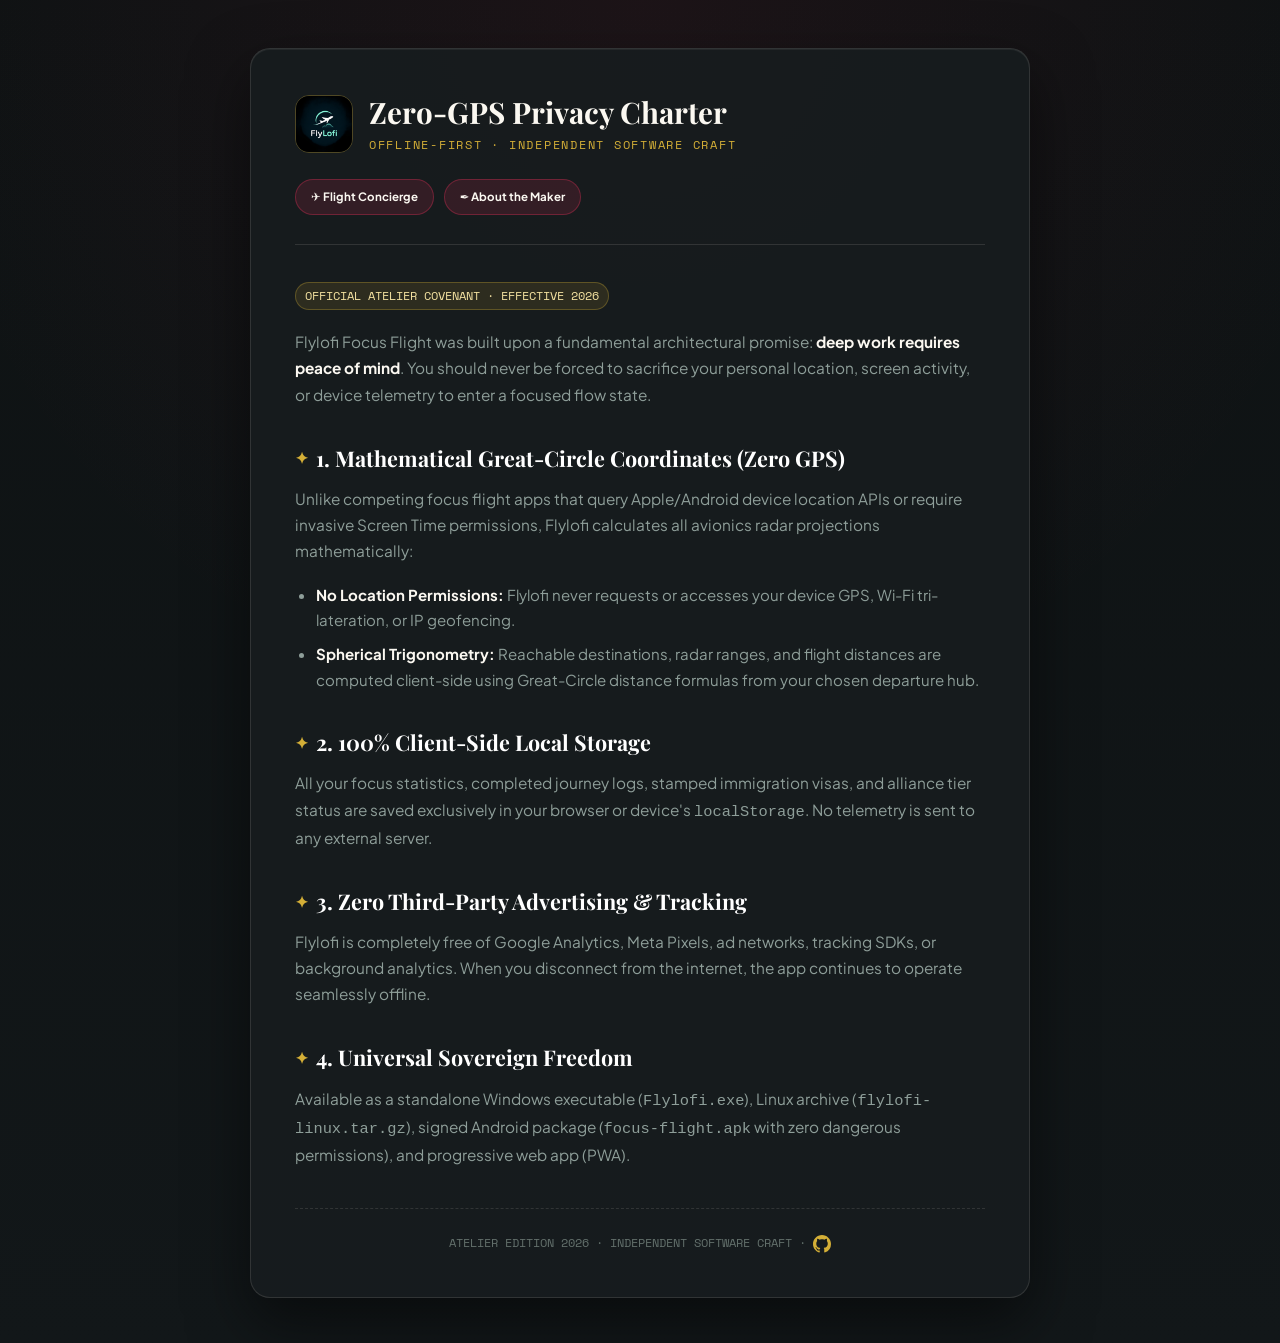
<file: focus-flight/privacy.html>
<!DOCTYPE html>
<html lang="en">
<head>
  <meta charset="UTF-8">
  <meta name="viewport" content="width=device-width, initial-scale=1.0">
  <title>Zero-GPS Privacy Charter · Flylofi Focus Flight</title>
  <link rel="icon" type="image/png" href="icon-192.png">
  <link rel="preconnect" href="https://fonts.googleapis.com">
  <link rel="preconnect" href="https://fonts.gstatic.com" crossorigin>
  <link href="https://fonts.googleapis.com/css2?family=Cinzel:wght@700;800&family=Playfair+Display:ital,wght@0,600;0,700;1,400&family=Plus+Jakarta+Sans:wght@400;500;600;700&family=Space+Mono:wght@400;700&display=swap" rel="stylesheet">
  
  <style>
    :root {
      --bg: #101415;
      --card-bg: rgba(23, 29, 31, 0.92);
      --accent: #cb2d50;
      --text: #fbf8f1;
      --text-muted: #8e9e99;
      --border: rgba(214, 206, 194, 0.14);
      --gold: #d4af37;
      --gold-light: #f4e2a1;
      --font-display: 'Plus Jakarta Sans', system-ui, sans-serif;
      --font-serif: 'Playfair Display', Georgia, serif;
      --font-crest: 'Cinzel', serif;
      --font-mono: 'Space Mono', monospace;
    }
    * { box-sizing: border-box; margin: 0; padding: 0; }
    body {
      background-color: var(--bg);
      background-image: 
        radial-gradient(circle at 50% 0%, rgba(203, 45, 80, 0.08) 0%, transparent 50%),
        linear-gradient(180deg, #0e1213 0%, #121719 100%);
      color: var(--text);
      font-family: var(--font-display);
      line-height: 1.7;
      padding: 3rem 1.5rem;
      display: flex;
      justify-content: center;
      -webkit-font-smoothing: antialiased;
    }
    .container {
      max-width: 780px;
      width: 100%;
      background: var(--card-bg);
      border: 1px solid var(--border);
      border-radius: 20px;
      padding: clamp(24px, 4vw, 44px);
      box-shadow: 0 24px 60px rgba(0, 0, 0, 0.5), inset 0 1px 0 rgba(255, 255, 255, 0.06);
    }
    header {
      display: flex;
      align-items: center;
      justify-content: space-between;
      gap: 1.5rem;
      margin-bottom: 2.2rem;
      border-bottom: 1px solid var(--border);
      padding-bottom: 1.8rem;
      flex-wrap: wrap;
    }
    .brand-group {
      display: flex;
      align-items: center;
      gap: 1rem;
    }
    header img {
      width: 58px;
      height: 58px;
      border-radius: 14px;
      border: 1px solid rgba(212, 175, 55, 0.3);
    }
    h1 {
      font-family: var(--font-serif);
      font-size: 1.85rem;
      color: var(--text);
      line-height: 1.25;
    }
    .subtitle {
      font-family: var(--font-mono);
      color: var(--gold);
      font-size: 0.78rem;
      letter-spacing: 0.14em;
      text-transform: uppercase;
      margin-top: 4px;
    }
    .nav-links {
      display: flex;
      gap: 10px;
    }
    .nav-btn {
      display: inline-flex;
      align-items: center;
      gap: 6px;
      padding: 7px 15px;
      border-radius: 999px;
      font-size: 11.5px;
      font-weight: 700;
      text-decoration: none;
      color: #fbf8f1;
      background: rgba(203, 45, 80, 0.16);
      border: 1px solid rgba(203, 45, 80, 0.4);
      transition: all 0.2s ease;
    }
    .nav-btn:hover {
      background: rgba(203, 45, 80, 0.28);
      border-color: var(--accent);
      transform: translateY(-1px);
    }
    h2 {
      font-family: var(--font-serif);
      font-size: 1.35rem;
      color: #fff;
      margin-top: 2rem;
      margin-bottom: 0.6rem;
      display: flex;
      align-items: center;
      gap: 8px;
    }
    h2::before {
      content: "✦";
      color: var(--gold);
      font-size: 1rem;
    }
    p { margin-bottom: 1.1rem; color: var(--text-muted); font-size: 0.96rem; }
    ul { margin-bottom: 1.2rem; padding-left: 1.3rem; }
    li { margin-bottom: 0.5rem; color: var(--text-muted); font-size: 0.94rem; }
    strong { color: var(--text); }
    .badge {
      display: inline-block;
      background: rgba(212, 175, 55, 0.12);
      color: var(--gold-light);
      border: 1px solid rgba(212, 175, 55, 0.3);
      padding: 3px 9px;
      border-radius: 999px;
      font-family: var(--font-mono);
      font-size: 0.75rem;
      margin-bottom: 1.2rem;
    }
    footer {
      margin-top: 2.5rem;
      padding-top: 1.5rem;
      border-top: 1px dashed var(--border);
      font-family: var(--font-mono);
      font-size: 0.75rem;
      color: #63706c;
      text-align: center;
    }
  </style>
</head>
<body>
  <main class="container">
    <header>
      <div class="brand-group">
        <img src="icon-192.png" alt="Flylofi Logo">
        <div>
          <h1>Zero-GPS Privacy Charter</h1>
          <div class="subtitle">Offline-First · Independent Software Craft</div>
        </div>
      </div>
      <div class="nav-links">
        <a href="index.html" class="nav-btn">✈ Flight Concierge</a>
        <a href="about.html" class="nav-btn">✒️ About the Maker</a>
      </div>
    </header>

    <div class="badge">OFFICIAL ATELIER COVENANT · EFFECTIVE 2026</div>

    <p>Flylofi Focus Flight was built upon a fundamental architectural promise: <strong>deep work requires peace of mind</strong>. You should never be forced to sacrifice your personal location, screen activity, or device telemetry to enter a focused flow state.</p>

    <h2>1. Mathematical Great-Circle Coordinates (Zero GPS)</h2>
    <p>Unlike competing focus flight apps that query Apple/Android device location APIs or require invasive Screen Time permissions, Flylofi calculates all avionics radar projections mathematically:</p>
    <ul>
      <li><strong>No Location Permissions:</strong> Flylofi never requests or accesses your device GPS, Wi-Fi tri-lateration, or IP geofencing.</li>
      <li><strong>Spherical Trigonometry:</strong> Reachable destinations, radar ranges, and flight distances are computed client-side using Great-Circle distance formulas from your chosen departure hub.</li>
    </ul>

    <h2>2. 100% Client-Side Local Storage</h2>
    <p>All your focus statistics, completed journey logs, stamped immigration visas, and alliance tier status are saved exclusively in your browser or device's <code>localStorage</code>. No telemetry is sent to any external server.</p>

    <h2>3. Zero Third-Party Advertising &amp; Tracking</h2>
    <p>Flylofi is completely free of Google Analytics, Meta Pixels, ad networks, tracking SDKs, or background analytics. When you disconnect from the internet, the app continues to operate seamlessly offline.</p>

    <h2>4. Universal Sovereign Freedom</h2>
    <p>Available as a standalone Windows executable (<code>Flylofi.exe</code>), Linux archive (<code>flylofi-linux.tar.gz</code>), signed Android package (<code>focus-flight.apk</code> with zero dangerous permissions), and progressive web app (PWA).</p>

    <footer>
      ATELIER EDITION 2026 · INDEPENDENT SOFTWARE CRAFT · <a href="https://github.com/SanjithVishnuKS" target="_blank" rel="noopener" title="GitHub Profile" aria-label="GitHub Profile" style="display:inline-flex;vertical-align:middle;color:var(--gold)"><svg class="github-icon" width="18" height="18" viewBox="0 0 24 24" fill="currentColor" aria-hidden="true"><path d="M12 0C5.37 0 0 5.37 0 12c0 5.31 3.435 9.795 8.205 11.385.6.105.825-.255.825-.57 0-.285-.015-1.23-.015-2.235-3.015.555-3.795-.735-4.035-1.41-.135-.345-.72-1.41-1.23-1.695-.42-.225-1.02-.78-.015-.795.945-.015 1.62.87 1.845 1.23 1.08 1.815 2.805 1.305 3.495.99.105-.78.42-1.305.765-1.605-2.67-.3-5.46-1.335-5.46-5.925 0-1.305.465-2.385 1.23-3.225-.12-.3-.54-1.53.12-3.18 0 0 1.005-.315 3.3 1.23.96-.27 1.98-.405 3-.405s2.04.135 3 .405c2.295-1.56 3.3-1.23 3.3-1.23.66 1.65.24 2.88.12 3.18.765.84 1.23 1.905 1.23 3.225 0 4.605-2.805 5.625-5.475 5.925.435.375.81 1.095.81 2.22 0 1.605-.015 2.895-.015 3.3 0 .315.225.69.825.57A12.02 12.02 0 0024 12c0-6.63-5.37-12-12-12z"/></svg></a>
    </footer>
  </main>
</body>
</html>
</file>
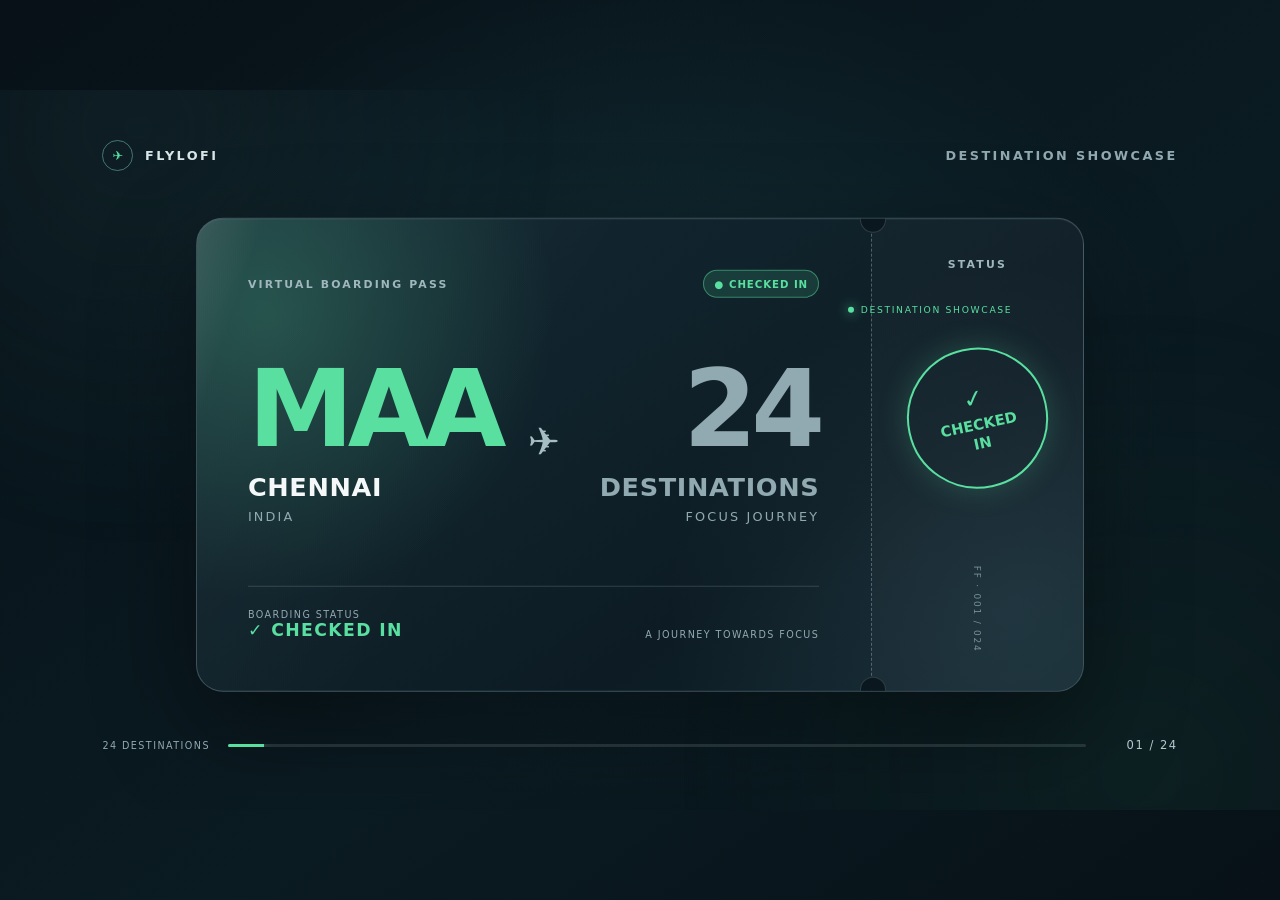
<file: focus-flight/ticket-showcase.html>
<!DOCTYPE html>
<html lang="en">
<head>
<meta charset="utf-8"><meta name="viewport" content="width=device-width, initial-scale=1">
<title>Flylofi — Destination Showcase</title>
<style>
:root{--bg:#071117;--line:rgba(198,220,225,.18);--muted:#91a9b0;--text:#f4f8f8;--green:#59dfa0}
*{box-sizing:border-box}html,body{margin:0;width:100%;height:100%;overflow:hidden}body{display:grid;place-items:center;background:radial-gradient(ellipse at 50% 42%,rgba(28,67,76,.48),transparent 58%),linear-gradient(145deg,#071117,#0b1b22 58%,#071117);color:var(--text);font-family:Inter,ui-sans-serif,system-ui,-apple-system,"Segoe UI",sans-serif}
.stage{width:min(100vw,177.7778vh);height:min(100vh,56.25vw);aspect-ratio:16/9;position:relative;display:grid;place-items:center;padding:5.5%;overflow:hidden}.ambient{position:absolute;inset:-20%;background:radial-gradient(circle at 22% 18%,rgba(67,121,127,.12),transparent 25%),radial-gradient(circle at 78% 82%,rgba(54,137,105,.10),transparent 28%);filter:blur(28px);pointer-events:none}
.header{position:absolute;top:7%;left:8%;right:8%;display:flex;justify-content:space-between;align-items:center;color:#d9e6e8;letter-spacing:.19em;font-size:clamp(10px,1vw,17px);font-weight:750}.brand{display:flex;align-items:center;gap:12px}.brand-mark{width:clamp(24px,2.4vw,40px);aspect-ratio:1;border:1px solid rgba(120,205,178,.5);border-radius:50%;display:grid;place-items:center;color:var(--green);letter-spacing:0}.eyebrow{color:var(--muted);font-weight:600}
.ticket-wrap{width:min(78%,1120px);perspective:1400px;transform:translateY(1%)}.ticket{min-height:clamp(270px,37vw,510px);position:relative;overflow:hidden;display:grid;grid-template-columns:1fr minmax(170px,24%);border:1px solid rgba(206,230,233,.24);border-radius:clamp(18px,2.1vw,32px);background:linear-gradient(120deg,rgba(255,255,255,.035),transparent 38%),linear-gradient(145deg,#142a34,#0d1c24 68%,#10242c);box-shadow:0 36px 100px rgba(0,0,0,.42),inset 0 1px 0 rgba(255,255,255,.06);transition:opacity .32s ease,transform .32s ease}.ticket.enter{opacity:0;transform:translateY(18px) rotateX(3deg) scale(.985)}
.ticket-main{padding:clamp(24px,4vw,58px);display:flex;flex-direction:column;justify-content:space-between}.ticket-top{display:flex;justify-content:space-between;align-items:center;gap:20px}.ticket-label{color:#9fb7bd;letter-spacing:.2em;font-size:clamp(9px,.85vw,14px);font-weight:750}.status{color:var(--green);background:rgba(27,103,73,.24);border:1px solid rgba(89,223,160,.38);padding:.65em 1em;border-radius:999px;font-size:clamp(9px,.8vw,13px);font-weight:800;letter-spacing:.09em;white-space:nowrap}
.route{display:grid;grid-template-columns:1fr auto 1fr;align-items:center;gap:3%;margin:5% 0}.airport-code{font-size:clamp(48px,8.3vw,112px);line-height:.95;letter-spacing:-.055em;font-weight:780}.city{margin-top:12px;font-size:clamp(14px,2vw,27px);font-weight:700;letter-spacing:.025em}.country{color:var(--muted);margin-top:7px;font-size:clamp(10px,1vw,15px);letter-spacing:.17em}.plane{color:#a6bec3;font-size:clamp(24px,3vw,42px);display:grid;place-items:center;padding:0 10px}.ticket-bottom{display:flex;justify-content:space-between;align-items:end;gap:20px;border-top:1px solid var(--line);padding-top:22px}.micro{color:var(--muted);font-size:clamp(8px,.75vw,12px);letter-spacing:.15em}.checked{color:var(--green);font-size:clamp(13px,1.35vw,19px);font-weight:850;letter-spacing:.08em}
.stub{border-left:1px dashed rgba(201,223,226,.32);display:flex;flex-direction:column;justify-content:space-between;align-items:center;padding:clamp(20px,3vw,42px) 16px;background:rgba(255,255,255,.018);position:relative}.stub:before,.stub:after{content:"";position:absolute;left:-12px;width:24px;height:24px;border-radius:50%;background:#0a171e;border:1px solid rgba(206,230,233,.18)}.stub:before{top:-12px}.stub:after{bottom:-12px}.stamp{width:clamp(88px,11vw,150px);aspect-ratio:1;border:2px solid rgba(89,223,160,.8);border-radius:50%;display:grid;place-items:center;text-align:center;color:var(--green);font-size:clamp(10px,1.15vw,16px);font-weight:900;line-height:1.3;transform:rotate(-12deg);box-shadow:0 0 30px rgba(89,223,160,.08)}.stamp span{display:block;font-size:1.65em}.serial{color:#789198;font-size:clamp(8px,.7vw,11px);letter-spacing:.2em;writing-mode:vertical-rl}
.progress{position:absolute;left:8%;right:8%;bottom:8%;display:flex;align-items:center;gap:18px}.progress-track{height:3px;background:rgba(211,231,233,.13);flex:1;border-radius:10px;overflow:hidden}.progress-fill{height:100%;width:0%;background:var(--green);box-shadow:0 0 12px rgba(89,223,160,.6)}.counter{color:#b5c8cc;font-size:clamp(10px,.9vw,14px);letter-spacing:.13em;min-width:74px;text-align:right}.controls{position:absolute;right:8%;bottom:12%;display:flex;gap:8px;opacity:.65}button{border:1px solid rgba(200,225,228,.22);color:#dce9ea;background:rgba(12,29,37,.7);border-radius:999px;padding:8px 13px;font:inherit;cursor:pointer}button:hover{border-color:rgba(89,223,160,.65);color:var(--green)}
@media(max-aspect-ratio:4/3){.ticket-wrap{width:90%}.ticket{grid-template-columns:1fr 22%}.ticket-main{padding:4%}.stub{padding:4% 8px}}
</style><link rel="stylesheet" href="ticket-enhancements.css"></head>
<body><main class="stage" aria-label="Focus Flight destination ticket showcase"><div class="ambient"></div>
<header class="header"><div class="brand"><span class="brand-mark">✈</span><span>FLYLOFI</span></div><span class="eyebrow">DESTINATION SHOWCASE</span></header>
<section class="ticket-wrap"><article class="ticket" id="ticket"><span class="destination-badge" id="destinationBadge">DESTINATION LOCKED</span><div class="ticket-main"><div class="ticket-top"><span class="ticket-label">VIRTUAL BOARDING PASS</span><span class="status">● CHECKED IN</span></div>
<div class="route"><div><div class="airport-code" id="code">MAA</div><div class="city" id="city">CHENNAI</div><div class="country" id="country">INDIA</div></div><div class="plane">✈</div><div style="text-align:right"><div class="airport-code" style="color:#91a9b0">24</div><div class="city" style="color:#91a9b0">DESTINATIONS</div><div class="country">FOCUS JOURNEY</div></div></div>
<div class="ticket-bottom"><div><div class="micro">BOARDING STATUS</div><div class="checked">✓ CHECKED IN</div></div><div class="micro">A JOURNEY TOWARDS FOCUS</div></div></div>
<aside class="stub"><div class="ticket-label">STATUS</div><div class="stamp"><div><span>✓</span>CHECKED<br>IN</div></div><div class="serial" id="serial">FF · 001 / 024</div></aside></article></section>
<div class="progress"><div class="micro">24 DESTINATIONS</div><div class="progress-track"><div class="progress-fill" id="progressFill"></div></div><div class="counter" id="counter">01 / 24</div></div>
 </main>
<script>
const destinations=[
["Chennai","MAA","INDIA"],["Mumbai","BOM","INDIA"],["New Delhi","DEL","INDIA"],["Bengaluru","BLR","INDIA"],["Hyderabad","HYD","INDIA"],["Singapore","SIN","SINGAPORE"],["Bangkok","BKK","THAILAND"],["Hong Kong","HKG","HONG KONG"],["Seoul","ICN","SOUTH KOREA"],["Tokyo","NRT","JAPAN"],["Sydney","SYD","AUSTRALIA"],["Melbourne","MEL","AUSTRALIA"],["Dubai","DXB","UAE"],["Doha","DOH","QATAR"],["London","LHR","UNITED KINGDOM"],["Amsterdam","AMS","NETHERLANDS"],["Paris","CDG","FRANCE"],["Frankfurt","FRA","GERMANY"],["Istanbul","IST","TÜRKIYE"],["New York","JFK","USA"],["San Francisco","SFO","USA"],["Los Angeles","LAX","USA"],["Chicago","ORD","USA"],["Toronto","YYZ","CANADA"]];
const ticket=document.getElementById('ticket'),code=document.getElementById('code'),city=document.getElementById('city'),country=document.getElementById('country'),serial=document.getElementById('serial'),counter=document.getElementById('counter'),progressFill=document.getElementById('progressFill'),destinationBadge=document.getElementById('destinationBadge');const params=new URLSearchParams(location.search),requested=params.get('destination');const palette={MAA:['#59dfa0','rgba(89,223,160,.22)'],BOM:['#f0b36f','rgba(240,179,111,.22)'],DEL:['#e4cf82','rgba(228,207,130,.22)'],BLR:['#7ed9c1','rgba(126,217,193,.22)'],HYD:['#e88d9a','rgba(232,141,154,.22)'],SIN:['#66d4e5','rgba(102,212,229,.22)'],BKK:['#f29a73','rgba(242,154,115,.22)'],HKG:['#e86f82','rgba(232,111,130,.22)'],ICN:['#8cb3f0','rgba(140,179,240,.22)'],NRT:['#f09bb7','rgba(240,155,183,.22)'],SYD:['#78c9e6','rgba(120,201,230,.22)'],MEL:['#d3a6ef','rgba(211,166,239,.22)'],DXB:['#e8c278','rgba(232,194,120,.22)'],DOH:['#a4d5c3','rgba(164,213,195,.22)'],LHR:['#91b9e8','rgba(145,185,232,.22)'],AMS:['#e79b75','rgba(231,155,117,.22)'],CDG:['#b8a8eb','rgba(184,168,235,.22)'],FRA:['#b6d59a','rgba(182,213,154,.22)'],IST:['#f08f78','rgba(240,143,120,.22)'],JFK:['#8bd0d1','rgba(139,208,209,.22)'],SFO:['#d6b477','rgba(214,180,119,.22)'],LAX:['#e89d75','rgba(232,157,117,.22)'],ORD:['#99b6dc','rgba(153,182,220,.22)'],YYZ:['#e9a1bd','rgba(233,161,189,.22)']};let index=Math.max(0,destinations.findIndex((destination)=>destination[1]===requested));if(index<0)index=0;let startTime=null,raf=null;const locked=Boolean(requested),CARD_MS=2000,TOTAL_MS=destinations.length*CARD_MS;
function showDestination(i){const [name,airport,nation]=destinations[i];const colors=palette[airport]||palette.MAA;document.body.style.setProperty('--city-accent',colors[0]);document.body.style.setProperty('--city-glow',colors[1]);destinationBadge.textContent=locked?`${name.toUpperCase()} · SELECTED`:'DESTINATION SHOWCASE';ticket.classList.add('enter');setTimeout(()=>{city.textContent=name.toUpperCase();code.textContent=airport;country.textContent=nation;serial.textContent=`FF · ${String(i+1).padStart(3,'0')} / 024`;counter.textContent=`${String(i+1).padStart(2,'0')} / 24`;progressFill.style.width=`${((i+1)/destinations.length)*100}%`;ticket.classList.remove('enter')},180)}
function tick(now){if(startTime===null)startTime=now;const elapsed=now-startTime,next=Math.min(Math.floor(elapsed/CARD_MS),destinations.length-1);if(next!==index){index=next;showDestination(index)}if(elapsed<TOTAL_MS)raf=requestAnimationFrame(tick);else progressFill.style.width='100%'}
function replay(){if(raf)cancelAnimationFrame(raf);if(locked){showDestination(index);return}index=0;startTime=null;showDestination(0);progressFill.style.width='0%';counter.textContent='01 / 24';raf=requestAnimationFrame(tick)}
showDestination(index);if(!locked)raf=requestAnimationFrame(tick);
</script></body></html>
</file>
<file: styles.css>
:root {
  --ink: #17211d;
  --muted: #78827d;
  --line: #e4e9e5;
  --paper: #f7f9f6;
  --panel: #ffffff;
  --sidebar: #101513;
  --sidebar-muted: #8d9993;
  --mint: #78d3a5;
  --mint-dark: #287d58;
  --orange: #e69a63;
  --blue: #76a3d8;
  --teal: #56b5aa;
  --shadow: 0 10px 24px rgba(27, 44, 35, .045);
}
* { box-sizing: border-box; }
body { margin: 0; background: var(--paper); color: var(--ink); font-family: "DM Sans", sans-serif; font-size: 13px; }
button, input { font: inherit; }
button { cursor: pointer; }
.app-shell { min-height: 100vh; display: flex; }
.sidebar { width: 248px; background: var(--sidebar); color: #eef5f0; display: flex; flex-direction: column; padding: 27px 15px 20px; flex-shrink: 0; }
.brand-lockup { display: flex; align-items: center; gap: 11px; padding: 0 13px 28px; }
.brand-mark { width: 25px; height: 25px; display: flex; align-items: flex-end; gap: 3px; }
.brand-mark span { display: block; width: 6px; border-radius: 2px 2px 0 0; background: var(--mint); }
.brand-mark span:nth-child(1) { height: 12px; opacity: .65; }.brand-mark span:nth-child(2) { height: 20px; }.brand-mark span:nth-child(3) { height: 16px; opacity: .8; }
.brand-name { font: 700 15px "Space Grotesk", sans-serif; letter-spacing: 3px; }.brand-caption { font-size: 8px; color: #6f7e76; letter-spacing: 2px; margin-top: 3px; }
.server-picker { border: 1px solid #29342f; background: #17201c; border-radius: 6px; padding: 11px 10px; display: flex; align-items: center; gap: 9px; margin: 0 4px 27px; }.server-dot { width: 7px; height: 7px; background: var(--mint); box-shadow: 0 0 0 4px rgba(120,211,165,.12); border-radius: 50%; }.server-picker-copy { display: flex; flex-direction: column; min-width: 0; flex: 1; }.server-picker-copy span { color: #7d8b84; font-size: 10px; margin-bottom: 3px; }.server-picker-copy strong { font-size: 11px; font-weight: 600; white-space: nowrap; }.chevron { color: #708078; font-size: 16px; }
.main-nav { display: flex; flex-direction: column; gap: 3px; }.nav-label { color: #63716a; font-size: 9px; letter-spacing: 1.6px; text-transform: uppercase; padding: 0 13px 9px; }.second-label { margin-top: 27px; }.nav-item { border: 0; background: transparent; color: var(--sidebar-muted); text-align: left; height: 38px; border-radius: 5px; padding: 0 12px; display: flex; align-items: center; gap: 12px; font-size: 12px; transition: background .2s, color .2s; }.nav-item:hover { background: #19231f; color: #dce8e1; }.nav-item.active { background: #20342b; color: #edfff4; box-shadow: inset 3px 0 0 var(--mint); }.nav-icon { color: #84948b; width: 14px; text-align: center; font-size: 16px; }.nav-item.active .nav-icon { color: var(--mint); }.nav-count { margin-left: auto; font-size: 10px; color: #6d8076; background: #1c2822; min-width: 22px; text-align: center; padding: 3px 5px; border-radius: 9px; }.alert-count { color: #efb18a; background: #38281f; }
.sidebar-footer { margin-top: auto; }.connection-card { margin: 0 5px 21px; padding: 13px 11px 12px; border-top: 1px solid #29342f; border-bottom: 1px solid #29342f; }.connection-header { font-size: 11px; color: #c9d8d0; display: flex; align-items: center; gap: 7px; }.pulse, .footer-dot { width: 6px; height: 6px; background: var(--mint); display: inline-block; border-radius: 50%; }.connection-detail { font-size: 10px; color: #65756c; margin-top: 11px; display: flex; justify-content: space-between; }.connection-detail strong { color: #a8b7ae; font-weight: 500; }.connection-bar { height: 3px; background: #26342d; margin-top: 10px; border-radius: 3px; }.connection-bar span { display: block; width: 73%; height: 100%; background: var(--mint); border-radius: 3px; }.profile-row { display: flex; align-items: center; gap: 9px; padding: 0 9px; }.avatar { background: #c9a78a; color: #382d24; width: 28px; height: 28px; border-radius: 50%; display: grid; place-items: center; font-size: 9px; font-weight: 700; }.profile-copy { display: flex; flex-direction: column; gap: 2px; flex: 1; }.profile-copy strong { font-size: 11px; font-weight: 600; }.profile-copy span { font-size: 10px; color: #75847b; }.profile-menu { color: #738178; letter-spacing: 2px; }
.main-content { flex: 1; min-width: 0; }.topbar { height: 69px; background: rgba(255,255,255,.82); border-bottom: 1px solid var(--line); display: flex; align-items: center; justify-content: space-between; padding: 0 42px; }.breadcrumb { color: #97a09b; font-size: 11px; display: flex; gap: 10px; }.breadcrumb b { color: #c5ccc7; font-weight: 400; }.breadcrumb strong { color: var(--ink); font-weight: 600; }.top-actions { display: flex; align-items: center; gap: 15px; }.status-pill { color: #397b5e; background: #edf8f1; font-size: 11px; padding: 7px 10px; border-radius: 4px; display: flex; gap: 7px; align-items: center; }.status-dot { width: 6px; height: 6px; background: var(--mint-dark); border-radius: 50%; }.icon-button { border: 0; background: transparent; color: #718078; position: relative; font-size: 17px; padding: 5px; }.notification-dot { width: 4px; height: 4px; position: absolute; right: 3px; top: 3px; border-radius: 50%; background: var(--orange); }.refresh-button { border: 1px solid var(--line); border-radius: 4px; background: white; color: #46534c; padding: 7px 11px; font-size: 11px; display: flex; gap: 7px; align-items: center; }.refresh-icon { font-size: 16px; color: var(--mint-dark); }
.content-wrap { padding: 33px 42px 25px; max-width: 1500px; margin: 0 auto; }.page-heading { display: flex; align-items: flex-end; justify-content: space-between; gap: 20px; margin-bottom: 30px; }.eyebrow { color: #9aa39e; font-size: 9px; letter-spacing: 1.4px; font-weight: 600; }.eyebrow-line { display: inline-block; vertical-align: middle; width: 24px; height: 1px; background: #cbd4ce; margin: 0 5px; }.page-heading h1 { font: 600 29px "Space Grotesk", sans-serif; letter-spacing: -.7px; margin: 10px 0 6px; }.page-heading p { color: var(--muted); margin: 0; font-size: 13px; }.heading-actions { display: flex; gap: 9px; }.button { border-radius: 4px; padding: 10px 13px; font-size: 11px; display: flex; align-items: center; gap: 8px; }.secondary-button { color: #526059; border: 1px solid var(--line); background: white; }.primary-button { background: var(--ink); color: white; border: 1px solid var(--ink); }.primary-button span { color: var(--mint); font-size: 17px; line-height: 10px; }
.metric-grid { display: grid; grid-template-columns: repeat(4, minmax(0, 1fr)); gap: 12px; margin-bottom: 14px; }.metric-card { background: var(--panel); border: 1px solid var(--line); box-shadow: var(--shadow); min-height: 160px; padding: 17px 18px 14px; position: relative; overflow: hidden; border-top: 2px solid var(--mint); }.accent-orange { border-top-color: var(--orange); }.accent-teal { border-top-color: var(--teal); }.accent-blue { border-top-color: var(--blue); }.metric-top { display: flex; align-items: center; justify-content: space-between; color: #748078; }.metric-label { font-size: 11px; }.metric-icon { font-size: 17px; color: #a9b5ae; }.accent-green .metric-icon, .accent-green .trend { color: var(--mint-dark); }.accent-orange .metric-icon { color: var(--orange); }.accent-teal .metric-icon { color: var(--teal); }.accent-blue .metric-icon { color: var(--blue); }.metric-value { font: 600 28px "Space Grotesk", sans-serif; margin-top: 17px; letter-spacing: -.7px; }.metric-unit { font: 500 12px "DM Sans", sans-serif; color: #8c9791; letter-spacing: 0; }.metric-foot { display: flex; align-items: center; gap: 7px; color: #a1aaa5; font-size: 10px; margin-top: 4px; }.trend { font-weight: 600; }.trend.neutral { color: var(--orange); }.sparkline { height: 24px; display: flex; align-items: flex-end; gap: 3px; position: absolute; bottom: 14px; right: 17px; left: 18px; opacity: .7; }.sparkline i { flex: 1; display: block; background: var(--mint); border-radius: 2px 2px 0 0; height: 30%; }.sparkline i:nth-child(2) { height: 45%; }.sparkline i:nth-child(3) { height: 38%; }.sparkline i:nth-child(4) { height: 60%; }.sparkline i:nth-child(5) { height: 52%; }.sparkline i:nth-child(6) { height: 70%; }.sparkline i:nth-child(7) { height: 58%; }.sparkline i:nth-child(8) { height: 74%; }.sparkline i:nth-child(9) { height: 63%; }.sparkline i:nth-child(10) { height: 78%; }.sparkline i:nth-child(11) { height: 70%; }.sparkline i:nth-child(12) { height: 88%; }.sparkline i:nth-child(13) { height: 77%; }.sparkline i:nth-child(14) { height: 93%; }.sparkline i:nth-child(15) { height: 84%; }.sparkline i:nth-child(16) { height: 100%; }.sparkline i:nth-child(17) { height: 90%; }.sparkline i:nth-child(18) { height: 100%; }.orange-spark i { background: var(--orange); }.progress-track { height: 4px; background: #e8efeb; border-radius: 4px; position: absolute; bottom: 20px; left: 18px; right: 18px; }.progress-track span { display: block; height: 100%; background: var(--teal); border-radius: 4px; }.network-bars { height: 26px; display: flex; align-items: flex-end; gap: 4px; position: absolute; bottom: 14px; left: 18px; right: 18px; }.network-bars i { flex: 1; background: var(--blue); opacity: .7; height: 35%; border-radius: 2px 2px 0 0; }.network-bars i:nth-child(2n) { height: 58%; }.network-bars i:nth-child(3n) { height: 42%; }.network-bars i:nth-child(4n) { height: 78%; }.network-bars i:nth-child(5n) { height: 92%; }
.dashboard-grid { display: grid; grid-template-columns: minmax(0, 1.6fr) minmax(330px, .9fr); gap: 14px; margin-bottom: 14px; }.panel { background: var(--panel); border: 1px solid var(--line); box-shadow: var(--shadow); }.panel-heading { display: flex; align-items: flex-start; justify-content: space-between; gap: 20px; padding: 19px 21px 0; }.panel-heading h2 { font: 600 14px "Space Grotesk", sans-serif; margin: 0 0 5px; letter-spacing: -.15px; }.panel-heading p { margin: 0; color: #969f9a; font-size: 11px; }.segmented-control { display: flex; gap: 2px; background: #f2f5f2; padding: 3px; border-radius: 4px; }.segment { border: 0; background: transparent; color: #909b94; font-size: 10px; padding: 5px 8px; border-radius: 3px; }.segment.active { background: white; color: var(--ink); box-shadow: 0 1px 3px rgba(0,0,0,.08); }.chart-wrap { display: flex; padding: 25px 20px 0 10px; height: 236px; }.y-axis { width: 37px; display: flex; flex-direction: column; justify-content: space-between; padding-bottom: 25px; color: #a7afaa; font-size: 9px; text-align: right; }.chart-area { position: relative; flex: 1; }.grid-lines { position: absolute; inset: 0 0 25px; display: flex; flex-direction: column; justify-content: space-between; }.grid-lines i { display: block; height: 1px; background: #edf1ed; }.chart-svg { position: absolute; inset: 0 0 25px; width: 100%; height: calc(100% - 25px); overflow: visible; }.line-green, .line-orange { fill: none; stroke-width: 2; vector-effect: non-scaling-stroke; }.line-green { stroke: var(--mint); }.line-orange { stroke: var(--orange); stroke-dasharray: 4 3; }.area-green { fill: url(#fillGreen); }.area-orange { fill: url(#fillOrange); }.x-axis { position: absolute; bottom: 0; left: 0; right: 0; display: flex; justify-content: space-between; color: #a7afaa; font-size: 9px; }.chart-legend { border-top: 1px solid #eef2ef; margin: 0 20px; padding: 13px 0 16px; display: flex; gap: 18px; color: #7d8981; font-size: 10px; }.chart-legend span { display: flex; align-items: center; gap: 6px; }.legend-dot { width: 7px; height: 7px; display: inline-block; border-radius: 50%; }.legend-dot.green { background: var(--mint); }.legend-dot.orange { background: var(--orange); }.chart-updated { margin-left: auto; color: #adb5b0; }.text-button { border: 0; background: transparent; color: #3e8462; font-size: 11px; padding: 0; white-space: nowrap; }.text-button span { font-size: 16px; margin-left: 4px; vertical-align: -1px; }.activity-list { padding: 11px 21px 12px; }.activity-item { display: flex; align-items: center; gap: 10px; padding: 13px 0; border-bottom: 1px solid #eef2ef; }.activity-item:last-child { border-bottom: 0; }.activity-icon { width: 24px; height: 24px; border-radius: 50%; display: grid; place-items: center; font-size: 12px; flex-shrink: 0; }.activity-icon.success { color: #397b5e; background: #eaf6ee; }.activity-icon.warning { color: #b7743e; background: #fdf2e9; }.activity-icon.neutral { color: #71817a; background: #eef2ef; }.activity-copy { display: flex; flex-direction: column; gap: 4px; flex: 1; min-width: 0; }.activity-copy strong { font-size: 11px; font-weight: 600; white-space: nowrap; overflow: hidden; text-overflow: ellipsis; }.activity-copy span { color: #9aa49e; font-size: 10px; }.activity-copy b { font-weight: 400; color: #c6cdc8; margin: 0 3px; }.activity-item time { color: #a5aea9; font-size: 9px; white-space: nowrap; }
.services-panel { margin-bottom: 16px; }.service-heading { padding-bottom: 17px; align-items: center; }.service-actions { display: flex; gap: 10px; align-items: center; }.search-box { display: flex; align-items: center; border: 1px solid var(--line); border-radius: 4px; padding: 0 9px; height: 30px; gap: 6px; color: #9da8a1; }.search-box input { border: 0; outline: 0; width: 130px; font-size: 10px; color: var(--ink); }.search-box input::placeholder { color: #aeb7b1; }.table-button { border-left: 1px solid var(--line); padding-left: 15px; }.table-scroll { overflow-x: auto; } table { width: 100%; border-collapse: collapse; min-width: 760px; } th { background: #fafbfa; color: #9aa49e; font-size: 9px; font-weight: 600; letter-spacing: .5px; text-align: left; text-transform: uppercase; padding: 10px 21px; border-top: 1px solid #eef2ef; border-bottom: 1px solid #eef2ef; } td { padding: 13px 21px; border-bottom: 1px solid #eef2ef; color: #5e6b63; font-size: 11px; white-space: nowrap; } .service-name { display: flex; align-items: center; gap: 10px; }.service-symbol { width: 26px; height: 26px; display: grid; place-items: center; background: #edf5f0; color: #4a9b70; border-radius: 4px; font-size: 15px; }.service-name span:last-child { display: flex; flex-direction: column; gap: 3px; }.service-name strong { color: var(--ink); font-weight: 600; }.service-name small { color: #a0aaa4; font-size: 9px; }.table-status { display: inline-flex; gap: 6px; align-items: center; font-size: 10px; }.table-status i { width: 6px; height: 6px; border-radius: 50%; }.table-status.healthy { color: #4d8968; }.table-status.healthy i { background: var(--mint); }.table-status.warning { color: #b77843; }.table-status.warning i { background: var(--orange); }.row-menu { border: 0; color: #89958e; background: transparent; letter-spacing: 2px; }.table-footer { display: flex; justify-content: space-between; padding: 14px 21px; color: #9aa49e; font-size: 10px; }.table-footer strong { color: #59665e; font-weight: 600; }.page-footer { display: flex; justify-content: space-between; color: #abb3ae; font-size: 10px; padding: 2px 3px; }.page-footer span { display: flex; gap: 6px; align-items: center; }.footer-dot { width: 5px; height: 5px; }
.toast { position: fixed; right: 26px; bottom: 24px; background: var(--ink); color: white; padding: 11px 14px; border-radius: 5px; box-shadow: 0 8px 25px rgba(0,0,0,.18); display: flex; align-items: center; gap: 9px; font-size: 11px; transform: translateY(90px); opacity: 0; transition: transform .25s ease, opacity .25s ease; z-index: 20; }.toast.show { transform: translateY(0); opacity: 1; }.toast-icon { color: var(--mint); }
.media-workspace[hidden] { display: none; }.media-hero { display: flex; justify-content: space-between; align-items: flex-end; gap: 20px; margin-bottom: 27px; }.media-hero h1 { font: 600 29px "Space Grotesk", sans-serif; letter-spacing: -.7px; margin: 10px 0 6px; }.media-hero p { color: var(--muted); margin: 0; font-size: 13px; }.media-hero-actions { display: flex; gap: 9px; }.media-toolbar { display: flex; justify-content: space-between; align-items: center; padding: 12px 15px; background: #eef4ef; border: 1px solid #dfe9e1; border-radius: 5px 5px 0 0; }.media-breadcrumb { display: flex; gap: 9px; align-items: center; color: #9aa59e; font-size: 11px; }.media-breadcrumb strong { color: #466454; font-weight: 600; }.crumb-home { color: #4a9b70; font-size: 15px; }.media-toolbar-actions { display: flex; gap: 7px; align-items: center; }.media-view { border: 0; background: transparent; color: #94a099; padding: 5px 7px; border-radius: 3px; }.media-view.active { color: #397b5e; background: white; box-shadow: 0 1px 3px rgba(0,0,0,.06); }.media-layout { display: grid; grid-template-columns: 196px minmax(0, 1fr); min-height: 480px; border: 1px solid var(--line); border-top: 0; background: white; box-shadow: var(--shadow); }.media-sidebar { padding: 19px 12px; border-right: 1px solid var(--line); }.media-sidebar-title { text-transform: uppercase; color: #9ca69f; font-size: 9px; letter-spacing: 1px; padding: 0 10px 10px; }.media-filter { display: flex; align-items: center; gap: 9px; width: 100%; border: 0; background: transparent; color: #7d8981; font-size: 11px; text-align: left; padding: 9px 10px; border-radius: 4px; }.media-filter span { color: #a4aea7; width: 14px; text-align: center; }.media-filter b { margin-left: auto; color: #a6b0aa; font-size: 10px; font-weight: 500; }.media-filter.active { color: #397b5e; background: #edf7f0; }.media-filter.active span, .media-filter.active b { color: #4e9a6d; }.storage-meter { border-top: 1px solid var(--line); margin-top: 23px; padding: 18px 10px 0; }.storage-meter > div:first-child { display: flex; flex-direction: column; gap: 5px; }.storage-meter span { color: #9ba59f; font-size: 10px; }.storage-meter strong { color: #4b5c53; font: 600 15px "Space Grotesk", sans-serif; }.storage-meter small { color: #a4aea8; font: 400 10px "DM Sans", sans-serif; }.storage-meter-track { height: 5px; background: #edf1ed; border-radius: 5px; margin: 13px 0 8px; overflow: hidden; }.storage-meter-track i { display: block; width: 24%; height: 100%; border-radius: 5px; background: var(--mint); }.storage-meter p { color: #9da8a0; font-size: 9px; margin: 0; }.media-files { min-width: 0; }.media-summary { height: 51px; padding: 0 20px; display: flex; align-items: center; justify-content: space-between; border-bottom: 1px solid #eef2ef; color: #9ca69f; font-size: 10px; }.media-summary > span:first-child { color: #5c6e63; font-weight: 600; }.media-summary strong { color: #62726a; font-weight: 600; }.media-file-row { display: grid; grid-template-columns: 42px minmax(210px, 1fr) 120px 105px 78px; align-items: center; gap: 13px; min-height: 78px; padding: 11px 20px; border-bottom: 1px solid #eef2ef; }.file-thumb { width: 40px; height: 40px; display: grid; place-items: center; border-radius: 4px; position: relative; font-size: 16px; }.file-thumb small { position: absolute; bottom: 2px; right: 3px; font-size: 7px; font-weight: 700; }.video-thumb { color: #b5734a; background: #fff1e8; }.audio-thumb { color: #4f8e82; background: #e8f5f0; }.image-thumb { color: #6a8fba; background: #eaf1f8; }.file-info { display: flex; flex-direction: column; gap: 5px; min-width: 0; }.file-info strong { color: #27382f; font-size: 11px; font-weight: 600; white-space: nowrap; overflow: hidden; text-overflow: ellipsis; }.file-info span { color: #9da7a1; font-size: 9px; white-space: nowrap; overflow: hidden; text-overflow: ellipsis; }.file-info b { color: #c1c9c4; font-weight: 400; margin: 0 4px; }.file-modified, .file-access { color: #909d95; font-size: 9px; }.file-action { justify-self: end; border: 1px solid #dbe8de; background: #f5faf6; color: #44805e; border-radius: 3px; padding: 6px 8px; font-size: 9px; }.media-file-row[hidden] { display: none; }
@media (max-width: 1100px) { .sidebar { width: 214px; }.topbar, .content-wrap { padding-left: 25px; padding-right: 25px; }.metric-grid { grid-template-columns: repeat(2, 1fr); }.dashboard-grid { grid-template-columns: 1fr; } }
@media (max-width: 700px) { .sidebar { width: 60px; padding: 20px 8px; }.brand-lockup { padding: 0 9px 28px; }.brand-lockup > div:last-child, .server-picker-copy, .chevron, .nav-label, .nav-count, .connection-card, .profile-copy, .profile-menu { display: none; }.server-picker { justify-content: center; margin: 0 0 20px; padding: 12px 0; }.nav-item { justify-content: center; padding: 0; }.nav-icon { font-size: 17px; }.profile-row { justify-content: center; padding: 0; }.topbar { height: 58px; padding: 0 16px; }.breadcrumb span, .breadcrumb b { display: none; }.top-actions { gap: 8px; }.status-pill { font-size: 0; padding: 9px; }.status-pill .status-dot { margin: 0; }.top-actions .icon-button:nth-of-type(2) { display: none; }.refresh-button { font-size: 0; padding: 7px 9px; }.refresh-icon { font-size: 17px; }.content-wrap { padding: 23px 14px; }.page-heading { align-items: flex-start; flex-direction: column; margin-bottom: 23px; }.page-heading h1, .media-hero h1 { font-size: 25px; }.heading-actions, .media-hero-actions { width: 100%; }.heading-actions .button, .media-hero-actions .button { flex: 1; justify-content: center; }.metric-grid { gap: 9px; }.metric-card { min-height: 145px; padding: 14px; }.metric-value { font-size: 23px; margin-top: 13px; }.dashboard-grid { gap: 9px; }.panel-heading { padding-left: 15px; padding-right: 15px; }.resource-panel .panel-heading { align-items: flex-start; flex-direction: column; gap: 12px; }.chart-wrap { padding-right: 12px; }.chart-legend { margin: 0 14px; }.chart-updated { display: none; }.service-heading { align-items: flex-start; flex-direction: column; }.service-actions { width: 100%; }.search-box { flex: 1; }.search-box input { width: 100%; }.table-footer { padding-left: 15px; padding-right: 15px; }.page-footer { gap: 8px; flex-direction: column; padding-top: 3px; }.media-toolbar, .media-hero { align-items: flex-start; flex-direction: column; }.media-toolbar-actions { width: 100%; }.media-toolbar-actions .search-box { flex: 1; }.media-layout { grid-template-columns: 1fr; }.media-sidebar { border-right: 0; border-bottom: 1px solid var(--line); padding-bottom: 10px; }.storage-meter { display: none; }.media-file-row { grid-template-columns: 40px minmax(0, 1fr) 68px; gap: 10px; }.file-modified, .file-access { display: none; }.file-action { grid-column: 3; grid-row: 1; }.media-summary { padding: 0 14px; } }
</file>
<file: focus-flight/ticket-enhancements.css>
:root{--city-accent:#cb2d50;--city-glow:rgba(203,45,80,.22)}
.ticket:before{content:"";position:absolute;inset:-25%;background:radial-gradient(circle at 22% 30%,var(--city-glow),transparent 25%),radial-gradient(circle at 78% 72%,rgba(145,196,219,.1),transparent 30%);animation:cityBreath 7s ease-in-out infinite;pointer-events:none}.ticket:after{content:"";position:absolute;top:-20%;left:-20%;width:18%;height:145%;background:linear-gradient(90deg,transparent,rgba(255,255,255,.13),transparent);transform:rotate(18deg);animation:citySweep 8s linear infinite;pointer-events:none}.ticket-main,.stub{position:relative;z-index:1}.status,.checked,.stamp{color:var(--city-accent)}.status{border-color:color-mix(in srgb,var(--city-accent) 48%,transparent);background:color-mix(in srgb,var(--city-accent) 14%,transparent)}.stamp{border-color:var(--city-accent);box-shadow:0 0 30px var(--city-glow)}.route .airport-code:first-child{color:var(--city-accent)}.destination-badge{position:absolute;right:8%;top:18%;z-index:2;color:var(--city-accent);font-size:clamp(8px,.72vw,12px);letter-spacing:.18em;text-transform:uppercase;animation:badgePulse 3s ease-in-out infinite}.destination-badge:before{content:"";display:inline-block;width:6px;height:6px;margin-right:7px;border-radius:50%;background:var(--city-accent);box-shadow:0 0 12px var(--city-accent)}@keyframes cityBreath{0%,100%{transform:scale(1);opacity:.65}50%{transform:scale(1.08);opacity:1}}@keyframes citySweep{0%{left:-24%;opacity:0}18%{opacity:.7}100%{left:122%;opacity:0}}@keyframes badgePulse{0%,100%{opacity:.55}50%{opacity:1}}
</file>
